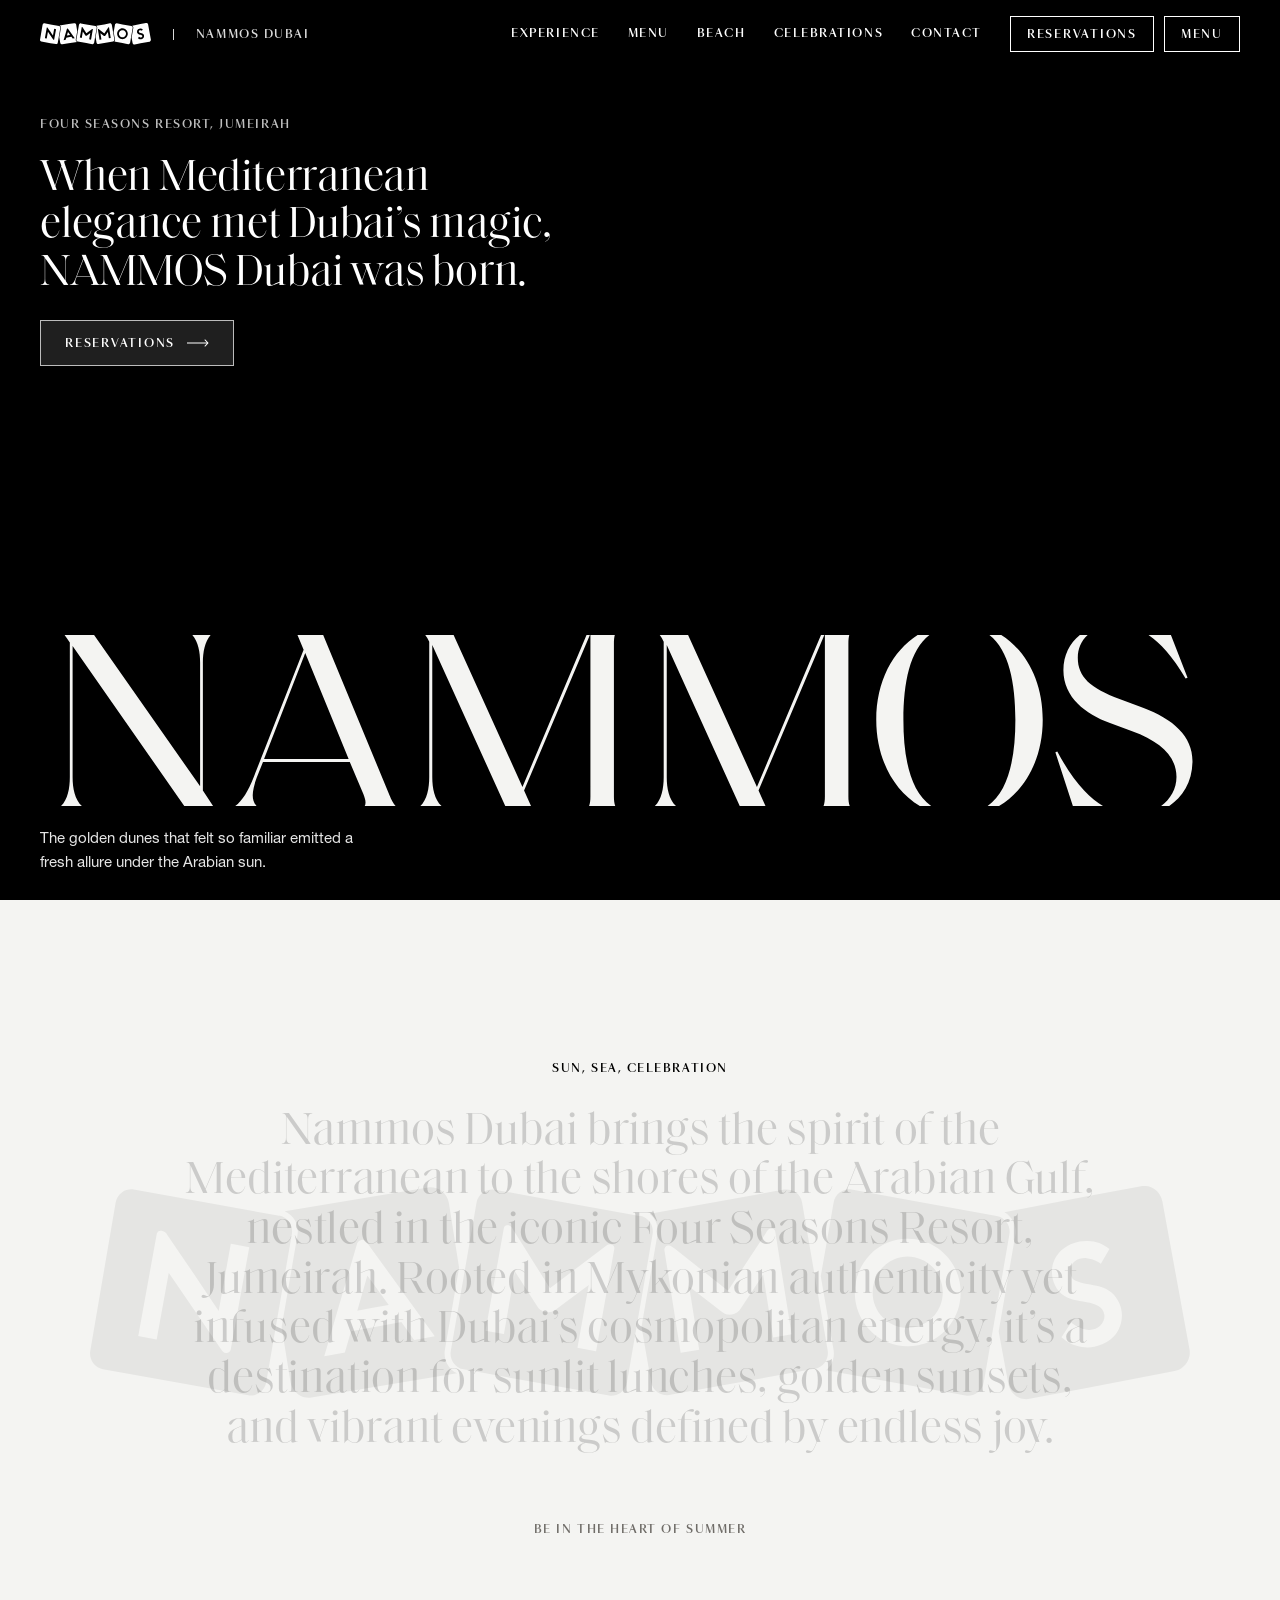
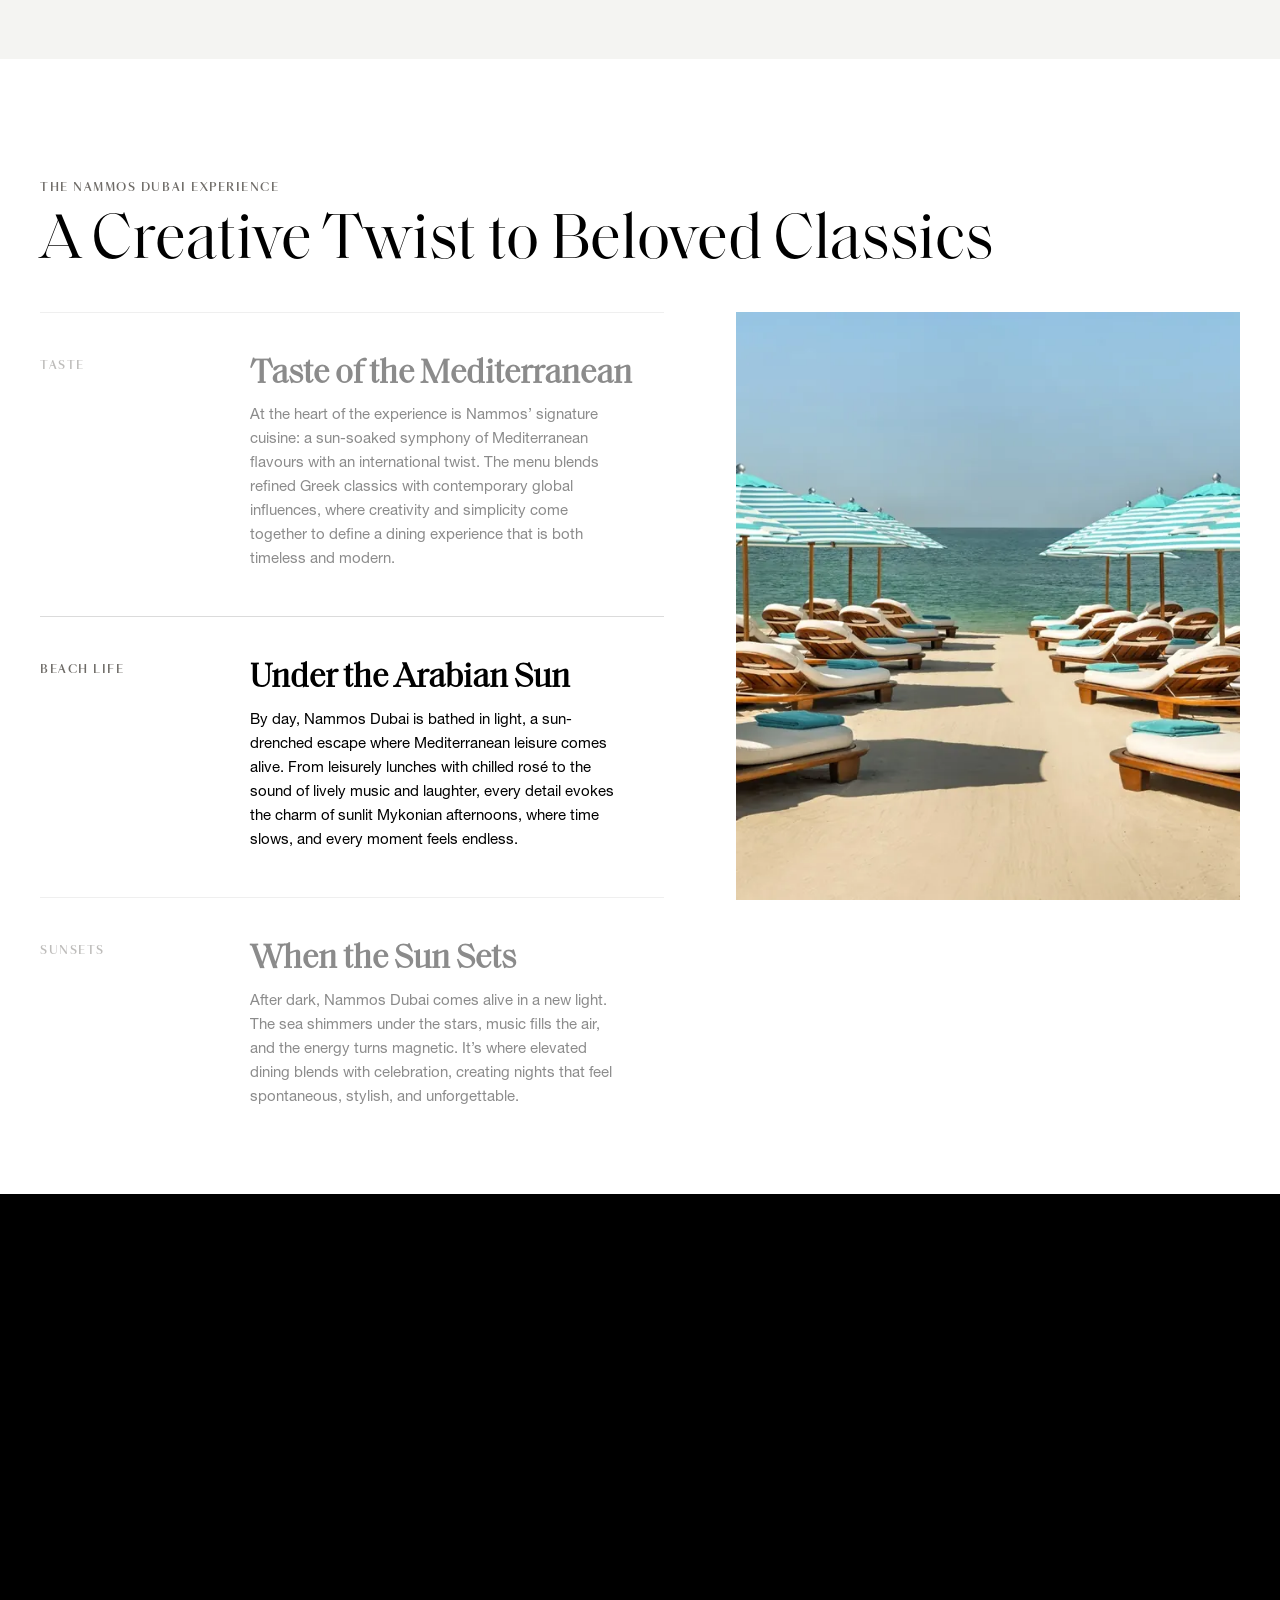
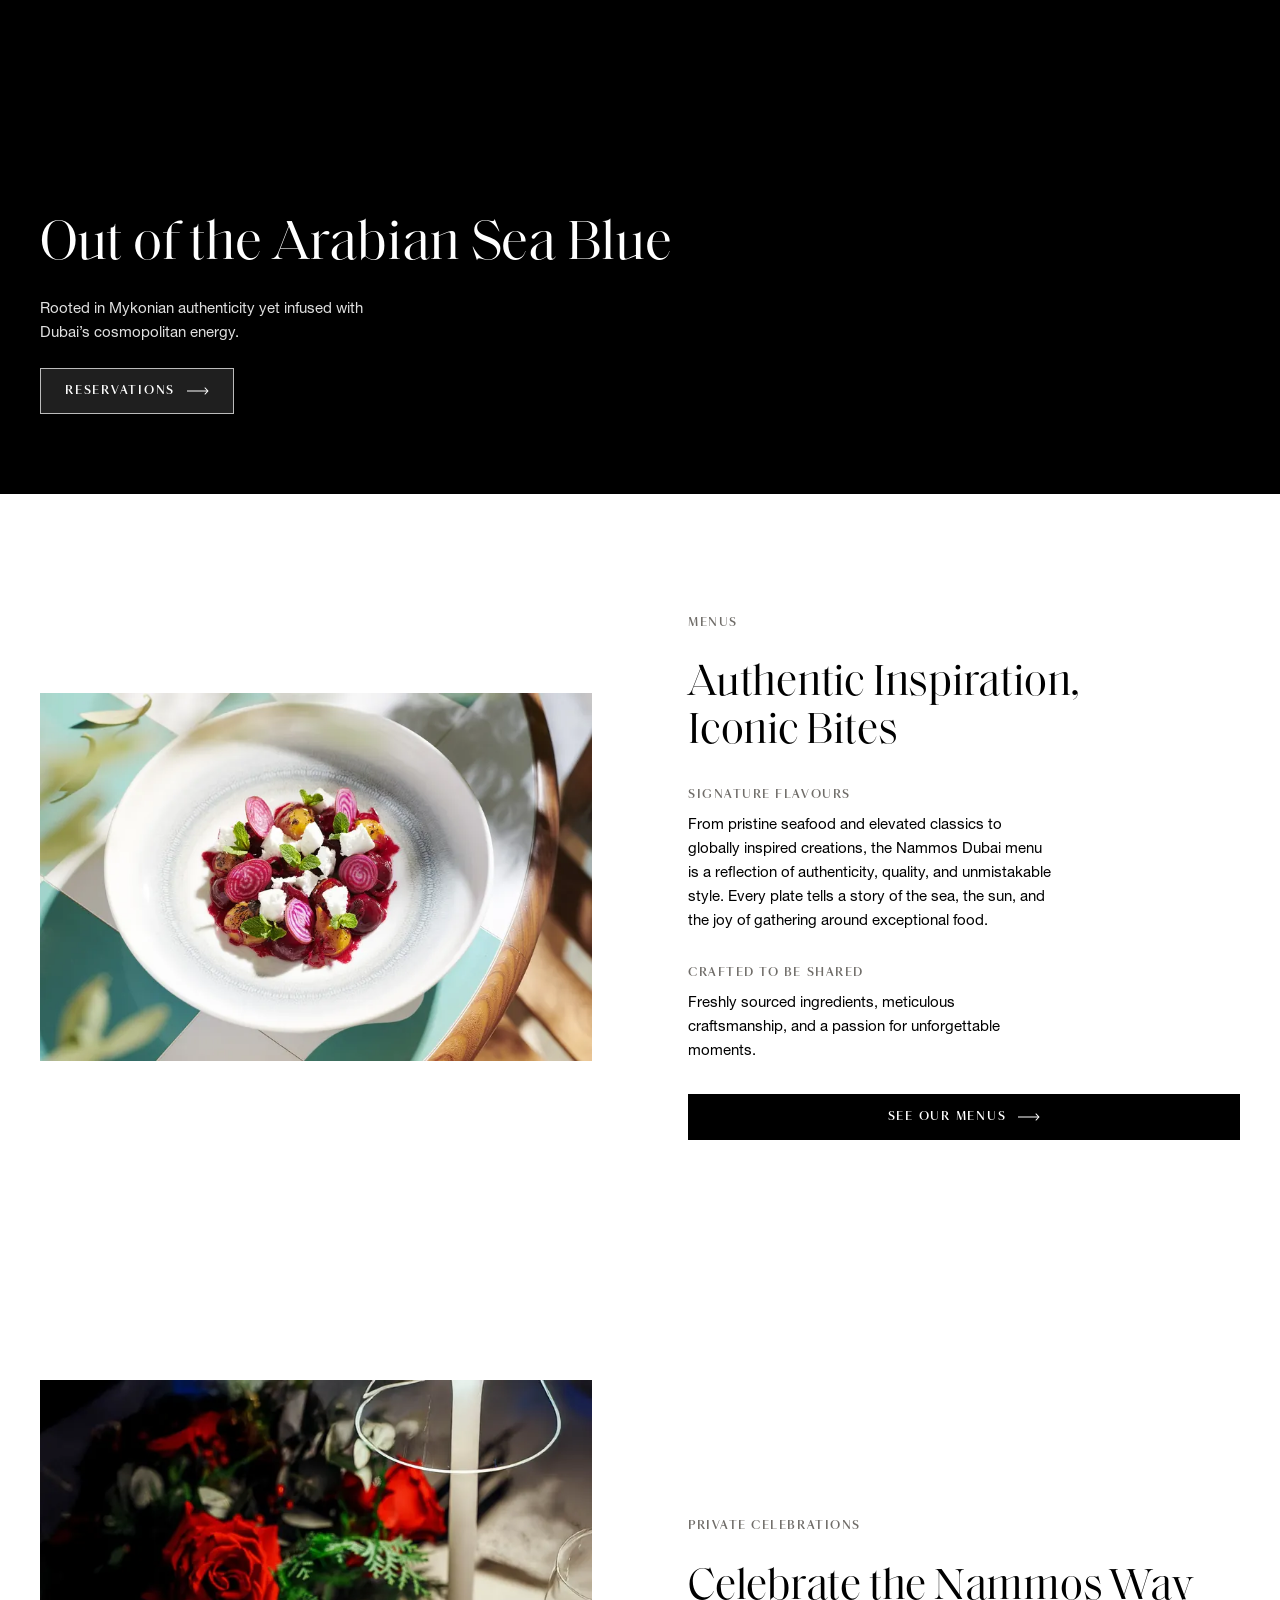
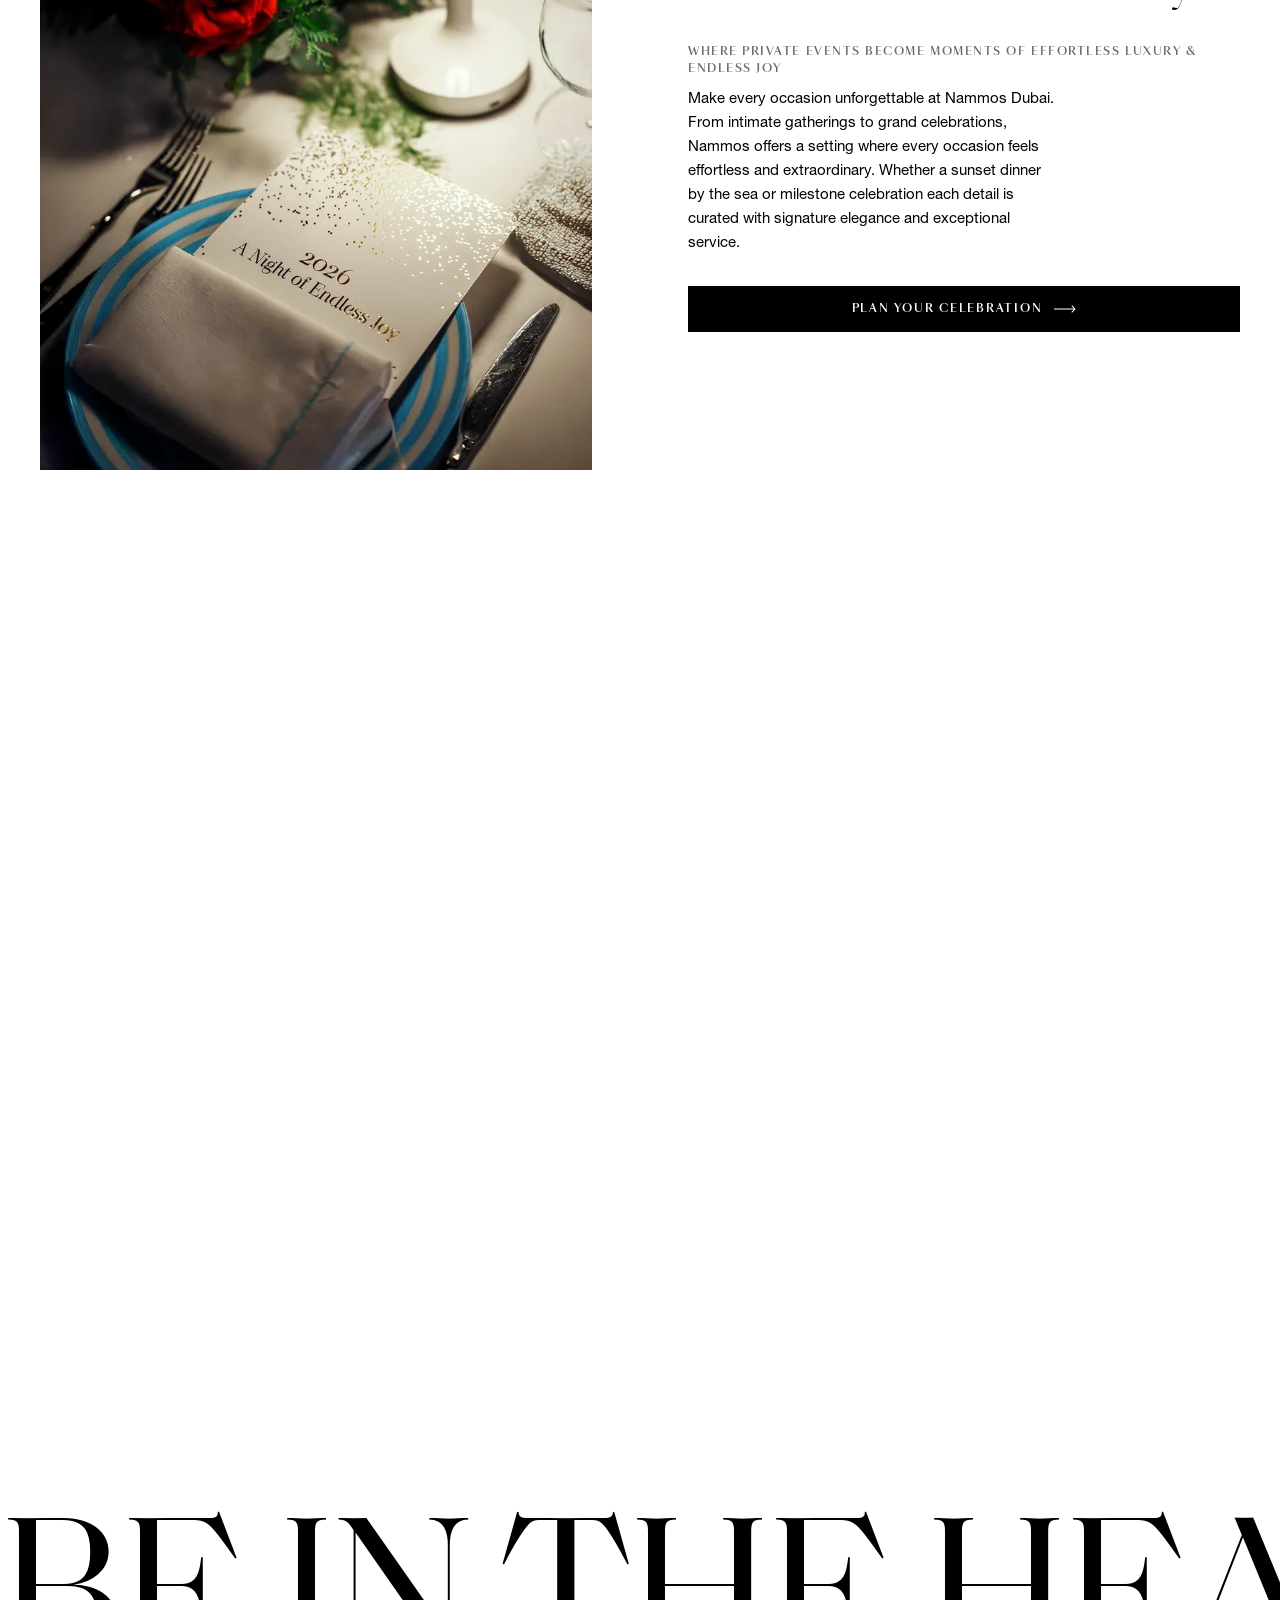
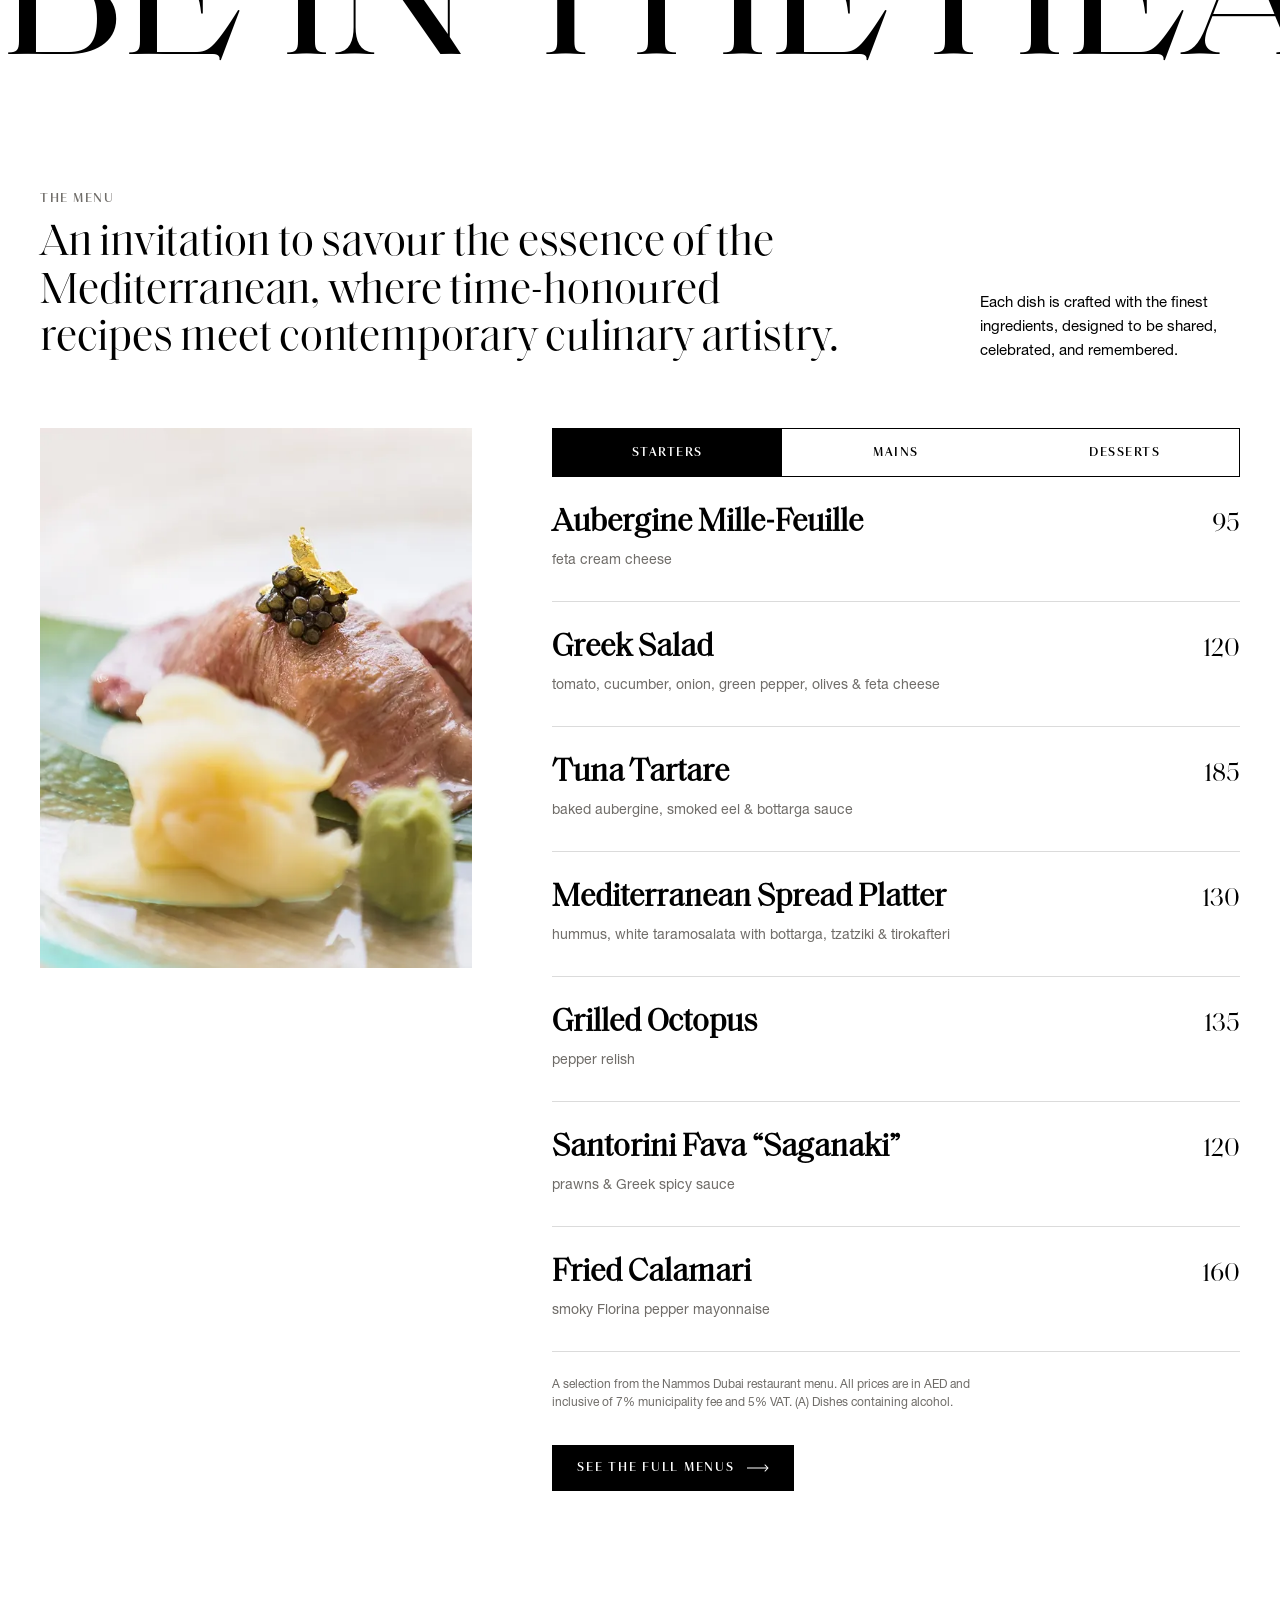
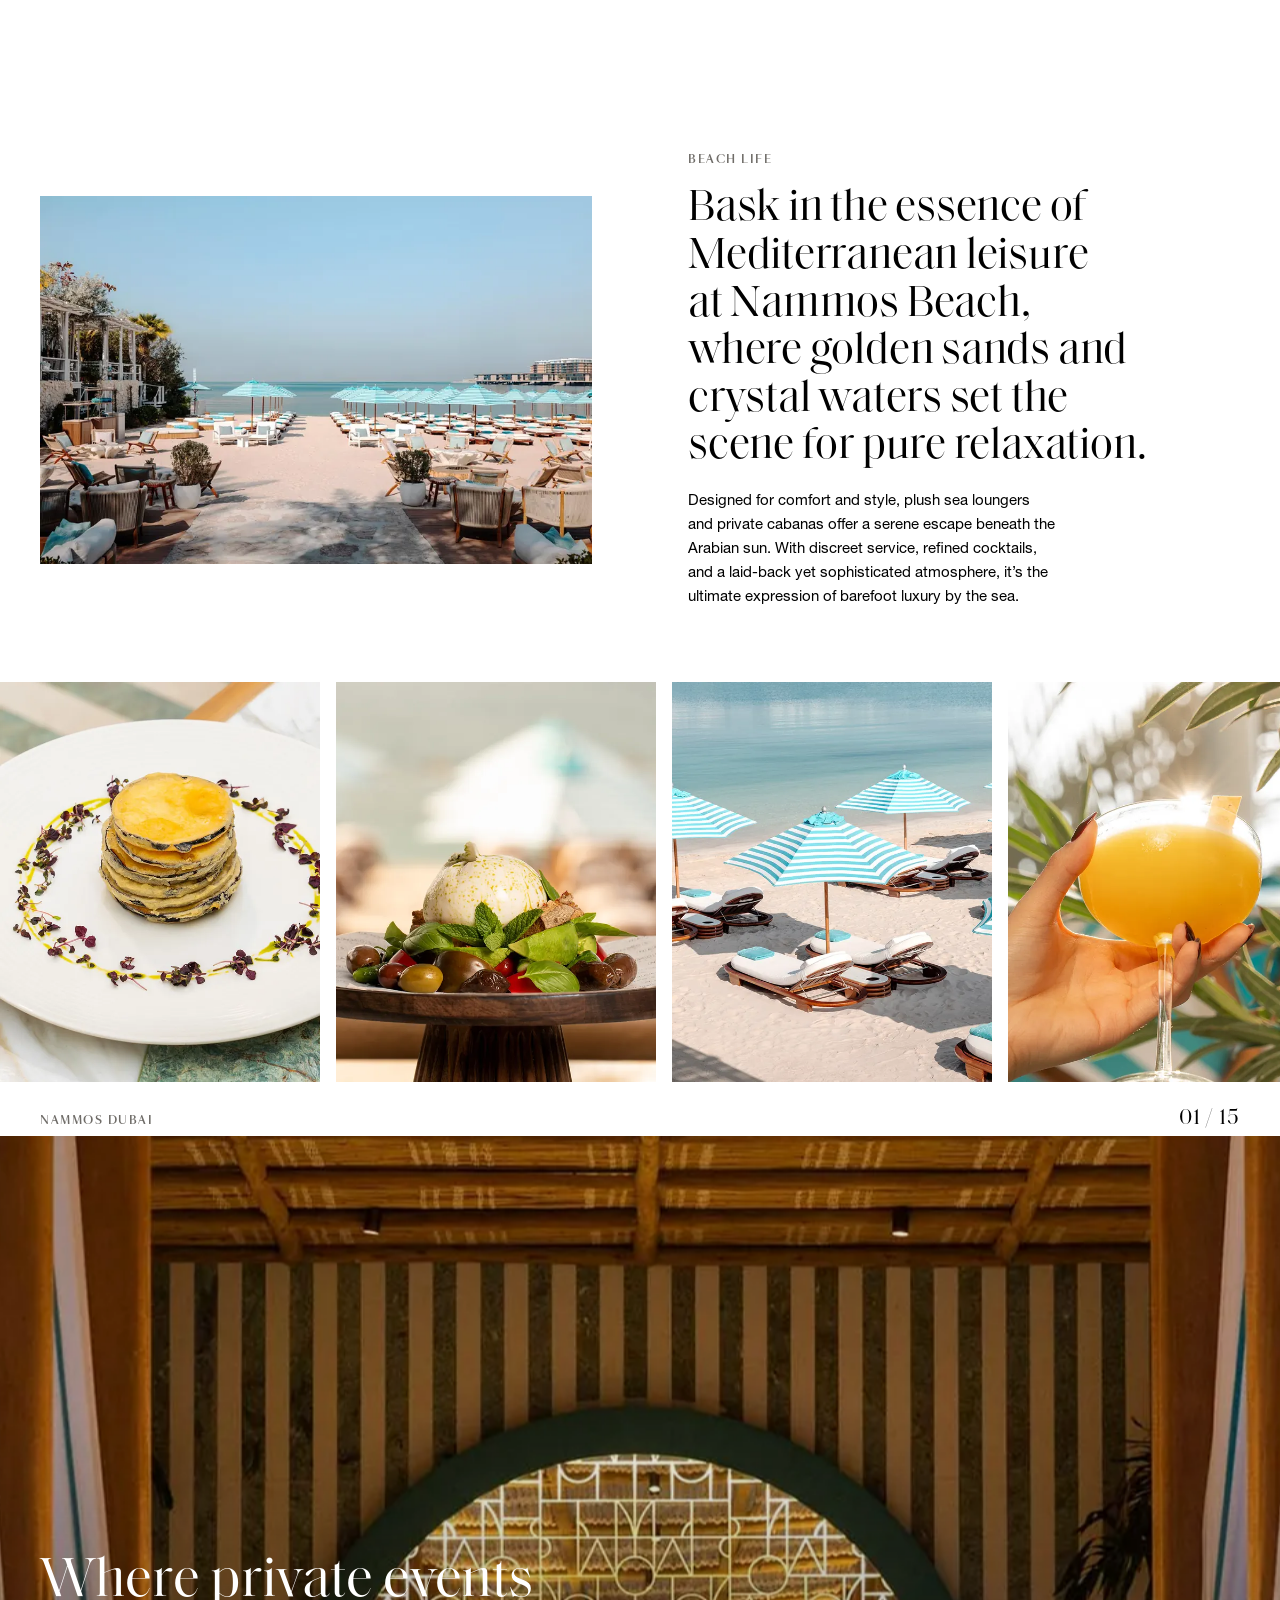
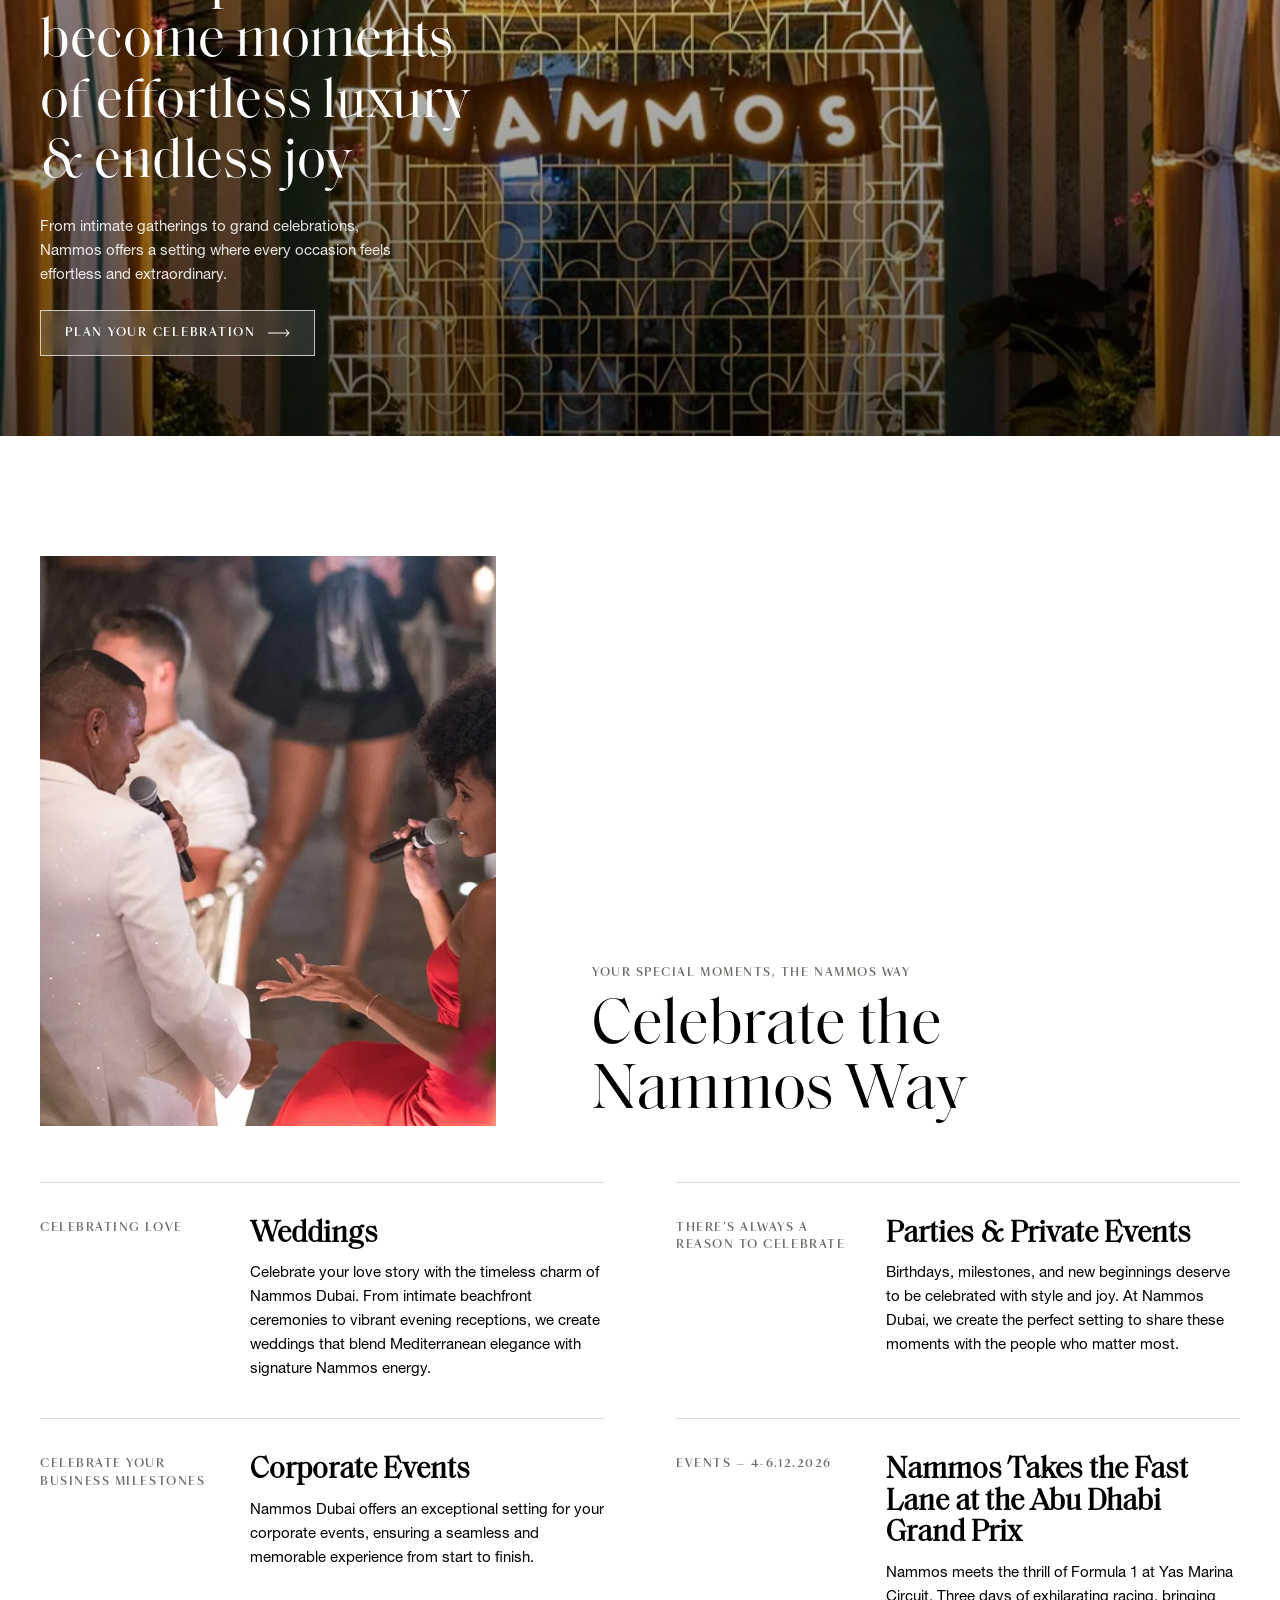
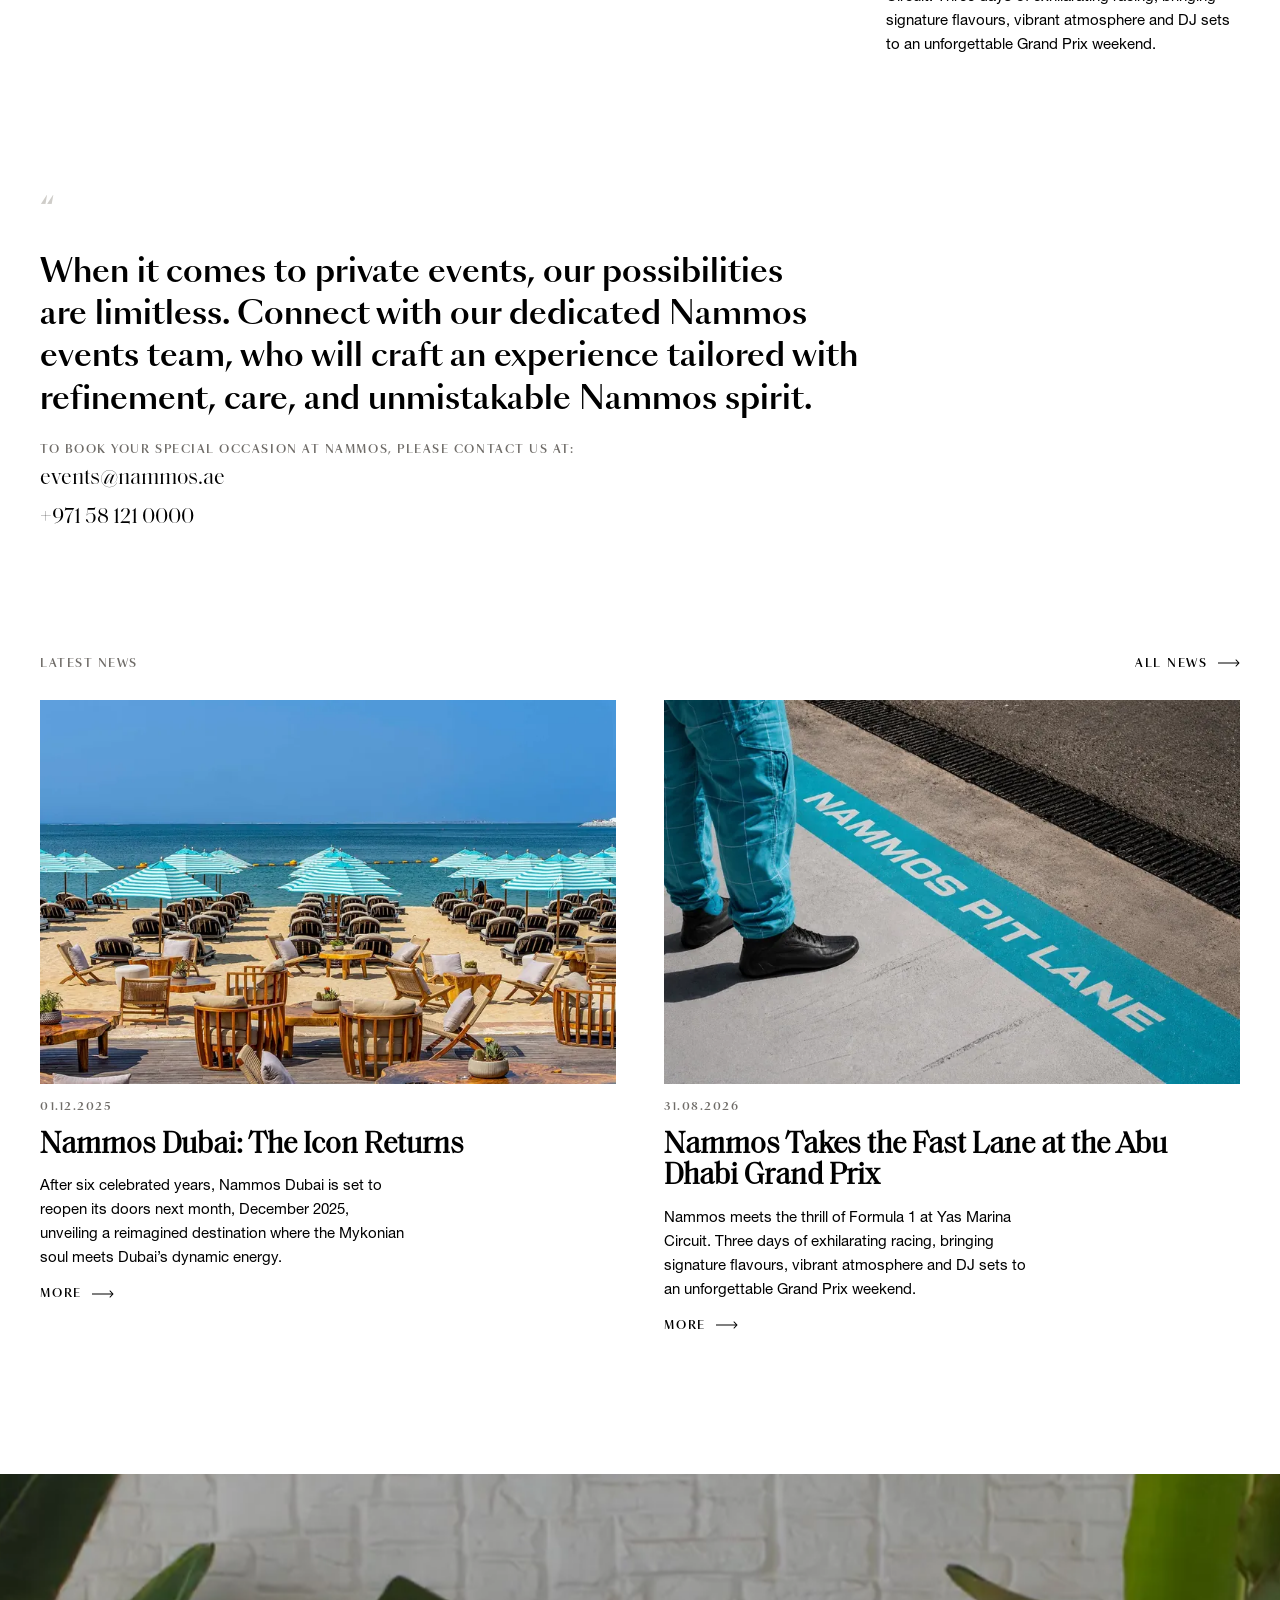
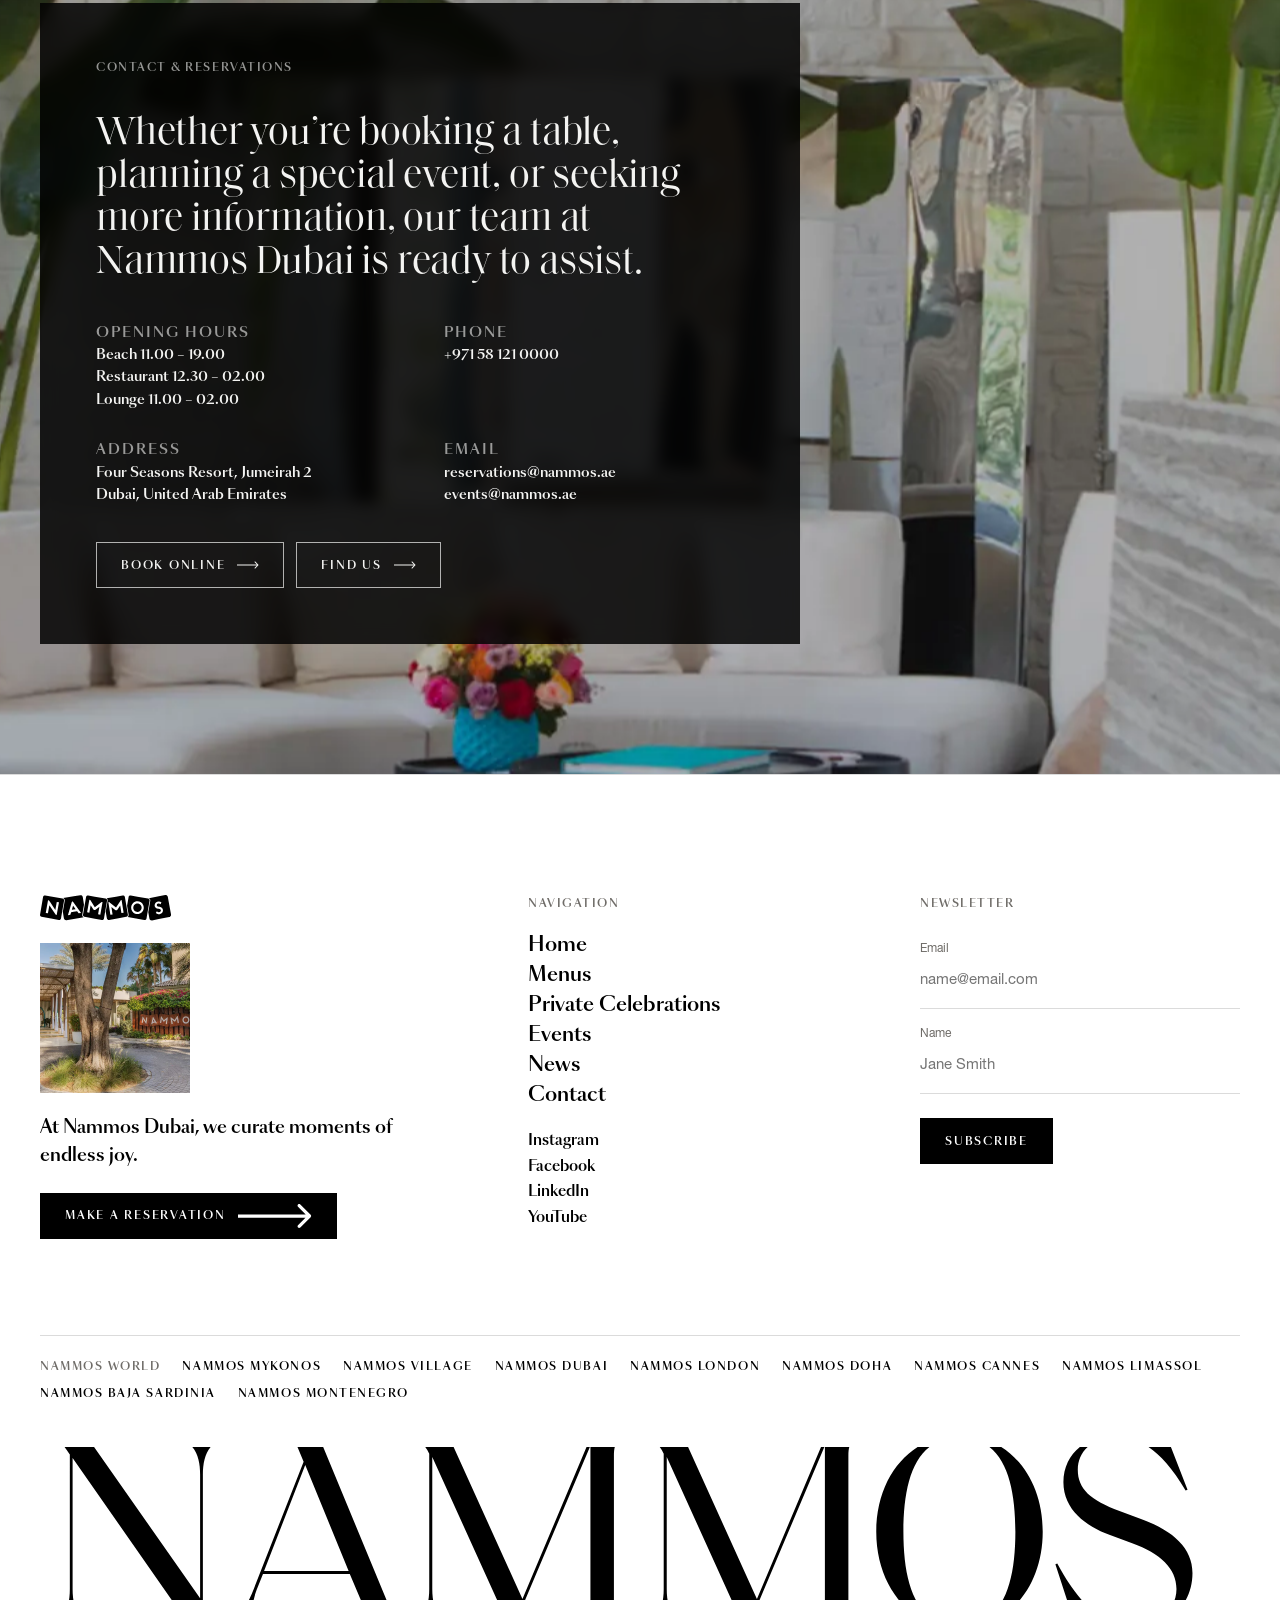
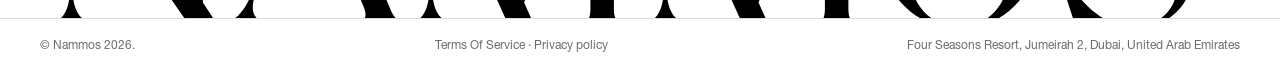
<file: index.html>
<!doctype html>
<html lang="en">
<head>
<meta charset="utf-8">
<meta name="viewport" content="width=device-width, initial-scale=1, viewport-fit=cover">
<meta name="theme-color" content="#000000">
<title>NAMMOS Dubai | Nammos</title>
<meta name="description" content="Nammos Dubai brings the spirit of the Mediterranean to the shores of the Arabian Gulf, nestled in the iconic Four Seasons Resort, Jumeirah.">
<meta name="robots" content="noindex, nofollow">
<link rel="canonical" href="https://florent-ui.github.io/nammos-dubai-v1/">
<meta property="og:type" content="website"><meta property="og:site_name" content="Nammos Dubai"><meta property="og:url" content="https://florent-ui.github.io/nammos-dubai-v1/">
<meta property="og:title" content="NAMMOS Dubai | Nammos"><meta property="og:description" content="Nammos Dubai brings the spirit of the Mediterranean to the shores of the Arabian Gulf, nestled in the iconic Four Seasons Resort, Jumeirah.">
<meta property="og:image" content="https://florent-ui.github.io/nammos-dubai-v1/assets/img/og-1200.jpg"><meta property="og:image:secure_url" content="https://florent-ui.github.io/nammos-dubai-v1/assets/img/og-1200.jpg"><meta property="og:image:type" content="image/jpeg"><meta property="og:image:width" content="1200"><meta property="og:image:height" content="630"><meta property="og:image:alt" content="Nammos Dubai, Four Seasons Resort Jumeirah">
<meta name="twitter:card" content="summary_large_image"><meta name="twitter:title" content="NAMMOS Dubai | Nammos"><meta name="twitter:description" content="Nammos Dubai brings the spirit of the Mediterranean to the shores of the Arabian Gulf, nestled in the iconic Four Seasons Resort, Jumeirah."><meta name="twitter:image" content="https://florent-ui.github.io/nammos-dubai-v1/assets/img/og-1200.jpg">
<link rel="icon" href="assets/img/favicon-32x32.png" sizes="32x32">
<link rel="preload" href="assets/fonts/SaolDisplay-Regular.woff2" as="font" type="font/woff2" crossorigin>
<link rel="preload" href="assets/fonts/SangBleuOGSans-Medium.woff2" as="font" type="font/woff2" crossorigin>
<link rel="stylesheet" href="assets/css/styles.css">
</head>
<body>

<header class="nav" id="top">
  <a class="nav__logo" href="index.html" aria-label="Nammos — home"><svg role="img" aria-label="Nammos" viewBox="0 0 121 24" fill="none" xmlns="http://www.w3.org/2000/svg">
<path d="M89.9344 15.6344C90.6989 15.6373 91.4471 15.4093 92.0841 14.9792C92.7211 14.5492 93.2184 13.9365 93.5129 13.2188C93.8074 12.501 93.8859 11.7105 93.7385 10.9473C93.591 10.1842 93.2243 9.48271 92.6847 8.93174C92.1451 8.38077 91.4569 8.0051 90.7073 7.85232C89.9577 7.69954 89.1803 7.77651 88.4738 8.07349C87.7672 8.37047 87.1631 8.87409 86.7381 9.52058C86.313 10.167 86.0862 10.9273 86.0862 11.7051C86.0849 12.2202 86.1835 12.7306 86.3763 13.207C86.5691 13.6833 86.8523 14.1163 87.2097 14.4813C87.5671 14.8462 87.9917 15.1359 88.4592 15.3338C88.9268 15.5316 89.4281 15.6338 89.9344 15.6344ZM32.864 13.1026L31.1281 10.7096L30.5071 9.84332L29.3968 13.7248L31.1281 13.4089L32.864 13.1026ZM20.8111 3.28161L11.4021 1.58734L4.82049 0.405175C4.37009 0.322924 3.90602 0.425932 3.53024 0.691568C3.15445 0.957203 2.89769 1.36374 2.81636 1.82186L0.0218861 18.1615C-0.0494947 18.612 0.055259 19.0731 0.313741 19.4461C0.572222 19.8191 0.963906 20.0743 1.40501 20.1573L11.4162 21.9616L17.4003 23.0337C17.6234 23.0728 17.8519 23.0666 18.0726 23.0155C18.2934 22.9644 18.502 22.8694 18.6865 22.7359C18.871 22.6025 19.0278 22.4332 19.1478 22.2379C19.2677 22.0426 19.3486 21.8251 19.3856 21.5979L22.2083 5.27741C22.2833 4.81932 22.1769 4.34968 21.9124 3.97118C21.6479 3.59269 21.2469 3.33615 20.797 3.25768L20.8111 3.28161ZM15.4809 17.9748C15.4653 18.064 15.4253 18.1469 15.3653 18.2138C15.3054 18.2807 15.228 18.329 15.1421 18.3529C14.7705 18.4678 14.587 18.1998 14.3988 17.9365L11.4115 13.5669L8.65937 9.54658L7.32799 16.8884L5.30976 16.5103L7.33269 5.33484C7.34283 5.26553 7.36779 5.19933 7.40583 5.14092C7.44387 5.08251 7.49405 5.0333 7.55283 4.99679C7.61161 4.96027 7.67756 4.93732 7.74601 4.92958C7.81446 4.92183 7.88375 4.92947 7.94898 4.95195C8.06164 4.97721 8.16755 5.02712 8.25935 5.09819C8.35115 5.16927 8.42664 5.25982 8.48059 5.36355C9.46854 6.79938 10.4423 8.2352 11.4115 9.67102C12.3288 11.0398 13.2415 12.4182 14.1542 13.7679L15.4903 6.36863L17.5132 6.74673L15.4809 17.9748ZM81.3817 19.8079C81.2663 19.9864 81.127 20.1475 80.9676 20.2865L89.9062 21.8946L96.2949 23.0481H96.3185C96.7673 23.1277 97.2289 23.0242 97.6032 22.7599C97.9775 22.4956 98.2343 22.0918 98.3179 21.6362L101.14 5.31569C101.216 4.86111 101.113 4.39455 100.853 4.01669C100.594 3.63883 100.198 3.37997 99.7528 3.29597L89.9203 1.52991L83.7762 0.405175C83.5531 0.366106 83.3246 0.372304 83.1039 0.423412C82.8832 0.47452 82.6745 0.569529 82.49 0.702973C82.3055 0.836416 82.1488 1.00566 82.0288 1.20097C81.9088 1.39628 81.828 1.61379 81.7909 1.841L80.3796 9.94862L81.7909 18.0418C81.8941 18.6659 81.754 19.3064 81.4005 19.827L81.3817 19.8079ZM89.9392 5.80387C91.0907 5.80103 92.2173 6.14584 93.1761 6.79465C94.135 7.44346 94.8831 8.3671 95.3257 9.44865C95.7683 10.5302 95.8856 11.721 95.6626 12.8704C95.4397 14.0198 94.8866 15.076 94.0733 15.9055C93.2599 16.7349 92.223 17.3002 91.0938 17.5298C89.9645 17.7594 88.7937 17.643 87.7295 17.1953C86.6653 16.7476 85.7556 15.9888 85.1155 15.0149C84.4755 14.041 84.1338 12.8958 84.1338 11.7242C84.1319 10.9474 84.2807 10.1779 84.5716 9.45971C84.8626 8.7415 85.2899 8.08873 85.8291 7.53878C86.3684 6.98883 87.009 6.55251 87.7143 6.25481C88.4195 5.95711 89.1756 5.80387 89.9392 5.80387ZM31.1281 22.1531L40.3865 20.6168C39.9137 20.3942 39.5259 20.0198 39.2828 19.5511C39.0397 19.0824 38.9547 18.5453 39.0411 18.0227L40.6029 9.00097L39.4786 1.88886C39.394 1.34826 39.1027 0.86365 38.6681 0.540834C38.2336 0.218018 37.6911 0.0832203 37.1592 0.165871L31.1281 1.16616L21.4038 2.77907C21.8987 2.9886 22.3084 3.36378 22.565 3.84248C22.8217 4.32119 22.9099 4.87471 22.8152 5.41142L21.0745 15.51L22.0484 21.5596C22.135 22.1004 22.4287 22.5842 22.8651 22.9053C23.3015 23.2264 23.8451 23.3586 24.3771 23.273L31.1281 22.1531ZM29.3404 6.49307C29.3592 6.36139 29.417 6.23866 29.5061 6.14121C29.5952 6.04375 29.7113 5.97617 29.839 5.94746C30.126 5.89481 30.3095 6.02403 30.493 6.29205L31.1281 7.15355L37.9214 16.5438L35.6585 16.9554L34.2472 14.9835L31.1469 15.5435L28.7147 15.9743L28.0278 18.329L25.7696 18.731L29.3404 6.49307ZM81.1605 18.1615L78.3378 1.84579C78.2618 1.3872 78.0101 0.978006 77.6379 0.707941C77.2657 0.437881 76.8035 0.329 76.3525 0.405175H76.3243L70.1802 1.51555L61.5615 3.06624C61.8935 3.33383 62.1483 3.68763 62.299 4.0903C62.4497 4.49296 62.4907 4.92955 62.4178 5.35398L60.663 15.4861L61.7168 21.5644C61.7544 21.7913 61.8356 22.0085 61.9558 22.2035C62.0759 22.3985 62.2326 22.5675 62.417 22.7008C62.6014 22.8341 62.8098 22.9292 63.0303 22.9806C63.2508 23.032 63.4791 23.0386 63.7021 23.0002L70.1049 21.8468L79.6974 20.1238C80.145 20.0561 80.5487 19.8128 80.8222 19.4461C81.0956 19.0793 81.2171 18.6182 81.1605 18.1615ZM75.1529 16.6778L74.052 9.73803L71.5775 13.4807C71.4705 13.6573 71.3272 13.8081 71.1575 13.923C70.9878 14.0378 70.7956 14.1139 70.5942 14.146C70.4568 14.1651 70.3176 14.1651 70.1802 14.146C69.9134 14.111 69.6628 13.9961 69.4604 13.8157L65.9038 11.0781L67.0094 18.0131L64.977 18.3434L63.1893 7.07697C63.1717 6.95963 63.2004 6.83995 63.2691 6.74403C63.3378 6.64811 63.4411 6.5837 63.5563 6.56486C63.8432 6.517 64.0267 6.68451 64.2996 6.8951L70.1802 11.5328L74.3249 5.23912C74.4707 4.96631 74.5883 4.73658 74.8847 4.6935C74.9416 4.68029 75.0007 4.67962 75.0579 4.69153C75.115 4.70345 75.1691 4.72767 75.2163 4.76257C75.2635 4.79748 75.3029 4.84226 75.3317 4.89391C75.3605 4.94556 75.3781 5.00288 75.3834 5.06203L77.1711 16.3284L75.1529 16.6778ZM117.964 1.68306C117.864 1.14825 117.562 0.67493 117.121 0.365805C116.681 0.0566804 116.138 -0.0633133 115.612 0.031861L109.665 1.14702L100.581 2.89394C101.012 3.13558 101.36 3.50735 101.576 3.95815C101.791 4.40894 101.864 4.91663 101.785 5.41142L99.9504 16.0125L101.018 21.7798C101.066 22.045 101.165 22.2981 101.31 22.5244C101.454 22.7507 101.641 22.9459 101.859 23.0988C102.077 23.2517 102.323 23.3593 102.583 23.4155C102.842 23.4717 103.11 23.4753 103.37 23.4262L109.651 22.2249L119.328 20.3583C119.59 20.3077 119.84 20.2051 120.064 20.0563C120.287 19.9074 120.479 19.7153 120.629 19.4909C120.78 19.2664 120.885 19.0141 120.939 18.7482C120.994 18.4823 120.996 18.2081 120.946 17.9413L117.964 1.68306ZM112.243 16.9075C111.721 17.3073 111.114 17.5773 110.472 17.6962C109.829 17.815 109.168 17.7793 108.541 17.592C107.924 17.3958 107.355 17.0697 106.871 16.6347L107.934 15.0218C107.976 15.0607 108.022 15.0959 108.07 15.1271C108.534 15.4946 109.083 15.7322 109.665 15.8163C109.983 15.8781 110.312 15.844 110.611 15.7182C110.91 15.5923 111.167 15.3802 111.349 15.108C111.453 14.9624 111.526 14.7965 111.563 14.6208C111.601 14.4451 111.602 14.2634 111.567 14.0871C111.532 13.9108 111.462 13.7438 111.361 13.5966C111.259 13.4494 111.129 13.3252 110.978 13.2318C110.568 13.0107 110.124 12.8618 109.665 12.7915C109.148 12.6958 108.602 12.6384 108.098 12.4948C107.894 12.432 107.693 12.3586 107.496 12.2746C107.035 12.0518 106.64 11.7094 106.35 11.2818C106.06 10.8541 105.886 10.3563 105.845 9.83854C105.591 7.46943 107.647 6.00967 109.674 6.04796C110.576 6.03394 111.451 6.35567 112.135 6.95253L111.194 8.56544C111.067 8.47244 110.933 8.38925 110.794 8.31656C110.612 8.21888 110.421 8.13722 110.225 8.07247C110.043 8.01007 109.856 7.96834 109.665 7.94804C108.635 7.8571 107.656 8.42664 107.873 9.69495C107.897 9.85636 107.956 10.0101 108.047 10.1448C108.144 10.2724 108.27 10.3742 108.414 10.4416C108.814 10.6148 109.235 10.7355 109.665 10.8005C110.606 10.9824 111.547 11.0637 112.361 11.7242C112.731 12.0472 113.026 12.4498 113.224 12.9029C113.423 13.356 113.52 13.8483 113.509 14.3442C113.497 14.8402 113.378 15.3274 113.159 15.7706C112.94 16.2139 112.627 16.6022 112.243 16.9075ZM60.4607 3.30075L50.5812 1.51555L44.5124 0.409961C44.0672 0.333947 43.6104 0.437358 43.2389 0.698263C42.8674 0.959167 42.6104 1.35704 42.5224 1.8075L39.6809 18.1615C39.6431 18.3884 39.6497 18.6206 39.7002 18.845C39.7507 19.0693 39.8441 19.2813 39.9752 19.4689C40.1063 19.6564 40.2724 19.8159 40.464 19.9381C40.6557 20.0603 40.8692 20.1429 41.0922 20.1812L50.6189 21.8994L57.0876 23.0577C57.5373 23.1338 57.9983 23.0255 58.3696 22.7563C58.7409 22.4871 58.9921 22.0792 59.0682 21.6218L61.8909 5.30134C61.9676 4.84659 61.8649 4.37939 61.6051 4.00122C61.3452 3.62305 60.9492 3.36446 60.503 3.28161L60.4607 3.30075ZM55.6668 18.1854L53.625 17.8073L54.8623 10.8867L51.2728 13.5669C51.0805 13.7358 50.8429 13.8425 50.5906 13.8732C50.4355 13.9061 50.2753 13.9061 50.1202 13.8732C49.9232 13.8408 49.7362 13.7632 49.5731 13.6463C49.4101 13.5294 49.2754 13.3762 49.1793 13.1983L46.7329 9.39822L45.5286 16.2997L43.5103 15.9216L45.5192 4.68872C45.5261 4.62919 45.5454 4.57184 45.5758 4.52051C45.6062 4.46918 45.6471 4.42505 45.6956 4.39107C45.7442 4.35709 45.7993 4.33405 45.8573 4.32347C45.9153 4.3129 45.9748 4.31504 46.032 4.32976C46.3236 4.3872 46.4271 4.60735 46.5777 4.88973L50.5953 11.26L56.5701 6.74673C56.857 6.54572 57.0405 6.38299 57.3181 6.44042C57.3752 6.44824 57.43 6.4681 57.4791 6.49872C57.5283 6.52935 57.5705 6.57006 57.6033 6.61826C57.6361 6.66646 57.6586 6.72109 57.6694 6.77864C57.6803 6.8362 57.6792 6.89543 57.6662 6.95253L55.6668 18.1854Z" fill="currentColor"/>
</svg></a>
  <p class="nav__center label">Nammos Dubai</p>
  <div class="nav__right">
    <nav class="nav__links label" aria-label="Sections"><a href="#experience">Experience</a><a href="#menu">Menu</a><a href="#beach">Beach</a><a href="#celebrations">Celebrations</a><a href="#contact">Contact</a></nav>
    <a class="btn btn--small nav__res" href="https://www.sevenrooms.com/explore/nammosdubai/reservations/create/search" target="_blank" rel="noopener">Reservations</a>
    <button class="btn btn--small" type="button" data-menu-open aria-expanded="false" aria-controls="menu">Menu</button>
  </div>
</header>
<div class="overlay" id="menu">
  <div class="overlay__bar"><a href="index.html" aria-label="Nammos — home"><svg role="img" aria-label="Nammos" viewBox="0 0 121 24" fill="none" xmlns="http://www.w3.org/2000/svg">
<path d="M89.9344 15.6344C90.6989 15.6373 91.4471 15.4093 92.0841 14.9792C92.7211 14.5492 93.2184 13.9365 93.5129 13.2188C93.8074 12.501 93.8859 11.7105 93.7385 10.9473C93.591 10.1842 93.2243 9.48271 92.6847 8.93174C92.1451 8.38077 91.4569 8.0051 90.7073 7.85232C89.9577 7.69954 89.1803 7.77651 88.4738 8.07349C87.7672 8.37047 87.1631 8.87409 86.7381 9.52058C86.313 10.167 86.0862 10.9273 86.0862 11.7051C86.0849 12.2202 86.1835 12.7306 86.3763 13.207C86.5691 13.6833 86.8523 14.1163 87.2097 14.4813C87.5671 14.8462 87.9917 15.1359 88.4592 15.3338C88.9268 15.5316 89.4281 15.6338 89.9344 15.6344ZM32.864 13.1026L31.1281 10.7096L30.5071 9.84332L29.3968 13.7248L31.1281 13.4089L32.864 13.1026ZM20.8111 3.28161L11.4021 1.58734L4.82049 0.405175C4.37009 0.322924 3.90602 0.425932 3.53024 0.691568C3.15445 0.957203 2.89769 1.36374 2.81636 1.82186L0.0218861 18.1615C-0.0494947 18.612 0.055259 19.0731 0.313741 19.4461C0.572222 19.8191 0.963906 20.0743 1.40501 20.1573L11.4162 21.9616L17.4003 23.0337C17.6234 23.0728 17.8519 23.0666 18.0726 23.0155C18.2934 22.9644 18.502 22.8694 18.6865 22.7359C18.871 22.6025 19.0278 22.4332 19.1478 22.2379C19.2677 22.0426 19.3486 21.8251 19.3856 21.5979L22.2083 5.27741C22.2833 4.81932 22.1769 4.34968 21.9124 3.97118C21.6479 3.59269 21.2469 3.33615 20.797 3.25768L20.8111 3.28161ZM15.4809 17.9748C15.4653 18.064 15.4253 18.1469 15.3653 18.2138C15.3054 18.2807 15.228 18.329 15.1421 18.3529C14.7705 18.4678 14.587 18.1998 14.3988 17.9365L11.4115 13.5669L8.65937 9.54658L7.32799 16.8884L5.30976 16.5103L7.33269 5.33484C7.34283 5.26553 7.36779 5.19933 7.40583 5.14092C7.44387 5.08251 7.49405 5.0333 7.55283 4.99679C7.61161 4.96027 7.67756 4.93732 7.74601 4.92958C7.81446 4.92183 7.88375 4.92947 7.94898 4.95195C8.06164 4.97721 8.16755 5.02712 8.25935 5.09819C8.35115 5.16927 8.42664 5.25982 8.48059 5.36355C9.46854 6.79938 10.4423 8.2352 11.4115 9.67102C12.3288 11.0398 13.2415 12.4182 14.1542 13.7679L15.4903 6.36863L17.5132 6.74673L15.4809 17.9748ZM81.3817 19.8079C81.2663 19.9864 81.127 20.1475 80.9676 20.2865L89.9062 21.8946L96.2949 23.0481H96.3185C96.7673 23.1277 97.2289 23.0242 97.6032 22.7599C97.9775 22.4956 98.2343 22.0918 98.3179 21.6362L101.14 5.31569C101.216 4.86111 101.113 4.39455 100.853 4.01669C100.594 3.63883 100.198 3.37997 99.7528 3.29597L89.9203 1.52991L83.7762 0.405175C83.5531 0.366106 83.3246 0.372304 83.1039 0.423412C82.8832 0.47452 82.6745 0.569529 82.49 0.702973C82.3055 0.836416 82.1488 1.00566 82.0288 1.20097C81.9088 1.39628 81.828 1.61379 81.7909 1.841L80.3796 9.94862L81.7909 18.0418C81.8941 18.6659 81.754 19.3064 81.4005 19.827L81.3817 19.8079ZM89.9392 5.80387C91.0907 5.80103 92.2173 6.14584 93.1761 6.79465C94.135 7.44346 94.8831 8.3671 95.3257 9.44865C95.7683 10.5302 95.8856 11.721 95.6626 12.8704C95.4397 14.0198 94.8866 15.076 94.0733 15.9055C93.2599 16.7349 92.223 17.3002 91.0938 17.5298C89.9645 17.7594 88.7937 17.643 87.7295 17.1953C86.6653 16.7476 85.7556 15.9888 85.1155 15.0149C84.4755 14.041 84.1338 12.8958 84.1338 11.7242C84.1319 10.9474 84.2807 10.1779 84.5716 9.45971C84.8626 8.7415 85.2899 8.08873 85.8291 7.53878C86.3684 6.98883 87.009 6.55251 87.7143 6.25481C88.4195 5.95711 89.1756 5.80387 89.9392 5.80387ZM31.1281 22.1531L40.3865 20.6168C39.9137 20.3942 39.5259 20.0198 39.2828 19.5511C39.0397 19.0824 38.9547 18.5453 39.0411 18.0227L40.6029 9.00097L39.4786 1.88886C39.394 1.34826 39.1027 0.86365 38.6681 0.540834C38.2336 0.218018 37.6911 0.0832203 37.1592 0.165871L31.1281 1.16616L21.4038 2.77907C21.8987 2.9886 22.3084 3.36378 22.565 3.84248C22.8217 4.32119 22.9099 4.87471 22.8152 5.41142L21.0745 15.51L22.0484 21.5596C22.135 22.1004 22.4287 22.5842 22.8651 22.9053C23.3015 23.2264 23.8451 23.3586 24.3771 23.273L31.1281 22.1531ZM29.3404 6.49307C29.3592 6.36139 29.417 6.23866 29.5061 6.14121C29.5952 6.04375 29.7113 5.97617 29.839 5.94746C30.126 5.89481 30.3095 6.02403 30.493 6.29205L31.1281 7.15355L37.9214 16.5438L35.6585 16.9554L34.2472 14.9835L31.1469 15.5435L28.7147 15.9743L28.0278 18.329L25.7696 18.731L29.3404 6.49307ZM81.1605 18.1615L78.3378 1.84579C78.2618 1.3872 78.0101 0.978006 77.6379 0.707941C77.2657 0.437881 76.8035 0.329 76.3525 0.405175H76.3243L70.1802 1.51555L61.5615 3.06624C61.8935 3.33383 62.1483 3.68763 62.299 4.0903C62.4497 4.49296 62.4907 4.92955 62.4178 5.35398L60.663 15.4861L61.7168 21.5644C61.7544 21.7913 61.8356 22.0085 61.9558 22.2035C62.0759 22.3985 62.2326 22.5675 62.417 22.7008C62.6014 22.8341 62.8098 22.9292 63.0303 22.9806C63.2508 23.032 63.4791 23.0386 63.7021 23.0002L70.1049 21.8468L79.6974 20.1238C80.145 20.0561 80.5487 19.8128 80.8222 19.4461C81.0956 19.0793 81.2171 18.6182 81.1605 18.1615ZM75.1529 16.6778L74.052 9.73803L71.5775 13.4807C71.4705 13.6573 71.3272 13.8081 71.1575 13.923C70.9878 14.0378 70.7956 14.1139 70.5942 14.146C70.4568 14.1651 70.3176 14.1651 70.1802 14.146C69.9134 14.111 69.6628 13.9961 69.4604 13.8157L65.9038 11.0781L67.0094 18.0131L64.977 18.3434L63.1893 7.07697C63.1717 6.95963 63.2004 6.83995 63.2691 6.74403C63.3378 6.64811 63.4411 6.5837 63.5563 6.56486C63.8432 6.517 64.0267 6.68451 64.2996 6.8951L70.1802 11.5328L74.3249 5.23912C74.4707 4.96631 74.5883 4.73658 74.8847 4.6935C74.9416 4.68029 75.0007 4.67962 75.0579 4.69153C75.115 4.70345 75.1691 4.72767 75.2163 4.76257C75.2635 4.79748 75.3029 4.84226 75.3317 4.89391C75.3605 4.94556 75.3781 5.00288 75.3834 5.06203L77.1711 16.3284L75.1529 16.6778ZM117.964 1.68306C117.864 1.14825 117.562 0.67493 117.121 0.365805C116.681 0.0566804 116.138 -0.0633133 115.612 0.031861L109.665 1.14702L100.581 2.89394C101.012 3.13558 101.36 3.50735 101.576 3.95815C101.791 4.40894 101.864 4.91663 101.785 5.41142L99.9504 16.0125L101.018 21.7798C101.066 22.045 101.165 22.2981 101.31 22.5244C101.454 22.7507 101.641 22.9459 101.859 23.0988C102.077 23.2517 102.323 23.3593 102.583 23.4155C102.842 23.4717 103.11 23.4753 103.37 23.4262L109.651 22.2249L119.328 20.3583C119.59 20.3077 119.84 20.2051 120.064 20.0563C120.287 19.9074 120.479 19.7153 120.629 19.4909C120.78 19.2664 120.885 19.0141 120.939 18.7482C120.994 18.4823 120.996 18.2081 120.946 17.9413L117.964 1.68306ZM112.243 16.9075C111.721 17.3073 111.114 17.5773 110.472 17.6962C109.829 17.815 109.168 17.7793 108.541 17.592C107.924 17.3958 107.355 17.0697 106.871 16.6347L107.934 15.0218C107.976 15.0607 108.022 15.0959 108.07 15.1271C108.534 15.4946 109.083 15.7322 109.665 15.8163C109.983 15.8781 110.312 15.844 110.611 15.7182C110.91 15.5923 111.167 15.3802 111.349 15.108C111.453 14.9624 111.526 14.7965 111.563 14.6208C111.601 14.4451 111.602 14.2634 111.567 14.0871C111.532 13.9108 111.462 13.7438 111.361 13.5966C111.259 13.4494 111.129 13.3252 110.978 13.2318C110.568 13.0107 110.124 12.8618 109.665 12.7915C109.148 12.6958 108.602 12.6384 108.098 12.4948C107.894 12.432 107.693 12.3586 107.496 12.2746C107.035 12.0518 106.64 11.7094 106.35 11.2818C106.06 10.8541 105.886 10.3563 105.845 9.83854C105.591 7.46943 107.647 6.00967 109.674 6.04796C110.576 6.03394 111.451 6.35567 112.135 6.95253L111.194 8.56544C111.067 8.47244 110.933 8.38925 110.794 8.31656C110.612 8.21888 110.421 8.13722 110.225 8.07247C110.043 8.01007 109.856 7.96834 109.665 7.94804C108.635 7.8571 107.656 8.42664 107.873 9.69495C107.897 9.85636 107.956 10.0101 108.047 10.1448C108.144 10.2724 108.27 10.3742 108.414 10.4416C108.814 10.6148 109.235 10.7355 109.665 10.8005C110.606 10.9824 111.547 11.0637 112.361 11.7242C112.731 12.0472 113.026 12.4498 113.224 12.9029C113.423 13.356 113.52 13.8483 113.509 14.3442C113.497 14.8402 113.378 15.3274 113.159 15.7706C112.94 16.2139 112.627 16.6022 112.243 16.9075ZM60.4607 3.30075L50.5812 1.51555L44.5124 0.409961C44.0672 0.333947 43.6104 0.437358 43.2389 0.698263C42.8674 0.959167 42.6104 1.35704 42.5224 1.8075L39.6809 18.1615C39.6431 18.3884 39.6497 18.6206 39.7002 18.845C39.7507 19.0693 39.8441 19.2813 39.9752 19.4689C40.1063 19.6564 40.2724 19.8159 40.464 19.9381C40.6557 20.0603 40.8692 20.1429 41.0922 20.1812L50.6189 21.8994L57.0876 23.0577C57.5373 23.1338 57.9983 23.0255 58.3696 22.7563C58.7409 22.4871 58.9921 22.0792 59.0682 21.6218L61.8909 5.30134C61.9676 4.84659 61.8649 4.37939 61.6051 4.00122C61.3452 3.62305 60.9492 3.36446 60.503 3.28161L60.4607 3.30075ZM55.6668 18.1854L53.625 17.8073L54.8623 10.8867L51.2728 13.5669C51.0805 13.7358 50.8429 13.8425 50.5906 13.8732C50.4355 13.9061 50.2753 13.9061 50.1202 13.8732C49.9232 13.8408 49.7362 13.7632 49.5731 13.6463C49.4101 13.5294 49.2754 13.3762 49.1793 13.1983L46.7329 9.39822L45.5286 16.2997L43.5103 15.9216L45.5192 4.68872C45.5261 4.62919 45.5454 4.57184 45.5758 4.52051C45.6062 4.46918 45.6471 4.42505 45.6956 4.39107C45.7442 4.35709 45.7993 4.33405 45.8573 4.32347C45.9153 4.3129 45.9748 4.31504 46.032 4.32976C46.3236 4.3872 46.4271 4.60735 46.5777 4.88973L50.5953 11.26L56.5701 6.74673C56.857 6.54572 57.0405 6.38299 57.3181 6.44042C57.3752 6.44824 57.43 6.4681 57.4791 6.49872C57.5283 6.52935 57.5705 6.57006 57.6033 6.61826C57.6361 6.66646 57.6586 6.72109 57.6694 6.77864C57.6803 6.8362 57.6792 6.89543 57.6662 6.95253L55.6668 18.1854Z" fill="currentColor"/>
</svg></a><button class="btn btn--small btn--light" type="button" data-menu-close>Close</button></div>
  <nav class="overlay__links" aria-label="Main menu"><a href="index.html">Home</a><a href="menus.html">Menus</a><a href="private-celebrations.html">Private Celebrations</a><a href="https://www.nammos.com/events" target=_blank rel=noopener>Events</a><a href="https://www.nammos.com/news" target=_blank rel=noopener>News</a><a href="contact.html">Contact</a></nav>
  <div class="overlay__foot">
    <a class="btn btn--light" href="https://www.sevenrooms.com/explore/nammosdubai/reservations/create/search" target="_blank" rel="noopener">Reservations<svg class="arrow" aria-hidden="true" focusable="false" viewBox="0 0 23 8" fill="none" xmlns="http://www.w3.org/2000/svg">
<path d="M22.3536 4.35355C22.5488 4.15829 22.5488 3.84171 22.3536 3.64645L19.1716 0.464466C18.9763 0.269204 18.6597 0.269204 18.4645 0.464466C18.2692 0.659728 18.2692 0.976311 18.4645 1.17157L21.2929 4L18.4645 6.82843C18.2692 7.02369 18.2692 7.34027 18.4645 7.53553C18.6597 7.7308 18.9763 7.7308 19.1716 7.53553L22.3536 4.35355ZM0 4.5H22V3.5H0V4.5Z" fill="currentColor"/>
</svg></a>
    <div class="overlay__socials label"><a href="https://instagram.com/nammos.dubai" target="_blank" rel="noopener">Instagram</a><a href="https://www.facebook.com/NAMMOSDubai" target="_blank" rel="noopener">Facebook</a><a href="https://www.linkedin.com/company/nammos-world" target="_blank" rel="noopener">LinkedIn</a><a href="https://www.youtube.com/user/nammosmykonos" target="_blank" rel="noopener">YouTube</a></div>
    <p class="overlay__meta label">Four Seasons Resort, Jumeirah 2 · Dubai, United Arab Emirates</p>
  </div>
</div>
<main>
<section class="hero">
  <div class="hero__media" data-parallax><picture><source media="(min-width: 800px)" srcset="assets/img/hero-d-1440.webp 1440w, assets/img/hero-d-1620.webp 1620w" sizes="100vw"><img src="assets/img/hero-m-780.webp" srcset="assets/img/hero-m-780.webp 780w, assets/img/hero-m-864.webp 864w" sizes="100vw" width="780" height="975" alt="The striped entrance of Nammos Dubai at Four Seasons Resort, Jumeirah" fetchpriority="high" decoding="async"></picture></div>
  <div class="hero__top rv-group">
    <p class="label rv">Four Seasons Resort, Jumeirah</p>
    <h1 class="statement rv">When Mediterranean elegance met Dubai’s magic, NAMMOS Dubai was born.</h1>
    <a class="btn btn--glass rv" href="https://www.sevenrooms.com/explore/nammosdubai/reservations/create/search" target="_blank" rel="noopener">Reservations<svg class="arrow" aria-hidden="true" focusable="false" viewBox="0 0 23 8" fill="none" xmlns="http://www.w3.org/2000/svg">
<path d="M22.3536 4.35355C22.5488 4.15829 22.5488 3.84171 22.3536 3.64645L19.1716 0.464466C18.9763 0.269204 18.6597 0.269204 18.4645 0.464466C18.2692 0.659728 18.2692 0.976311 18.4645 1.17157L21.2929 4L18.4645 6.82843C18.2692 7.02369 18.2692 7.34027 18.4645 7.53553C18.6597 7.7308 18.9763 7.7308 19.1716 7.53553L22.3536 4.35355ZM0 4.5H22V3.5H0V4.5Z" fill="currentColor"/>
</svg></a>
  </div>
  <div class="hero__bottom">
    <p class="hero__text text rv">The golden dunes that felt so familiar emitted a fresh allure under the Arabian sun.</p>
    <div class="giant-clip hero__giant" aria-hidden="true"><div class="giant">Nammos</div></div>
  </div>
</section>

<section class="about" id="about">
  <div class="about__mark"><svg role="img" aria-label="Nammos" viewBox="0 0 121 24" fill="none" xmlns="http://www.w3.org/2000/svg">
<path d="M89.9344 15.6344C90.6989 15.6373 91.4471 15.4093 92.0841 14.9792C92.7211 14.5492 93.2184 13.9365 93.5129 13.2188C93.8074 12.501 93.8859 11.7105 93.7385 10.9473C93.591 10.1842 93.2243 9.48271 92.6847 8.93174C92.1451 8.38077 91.4569 8.0051 90.7073 7.85232C89.9577 7.69954 89.1803 7.77651 88.4738 8.07349C87.7672 8.37047 87.1631 8.87409 86.7381 9.52058C86.313 10.167 86.0862 10.9273 86.0862 11.7051C86.0849 12.2202 86.1835 12.7306 86.3763 13.207C86.5691 13.6833 86.8523 14.1163 87.2097 14.4813C87.5671 14.8462 87.9917 15.1359 88.4592 15.3338C88.9268 15.5316 89.4281 15.6338 89.9344 15.6344ZM32.864 13.1026L31.1281 10.7096L30.5071 9.84332L29.3968 13.7248L31.1281 13.4089L32.864 13.1026ZM20.8111 3.28161L11.4021 1.58734L4.82049 0.405175C4.37009 0.322924 3.90602 0.425932 3.53024 0.691568C3.15445 0.957203 2.89769 1.36374 2.81636 1.82186L0.0218861 18.1615C-0.0494947 18.612 0.055259 19.0731 0.313741 19.4461C0.572222 19.8191 0.963906 20.0743 1.40501 20.1573L11.4162 21.9616L17.4003 23.0337C17.6234 23.0728 17.8519 23.0666 18.0726 23.0155C18.2934 22.9644 18.502 22.8694 18.6865 22.7359C18.871 22.6025 19.0278 22.4332 19.1478 22.2379C19.2677 22.0426 19.3486 21.8251 19.3856 21.5979L22.2083 5.27741C22.2833 4.81932 22.1769 4.34968 21.9124 3.97118C21.6479 3.59269 21.2469 3.33615 20.797 3.25768L20.8111 3.28161ZM15.4809 17.9748C15.4653 18.064 15.4253 18.1469 15.3653 18.2138C15.3054 18.2807 15.228 18.329 15.1421 18.3529C14.7705 18.4678 14.587 18.1998 14.3988 17.9365L11.4115 13.5669L8.65937 9.54658L7.32799 16.8884L5.30976 16.5103L7.33269 5.33484C7.34283 5.26553 7.36779 5.19933 7.40583 5.14092C7.44387 5.08251 7.49405 5.0333 7.55283 4.99679C7.61161 4.96027 7.67756 4.93732 7.74601 4.92958C7.81446 4.92183 7.88375 4.92947 7.94898 4.95195C8.06164 4.97721 8.16755 5.02712 8.25935 5.09819C8.35115 5.16927 8.42664 5.25982 8.48059 5.36355C9.46854 6.79938 10.4423 8.2352 11.4115 9.67102C12.3288 11.0398 13.2415 12.4182 14.1542 13.7679L15.4903 6.36863L17.5132 6.74673L15.4809 17.9748ZM81.3817 19.8079C81.2663 19.9864 81.127 20.1475 80.9676 20.2865L89.9062 21.8946L96.2949 23.0481H96.3185C96.7673 23.1277 97.2289 23.0242 97.6032 22.7599C97.9775 22.4956 98.2343 22.0918 98.3179 21.6362L101.14 5.31569C101.216 4.86111 101.113 4.39455 100.853 4.01669C100.594 3.63883 100.198 3.37997 99.7528 3.29597L89.9203 1.52991L83.7762 0.405175C83.5531 0.366106 83.3246 0.372304 83.1039 0.423412C82.8832 0.47452 82.6745 0.569529 82.49 0.702973C82.3055 0.836416 82.1488 1.00566 82.0288 1.20097C81.9088 1.39628 81.828 1.61379 81.7909 1.841L80.3796 9.94862L81.7909 18.0418C81.8941 18.6659 81.754 19.3064 81.4005 19.827L81.3817 19.8079ZM89.9392 5.80387C91.0907 5.80103 92.2173 6.14584 93.1761 6.79465C94.135 7.44346 94.8831 8.3671 95.3257 9.44865C95.7683 10.5302 95.8856 11.721 95.6626 12.8704C95.4397 14.0198 94.8866 15.076 94.0733 15.9055C93.2599 16.7349 92.223 17.3002 91.0938 17.5298C89.9645 17.7594 88.7937 17.643 87.7295 17.1953C86.6653 16.7476 85.7556 15.9888 85.1155 15.0149C84.4755 14.041 84.1338 12.8958 84.1338 11.7242C84.1319 10.9474 84.2807 10.1779 84.5716 9.45971C84.8626 8.7415 85.2899 8.08873 85.8291 7.53878C86.3684 6.98883 87.009 6.55251 87.7143 6.25481C88.4195 5.95711 89.1756 5.80387 89.9392 5.80387ZM31.1281 22.1531L40.3865 20.6168C39.9137 20.3942 39.5259 20.0198 39.2828 19.5511C39.0397 19.0824 38.9547 18.5453 39.0411 18.0227L40.6029 9.00097L39.4786 1.88886C39.394 1.34826 39.1027 0.86365 38.6681 0.540834C38.2336 0.218018 37.6911 0.0832203 37.1592 0.165871L31.1281 1.16616L21.4038 2.77907C21.8987 2.9886 22.3084 3.36378 22.565 3.84248C22.8217 4.32119 22.9099 4.87471 22.8152 5.41142L21.0745 15.51L22.0484 21.5596C22.135 22.1004 22.4287 22.5842 22.8651 22.9053C23.3015 23.2264 23.8451 23.3586 24.3771 23.273L31.1281 22.1531ZM29.3404 6.49307C29.3592 6.36139 29.417 6.23866 29.5061 6.14121C29.5952 6.04375 29.7113 5.97617 29.839 5.94746C30.126 5.89481 30.3095 6.02403 30.493 6.29205L31.1281 7.15355L37.9214 16.5438L35.6585 16.9554L34.2472 14.9835L31.1469 15.5435L28.7147 15.9743L28.0278 18.329L25.7696 18.731L29.3404 6.49307ZM81.1605 18.1615L78.3378 1.84579C78.2618 1.3872 78.0101 0.978006 77.6379 0.707941C77.2657 0.437881 76.8035 0.329 76.3525 0.405175H76.3243L70.1802 1.51555L61.5615 3.06624C61.8935 3.33383 62.1483 3.68763 62.299 4.0903C62.4497 4.49296 62.4907 4.92955 62.4178 5.35398L60.663 15.4861L61.7168 21.5644C61.7544 21.7913 61.8356 22.0085 61.9558 22.2035C62.0759 22.3985 62.2326 22.5675 62.417 22.7008C62.6014 22.8341 62.8098 22.9292 63.0303 22.9806C63.2508 23.032 63.4791 23.0386 63.7021 23.0002L70.1049 21.8468L79.6974 20.1238C80.145 20.0561 80.5487 19.8128 80.8222 19.4461C81.0956 19.0793 81.2171 18.6182 81.1605 18.1615ZM75.1529 16.6778L74.052 9.73803L71.5775 13.4807C71.4705 13.6573 71.3272 13.8081 71.1575 13.923C70.9878 14.0378 70.7956 14.1139 70.5942 14.146C70.4568 14.1651 70.3176 14.1651 70.1802 14.146C69.9134 14.111 69.6628 13.9961 69.4604 13.8157L65.9038 11.0781L67.0094 18.0131L64.977 18.3434L63.1893 7.07697C63.1717 6.95963 63.2004 6.83995 63.2691 6.74403C63.3378 6.64811 63.4411 6.5837 63.5563 6.56486C63.8432 6.517 64.0267 6.68451 64.2996 6.8951L70.1802 11.5328L74.3249 5.23912C74.4707 4.96631 74.5883 4.73658 74.8847 4.6935C74.9416 4.68029 75.0007 4.67962 75.0579 4.69153C75.115 4.70345 75.1691 4.72767 75.2163 4.76257C75.2635 4.79748 75.3029 4.84226 75.3317 4.89391C75.3605 4.94556 75.3781 5.00288 75.3834 5.06203L77.1711 16.3284L75.1529 16.6778ZM117.964 1.68306C117.864 1.14825 117.562 0.67493 117.121 0.365805C116.681 0.0566804 116.138 -0.0633133 115.612 0.031861L109.665 1.14702L100.581 2.89394C101.012 3.13558 101.36 3.50735 101.576 3.95815C101.791 4.40894 101.864 4.91663 101.785 5.41142L99.9504 16.0125L101.018 21.7798C101.066 22.045 101.165 22.2981 101.31 22.5244C101.454 22.7507 101.641 22.9459 101.859 23.0988C102.077 23.2517 102.323 23.3593 102.583 23.4155C102.842 23.4717 103.11 23.4753 103.37 23.4262L109.651 22.2249L119.328 20.3583C119.59 20.3077 119.84 20.2051 120.064 20.0563C120.287 19.9074 120.479 19.7153 120.629 19.4909C120.78 19.2664 120.885 19.0141 120.939 18.7482C120.994 18.4823 120.996 18.2081 120.946 17.9413L117.964 1.68306ZM112.243 16.9075C111.721 17.3073 111.114 17.5773 110.472 17.6962C109.829 17.815 109.168 17.7793 108.541 17.592C107.924 17.3958 107.355 17.0697 106.871 16.6347L107.934 15.0218C107.976 15.0607 108.022 15.0959 108.07 15.1271C108.534 15.4946 109.083 15.7322 109.665 15.8163C109.983 15.8781 110.312 15.844 110.611 15.7182C110.91 15.5923 111.167 15.3802 111.349 15.108C111.453 14.9624 111.526 14.7965 111.563 14.6208C111.601 14.4451 111.602 14.2634 111.567 14.0871C111.532 13.9108 111.462 13.7438 111.361 13.5966C111.259 13.4494 111.129 13.3252 110.978 13.2318C110.568 13.0107 110.124 12.8618 109.665 12.7915C109.148 12.6958 108.602 12.6384 108.098 12.4948C107.894 12.432 107.693 12.3586 107.496 12.2746C107.035 12.0518 106.64 11.7094 106.35 11.2818C106.06 10.8541 105.886 10.3563 105.845 9.83854C105.591 7.46943 107.647 6.00967 109.674 6.04796C110.576 6.03394 111.451 6.35567 112.135 6.95253L111.194 8.56544C111.067 8.47244 110.933 8.38925 110.794 8.31656C110.612 8.21888 110.421 8.13722 110.225 8.07247C110.043 8.01007 109.856 7.96834 109.665 7.94804C108.635 7.8571 107.656 8.42664 107.873 9.69495C107.897 9.85636 107.956 10.0101 108.047 10.1448C108.144 10.2724 108.27 10.3742 108.414 10.4416C108.814 10.6148 109.235 10.7355 109.665 10.8005C110.606 10.9824 111.547 11.0637 112.361 11.7242C112.731 12.0472 113.026 12.4498 113.224 12.9029C113.423 13.356 113.52 13.8483 113.509 14.3442C113.497 14.8402 113.378 15.3274 113.159 15.7706C112.94 16.2139 112.627 16.6022 112.243 16.9075ZM60.4607 3.30075L50.5812 1.51555L44.5124 0.409961C44.0672 0.333947 43.6104 0.437358 43.2389 0.698263C42.8674 0.959167 42.6104 1.35704 42.5224 1.8075L39.6809 18.1615C39.6431 18.3884 39.6497 18.6206 39.7002 18.845C39.7507 19.0693 39.8441 19.2813 39.9752 19.4689C40.1063 19.6564 40.2724 19.8159 40.464 19.9381C40.6557 20.0603 40.8692 20.1429 41.0922 20.1812L50.6189 21.8994L57.0876 23.0577C57.5373 23.1338 57.9983 23.0255 58.3696 22.7563C58.7409 22.4871 58.9921 22.0792 59.0682 21.6218L61.8909 5.30134C61.9676 4.84659 61.8649 4.37939 61.6051 4.00122C61.3452 3.62305 60.9492 3.36446 60.503 3.28161L60.4607 3.30075ZM55.6668 18.1854L53.625 17.8073L54.8623 10.8867L51.2728 13.5669C51.0805 13.7358 50.8429 13.8425 50.5906 13.8732C50.4355 13.9061 50.2753 13.9061 50.1202 13.8732C49.9232 13.8408 49.7362 13.7632 49.5731 13.6463C49.4101 13.5294 49.2754 13.3762 49.1793 13.1983L46.7329 9.39822L45.5286 16.2997L43.5103 15.9216L45.5192 4.68872C45.5261 4.62919 45.5454 4.57184 45.5758 4.52051C45.6062 4.46918 45.6471 4.42505 45.6956 4.39107C45.7442 4.35709 45.7993 4.33405 45.8573 4.32347C45.9153 4.3129 45.9748 4.31504 46.032 4.32976C46.3236 4.3872 46.4271 4.60735 46.5777 4.88973L50.5953 11.26L56.5701 6.74673C56.857 6.54572 57.0405 6.38299 57.3181 6.44042C57.3752 6.44824 57.43 6.4681 57.4791 6.49872C57.5283 6.52935 57.5705 6.57006 57.6033 6.61826C57.6361 6.66646 57.6586 6.72109 57.6694 6.77864C57.6803 6.8362 57.6792 6.89543 57.6662 6.95253L55.6668 18.1854Z" fill="currentColor"/>
</svg></div>
  <div class="about__inner">
    <p class="label rv">Sun, Sea, Celebration</p>
    <p class="statement reveal-words">Nammos Dubai brings the spirit of the Mediterranean to the shores of the Arabian Gulf, nestled in the iconic Four Seasons Resort, Jumeirah. Rooted in Mykonian authenticity yet infused with Dubai’s cosmopolitan energy, it’s a destination for sunlit lunches, golden sunsets, and vibrant evenings defined by endless joy.</p>
    <p class="label label--muted about__line rv">Be in the heart of summer</p>
  </div>
</section>

<section class="experience" id="experience">
  <div class="container">
    <div class="experience__head rv-group">
      <p class="label label--muted rv">The Nammos Dubai experience</p>
      <h2 class="title rv">A Creative Twist to Beloved Classics</h2>
    </div>
    <div class="experience__grid">
      <div class="rows">
        <article class="row" data-index="0">
          <div class="media rv-media row__media"><img src="assets/img/row-taste-600.webp" srcset="assets/img/row-taste-600.webp 600w, assets/img/row-taste-900.webp 900w, assets/img/row-taste-1200.webp 1200w" sizes="(min-width: 1000px) 42vw, 100vw" width="600" height="700" alt="Beetroot and fig salad at Nammos Dubai" loading="lazy" decoding="async"></div>
          <p class="label label--muted">Taste</p>
          <div class="row__body"><h3 class="row__title">Taste of the Mediterranean</h3><p class="text">At the heart of the experience is Nammos’ signature cuisine: a sun-soaked symphony of Mediterranean flavours with an international twist. The menu blends refined Greek classics with contemporary global influences, where creativity and simplicity come together to define a dining experience that is both timeless and modern.</p></div>
        </article>
        <article class="row" data-index="1">
          <div class="media rv-media row__media"><img src="assets/img/row-sun-600.webp" srcset="assets/img/row-sun-600.webp 600w, assets/img/row-sun-900.webp 900w, assets/img/row-sun-926.webp 926w" sizes="(min-width: 1000px) 42vw, 100vw" width="600" height="700" alt="Striped umbrellas and sea loungers on Nammos Beach" loading="lazy" decoding="async"></div>
          <p class="label label--muted">Beach Life</p>
          <div class="row__body"><h3 class="row__title">Under the Arabian Sun</h3><p class="text">By day, Nammos Dubai is bathed in light, a sun-drenched escape where Mediterranean leisure comes alive. From leisurely lunches with chilled rosé to the sound of lively music and laughter, every detail evokes the charm of sunlit Mykonian afternoons, where time slows, and every moment feels endless.</p></div>
        </article>
        <article class="row" data-index="2">
          <div class="media rv-media row__media"><img src="assets/img/row-sunset-600.webp" srcset="assets/img/row-sunset-600.webp 600w, assets/img/row-sunset-720.webp 720w" sizes="(min-width: 1000px) 42vw, 100vw" width="600" height="700" alt="The lit colonnade of Nammos Dubai at dusk" loading="lazy" decoding="async"></div>
          <p class="label label--muted">Sunsets</p>
          <div class="row__body"><h3 class="row__title">When the Sun Sets</h3><p class="text">After dark, Nammos Dubai comes alive in a new light. The sea shimmers under the stars, music fills the air, and the energy turns magnetic. It’s where elevated dining blends with celebration, creating nights that feel spontaneous, stylish, and unforgettable.</p></div>
        </article></div>
      <div class="media sticky" aria-hidden="true"><img src="assets/img/row-taste-600.webp" srcset="assets/img/row-taste-600.webp 600w, assets/img/row-taste-900.webp 900w, assets/img/row-taste-1200.webp 1200w" sizes="42vw" width="600" height="700" alt="Beetroot and fig salad at Nammos Dubai" loading="lazy" decoding="async"><img src="assets/img/row-sun-600.webp" srcset="assets/img/row-sun-600.webp 600w, assets/img/row-sun-900.webp 900w, assets/img/row-sun-926.webp 926w" sizes="42vw" width="600" height="700" alt="Striped umbrellas and sea loungers on Nammos Beach" loading="lazy" decoding="async"><img src="assets/img/row-sunset-600.webp" srcset="assets/img/row-sunset-600.webp 600w, assets/img/row-sunset-720.webp 720w" sizes="42vw" width="600" height="700" alt="The lit colonnade of Nammos Dubai at dusk" loading="lazy" decoding="async"></div>
    </div>
  </div>
</section>

<section class="block">
  <div class="block__media" data-parallax><picture><source media="(min-width: 800px)" srcset="assets/img/block1-d-1440.webp 1440w, assets/img/block1-d-1620.webp 1620w" sizes="100vw"><img src="assets/img/block1-m-780.webp" srcset="assets/img/block1-m-780.webp 780w, assets/img/block1-m-810.webp 810w" sizes="100vw" width="780" height="1040" alt="Nammos Dubai terrace with palm trees facing the sea" loading="lazy" decoding="async"></picture></div>
  <div class="block__body rv-group">
    <h2 class="statement rv">Out of the Arabian Sea Blue</h2>
    <p class="text rv">Rooted in Mykonian authenticity yet infused with Dubai’s cosmopolitan energy.</p>
    <a class="btn btn--glass rv" href="https://www.sevenrooms.com/explore/nammosdubai/reservations/create/search" target="_blank" rel="noopener">Reservations<svg class="arrow" aria-hidden="true" focusable="false" viewBox="0 0 23 8" fill="none" xmlns="http://www.w3.org/2000/svg">
<path d="M22.3536 4.35355C22.5488 4.15829 22.5488 3.84171 22.3536 3.64645L19.1716 0.464466C18.9763 0.269204 18.6597 0.269204 18.4645 0.464466C18.2692 0.659728 18.2692 0.976311 18.4645 1.17157L21.2929 4L18.4645 6.82843C18.2692 7.02369 18.2692 7.34027 18.4645 7.53553C18.6597 7.7308 18.9763 7.7308 19.1716 7.53553L22.3536 4.35355ZM0 4.5H22V3.5H0V4.5Z" fill="currentColor"/>
</svg></a>
  </div>
</section>

<section class="teaser" id="menus">
  <div class="container teaser__grid">
    <div class="media rv-media teaser__media"><img src="assets/img/menu-teaser-780.webp" srcset="assets/img/menu-teaser-780.webp 780w, assets/img/menu-teaser-1200.webp 1200w, assets/img/menu-teaser-1600.webp 1600w" sizes="(min-width: 1000px) 50vw, 100vw" width="780" height="520" alt="Beetroot salad served on a turquoise table at Nammos Dubai" loading="lazy" decoding="async"></div>
    <div class="teaser__body rv-group">
      <p class="label label--muted rv">Menus</p>
      <h2 class="statement rv">Authentic Inspiration, Iconic Bites</h2>
      <div class="pair rv"><p class="label">Signature Flavours</p><p class="text">From pristine seafood and elevated classics to globally inspired creations, the Nammos Dubai menu is a reflection of authenticity, quality, and unmistakable style. Every plate tells a story of the sea, the sun, and the joy of gathering around exceptional food.</p></div><div class="pair rv"><p class="label">Crafted to be shared</p><p class="text">Freshly sourced ingredients, meticulous craftsmanship, and a passion for unforgettable moments.</p></div>
      <a class="btn btn--solid rv" href="menus.html">See our menus<svg class="arrow" aria-hidden="true" focusable="false" viewBox="0 0 23 8" fill="none" xmlns="http://www.w3.org/2000/svg">
<path d="M22.3536 4.35355C22.5488 4.15829 22.5488 3.84171 22.3536 3.64645L19.1716 0.464466C18.9763 0.269204 18.6597 0.269204 18.4645 0.464466C18.2692 0.659728 18.2692 0.976311 18.4645 1.17157L21.2929 4L18.4645 6.82843C18.2692 7.02369 18.2692 7.34027 18.4645 7.53553C18.6597 7.7308 18.9763 7.7308 19.1716 7.53553L22.3536 4.35355ZM0 4.5H22V3.5H0V4.5Z" fill="currentColor"/>
</svg></a>
    </div>
  </div>
</section>

<section class="teaser teaser--flip">
  <div class="container teaser__grid">
    <div class="teaser__body rv-group">
      <p class="label label--muted rv">Private Celebrations</p>
      <h2 class="statement rv">Celebrate the Nammos Way</h2>
      <div class="pair rv"><p class="label">Where private events become moments of effortless luxury &amp; endless joy</p><p class="text">Make every occasion unforgettable at Nammos Dubai. From intimate gatherings to grand celebrations, Nammos offers a setting where every occasion feels effortless and extraordinary. Whether a sunset dinner by the sea or milestone celebration each detail is curated with signature elegance and exceptional service.</p></div>
      <a class="btn btn--solid rv" href="private-celebrations.html">Plan your celebration<svg class="arrow" aria-hidden="true" focusable="false" viewBox="0 0 23 8" fill="none" xmlns="http://www.w3.org/2000/svg">
<path d="M22.3536 4.35355C22.5488 4.15829 22.5488 3.84171 22.3536 3.64645L19.1716 0.464466C18.9763 0.269204 18.6597 0.269204 18.4645 0.464466C18.2692 0.659728 18.2692 0.976311 18.4645 1.17157L21.2929 4L18.4645 6.82843C18.2692 7.02369 18.2692 7.34027 18.4645 7.53553C18.6597 7.7308 18.9763 7.7308 19.1716 7.53553L22.3536 4.35355ZM0 4.5H22V3.5H0V4.5Z" fill="currentColor"/>
</svg></a>
    </div>
    <div class="media rv-media teaser__media teaser__media--tall"><img src="assets/img/celeb-teaser-780.webp" srcset="assets/img/celeb-teaser-780.webp 780w, assets/img/celeb-teaser-1200.webp 1200w" sizes="(min-width: 1000px) 50vw, 100vw" width="780" height="975" alt="Table setting with roses for a private celebration at Nammos Dubai" loading="lazy" decoding="async"></div>
  </div>
</section>

<section class="shutter" aria-label="Sun, Sea Celebration">
  <div class="shutter__media"><picture><source media="(min-width: 800px)" srcset="assets/img/shutter-d-1440.webp 1440w, assets/img/shutter-d-1800.webp 1800w" sizes="100vw"><img src="assets/img/shutter-m-780.webp" srcset="assets/img/shutter-m-780.webp 780w, assets/img/shutter-m-960.webp 960w" sizes="100vw" width="780" height="975" alt="Guests dining at Nammos Dubai as singers perform" loading="lazy" decoding="async"></picture></div>
  <div class="shutter__panel shutter__panel--l"></div>
  <div class="shutter__panel shutter__panel--r"></div>
  <p class="shutter__word shutter__word--l">Sun, Sea</p>
  <p class="shutter__word shutter__word--r">Celebration</p>
</section>

<div class="ticker" aria-hidden="true"><div class="ticker__track"><div class="ticker__item">Be in the heart of summer<span class="ticker__dot"></span></div><div class="ticker__item">Be in the heart of summer<span class="ticker__dot"></span></div><div class="ticker__item">Be in the heart of summer<span class="ticker__dot"></span></div><div class="ticker__item">Be in the heart of summer<span class="ticker__dot"></span></div></div></div>

<section class="menu" id="menu">
  <div class="container">
    <div class="menu__head rv-group">
      <div><p class="label label--muted rv">The menu</p><h2 class="statement rv" style="margin-top:14px">An invitation to savour the essence of the Mediterranean, where time-honoured recipes meet contemporary culinary artistry.</h2></div>
      <p class="text rv">Each dish is crafted with the finest ingredients, designed to be shared, celebrated, and remembered.</p>
    </div>
    <div class="menu__grid">
      <div class="media menu__side"><img src="assets/img/menu-side-600.webp" srcset="assets/img/menu-side-600.webp 600w, assets/img/menu-side-900.webp 900w" sizes="36vw" width="600" height="750" alt="Nigiri with caviar at Nammos Dubai" loading="lazy" decoding="async"></div>
      <div class="rv">
        <div class="tabs" role="tablist" aria-label="Menu"><div class="tabs__glider"></div><button class="tab" role="tab" type="button" id="tab-0" aria-controls="panel-0" aria-selected="true">Starters</button><button class="tab" role="tab" type="button" id="tab-1" aria-controls="panel-1" aria-selected="false">Mains</button><button class="tab" role="tab" type="button" id="tab-2" aria-controls="panel-2" aria-selected="false">Desserts</button></div>
        <div class="panel" role="tabpanel" id="panel-0" aria-labelledby="tab-0"><div class="dish"><h3 class="dish__name">Aubergine Mille-Feuille</h3><p class="dish__price">95</p><p class="dish__desc">feta cream cheese</p></div><div class="dish"><h3 class="dish__name">Greek Salad</h3><p class="dish__price">120</p><p class="dish__desc">tomato, cucumber, onion, green pepper, olives &amp; feta cheese</p></div><div class="dish"><h3 class="dish__name">Tuna Tartare</h3><p class="dish__price">185</p><p class="dish__desc">baked aubergine, smoked eel &amp; bottarga sauce</p></div><div class="dish"><h3 class="dish__name">Mediterranean Spread Platter</h3><p class="dish__price">130</p><p class="dish__desc">hummus, white taramosalata with bottarga, tzatziki &amp; tirokafteri</p></div><div class="dish"><h3 class="dish__name">Grilled Octopus</h3><p class="dish__price">135</p><p class="dish__desc">pepper relish</p></div><div class="dish"><h3 class="dish__name">Santorini Fava “Saganaki”</h3><p class="dish__price">120</p><p class="dish__desc">prawns &amp; Greek spicy sauce</p></div><div class="dish"><h3 class="dish__name">Fried Calamari</h3><p class="dish__price">160</p><p class="dish__desc">smoky Florina pepper mayonnaise</p></div></div><div class="panel" role="tabpanel" id="panel-1" aria-labelledby="tab-1" hidden><div class="dish"><h3 class="dish__name">Nammos Risotto</h3><p class="dish__price">420</p><p class="dish__desc">lobster &amp; carabineros (A)</p></div><div class="dish"><h3 class="dish__name">Black Squid Ink Tonnarello</h3><p class="dish__price">395</p><p class="dish__desc">carabineros &amp; bottarga</p></div><div class="dish"><h3 class="dish__name">Pappardelle Seafood</h3><p class="dish__price">310</p><p class="dish__desc">white sauce</p></div><div class="dish"><h3 class="dish__name">Pici Veal Cheeks</h3><p class="dish__price">180</p><p class="dish__desc">24h slow cooked veal cheeks</p></div><div class="dish"><h3 class="dish__name">Baby Chicken</h3><p class="dish__price">190</p><p class="dish__desc">yogurt, lemon balm vinaigrette &amp; roasted potatoes</p></div><div class="dish"><h3 class="dish__name">Fresh Fish from display</h3><p class="dish__price">775 / kg</p><p class="dish__desc">our daily fish market offers a large range of freshly caught Mediterranean fish and seafood</p></div><div class="dish"><h3 class="dish__name">Fresh Lobster</h3><p class="dish__price">1300 / kg</p><p class="dish__desc">from the daily fish market</p></div></div><div class="panel" role="tabpanel" id="panel-2" aria-labelledby="tab-2" hidden><div class="dish"><h3 class="dish__name">Almond Pie</h3><p class="dish__price">55</p><p class="dish__desc">blueberries &amp; kaymak ice cream</p></div><div class="dish"><h3 class="dish__name">All-time Classic Nammos Chocolate Mousse</h3><p class="dish__price">60</p><p class="dish__desc">dark, milk &amp; white chocolate</p></div><div class="dish"><h3 class="dish__name">Baklava</h3><p class="dish__price">65</p><p class="dish__desc">kaymak ice cream</p></div><div class="dish"><h3 class="dish__name">Cheesecake</h3><p class="dish__price">75</p><p class="dish__desc">figs &amp; honeycomb</p></div><div class="dish"><h3 class="dish__name">Profiteroles</h3><p class="dish__price">60</p><p class="dish__desc">caramel cream, pistachio ice cream, warm chocolate sauce</p></div><div class="dish"><h3 class="dish__name">Caprese Cake (GF)</h3><p class="dish__price">55</p><p class="dish__desc">dark chocolate (75%)</p></div></div>
        <p class="menu__note">A selection from the Nammos Dubai restaurant menu. All prices are in AED and inclusive of 7% municipality fee and 5% VAT. (A) Dishes containing alcohol.</p>
        <div class="menu__cta"><a class="btn btn--solid" href="menus.html">See the full menus<svg class="arrow" aria-hidden="true" focusable="false" viewBox="0 0 23 8" fill="none" xmlns="http://www.w3.org/2000/svg">
<path d="M22.3536 4.35355C22.5488 4.15829 22.5488 3.84171 22.3536 3.64645L19.1716 0.464466C18.9763 0.269204 18.6597 0.269204 18.4645 0.464466C18.2692 0.659728 18.2692 0.976311 18.4645 1.17157L21.2929 4L18.4645 6.82843C18.2692 7.02369 18.2692 7.34027 18.4645 7.53553C18.6597 7.7308 18.9763 7.7308 19.1716 7.53553L22.3536 4.35355ZM0 4.5H22V3.5H0V4.5Z" fill="currentColor"/>
</svg></a></div>
      </div>
    </div>
  </div>
</section>

<section class="beach" id="beach">
  <div class="container beach__grid">
    <div class="media rv-media beach__media"><img src="assets/img/beach-main-780.webp" srcset="assets/img/beach-main-780.webp 780w, assets/img/beach-main-1200.webp 1200w, assets/img/beach-main-1600.webp 1600w" sizes="(min-width: 1000px) 50vw, 100vw" width="780" height="520" alt="Nammos Beach with turquoise striped umbrellas" loading="lazy" decoding="async"></div>
    <div class="beach__body rv-group">
      <p class="label label--muted rv">Beach Life</p>
      <h2 class="statement rv">Bask in the essence of Mediterranean leisure at Nammos Beach, where golden sands and crystal waters set the scene for pure relaxation.</h2>
      <p class="text rv">Designed for comfort and style, plush sea loungers and private cabanas offer a serene escape beneath the Arabian sun. With discreet service, refined cocktails, and a laid-back yet sophisticated atmosphere, it’s the ultimate expression of barefoot luxury by the sea.</p>
    </div>
  </div>
  <div class="gallery" data-counter="#gallery-counter" aria-label="Gallery"><div class="media gallery__item"><img src="assets/img/gallery-01-600.webp" srcset="assets/img/gallery-01-600.webp 600w, assets/img/gallery-01-900.webp 900w" sizes="(min-width: 1000px) 320px, 74vw" width="600" height="750" alt="Nammos Dubai gallery 1" loading="lazy" decoding="async"></div><div class="media gallery__item"><img src="assets/img/gallery-02-600.webp" srcset="assets/img/gallery-02-600.webp 600w, assets/img/gallery-02-900.webp 900w" sizes="(min-width: 1000px) 320px, 74vw" width="600" height="750" alt="Nammos Dubai gallery 2" loading="lazy" decoding="async"></div><div class="media gallery__item"><img src="assets/img/gallery-03-600.webp" srcset="assets/img/gallery-03-600.webp 600w, assets/img/gallery-03-900.webp 900w" sizes="(min-width: 1000px) 320px, 74vw" width="600" height="750" alt="Nammos Dubai gallery 3" loading="lazy" decoding="async"></div><div class="media gallery__item"><img src="assets/img/gallery-04-600.webp" srcset="assets/img/gallery-04-600.webp 600w, assets/img/gallery-04-900.webp 900w" sizes="(min-width: 1000px) 320px, 74vw" width="600" height="750" alt="Nammos Dubai gallery 4" loading="lazy" decoding="async"></div><div class="media gallery__item"><img src="assets/img/gallery-05-600.webp" srcset="assets/img/gallery-05-600.webp 600w, assets/img/gallery-05-900.webp 900w" sizes="(min-width: 1000px) 320px, 74vw" width="600" height="750" alt="Nammos Dubai gallery 5" loading="lazy" decoding="async"></div><div class="media gallery__item"><img src="assets/img/gallery-06-600.webp" srcset="assets/img/gallery-06-600.webp 600w, assets/img/gallery-06-900.webp 900w" sizes="(min-width: 1000px) 320px, 74vw" width="600" height="750" alt="Nammos Dubai gallery 6" loading="lazy" decoding="async"></div><div class="media gallery__item"><img src="assets/img/gallery-07-600.webp" srcset="assets/img/gallery-07-600.webp 600w, assets/img/gallery-07-900.webp 900w" sizes="(min-width: 1000px) 320px, 74vw" width="600" height="750" alt="Nammos Dubai gallery 7" loading="lazy" decoding="async"></div><div class="media gallery__item"><img src="assets/img/gallery-08-600.webp" srcset="assets/img/gallery-08-600.webp 600w, assets/img/gallery-08-900.webp 900w" sizes="(min-width: 1000px) 320px, 74vw" width="600" height="750" alt="Nammos Dubai gallery 8" loading="lazy" decoding="async"></div><div class="media gallery__item"><img src="assets/img/gallery-09-600.webp" srcset="assets/img/gallery-09-600.webp 600w, assets/img/gallery-09-900.webp 900w" sizes="(min-width: 1000px) 320px, 74vw" width="600" height="750" alt="Nammos Dubai gallery 9" loading="lazy" decoding="async"></div><div class="media gallery__item"><img src="assets/img/gallery-10-600.webp" srcset="assets/img/gallery-10-600.webp 600w, assets/img/gallery-10-900.webp 900w" sizes="(min-width: 1000px) 320px, 74vw" width="600" height="750" alt="Nammos Dubai gallery 10" loading="lazy" decoding="async"></div><div class="media gallery__item"><img src="assets/img/gallery-11-600.webp" srcset="assets/img/gallery-11-600.webp 600w, assets/img/gallery-11-900.webp 900w" sizes="(min-width: 1000px) 320px, 74vw" width="600" height="750" alt="Nammos Dubai gallery 11" loading="lazy" decoding="async"></div><div class="media gallery__item"><img src="assets/img/gallery-12-600.webp" srcset="assets/img/gallery-12-600.webp 600w, assets/img/gallery-12-900.webp 900w" sizes="(min-width: 1000px) 320px, 74vw" width="600" height="750" alt="Nammos Dubai gallery 12" loading="lazy" decoding="async"></div><div class="media gallery__item"><img src="assets/img/gallery-13-600.webp" srcset="assets/img/gallery-13-600.webp 600w, assets/img/gallery-13-900.webp 900w" sizes="(min-width: 1000px) 320px, 74vw" width="600" height="750" alt="Nammos Dubai gallery 13" loading="lazy" decoding="async"></div><div class="media gallery__item"><img src="assets/img/gallery-14-600.webp" srcset="assets/img/gallery-14-600.webp 600w, assets/img/gallery-14-900.webp 900w" sizes="(min-width: 1000px) 320px, 74vw" width="600" height="750" alt="Nammos Dubai gallery 14" loading="lazy" decoding="async"></div><div class="media gallery__item"><img src="assets/img/gallery-15-600.webp" srcset="assets/img/gallery-15-600.webp 600w, assets/img/gallery-15-900.webp 900w" sizes="(min-width: 1000px) 320px, 74vw" width="600" height="750" alt="Nammos Dubai gallery 15" loading="lazy" decoding="async"></div></div>
  <div class="gallery__foot"><p class="label label--muted">Nammos Dubai</p><p class="gallery__counter" id="gallery-counter" aria-live="polite">01 / 15</p></div>
</section>

<section class="block">
  <div class="block__media" data-parallax><picture><source media="(min-width: 800px)" srcset="assets/img/block2-d-1440.webp 1440w, assets/img/block2-d-1500.webp 1500w" sizes="100vw"><img src="assets/img/block2-m-780.webp" srcset="assets/img/block2-m-780.webp 780w, assets/img/block2-m-1170.webp 1170w" sizes="100vw" width="780" height="1040" alt="The glowing entrance of Nammos Dubai at sunset" loading="lazy" decoding="async"></picture></div>
  <div class="block__body rv-group">
    <h2 class="statement rv">Where private events become moments of effortless luxury &amp; endless joy</h2>
    <p class="text rv">From intimate gatherings to grand celebrations, Nammos offers a setting where every occasion feels effortless and extraordinary.</p>
    <a class="btn btn--glass rv" href="private-celebrations.html">Plan your celebration<svg class="arrow" aria-hidden="true" focusable="false" viewBox="0 0 23 8" fill="none" xmlns="http://www.w3.org/2000/svg">
<path d="M22.3536 4.35355C22.5488 4.15829 22.5488 3.84171 22.3536 3.64645L19.1716 0.464466C18.9763 0.269204 18.6597 0.269204 18.4645 0.464466C18.2692 0.659728 18.2692 0.976311 18.4645 1.17157L21.2929 4L18.4645 6.82843C18.2692 7.02369 18.2692 7.34027 18.4645 7.53553C18.6597 7.7308 18.9763 7.7308 19.1716 7.53553L22.3536 4.35355ZM0 4.5H22V3.5H0V4.5Z" fill="currentColor"/>
</svg></a>
  </div>
</section>

<section class="celebrate" id="celebrations">
  <div class="container">
    <div class="celebrate__head">
      <div class="media rv-media celebrate__media"><img src="assets/img/celebrate-main-780.webp" srcset="assets/img/celebrate-main-780.webp 780w, assets/img/celebrate-main-1040.webp 1040w" sizes="(min-width: 1000px) 38vw, 100vw" width="780" height="975" alt="Live performance during a private event at Nammos Dubai" loading="lazy" decoding="async"></div>
      <div class="celebrate__body rv-group">
        <p class="label label--muted rv">Your Special Moments, The Nammos Way</p>
        <h2 class="title rv">Celebrate the Nammos Way</h2>
      </div>
    </div>
    <div class="items"><article class="item rv"><p class="label">Celebrating Love</p><h3 class="item__title">Weddings</h3><p class="text">Celebrate your love story with the timeless charm of Nammos Dubai. From intimate beachfront ceremonies to vibrant evening receptions, we create weddings that blend Mediterranean elegance with signature Nammos energy.</p></article><article class="item rv"><p class="label">There’s Always a Reason to Celebrate</p><h3 class="item__title">Parties &amp; Private Events</h3><p class="text">Birthdays, milestones, and new beginnings deserve to be celebrated with style and joy. At Nammos Dubai, we create the perfect setting to share these moments with the people who matter most.</p></article><article class="item rv"><p class="label">Celebrate Your Business Milestones</p><h3 class="item__title">Corporate Events</h3><p class="text">Nammos Dubai offers an exceptional setting for your corporate events, ensuring a seamless and memorable experience from start to finish.</p></article><article class="item rv"><p class="label">Events — 4-6.12.2026</p><h3 class="item__title">Nammos Takes the Fast Lane at the Abu Dhabi Grand Prix</h3><p class="text">Nammos meets the thrill of Formula 1 at Yas Marina Circuit. Three days of exhilarating racing, bringing signature flavours, vibrant atmosphere and DJ sets to an unforgettable Grand Prix weekend.</p></article></div>
    <div class="quote rv">
      <p class="quote__mark" aria-hidden="true">“</p>
      <p>When it comes to private events, our possibilities are limitless. Connect with our dedicated Nammos events team, who will craft an experience tailored with refinement, care, and unmistakable Nammos spirit.</p>
      <div class="quote__contact">
        <p class="label label--muted">To book your special occasion at Nammos, please contact us at:</p>
        <a href="mailto:events@nammos.ae">events@nammos.ae</a>
        <a href="tel:+971581210000">+971 58 121 0000</a>
      </div>
    </div>
  </div>
</section>

<section class="news">
  <div class="container">
    <div class="news__head rv"><p class="label label--muted">Latest News</p><a class="link" href="https://www.nammos.com/news" target="_blank" rel="noopener">All news<svg class="arrow" aria-hidden="true" focusable="false" viewBox="0 0 23 8" fill="none" xmlns="http://www.w3.org/2000/svg">
<path d="M22.3536 4.35355C22.5488 4.15829 22.5488 3.84171 22.3536 3.64645L19.1716 0.464466C18.9763 0.269204 18.6597 0.269204 18.4645 0.464466C18.2692 0.659728 18.2692 0.976311 18.4645 1.17157L21.2929 4L18.4645 6.82843C18.2692 7.02369 18.2692 7.34027 18.4645 7.53553C18.6597 7.7308 18.9763 7.7308 19.1716 7.53553L22.3536 4.35355ZM0 4.5H22V3.5H0V4.5Z" fill="currentColor"/>
</svg></a></div>
    <div class="cards">
        <article class="card rv">
          <div class="media rv-media card__media"><img src="assets/img/news-icon-780.webp" srcset="assets/img/news-icon-780.webp 780w, assets/img/news-icon-1200.webp 1200w" sizes="(min-width: 800px) 50vw, 100vw" width="780" height="520" alt="Nammos Beach, Dubai" loading="lazy" decoding="async"></div>
          <p class="label">01.12.2025</p>
          <h3 class="card__title">Nammos Dubai: The Icon Returns</h3>
          <p class="text">After six celebrated years, Nammos Dubai is set to reopen its doors next month, December 2025, unveiling a reimagined destination where the Mykonian soul meets Dubai’s dynamic energy.</p>
          <a class="link" href="https://www.nammos.com/news/nammos-dubai-icon-returns" target="_blank" rel="noopener">More<svg class="arrow" aria-hidden="true" focusable="false" viewBox="0 0 23 8" fill="none" xmlns="http://www.w3.org/2000/svg">
<path d="M22.3536 4.35355C22.5488 4.15829 22.5488 3.84171 22.3536 3.64645L19.1716 0.464466C18.9763 0.269204 18.6597 0.269204 18.4645 0.464466C18.2692 0.659728 18.2692 0.976311 18.4645 1.17157L21.2929 4L18.4645 6.82843C18.2692 7.02369 18.2692 7.34027 18.4645 7.53553C18.6597 7.7308 18.9763 7.7308 19.1716 7.53553L22.3536 4.35355ZM0 4.5H22V3.5H0V4.5Z" fill="currentColor"/>
</svg></a>
        </article>
        <article class="card rv">
          <div class="media rv-media card__media"><img src="assets/img/news-gp-780.webp" srcset="assets/img/news-gp-780.webp 780w, assets/img/news-gp-1200.webp 1200w" sizes="(min-width: 800px) 50vw, 100vw" width="780" height="520" alt="Nammos Pit Lane at Yas Marina Circuit" loading="lazy" decoding="async"></div>
          <p class="label">31.08.2026</p>
          <h3 class="card__title">Nammos Takes the Fast Lane at the Abu Dhabi Grand Prix</h3>
          <p class="text">Nammos meets the thrill of Formula 1 at Yas Marina Circuit. Three days of exhilarating racing, bringing signature flavours, vibrant atmosphere and DJ sets to an unforgettable Grand Prix weekend.</p>
          <a class="link" href="https://www.nammos.com/events/nammos-takes-fast-lane-abu-dhabi-grand-prix" target="_blank" rel="noopener">More<svg class="arrow" aria-hidden="true" focusable="false" viewBox="0 0 23 8" fill="none" xmlns="http://www.w3.org/2000/svg">
<path d="M22.3536 4.35355C22.5488 4.15829 22.5488 3.84171 22.3536 3.64645L19.1716 0.464466C18.9763 0.269204 18.6597 0.269204 18.4645 0.464466C18.2692 0.659728 18.2692 0.976311 18.4645 1.17157L21.2929 4L18.4645 6.82843C18.2692 7.02369 18.2692 7.34027 18.4645 7.53553C18.6597 7.7308 18.9763 7.7308 19.1716 7.53553L22.3536 4.35355ZM0 4.5H22V3.5H0V4.5Z" fill="currentColor"/>
</svg></a>
        </article></div>
  </div>
</section>

<section class="contact" id="contact">
  <div class="contact__media" data-parallax><picture><source media="(min-width: 800px)" srcset="assets/img/contact-bg-d-1440.webp 1440w, assets/img/contact-bg-d-1920.webp 1920w" sizes="100vw"><img src="assets/img/contact-bg-m-780.webp" srcset="assets/img/contact-bg-m-780.webp 780w, assets/img/contact-bg-m-900.webp 900w" sizes="100vw" width="780" height="1040" alt="The lounge of Nammos Dubai" loading="lazy" decoding="async"></picture></div>
  <div class="contact__card rv-group">
    <p class="label rv">Contact &amp; Reservations</p>
    <h2 class="statement rv">Whether you’re booking a table, planning a special event, or seeking more information, our team at Nammos Dubai is ready to assist.</h2>
    <div class="contact__grid rv">
      <div><p class="label">Opening Hours</p><ul><li>Beach <span>11.00 – 19.00</span></li><li>Restaurant <span>12.30 – 02.00</span></li><li>Lounge <span>11.00 – 02.00</span></li></ul></div>
      <div><p class="label">Phone</p><p><a href="tel:+971581210000">+971 58 121 0000</a></p></div>
      <div><p class="label">Address</p><p><a href="https://maps.app.goo.gl/TfYv9uBtnpA5pKYE9" target="_blank" rel="noopener">Four Seasons Resort, Jumeirah 2<br>Dubai, United Arab Emirates</a></p></div>
      <div><p class="label">Email</p><p><a href="mailto:reservations@nammos.ae">reservations@nammos.ae</a><br><a href="mailto:events@nammos.ae">events@nammos.ae</a></p></div></div>
    <div class="contact__actions rv">
      <a class="btn btn--light" href="https://www.sevenrooms.com/explore/nammosdubai/reservations/create/search" target="_blank" rel="noopener">Book online<svg class="arrow" aria-hidden="true" focusable="false" viewBox="0 0 23 8" fill="none" xmlns="http://www.w3.org/2000/svg">
<path d="M22.3536 4.35355C22.5488 4.15829 22.5488 3.84171 22.3536 3.64645L19.1716 0.464466C18.9763 0.269204 18.6597 0.269204 18.4645 0.464466C18.2692 0.659728 18.2692 0.976311 18.4645 1.17157L21.2929 4L18.4645 6.82843C18.2692 7.02369 18.2692 7.34027 18.4645 7.53553C18.6597 7.7308 18.9763 7.7308 19.1716 7.53553L22.3536 4.35355ZM0 4.5H22V3.5H0V4.5Z" fill="currentColor"/>
</svg></a>
      <a class="btn btn--light" href="https://maps.app.goo.gl/TfYv9uBtnpA5pKYE9" target="_blank" rel="noopener">Find us<svg class="arrow" aria-hidden="true" focusable="false" viewBox="0 0 23 8" fill="none" xmlns="http://www.w3.org/2000/svg">
<path d="M22.3536 4.35355C22.5488 4.15829 22.5488 3.84171 22.3536 3.64645L19.1716 0.464466C18.9763 0.269204 18.6597 0.269204 18.4645 0.464466C18.2692 0.659728 18.2692 0.976311 18.4645 1.17157L21.2929 4L18.4645 6.82843C18.2692 7.02369 18.2692 7.34027 18.4645 7.53553C18.6597 7.7308 18.9763 7.7308 19.1716 7.53553L22.3536 4.35355ZM0 4.5H22V3.5H0V4.5Z" fill="currentColor"/>
</svg></a>
    </div>
  </div>
</section>
</main>

<footer class="footer" id="footer">
  <div class="container">
    <div class="footer__grid">
      <div class="footer__brand rv-group">
        <a href="index.html" aria-label="Nammos"><svg role="img" aria-label="Nammos" viewBox="0 0 121 24" fill="none" xmlns="http://www.w3.org/2000/svg">
<path d="M89.9344 15.6344C90.6989 15.6373 91.4471 15.4093 92.0841 14.9792C92.7211 14.5492 93.2184 13.9365 93.5129 13.2188C93.8074 12.501 93.8859 11.7105 93.7385 10.9473C93.591 10.1842 93.2243 9.48271 92.6847 8.93174C92.1451 8.38077 91.4569 8.0051 90.7073 7.85232C89.9577 7.69954 89.1803 7.77651 88.4738 8.07349C87.7672 8.37047 87.1631 8.87409 86.7381 9.52058C86.313 10.167 86.0862 10.9273 86.0862 11.7051C86.0849 12.2202 86.1835 12.7306 86.3763 13.207C86.5691 13.6833 86.8523 14.1163 87.2097 14.4813C87.5671 14.8462 87.9917 15.1359 88.4592 15.3338C88.9268 15.5316 89.4281 15.6338 89.9344 15.6344ZM32.864 13.1026L31.1281 10.7096L30.5071 9.84332L29.3968 13.7248L31.1281 13.4089L32.864 13.1026ZM20.8111 3.28161L11.4021 1.58734L4.82049 0.405175C4.37009 0.322924 3.90602 0.425932 3.53024 0.691568C3.15445 0.957203 2.89769 1.36374 2.81636 1.82186L0.0218861 18.1615C-0.0494947 18.612 0.055259 19.0731 0.313741 19.4461C0.572222 19.8191 0.963906 20.0743 1.40501 20.1573L11.4162 21.9616L17.4003 23.0337C17.6234 23.0728 17.8519 23.0666 18.0726 23.0155C18.2934 22.9644 18.502 22.8694 18.6865 22.7359C18.871 22.6025 19.0278 22.4332 19.1478 22.2379C19.2677 22.0426 19.3486 21.8251 19.3856 21.5979L22.2083 5.27741C22.2833 4.81932 22.1769 4.34968 21.9124 3.97118C21.6479 3.59269 21.2469 3.33615 20.797 3.25768L20.8111 3.28161ZM15.4809 17.9748C15.4653 18.064 15.4253 18.1469 15.3653 18.2138C15.3054 18.2807 15.228 18.329 15.1421 18.3529C14.7705 18.4678 14.587 18.1998 14.3988 17.9365L11.4115 13.5669L8.65937 9.54658L7.32799 16.8884L5.30976 16.5103L7.33269 5.33484C7.34283 5.26553 7.36779 5.19933 7.40583 5.14092C7.44387 5.08251 7.49405 5.0333 7.55283 4.99679C7.61161 4.96027 7.67756 4.93732 7.74601 4.92958C7.81446 4.92183 7.88375 4.92947 7.94898 4.95195C8.06164 4.97721 8.16755 5.02712 8.25935 5.09819C8.35115 5.16927 8.42664 5.25982 8.48059 5.36355C9.46854 6.79938 10.4423 8.2352 11.4115 9.67102C12.3288 11.0398 13.2415 12.4182 14.1542 13.7679L15.4903 6.36863L17.5132 6.74673L15.4809 17.9748ZM81.3817 19.8079C81.2663 19.9864 81.127 20.1475 80.9676 20.2865L89.9062 21.8946L96.2949 23.0481H96.3185C96.7673 23.1277 97.2289 23.0242 97.6032 22.7599C97.9775 22.4956 98.2343 22.0918 98.3179 21.6362L101.14 5.31569C101.216 4.86111 101.113 4.39455 100.853 4.01669C100.594 3.63883 100.198 3.37997 99.7528 3.29597L89.9203 1.52991L83.7762 0.405175C83.5531 0.366106 83.3246 0.372304 83.1039 0.423412C82.8832 0.47452 82.6745 0.569529 82.49 0.702973C82.3055 0.836416 82.1488 1.00566 82.0288 1.20097C81.9088 1.39628 81.828 1.61379 81.7909 1.841L80.3796 9.94862L81.7909 18.0418C81.8941 18.6659 81.754 19.3064 81.4005 19.827L81.3817 19.8079ZM89.9392 5.80387C91.0907 5.80103 92.2173 6.14584 93.1761 6.79465C94.135 7.44346 94.8831 8.3671 95.3257 9.44865C95.7683 10.5302 95.8856 11.721 95.6626 12.8704C95.4397 14.0198 94.8866 15.076 94.0733 15.9055C93.2599 16.7349 92.223 17.3002 91.0938 17.5298C89.9645 17.7594 88.7937 17.643 87.7295 17.1953C86.6653 16.7476 85.7556 15.9888 85.1155 15.0149C84.4755 14.041 84.1338 12.8958 84.1338 11.7242C84.1319 10.9474 84.2807 10.1779 84.5716 9.45971C84.8626 8.7415 85.2899 8.08873 85.8291 7.53878C86.3684 6.98883 87.009 6.55251 87.7143 6.25481C88.4195 5.95711 89.1756 5.80387 89.9392 5.80387ZM31.1281 22.1531L40.3865 20.6168C39.9137 20.3942 39.5259 20.0198 39.2828 19.5511C39.0397 19.0824 38.9547 18.5453 39.0411 18.0227L40.6029 9.00097L39.4786 1.88886C39.394 1.34826 39.1027 0.86365 38.6681 0.540834C38.2336 0.218018 37.6911 0.0832203 37.1592 0.165871L31.1281 1.16616L21.4038 2.77907C21.8987 2.9886 22.3084 3.36378 22.565 3.84248C22.8217 4.32119 22.9099 4.87471 22.8152 5.41142L21.0745 15.51L22.0484 21.5596C22.135 22.1004 22.4287 22.5842 22.8651 22.9053C23.3015 23.2264 23.8451 23.3586 24.3771 23.273L31.1281 22.1531ZM29.3404 6.49307C29.3592 6.36139 29.417 6.23866 29.5061 6.14121C29.5952 6.04375 29.7113 5.97617 29.839 5.94746C30.126 5.89481 30.3095 6.02403 30.493 6.29205L31.1281 7.15355L37.9214 16.5438L35.6585 16.9554L34.2472 14.9835L31.1469 15.5435L28.7147 15.9743L28.0278 18.329L25.7696 18.731L29.3404 6.49307ZM81.1605 18.1615L78.3378 1.84579C78.2618 1.3872 78.0101 0.978006 77.6379 0.707941C77.2657 0.437881 76.8035 0.329 76.3525 0.405175H76.3243L70.1802 1.51555L61.5615 3.06624C61.8935 3.33383 62.1483 3.68763 62.299 4.0903C62.4497 4.49296 62.4907 4.92955 62.4178 5.35398L60.663 15.4861L61.7168 21.5644C61.7544 21.7913 61.8356 22.0085 61.9558 22.2035C62.0759 22.3985 62.2326 22.5675 62.417 22.7008C62.6014 22.8341 62.8098 22.9292 63.0303 22.9806C63.2508 23.032 63.4791 23.0386 63.7021 23.0002L70.1049 21.8468L79.6974 20.1238C80.145 20.0561 80.5487 19.8128 80.8222 19.4461C81.0956 19.0793 81.2171 18.6182 81.1605 18.1615ZM75.1529 16.6778L74.052 9.73803L71.5775 13.4807C71.4705 13.6573 71.3272 13.8081 71.1575 13.923C70.9878 14.0378 70.7956 14.1139 70.5942 14.146C70.4568 14.1651 70.3176 14.1651 70.1802 14.146C69.9134 14.111 69.6628 13.9961 69.4604 13.8157L65.9038 11.0781L67.0094 18.0131L64.977 18.3434L63.1893 7.07697C63.1717 6.95963 63.2004 6.83995 63.2691 6.74403C63.3378 6.64811 63.4411 6.5837 63.5563 6.56486C63.8432 6.517 64.0267 6.68451 64.2996 6.8951L70.1802 11.5328L74.3249 5.23912C74.4707 4.96631 74.5883 4.73658 74.8847 4.6935C74.9416 4.68029 75.0007 4.67962 75.0579 4.69153C75.115 4.70345 75.1691 4.72767 75.2163 4.76257C75.2635 4.79748 75.3029 4.84226 75.3317 4.89391C75.3605 4.94556 75.3781 5.00288 75.3834 5.06203L77.1711 16.3284L75.1529 16.6778ZM117.964 1.68306C117.864 1.14825 117.562 0.67493 117.121 0.365805C116.681 0.0566804 116.138 -0.0633133 115.612 0.031861L109.665 1.14702L100.581 2.89394C101.012 3.13558 101.36 3.50735 101.576 3.95815C101.791 4.40894 101.864 4.91663 101.785 5.41142L99.9504 16.0125L101.018 21.7798C101.066 22.045 101.165 22.2981 101.31 22.5244C101.454 22.7507 101.641 22.9459 101.859 23.0988C102.077 23.2517 102.323 23.3593 102.583 23.4155C102.842 23.4717 103.11 23.4753 103.37 23.4262L109.651 22.2249L119.328 20.3583C119.59 20.3077 119.84 20.2051 120.064 20.0563C120.287 19.9074 120.479 19.7153 120.629 19.4909C120.78 19.2664 120.885 19.0141 120.939 18.7482C120.994 18.4823 120.996 18.2081 120.946 17.9413L117.964 1.68306ZM112.243 16.9075C111.721 17.3073 111.114 17.5773 110.472 17.6962C109.829 17.815 109.168 17.7793 108.541 17.592C107.924 17.3958 107.355 17.0697 106.871 16.6347L107.934 15.0218C107.976 15.0607 108.022 15.0959 108.07 15.1271C108.534 15.4946 109.083 15.7322 109.665 15.8163C109.983 15.8781 110.312 15.844 110.611 15.7182C110.91 15.5923 111.167 15.3802 111.349 15.108C111.453 14.9624 111.526 14.7965 111.563 14.6208C111.601 14.4451 111.602 14.2634 111.567 14.0871C111.532 13.9108 111.462 13.7438 111.361 13.5966C111.259 13.4494 111.129 13.3252 110.978 13.2318C110.568 13.0107 110.124 12.8618 109.665 12.7915C109.148 12.6958 108.602 12.6384 108.098 12.4948C107.894 12.432 107.693 12.3586 107.496 12.2746C107.035 12.0518 106.64 11.7094 106.35 11.2818C106.06 10.8541 105.886 10.3563 105.845 9.83854C105.591 7.46943 107.647 6.00967 109.674 6.04796C110.576 6.03394 111.451 6.35567 112.135 6.95253L111.194 8.56544C111.067 8.47244 110.933 8.38925 110.794 8.31656C110.612 8.21888 110.421 8.13722 110.225 8.07247C110.043 8.01007 109.856 7.96834 109.665 7.94804C108.635 7.8571 107.656 8.42664 107.873 9.69495C107.897 9.85636 107.956 10.0101 108.047 10.1448C108.144 10.2724 108.27 10.3742 108.414 10.4416C108.814 10.6148 109.235 10.7355 109.665 10.8005C110.606 10.9824 111.547 11.0637 112.361 11.7242C112.731 12.0472 113.026 12.4498 113.224 12.9029C113.423 13.356 113.52 13.8483 113.509 14.3442C113.497 14.8402 113.378 15.3274 113.159 15.7706C112.94 16.2139 112.627 16.6022 112.243 16.9075ZM60.4607 3.30075L50.5812 1.51555L44.5124 0.409961C44.0672 0.333947 43.6104 0.437358 43.2389 0.698263C42.8674 0.959167 42.6104 1.35704 42.5224 1.8075L39.6809 18.1615C39.6431 18.3884 39.6497 18.6206 39.7002 18.845C39.7507 19.0693 39.8441 19.2813 39.9752 19.4689C40.1063 19.6564 40.2724 19.8159 40.464 19.9381C40.6557 20.0603 40.8692 20.1429 41.0922 20.1812L50.6189 21.8994L57.0876 23.0577C57.5373 23.1338 57.9983 23.0255 58.3696 22.7563C58.7409 22.4871 58.9921 22.0792 59.0682 21.6218L61.8909 5.30134C61.9676 4.84659 61.8649 4.37939 61.6051 4.00122C61.3452 3.62305 60.9492 3.36446 60.503 3.28161L60.4607 3.30075ZM55.6668 18.1854L53.625 17.8073L54.8623 10.8867L51.2728 13.5669C51.0805 13.7358 50.8429 13.8425 50.5906 13.8732C50.4355 13.9061 50.2753 13.9061 50.1202 13.8732C49.9232 13.8408 49.7362 13.7632 49.5731 13.6463C49.4101 13.5294 49.2754 13.3762 49.1793 13.1983L46.7329 9.39822L45.5286 16.2997L43.5103 15.9216L45.5192 4.68872C45.5261 4.62919 45.5454 4.57184 45.5758 4.52051C45.6062 4.46918 45.6471 4.42505 45.6956 4.39107C45.7442 4.35709 45.7993 4.33405 45.8573 4.32347C45.9153 4.3129 45.9748 4.31504 46.032 4.32976C46.3236 4.3872 46.4271 4.60735 46.5777 4.88973L50.5953 11.26L56.5701 6.74673C56.857 6.54572 57.0405 6.38299 57.3181 6.44042C57.3752 6.44824 57.43 6.4681 57.4791 6.49872C57.5283 6.52935 57.5705 6.57006 57.6033 6.61826C57.6361 6.66646 57.6586 6.72109 57.6694 6.77864C57.6803 6.8362 57.6792 6.89543 57.6662 6.95253L55.6668 18.1854Z" fill="currentColor"/>
</svg></a>
        <div class="media rv-media footer__media"><img src="assets/img/footer-600.webp" srcset="assets/img/footer-600.webp 600w, assets/img/footer-900.webp 900w" sizes="150px" width="600" height="600" alt="The Nammos sign at the entrance of Nammos Dubai" loading="lazy" decoding="async"></div>
        <p class="lead rv">At Nammos Dubai, we curate moments of endless joy.</p>
        <a class="btn btn--solid rv" href="https://www.sevenrooms.com/explore/nammosdubai/reservations/create/search" target="_blank" rel="noopener">Make a reservation<svg class="arrow" aria-hidden="true" focusable="false" viewBox="0 0 23 8" fill="none" xmlns="http://www.w3.org/2000/svg">
<path d="M22.3536 4.35355C22.5488 4.15829 22.5488 3.84171 22.3536 3.64645L19.1716 0.464466C18.9763 0.269204 18.6597 0.269204 18.4645 0.464466C18.2692 0.659728 18.2692 0.976311 18.4645 1.17157L21.2929 4L18.4645 6.82843C18.2692 7.02369 18.2692 7.34027 18.4645 7.53553C18.6597 7.7308 18.9763 7.7308 19.1716 7.53553L22.3536 4.35355ZM0 4.5H22V3.5H0V4.5Z" fill="currentColor"/>
</svg></a>
      </div>
      <div class="footer__col rv">
        <p class="label">Navigation</p>
        <nav class="footer__nav" aria-label="Footer"><a href="index.html">Home</a><a href="menus.html">Menus</a><a href="private-celebrations.html">Private Celebrations</a><a href="https://www.nammos.com/events" target=_blank rel=noopener>Events</a><a href="https://www.nammos.com/news" target=_blank rel=noopener>News</a><a href="contact.html">Contact</a></nav>
        <div class="footer__socials"><a href="https://instagram.com/nammos.dubai" target="_blank" rel="noopener">Instagram</a><a href="https://www.facebook.com/NAMMOSDubai" target="_blank" rel="noopener">Facebook</a><a href="https://www.linkedin.com/company/nammos-world" target="_blank" rel="noopener">LinkedIn</a><a href="https://www.youtube.com/user/nammosmykonos" target="_blank" rel="noopener">YouTube</a></div>
      </div>
      <div class="footer__col rv">
        <p class="label">Newsletter</p>
        <form class="form" data-fake data-thanks="Thank you — you’re on the list.">
          <div class="field"><label for="nl-email">Email</label><input id="nl-email" name="email" type="email" required autocomplete="email" placeholder="name@email.com"></div>
          <div class="field"><label for="nl-name">Name</label><input id="nl-name" name="name" type="text" autocomplete="name" placeholder="Jane Smith"></div>
          <button class="btn btn--solid" type="submit">Subscribe</button>
        </form>
      </div>
    </div>
    <div class="footer__world label"><span class="label--muted">Nammos World</span><a href="https://www.nammos.com/mykonos" target=_blank rel=noopener>Nammos Mykonos</a><a href="https://www.nammos.com/nammos-village" target=_blank rel=noopener>Nammos Village</a><a href="index.html">Nammos Dubai</a><a href="https://www.nammos.com/london" target=_blank rel=noopener>Nammos London</a><a href="https://www.nammos.com/doha" target=_blank rel=noopener>Nammos Doha</a><a href="https://www.nammos.com/cannes" target=_blank rel=noopener>Nammos Cannes</a><a href="https://www.nammos.com/limassol" target=_blank rel=noopener>Nammos Limassol</a><a href="https://www.nammos.com/sardinia" target=_blank rel=noopener>Nammos Baja Sardinia</a><a href="https://www.nammos.com/montenegro" target=_blank rel=noopener>Nammos Montenegro</a></div>
  </div>
  <div class="giant-clip footer__giant"><div class="giant container">Nammos</div></div>
  <div class="footer__bottom">
    <span>© Nammos 2026.</span>
    <span><a href="https://www.nammos.com/terms-service" target="_blank" rel="noopener">Terms Of Service</a> · <a href="https://www.nammos.com/privacy-policy" target="_blank" rel="noopener">Privacy policy</a></span>
    <span>Four Seasons Resort, Jumeirah 2, Dubai, United Arab Emirates</span>
  </div>
</footer>
<script src="assets/js/main.js" defer></script>
</body>
</html>
</file>
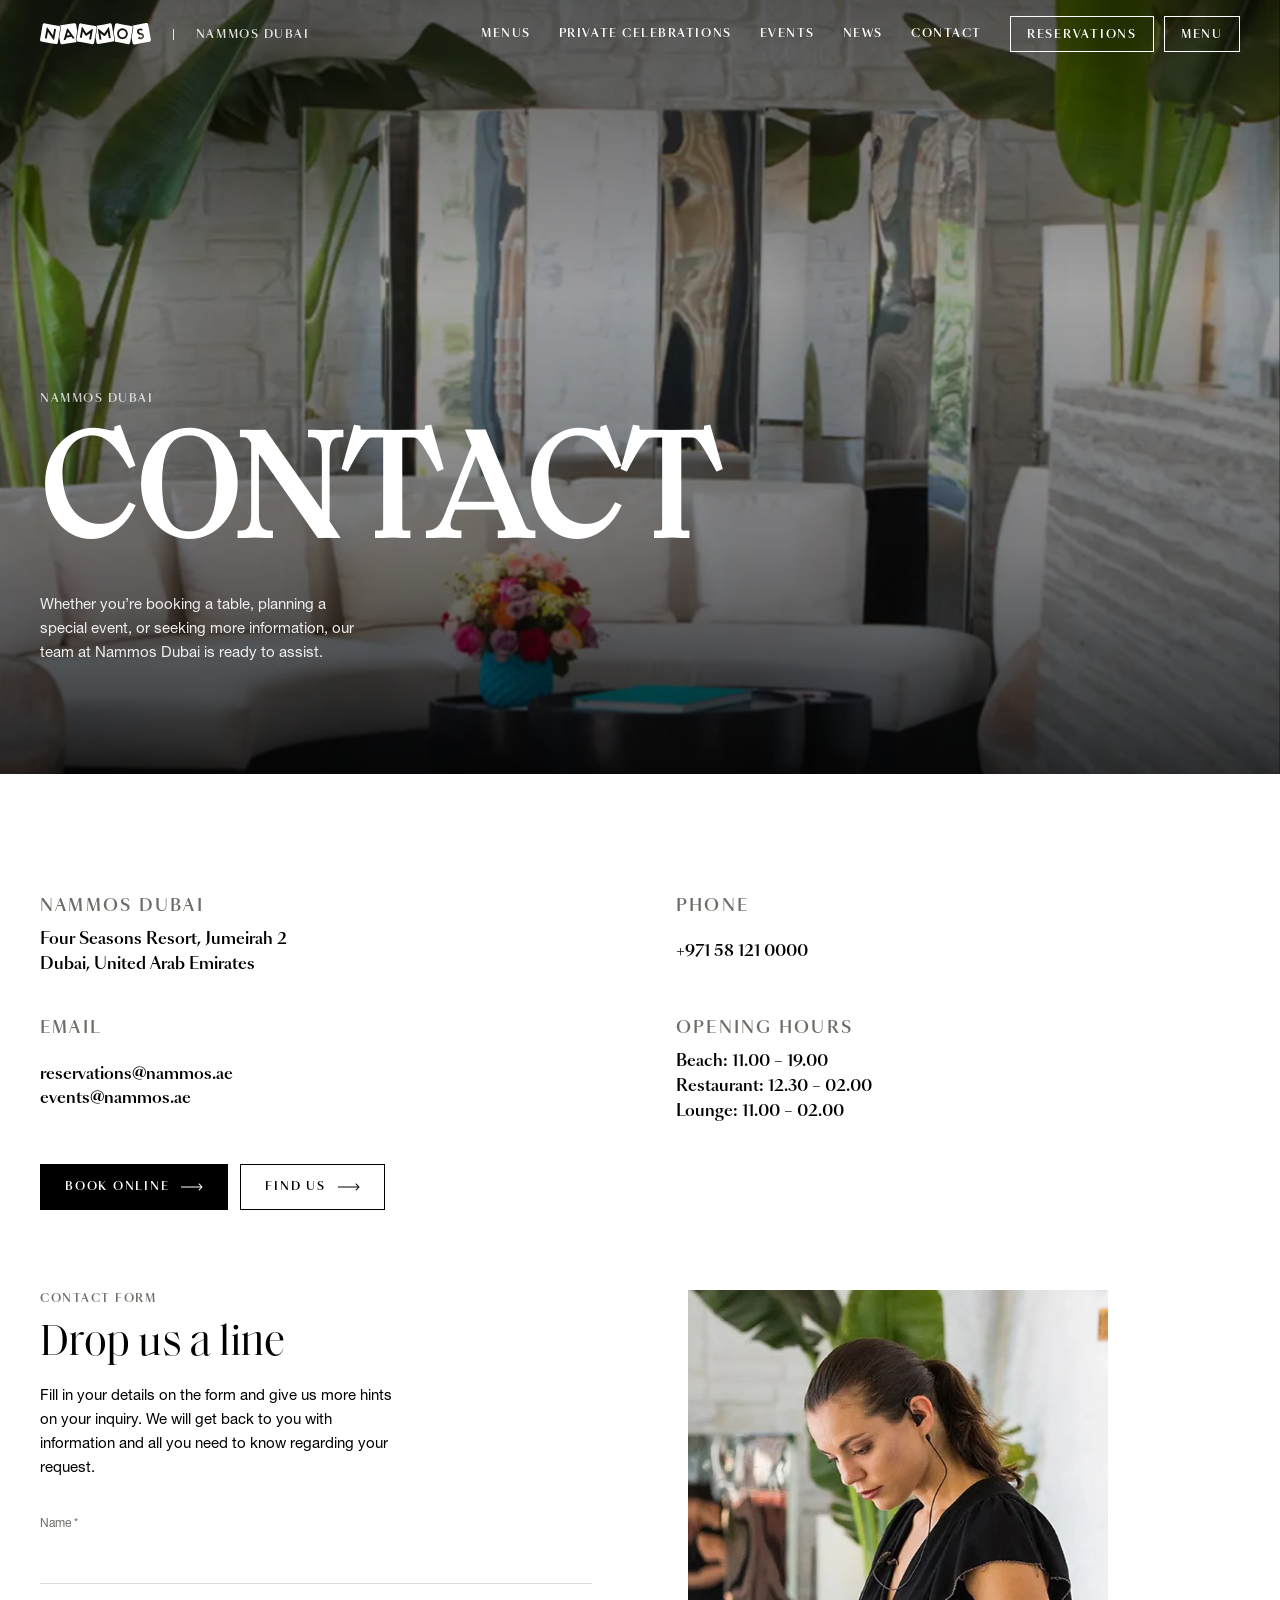
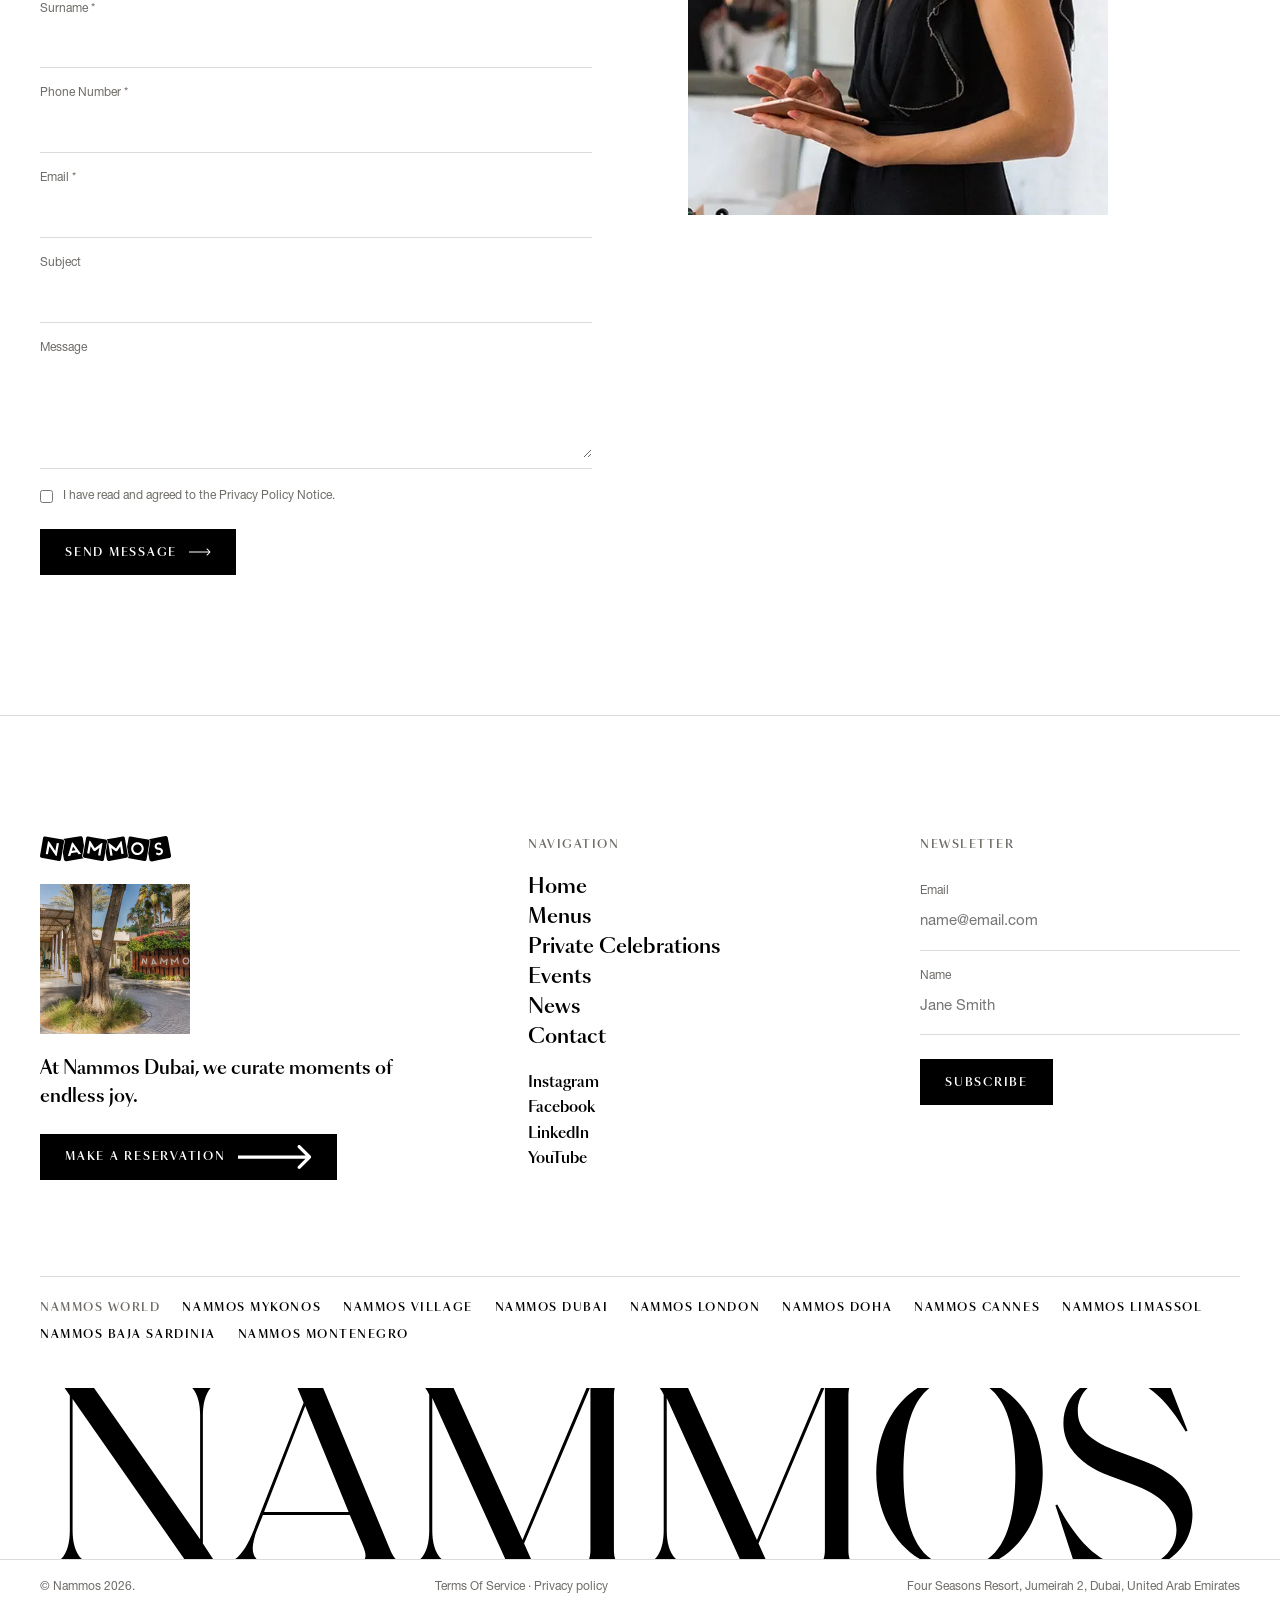
<file: contact.html>
<!doctype html>
<html lang="en">
<head>
<meta charset="utf-8">
<meta name="viewport" content="width=device-width, initial-scale=1, viewport-fit=cover">
<meta name="theme-color" content="#000000">
<title>NAMMOS Dubai Contact | Nammos</title>
<meta name="description" content="Whether you’re booking a table, planning a special event, or seeking more information, our team at Nammos Dubai is ready to assist.">
<meta name="robots" content="noindex, nofollow">
<link rel="canonical" href="https://florent-ui.github.io/nammos-dubai-v1/contact.html">
<meta property="og:type" content="website"><meta property="og:site_name" content="Nammos Dubai"><meta property="og:url" content="https://florent-ui.github.io/nammos-dubai-v1/contact.html">
<meta property="og:title" content="NAMMOS Dubai Contact | Nammos"><meta property="og:description" content="Whether you’re booking a table, planning a special event, or seeking more information, our team at Nammos Dubai is ready to assist.">
<meta property="og:image" content="https://florent-ui.github.io/nammos-dubai-v1/assets/img/og-1200.jpg"><meta property="og:image:secure_url" content="https://florent-ui.github.io/nammos-dubai-v1/assets/img/og-1200.jpg"><meta property="og:image:type" content="image/jpeg"><meta property="og:image:width" content="1200"><meta property="og:image:height" content="630"><meta property="og:image:alt" content="Nammos Dubai, Four Seasons Resort Jumeirah">
<meta name="twitter:card" content="summary_large_image"><meta name="twitter:title" content="NAMMOS Dubai Contact | Nammos"><meta name="twitter:description" content="Whether you’re booking a table, planning a special event, or seeking more information, our team at Nammos Dubai is ready to assist."><meta name="twitter:image" content="https://florent-ui.github.io/nammos-dubai-v1/assets/img/og-1200.jpg">
<link rel="icon" href="assets/img/favicon-32x32.png" sizes="32x32">
<link rel="preload" href="assets/fonts/SaolDisplay-Regular.woff2" as="font" type="font/woff2" crossorigin>
<link rel="preload" href="assets/fonts/SangBleuOGSans-Medium.woff2" as="font" type="font/woff2" crossorigin>
<link rel="stylesheet" href="assets/css/styles.css">
</head>
<body>

<header class="nav" id="top">
  <a class="nav__logo" href="index.html" aria-label="Nammos — home"><svg role="img" aria-label="Nammos" viewBox="0 0 121 24" fill="none" xmlns="http://www.w3.org/2000/svg">
<path d="M89.9344 15.6344C90.6989 15.6373 91.4471 15.4093 92.0841 14.9792C92.7211 14.5492 93.2184 13.9365 93.5129 13.2188C93.8074 12.501 93.8859 11.7105 93.7385 10.9473C93.591 10.1842 93.2243 9.48271 92.6847 8.93174C92.1451 8.38077 91.4569 8.0051 90.7073 7.85232C89.9577 7.69954 89.1803 7.77651 88.4738 8.07349C87.7672 8.37047 87.1631 8.87409 86.7381 9.52058C86.313 10.167 86.0862 10.9273 86.0862 11.7051C86.0849 12.2202 86.1835 12.7306 86.3763 13.207C86.5691 13.6833 86.8523 14.1163 87.2097 14.4813C87.5671 14.8462 87.9917 15.1359 88.4592 15.3338C88.9268 15.5316 89.4281 15.6338 89.9344 15.6344ZM32.864 13.1026L31.1281 10.7096L30.5071 9.84332L29.3968 13.7248L31.1281 13.4089L32.864 13.1026ZM20.8111 3.28161L11.4021 1.58734L4.82049 0.405175C4.37009 0.322924 3.90602 0.425932 3.53024 0.691568C3.15445 0.957203 2.89769 1.36374 2.81636 1.82186L0.0218861 18.1615C-0.0494947 18.612 0.055259 19.0731 0.313741 19.4461C0.572222 19.8191 0.963906 20.0743 1.40501 20.1573L11.4162 21.9616L17.4003 23.0337C17.6234 23.0728 17.8519 23.0666 18.0726 23.0155C18.2934 22.9644 18.502 22.8694 18.6865 22.7359C18.871 22.6025 19.0278 22.4332 19.1478 22.2379C19.2677 22.0426 19.3486 21.8251 19.3856 21.5979L22.2083 5.27741C22.2833 4.81932 22.1769 4.34968 21.9124 3.97118C21.6479 3.59269 21.2469 3.33615 20.797 3.25768L20.8111 3.28161ZM15.4809 17.9748C15.4653 18.064 15.4253 18.1469 15.3653 18.2138C15.3054 18.2807 15.228 18.329 15.1421 18.3529C14.7705 18.4678 14.587 18.1998 14.3988 17.9365L11.4115 13.5669L8.65937 9.54658L7.32799 16.8884L5.30976 16.5103L7.33269 5.33484C7.34283 5.26553 7.36779 5.19933 7.40583 5.14092C7.44387 5.08251 7.49405 5.0333 7.55283 4.99679C7.61161 4.96027 7.67756 4.93732 7.74601 4.92958C7.81446 4.92183 7.88375 4.92947 7.94898 4.95195C8.06164 4.97721 8.16755 5.02712 8.25935 5.09819C8.35115 5.16927 8.42664 5.25982 8.48059 5.36355C9.46854 6.79938 10.4423 8.2352 11.4115 9.67102C12.3288 11.0398 13.2415 12.4182 14.1542 13.7679L15.4903 6.36863L17.5132 6.74673L15.4809 17.9748ZM81.3817 19.8079C81.2663 19.9864 81.127 20.1475 80.9676 20.2865L89.9062 21.8946L96.2949 23.0481H96.3185C96.7673 23.1277 97.2289 23.0242 97.6032 22.7599C97.9775 22.4956 98.2343 22.0918 98.3179 21.6362L101.14 5.31569C101.216 4.86111 101.113 4.39455 100.853 4.01669C100.594 3.63883 100.198 3.37997 99.7528 3.29597L89.9203 1.52991L83.7762 0.405175C83.5531 0.366106 83.3246 0.372304 83.1039 0.423412C82.8832 0.47452 82.6745 0.569529 82.49 0.702973C82.3055 0.836416 82.1488 1.00566 82.0288 1.20097C81.9088 1.39628 81.828 1.61379 81.7909 1.841L80.3796 9.94862L81.7909 18.0418C81.8941 18.6659 81.754 19.3064 81.4005 19.827L81.3817 19.8079ZM89.9392 5.80387C91.0907 5.80103 92.2173 6.14584 93.1761 6.79465C94.135 7.44346 94.8831 8.3671 95.3257 9.44865C95.7683 10.5302 95.8856 11.721 95.6626 12.8704C95.4397 14.0198 94.8866 15.076 94.0733 15.9055C93.2599 16.7349 92.223 17.3002 91.0938 17.5298C89.9645 17.7594 88.7937 17.643 87.7295 17.1953C86.6653 16.7476 85.7556 15.9888 85.1155 15.0149C84.4755 14.041 84.1338 12.8958 84.1338 11.7242C84.1319 10.9474 84.2807 10.1779 84.5716 9.45971C84.8626 8.7415 85.2899 8.08873 85.8291 7.53878C86.3684 6.98883 87.009 6.55251 87.7143 6.25481C88.4195 5.95711 89.1756 5.80387 89.9392 5.80387ZM31.1281 22.1531L40.3865 20.6168C39.9137 20.3942 39.5259 20.0198 39.2828 19.5511C39.0397 19.0824 38.9547 18.5453 39.0411 18.0227L40.6029 9.00097L39.4786 1.88886C39.394 1.34826 39.1027 0.86365 38.6681 0.540834C38.2336 0.218018 37.6911 0.0832203 37.1592 0.165871L31.1281 1.16616L21.4038 2.77907C21.8987 2.9886 22.3084 3.36378 22.565 3.84248C22.8217 4.32119 22.9099 4.87471 22.8152 5.41142L21.0745 15.51L22.0484 21.5596C22.135 22.1004 22.4287 22.5842 22.8651 22.9053C23.3015 23.2264 23.8451 23.3586 24.3771 23.273L31.1281 22.1531ZM29.3404 6.49307C29.3592 6.36139 29.417 6.23866 29.5061 6.14121C29.5952 6.04375 29.7113 5.97617 29.839 5.94746C30.126 5.89481 30.3095 6.02403 30.493 6.29205L31.1281 7.15355L37.9214 16.5438L35.6585 16.9554L34.2472 14.9835L31.1469 15.5435L28.7147 15.9743L28.0278 18.329L25.7696 18.731L29.3404 6.49307ZM81.1605 18.1615L78.3378 1.84579C78.2618 1.3872 78.0101 0.978006 77.6379 0.707941C77.2657 0.437881 76.8035 0.329 76.3525 0.405175H76.3243L70.1802 1.51555L61.5615 3.06624C61.8935 3.33383 62.1483 3.68763 62.299 4.0903C62.4497 4.49296 62.4907 4.92955 62.4178 5.35398L60.663 15.4861L61.7168 21.5644C61.7544 21.7913 61.8356 22.0085 61.9558 22.2035C62.0759 22.3985 62.2326 22.5675 62.417 22.7008C62.6014 22.8341 62.8098 22.9292 63.0303 22.9806C63.2508 23.032 63.4791 23.0386 63.7021 23.0002L70.1049 21.8468L79.6974 20.1238C80.145 20.0561 80.5487 19.8128 80.8222 19.4461C81.0956 19.0793 81.2171 18.6182 81.1605 18.1615ZM75.1529 16.6778L74.052 9.73803L71.5775 13.4807C71.4705 13.6573 71.3272 13.8081 71.1575 13.923C70.9878 14.0378 70.7956 14.1139 70.5942 14.146C70.4568 14.1651 70.3176 14.1651 70.1802 14.146C69.9134 14.111 69.6628 13.9961 69.4604 13.8157L65.9038 11.0781L67.0094 18.0131L64.977 18.3434L63.1893 7.07697C63.1717 6.95963 63.2004 6.83995 63.2691 6.74403C63.3378 6.64811 63.4411 6.5837 63.5563 6.56486C63.8432 6.517 64.0267 6.68451 64.2996 6.8951L70.1802 11.5328L74.3249 5.23912C74.4707 4.96631 74.5883 4.73658 74.8847 4.6935C74.9416 4.68029 75.0007 4.67962 75.0579 4.69153C75.115 4.70345 75.1691 4.72767 75.2163 4.76257C75.2635 4.79748 75.3029 4.84226 75.3317 4.89391C75.3605 4.94556 75.3781 5.00288 75.3834 5.06203L77.1711 16.3284L75.1529 16.6778ZM117.964 1.68306C117.864 1.14825 117.562 0.67493 117.121 0.365805C116.681 0.0566804 116.138 -0.0633133 115.612 0.031861L109.665 1.14702L100.581 2.89394C101.012 3.13558 101.36 3.50735 101.576 3.95815C101.791 4.40894 101.864 4.91663 101.785 5.41142L99.9504 16.0125L101.018 21.7798C101.066 22.045 101.165 22.2981 101.31 22.5244C101.454 22.7507 101.641 22.9459 101.859 23.0988C102.077 23.2517 102.323 23.3593 102.583 23.4155C102.842 23.4717 103.11 23.4753 103.37 23.4262L109.651 22.2249L119.328 20.3583C119.59 20.3077 119.84 20.2051 120.064 20.0563C120.287 19.9074 120.479 19.7153 120.629 19.4909C120.78 19.2664 120.885 19.0141 120.939 18.7482C120.994 18.4823 120.996 18.2081 120.946 17.9413L117.964 1.68306ZM112.243 16.9075C111.721 17.3073 111.114 17.5773 110.472 17.6962C109.829 17.815 109.168 17.7793 108.541 17.592C107.924 17.3958 107.355 17.0697 106.871 16.6347L107.934 15.0218C107.976 15.0607 108.022 15.0959 108.07 15.1271C108.534 15.4946 109.083 15.7322 109.665 15.8163C109.983 15.8781 110.312 15.844 110.611 15.7182C110.91 15.5923 111.167 15.3802 111.349 15.108C111.453 14.9624 111.526 14.7965 111.563 14.6208C111.601 14.4451 111.602 14.2634 111.567 14.0871C111.532 13.9108 111.462 13.7438 111.361 13.5966C111.259 13.4494 111.129 13.3252 110.978 13.2318C110.568 13.0107 110.124 12.8618 109.665 12.7915C109.148 12.6958 108.602 12.6384 108.098 12.4948C107.894 12.432 107.693 12.3586 107.496 12.2746C107.035 12.0518 106.64 11.7094 106.35 11.2818C106.06 10.8541 105.886 10.3563 105.845 9.83854C105.591 7.46943 107.647 6.00967 109.674 6.04796C110.576 6.03394 111.451 6.35567 112.135 6.95253L111.194 8.56544C111.067 8.47244 110.933 8.38925 110.794 8.31656C110.612 8.21888 110.421 8.13722 110.225 8.07247C110.043 8.01007 109.856 7.96834 109.665 7.94804C108.635 7.8571 107.656 8.42664 107.873 9.69495C107.897 9.85636 107.956 10.0101 108.047 10.1448C108.144 10.2724 108.27 10.3742 108.414 10.4416C108.814 10.6148 109.235 10.7355 109.665 10.8005C110.606 10.9824 111.547 11.0637 112.361 11.7242C112.731 12.0472 113.026 12.4498 113.224 12.9029C113.423 13.356 113.52 13.8483 113.509 14.3442C113.497 14.8402 113.378 15.3274 113.159 15.7706C112.94 16.2139 112.627 16.6022 112.243 16.9075ZM60.4607 3.30075L50.5812 1.51555L44.5124 0.409961C44.0672 0.333947 43.6104 0.437358 43.2389 0.698263C42.8674 0.959167 42.6104 1.35704 42.5224 1.8075L39.6809 18.1615C39.6431 18.3884 39.6497 18.6206 39.7002 18.845C39.7507 19.0693 39.8441 19.2813 39.9752 19.4689C40.1063 19.6564 40.2724 19.8159 40.464 19.9381C40.6557 20.0603 40.8692 20.1429 41.0922 20.1812L50.6189 21.8994L57.0876 23.0577C57.5373 23.1338 57.9983 23.0255 58.3696 22.7563C58.7409 22.4871 58.9921 22.0792 59.0682 21.6218L61.8909 5.30134C61.9676 4.84659 61.8649 4.37939 61.6051 4.00122C61.3452 3.62305 60.9492 3.36446 60.503 3.28161L60.4607 3.30075ZM55.6668 18.1854L53.625 17.8073L54.8623 10.8867L51.2728 13.5669C51.0805 13.7358 50.8429 13.8425 50.5906 13.8732C50.4355 13.9061 50.2753 13.9061 50.1202 13.8732C49.9232 13.8408 49.7362 13.7632 49.5731 13.6463C49.4101 13.5294 49.2754 13.3762 49.1793 13.1983L46.7329 9.39822L45.5286 16.2997L43.5103 15.9216L45.5192 4.68872C45.5261 4.62919 45.5454 4.57184 45.5758 4.52051C45.6062 4.46918 45.6471 4.42505 45.6956 4.39107C45.7442 4.35709 45.7993 4.33405 45.8573 4.32347C45.9153 4.3129 45.9748 4.31504 46.032 4.32976C46.3236 4.3872 46.4271 4.60735 46.5777 4.88973L50.5953 11.26L56.5701 6.74673C56.857 6.54572 57.0405 6.38299 57.3181 6.44042C57.3752 6.44824 57.43 6.4681 57.4791 6.49872C57.5283 6.52935 57.5705 6.57006 57.6033 6.61826C57.6361 6.66646 57.6586 6.72109 57.6694 6.77864C57.6803 6.8362 57.6792 6.89543 57.6662 6.95253L55.6668 18.1854Z" fill="currentColor"/>
</svg></a>
  <p class="nav__center label">Nammos Dubai</p>
  <div class="nav__right">
    <nav class="nav__links label" aria-label="Sections"><a href="menus.html">Menus</a><a href="private-celebrations.html">Private Celebrations</a><a href="https://www.nammos.com/events" target=_blank rel=noopener>Events</a><a href="https://www.nammos.com/news" target=_blank rel=noopener>News</a><a href="contact.html">Contact</a></nav>
    <a class="btn btn--small nav__res" href="https://www.sevenrooms.com/explore/nammosdubai/reservations/create/search" target="_blank" rel="noopener">Reservations</a>
    <button class="btn btn--small" type="button" data-menu-open aria-expanded="false" aria-controls="menu">Menu</button>
  </div>
</header>
<div class="overlay" id="menu">
  <div class="overlay__bar"><a href="index.html" aria-label="Nammos — home"><svg role="img" aria-label="Nammos" viewBox="0 0 121 24" fill="none" xmlns="http://www.w3.org/2000/svg">
<path d="M89.9344 15.6344C90.6989 15.6373 91.4471 15.4093 92.0841 14.9792C92.7211 14.5492 93.2184 13.9365 93.5129 13.2188C93.8074 12.501 93.8859 11.7105 93.7385 10.9473C93.591 10.1842 93.2243 9.48271 92.6847 8.93174C92.1451 8.38077 91.4569 8.0051 90.7073 7.85232C89.9577 7.69954 89.1803 7.77651 88.4738 8.07349C87.7672 8.37047 87.1631 8.87409 86.7381 9.52058C86.313 10.167 86.0862 10.9273 86.0862 11.7051C86.0849 12.2202 86.1835 12.7306 86.3763 13.207C86.5691 13.6833 86.8523 14.1163 87.2097 14.4813C87.5671 14.8462 87.9917 15.1359 88.4592 15.3338C88.9268 15.5316 89.4281 15.6338 89.9344 15.6344ZM32.864 13.1026L31.1281 10.7096L30.5071 9.84332L29.3968 13.7248L31.1281 13.4089L32.864 13.1026ZM20.8111 3.28161L11.4021 1.58734L4.82049 0.405175C4.37009 0.322924 3.90602 0.425932 3.53024 0.691568C3.15445 0.957203 2.89769 1.36374 2.81636 1.82186L0.0218861 18.1615C-0.0494947 18.612 0.055259 19.0731 0.313741 19.4461C0.572222 19.8191 0.963906 20.0743 1.40501 20.1573L11.4162 21.9616L17.4003 23.0337C17.6234 23.0728 17.8519 23.0666 18.0726 23.0155C18.2934 22.9644 18.502 22.8694 18.6865 22.7359C18.871 22.6025 19.0278 22.4332 19.1478 22.2379C19.2677 22.0426 19.3486 21.8251 19.3856 21.5979L22.2083 5.27741C22.2833 4.81932 22.1769 4.34968 21.9124 3.97118C21.6479 3.59269 21.2469 3.33615 20.797 3.25768L20.8111 3.28161ZM15.4809 17.9748C15.4653 18.064 15.4253 18.1469 15.3653 18.2138C15.3054 18.2807 15.228 18.329 15.1421 18.3529C14.7705 18.4678 14.587 18.1998 14.3988 17.9365L11.4115 13.5669L8.65937 9.54658L7.32799 16.8884L5.30976 16.5103L7.33269 5.33484C7.34283 5.26553 7.36779 5.19933 7.40583 5.14092C7.44387 5.08251 7.49405 5.0333 7.55283 4.99679C7.61161 4.96027 7.67756 4.93732 7.74601 4.92958C7.81446 4.92183 7.88375 4.92947 7.94898 4.95195C8.06164 4.97721 8.16755 5.02712 8.25935 5.09819C8.35115 5.16927 8.42664 5.25982 8.48059 5.36355C9.46854 6.79938 10.4423 8.2352 11.4115 9.67102C12.3288 11.0398 13.2415 12.4182 14.1542 13.7679L15.4903 6.36863L17.5132 6.74673L15.4809 17.9748ZM81.3817 19.8079C81.2663 19.9864 81.127 20.1475 80.9676 20.2865L89.9062 21.8946L96.2949 23.0481H96.3185C96.7673 23.1277 97.2289 23.0242 97.6032 22.7599C97.9775 22.4956 98.2343 22.0918 98.3179 21.6362L101.14 5.31569C101.216 4.86111 101.113 4.39455 100.853 4.01669C100.594 3.63883 100.198 3.37997 99.7528 3.29597L89.9203 1.52991L83.7762 0.405175C83.5531 0.366106 83.3246 0.372304 83.1039 0.423412C82.8832 0.47452 82.6745 0.569529 82.49 0.702973C82.3055 0.836416 82.1488 1.00566 82.0288 1.20097C81.9088 1.39628 81.828 1.61379 81.7909 1.841L80.3796 9.94862L81.7909 18.0418C81.8941 18.6659 81.754 19.3064 81.4005 19.827L81.3817 19.8079ZM89.9392 5.80387C91.0907 5.80103 92.2173 6.14584 93.1761 6.79465C94.135 7.44346 94.8831 8.3671 95.3257 9.44865C95.7683 10.5302 95.8856 11.721 95.6626 12.8704C95.4397 14.0198 94.8866 15.076 94.0733 15.9055C93.2599 16.7349 92.223 17.3002 91.0938 17.5298C89.9645 17.7594 88.7937 17.643 87.7295 17.1953C86.6653 16.7476 85.7556 15.9888 85.1155 15.0149C84.4755 14.041 84.1338 12.8958 84.1338 11.7242C84.1319 10.9474 84.2807 10.1779 84.5716 9.45971C84.8626 8.7415 85.2899 8.08873 85.8291 7.53878C86.3684 6.98883 87.009 6.55251 87.7143 6.25481C88.4195 5.95711 89.1756 5.80387 89.9392 5.80387ZM31.1281 22.1531L40.3865 20.6168C39.9137 20.3942 39.5259 20.0198 39.2828 19.5511C39.0397 19.0824 38.9547 18.5453 39.0411 18.0227L40.6029 9.00097L39.4786 1.88886C39.394 1.34826 39.1027 0.86365 38.6681 0.540834C38.2336 0.218018 37.6911 0.0832203 37.1592 0.165871L31.1281 1.16616L21.4038 2.77907C21.8987 2.9886 22.3084 3.36378 22.565 3.84248C22.8217 4.32119 22.9099 4.87471 22.8152 5.41142L21.0745 15.51L22.0484 21.5596C22.135 22.1004 22.4287 22.5842 22.8651 22.9053C23.3015 23.2264 23.8451 23.3586 24.3771 23.273L31.1281 22.1531ZM29.3404 6.49307C29.3592 6.36139 29.417 6.23866 29.5061 6.14121C29.5952 6.04375 29.7113 5.97617 29.839 5.94746C30.126 5.89481 30.3095 6.02403 30.493 6.29205L31.1281 7.15355L37.9214 16.5438L35.6585 16.9554L34.2472 14.9835L31.1469 15.5435L28.7147 15.9743L28.0278 18.329L25.7696 18.731L29.3404 6.49307ZM81.1605 18.1615L78.3378 1.84579C78.2618 1.3872 78.0101 0.978006 77.6379 0.707941C77.2657 0.437881 76.8035 0.329 76.3525 0.405175H76.3243L70.1802 1.51555L61.5615 3.06624C61.8935 3.33383 62.1483 3.68763 62.299 4.0903C62.4497 4.49296 62.4907 4.92955 62.4178 5.35398L60.663 15.4861L61.7168 21.5644C61.7544 21.7913 61.8356 22.0085 61.9558 22.2035C62.0759 22.3985 62.2326 22.5675 62.417 22.7008C62.6014 22.8341 62.8098 22.9292 63.0303 22.9806C63.2508 23.032 63.4791 23.0386 63.7021 23.0002L70.1049 21.8468L79.6974 20.1238C80.145 20.0561 80.5487 19.8128 80.8222 19.4461C81.0956 19.0793 81.2171 18.6182 81.1605 18.1615ZM75.1529 16.6778L74.052 9.73803L71.5775 13.4807C71.4705 13.6573 71.3272 13.8081 71.1575 13.923C70.9878 14.0378 70.7956 14.1139 70.5942 14.146C70.4568 14.1651 70.3176 14.1651 70.1802 14.146C69.9134 14.111 69.6628 13.9961 69.4604 13.8157L65.9038 11.0781L67.0094 18.0131L64.977 18.3434L63.1893 7.07697C63.1717 6.95963 63.2004 6.83995 63.2691 6.74403C63.3378 6.64811 63.4411 6.5837 63.5563 6.56486C63.8432 6.517 64.0267 6.68451 64.2996 6.8951L70.1802 11.5328L74.3249 5.23912C74.4707 4.96631 74.5883 4.73658 74.8847 4.6935C74.9416 4.68029 75.0007 4.67962 75.0579 4.69153C75.115 4.70345 75.1691 4.72767 75.2163 4.76257C75.2635 4.79748 75.3029 4.84226 75.3317 4.89391C75.3605 4.94556 75.3781 5.00288 75.3834 5.06203L77.1711 16.3284L75.1529 16.6778ZM117.964 1.68306C117.864 1.14825 117.562 0.67493 117.121 0.365805C116.681 0.0566804 116.138 -0.0633133 115.612 0.031861L109.665 1.14702L100.581 2.89394C101.012 3.13558 101.36 3.50735 101.576 3.95815C101.791 4.40894 101.864 4.91663 101.785 5.41142L99.9504 16.0125L101.018 21.7798C101.066 22.045 101.165 22.2981 101.31 22.5244C101.454 22.7507 101.641 22.9459 101.859 23.0988C102.077 23.2517 102.323 23.3593 102.583 23.4155C102.842 23.4717 103.11 23.4753 103.37 23.4262L109.651 22.2249L119.328 20.3583C119.59 20.3077 119.84 20.2051 120.064 20.0563C120.287 19.9074 120.479 19.7153 120.629 19.4909C120.78 19.2664 120.885 19.0141 120.939 18.7482C120.994 18.4823 120.996 18.2081 120.946 17.9413L117.964 1.68306ZM112.243 16.9075C111.721 17.3073 111.114 17.5773 110.472 17.6962C109.829 17.815 109.168 17.7793 108.541 17.592C107.924 17.3958 107.355 17.0697 106.871 16.6347L107.934 15.0218C107.976 15.0607 108.022 15.0959 108.07 15.1271C108.534 15.4946 109.083 15.7322 109.665 15.8163C109.983 15.8781 110.312 15.844 110.611 15.7182C110.91 15.5923 111.167 15.3802 111.349 15.108C111.453 14.9624 111.526 14.7965 111.563 14.6208C111.601 14.4451 111.602 14.2634 111.567 14.0871C111.532 13.9108 111.462 13.7438 111.361 13.5966C111.259 13.4494 111.129 13.3252 110.978 13.2318C110.568 13.0107 110.124 12.8618 109.665 12.7915C109.148 12.6958 108.602 12.6384 108.098 12.4948C107.894 12.432 107.693 12.3586 107.496 12.2746C107.035 12.0518 106.64 11.7094 106.35 11.2818C106.06 10.8541 105.886 10.3563 105.845 9.83854C105.591 7.46943 107.647 6.00967 109.674 6.04796C110.576 6.03394 111.451 6.35567 112.135 6.95253L111.194 8.56544C111.067 8.47244 110.933 8.38925 110.794 8.31656C110.612 8.21888 110.421 8.13722 110.225 8.07247C110.043 8.01007 109.856 7.96834 109.665 7.94804C108.635 7.8571 107.656 8.42664 107.873 9.69495C107.897 9.85636 107.956 10.0101 108.047 10.1448C108.144 10.2724 108.27 10.3742 108.414 10.4416C108.814 10.6148 109.235 10.7355 109.665 10.8005C110.606 10.9824 111.547 11.0637 112.361 11.7242C112.731 12.0472 113.026 12.4498 113.224 12.9029C113.423 13.356 113.52 13.8483 113.509 14.3442C113.497 14.8402 113.378 15.3274 113.159 15.7706C112.94 16.2139 112.627 16.6022 112.243 16.9075ZM60.4607 3.30075L50.5812 1.51555L44.5124 0.409961C44.0672 0.333947 43.6104 0.437358 43.2389 0.698263C42.8674 0.959167 42.6104 1.35704 42.5224 1.8075L39.6809 18.1615C39.6431 18.3884 39.6497 18.6206 39.7002 18.845C39.7507 19.0693 39.8441 19.2813 39.9752 19.4689C40.1063 19.6564 40.2724 19.8159 40.464 19.9381C40.6557 20.0603 40.8692 20.1429 41.0922 20.1812L50.6189 21.8994L57.0876 23.0577C57.5373 23.1338 57.9983 23.0255 58.3696 22.7563C58.7409 22.4871 58.9921 22.0792 59.0682 21.6218L61.8909 5.30134C61.9676 4.84659 61.8649 4.37939 61.6051 4.00122C61.3452 3.62305 60.9492 3.36446 60.503 3.28161L60.4607 3.30075ZM55.6668 18.1854L53.625 17.8073L54.8623 10.8867L51.2728 13.5669C51.0805 13.7358 50.8429 13.8425 50.5906 13.8732C50.4355 13.9061 50.2753 13.9061 50.1202 13.8732C49.9232 13.8408 49.7362 13.7632 49.5731 13.6463C49.4101 13.5294 49.2754 13.3762 49.1793 13.1983L46.7329 9.39822L45.5286 16.2997L43.5103 15.9216L45.5192 4.68872C45.5261 4.62919 45.5454 4.57184 45.5758 4.52051C45.6062 4.46918 45.6471 4.42505 45.6956 4.39107C45.7442 4.35709 45.7993 4.33405 45.8573 4.32347C45.9153 4.3129 45.9748 4.31504 46.032 4.32976C46.3236 4.3872 46.4271 4.60735 46.5777 4.88973L50.5953 11.26L56.5701 6.74673C56.857 6.54572 57.0405 6.38299 57.3181 6.44042C57.3752 6.44824 57.43 6.4681 57.4791 6.49872C57.5283 6.52935 57.5705 6.57006 57.6033 6.61826C57.6361 6.66646 57.6586 6.72109 57.6694 6.77864C57.6803 6.8362 57.6792 6.89543 57.6662 6.95253L55.6668 18.1854Z" fill="currentColor"/>
</svg></a><button class="btn btn--small btn--light" type="button" data-menu-close>Close</button></div>
  <nav class="overlay__links" aria-label="Main menu"><a href="index.html">Home</a><a href="menus.html">Menus</a><a href="private-celebrations.html">Private Celebrations</a><a href="https://www.nammos.com/events" target=_blank rel=noopener>Events</a><a href="https://www.nammos.com/news" target=_blank rel=noopener>News</a><a href="contact.html">Contact</a></nav>
  <div class="overlay__foot">
    <a class="btn btn--light" href="https://www.sevenrooms.com/explore/nammosdubai/reservations/create/search" target="_blank" rel="noopener">Reservations<svg class="arrow" aria-hidden="true" focusable="false" viewBox="0 0 23 8" fill="none" xmlns="http://www.w3.org/2000/svg">
<path d="M22.3536 4.35355C22.5488 4.15829 22.5488 3.84171 22.3536 3.64645L19.1716 0.464466C18.9763 0.269204 18.6597 0.269204 18.4645 0.464466C18.2692 0.659728 18.2692 0.976311 18.4645 1.17157L21.2929 4L18.4645 6.82843C18.2692 7.02369 18.2692 7.34027 18.4645 7.53553C18.6597 7.7308 18.9763 7.7308 19.1716 7.53553L22.3536 4.35355ZM0 4.5H22V3.5H0V4.5Z" fill="currentColor"/>
</svg></a>
    <div class="overlay__socials label"><a href="https://instagram.com/nammos.dubai" target="_blank" rel="noopener">Instagram</a><a href="https://www.facebook.com/NAMMOSDubai" target="_blank" rel="noopener">Facebook</a><a href="https://www.linkedin.com/company/nammos-world" target="_blank" rel="noopener">LinkedIn</a><a href="https://www.youtube.com/user/nammosmykonos" target="_blank" rel="noopener">YouTube</a></div>
    <p class="overlay__meta label">Four Seasons Resort, Jumeirah 2 · Dubai, United Arab Emirates</p>
  </div>
</div>
<main>

<section class="hero hero--page">
  <div class="hero__media" data-parallax><picture><source media="(min-width: 800px)" srcset="assets/img/contact-hero-d-1440.webp 1440w, assets/img/contact-hero-d-1920.webp 1920w" sizes="100vw"><img src="assets/img/contact-hero-m-780.webp" srcset="assets/img/contact-hero-m-780.webp 780w, assets/img/contact-hero-m-960.webp 960w" sizes="100vw" width="780" height="975" alt="The lounge of Nammos Dubai" fetchpriority="high" decoding="async"></picture></div>
  <div class="hero__top rv-group">
    <p class="label rv">Nammos Dubai</p>
    <h1 class="hero__title rv">Contact</h1>
    <p class="hero__text text rv">Whether you’re booking a table, planning a special event, or seeking more information, our team at Nammos Dubai is ready to assist.</p>
  </div>
  <div class="hero__bottom"></div>
</section>
<div class="container">
  <section class="details rv-group">
    <div class="details__block rv"><p class="label">Nammos Dubai</p><p>Four Seasons Resort, Jumeirah 2<br>Dubai, United Arab Emirates</p></div>
    <div class="details__block rv"><p class="label">Phone</p><p><a href="tel:+971581210000">+971 58 121 0000</a></p></div>
    <div class="details__block rv"><p class="label">Email</p><p><a href="mailto:reservations@nammos.ae">reservations@nammos.ae</a><br><a href="mailto:events@nammos.ae">events@nammos.ae</a></p></div>
    <div class="details__block rv"><p class="label">Opening Hours</p><ul><li>Beach: 11.00 – 19.00</li><li>Restaurant: 12.30 – 02.00</li><li>Lounge: 11.00 – 02.00</li></ul></div>
    <div class="details__actions rv"><a class="btn btn--solid" href="https://www.sevenrooms.com/explore/nammosdubai/reservations/create/search" target="_blank" rel="noopener">Book online<svg class="arrow" aria-hidden="true" focusable="false" viewBox="0 0 23 8" fill="none" xmlns="http://www.w3.org/2000/svg">
<path d="M22.3536 4.35355C22.5488 4.15829 22.5488 3.84171 22.3536 3.64645L19.1716 0.464466C18.9763 0.269204 18.6597 0.269204 18.4645 0.464466C18.2692 0.659728 18.2692 0.976311 18.4645 1.17157L21.2929 4L18.4645 6.82843C18.2692 7.02369 18.2692 7.34027 18.4645 7.53553C18.6597 7.7308 18.9763 7.7308 19.1716 7.53553L22.3536 4.35355ZM0 4.5H22V3.5H0V4.5Z" fill="currentColor"/>
</svg></a><a class="btn" href="https://maps.app.goo.gl/TfYv9uBtnpA5pKYE9" target="_blank" rel="noopener">Find us<svg class="arrow" aria-hidden="true" focusable="false" viewBox="0 0 23 8" fill="none" xmlns="http://www.w3.org/2000/svg">
<path d="M22.3536 4.35355C22.5488 4.15829 22.5488 3.84171 22.3536 3.64645L19.1716 0.464466C18.9763 0.269204 18.6597 0.269204 18.4645 0.464466C18.2692 0.659728 18.2692 0.976311 18.4645 1.17157L21.2929 4L18.4645 6.82843C18.2692 7.02369 18.2692 7.34027 18.4645 7.53553C18.6597 7.7308 18.9763 7.7308 19.1716 7.53553L22.3536 4.35355ZM0 4.5H22V3.5H0V4.5Z" fill="currentColor"/>
</svg></a></div>
  </section>
  <section class="contact-page__grid">
    <div class="rv-group">
      <p class="label label--muted rv">Contact Form</p>
      <h2 class="statement rv" style="margin:14px 0 16px">Drop us a line</h2>
      <p class="text rv" style="margin-bottom:24px">Fill in your details on the form and give us more hints on your inquiry. We will get back to you with information and all you need to know regarding your request.</p>
      <form class="form rv" data-mailto="reservations@nammos.ae">
        <div class="field"><label for="f-name">Name *</label><input id="f-name" name="name" type="text" required></div><div class="field"><label for="f-surname">Surname *</label><input id="f-surname" name="surname" type="text" required></div><div class="field"><label for="f-phone">Phone Number *</label><input id="f-phone" name="phone" type="tel" required></div><div class="field"><label for="f-email">Email *</label><input id="f-email" name="email" type="email" required></div><div class="field"><label for="f-subject">Subject</label><input id="f-subject" name="subject" type="text"></div>
        <div class="field"><label for="f-message">Message</label><textarea id="f-message" name="message"></textarea></div>
        <label class="check"><input type="checkbox" name="consent" required> I have read and agreed to the Privacy Policy Notice.</label>
        <button class="btn btn--solid" type="submit">Send message<svg class="arrow" aria-hidden="true" focusable="false" viewBox="0 0 23 8" fill="none" xmlns="http://www.w3.org/2000/svg">
<path d="M22.3536 4.35355C22.5488 4.15829 22.5488 3.84171 22.3536 3.64645L19.1716 0.464466C18.9763 0.269204 18.6597 0.269204 18.4645 0.464466C18.2692 0.659728 18.2692 0.976311 18.4645 1.17157L21.2929 4L18.4645 6.82843C18.2692 7.02369 18.2692 7.34027 18.4645 7.53553C18.6597 7.7308 18.9763 7.7308 19.1716 7.53553L22.3536 4.35355ZM0 4.5H22V3.5H0V4.5Z" fill="currentColor"/>
</svg></button>
      </form>
    </div>
    <div class="media rv-media contact-page__media"><img src="assets/img/contact-team-560.webp" srcset="assets/img/contact-team-560.webp 560w" sizes="(min-width: 1000px) 420px, 100vw" width="560" height="700" alt="A Nammos Dubai host welcoming guests" loading="lazy" decoding="async"></div>
  </section>
</div>
</main>

<footer class="footer" id="footer">
  <div class="container">
    <div class="footer__grid">
      <div class="footer__brand rv-group">
        <a href="index.html" aria-label="Nammos"><svg role="img" aria-label="Nammos" viewBox="0 0 121 24" fill="none" xmlns="http://www.w3.org/2000/svg">
<path d="M89.9344 15.6344C90.6989 15.6373 91.4471 15.4093 92.0841 14.9792C92.7211 14.5492 93.2184 13.9365 93.5129 13.2188C93.8074 12.501 93.8859 11.7105 93.7385 10.9473C93.591 10.1842 93.2243 9.48271 92.6847 8.93174C92.1451 8.38077 91.4569 8.0051 90.7073 7.85232C89.9577 7.69954 89.1803 7.77651 88.4738 8.07349C87.7672 8.37047 87.1631 8.87409 86.7381 9.52058C86.313 10.167 86.0862 10.9273 86.0862 11.7051C86.0849 12.2202 86.1835 12.7306 86.3763 13.207C86.5691 13.6833 86.8523 14.1163 87.2097 14.4813C87.5671 14.8462 87.9917 15.1359 88.4592 15.3338C88.9268 15.5316 89.4281 15.6338 89.9344 15.6344ZM32.864 13.1026L31.1281 10.7096L30.5071 9.84332L29.3968 13.7248L31.1281 13.4089L32.864 13.1026ZM20.8111 3.28161L11.4021 1.58734L4.82049 0.405175C4.37009 0.322924 3.90602 0.425932 3.53024 0.691568C3.15445 0.957203 2.89769 1.36374 2.81636 1.82186L0.0218861 18.1615C-0.0494947 18.612 0.055259 19.0731 0.313741 19.4461C0.572222 19.8191 0.963906 20.0743 1.40501 20.1573L11.4162 21.9616L17.4003 23.0337C17.6234 23.0728 17.8519 23.0666 18.0726 23.0155C18.2934 22.9644 18.502 22.8694 18.6865 22.7359C18.871 22.6025 19.0278 22.4332 19.1478 22.2379C19.2677 22.0426 19.3486 21.8251 19.3856 21.5979L22.2083 5.27741C22.2833 4.81932 22.1769 4.34968 21.9124 3.97118C21.6479 3.59269 21.2469 3.33615 20.797 3.25768L20.8111 3.28161ZM15.4809 17.9748C15.4653 18.064 15.4253 18.1469 15.3653 18.2138C15.3054 18.2807 15.228 18.329 15.1421 18.3529C14.7705 18.4678 14.587 18.1998 14.3988 17.9365L11.4115 13.5669L8.65937 9.54658L7.32799 16.8884L5.30976 16.5103L7.33269 5.33484C7.34283 5.26553 7.36779 5.19933 7.40583 5.14092C7.44387 5.08251 7.49405 5.0333 7.55283 4.99679C7.61161 4.96027 7.67756 4.93732 7.74601 4.92958C7.81446 4.92183 7.88375 4.92947 7.94898 4.95195C8.06164 4.97721 8.16755 5.02712 8.25935 5.09819C8.35115 5.16927 8.42664 5.25982 8.48059 5.36355C9.46854 6.79938 10.4423 8.2352 11.4115 9.67102C12.3288 11.0398 13.2415 12.4182 14.1542 13.7679L15.4903 6.36863L17.5132 6.74673L15.4809 17.9748ZM81.3817 19.8079C81.2663 19.9864 81.127 20.1475 80.9676 20.2865L89.9062 21.8946L96.2949 23.0481H96.3185C96.7673 23.1277 97.2289 23.0242 97.6032 22.7599C97.9775 22.4956 98.2343 22.0918 98.3179 21.6362L101.14 5.31569C101.216 4.86111 101.113 4.39455 100.853 4.01669C100.594 3.63883 100.198 3.37997 99.7528 3.29597L89.9203 1.52991L83.7762 0.405175C83.5531 0.366106 83.3246 0.372304 83.1039 0.423412C82.8832 0.47452 82.6745 0.569529 82.49 0.702973C82.3055 0.836416 82.1488 1.00566 82.0288 1.20097C81.9088 1.39628 81.828 1.61379 81.7909 1.841L80.3796 9.94862L81.7909 18.0418C81.8941 18.6659 81.754 19.3064 81.4005 19.827L81.3817 19.8079ZM89.9392 5.80387C91.0907 5.80103 92.2173 6.14584 93.1761 6.79465C94.135 7.44346 94.8831 8.3671 95.3257 9.44865C95.7683 10.5302 95.8856 11.721 95.6626 12.8704C95.4397 14.0198 94.8866 15.076 94.0733 15.9055C93.2599 16.7349 92.223 17.3002 91.0938 17.5298C89.9645 17.7594 88.7937 17.643 87.7295 17.1953C86.6653 16.7476 85.7556 15.9888 85.1155 15.0149C84.4755 14.041 84.1338 12.8958 84.1338 11.7242C84.1319 10.9474 84.2807 10.1779 84.5716 9.45971C84.8626 8.7415 85.2899 8.08873 85.8291 7.53878C86.3684 6.98883 87.009 6.55251 87.7143 6.25481C88.4195 5.95711 89.1756 5.80387 89.9392 5.80387ZM31.1281 22.1531L40.3865 20.6168C39.9137 20.3942 39.5259 20.0198 39.2828 19.5511C39.0397 19.0824 38.9547 18.5453 39.0411 18.0227L40.6029 9.00097L39.4786 1.88886C39.394 1.34826 39.1027 0.86365 38.6681 0.540834C38.2336 0.218018 37.6911 0.0832203 37.1592 0.165871L31.1281 1.16616L21.4038 2.77907C21.8987 2.9886 22.3084 3.36378 22.565 3.84248C22.8217 4.32119 22.9099 4.87471 22.8152 5.41142L21.0745 15.51L22.0484 21.5596C22.135 22.1004 22.4287 22.5842 22.8651 22.9053C23.3015 23.2264 23.8451 23.3586 24.3771 23.273L31.1281 22.1531ZM29.3404 6.49307C29.3592 6.36139 29.417 6.23866 29.5061 6.14121C29.5952 6.04375 29.7113 5.97617 29.839 5.94746C30.126 5.89481 30.3095 6.02403 30.493 6.29205L31.1281 7.15355L37.9214 16.5438L35.6585 16.9554L34.2472 14.9835L31.1469 15.5435L28.7147 15.9743L28.0278 18.329L25.7696 18.731L29.3404 6.49307ZM81.1605 18.1615L78.3378 1.84579C78.2618 1.3872 78.0101 0.978006 77.6379 0.707941C77.2657 0.437881 76.8035 0.329 76.3525 0.405175H76.3243L70.1802 1.51555L61.5615 3.06624C61.8935 3.33383 62.1483 3.68763 62.299 4.0903C62.4497 4.49296 62.4907 4.92955 62.4178 5.35398L60.663 15.4861L61.7168 21.5644C61.7544 21.7913 61.8356 22.0085 61.9558 22.2035C62.0759 22.3985 62.2326 22.5675 62.417 22.7008C62.6014 22.8341 62.8098 22.9292 63.0303 22.9806C63.2508 23.032 63.4791 23.0386 63.7021 23.0002L70.1049 21.8468L79.6974 20.1238C80.145 20.0561 80.5487 19.8128 80.8222 19.4461C81.0956 19.0793 81.2171 18.6182 81.1605 18.1615ZM75.1529 16.6778L74.052 9.73803L71.5775 13.4807C71.4705 13.6573 71.3272 13.8081 71.1575 13.923C70.9878 14.0378 70.7956 14.1139 70.5942 14.146C70.4568 14.1651 70.3176 14.1651 70.1802 14.146C69.9134 14.111 69.6628 13.9961 69.4604 13.8157L65.9038 11.0781L67.0094 18.0131L64.977 18.3434L63.1893 7.07697C63.1717 6.95963 63.2004 6.83995 63.2691 6.74403C63.3378 6.64811 63.4411 6.5837 63.5563 6.56486C63.8432 6.517 64.0267 6.68451 64.2996 6.8951L70.1802 11.5328L74.3249 5.23912C74.4707 4.96631 74.5883 4.73658 74.8847 4.6935C74.9416 4.68029 75.0007 4.67962 75.0579 4.69153C75.115 4.70345 75.1691 4.72767 75.2163 4.76257C75.2635 4.79748 75.3029 4.84226 75.3317 4.89391C75.3605 4.94556 75.3781 5.00288 75.3834 5.06203L77.1711 16.3284L75.1529 16.6778ZM117.964 1.68306C117.864 1.14825 117.562 0.67493 117.121 0.365805C116.681 0.0566804 116.138 -0.0633133 115.612 0.031861L109.665 1.14702L100.581 2.89394C101.012 3.13558 101.36 3.50735 101.576 3.95815C101.791 4.40894 101.864 4.91663 101.785 5.41142L99.9504 16.0125L101.018 21.7798C101.066 22.045 101.165 22.2981 101.31 22.5244C101.454 22.7507 101.641 22.9459 101.859 23.0988C102.077 23.2517 102.323 23.3593 102.583 23.4155C102.842 23.4717 103.11 23.4753 103.37 23.4262L109.651 22.2249L119.328 20.3583C119.59 20.3077 119.84 20.2051 120.064 20.0563C120.287 19.9074 120.479 19.7153 120.629 19.4909C120.78 19.2664 120.885 19.0141 120.939 18.7482C120.994 18.4823 120.996 18.2081 120.946 17.9413L117.964 1.68306ZM112.243 16.9075C111.721 17.3073 111.114 17.5773 110.472 17.6962C109.829 17.815 109.168 17.7793 108.541 17.592C107.924 17.3958 107.355 17.0697 106.871 16.6347L107.934 15.0218C107.976 15.0607 108.022 15.0959 108.07 15.1271C108.534 15.4946 109.083 15.7322 109.665 15.8163C109.983 15.8781 110.312 15.844 110.611 15.7182C110.91 15.5923 111.167 15.3802 111.349 15.108C111.453 14.9624 111.526 14.7965 111.563 14.6208C111.601 14.4451 111.602 14.2634 111.567 14.0871C111.532 13.9108 111.462 13.7438 111.361 13.5966C111.259 13.4494 111.129 13.3252 110.978 13.2318C110.568 13.0107 110.124 12.8618 109.665 12.7915C109.148 12.6958 108.602 12.6384 108.098 12.4948C107.894 12.432 107.693 12.3586 107.496 12.2746C107.035 12.0518 106.64 11.7094 106.35 11.2818C106.06 10.8541 105.886 10.3563 105.845 9.83854C105.591 7.46943 107.647 6.00967 109.674 6.04796C110.576 6.03394 111.451 6.35567 112.135 6.95253L111.194 8.56544C111.067 8.47244 110.933 8.38925 110.794 8.31656C110.612 8.21888 110.421 8.13722 110.225 8.07247C110.043 8.01007 109.856 7.96834 109.665 7.94804C108.635 7.8571 107.656 8.42664 107.873 9.69495C107.897 9.85636 107.956 10.0101 108.047 10.1448C108.144 10.2724 108.27 10.3742 108.414 10.4416C108.814 10.6148 109.235 10.7355 109.665 10.8005C110.606 10.9824 111.547 11.0637 112.361 11.7242C112.731 12.0472 113.026 12.4498 113.224 12.9029C113.423 13.356 113.52 13.8483 113.509 14.3442C113.497 14.8402 113.378 15.3274 113.159 15.7706C112.94 16.2139 112.627 16.6022 112.243 16.9075ZM60.4607 3.30075L50.5812 1.51555L44.5124 0.409961C44.0672 0.333947 43.6104 0.437358 43.2389 0.698263C42.8674 0.959167 42.6104 1.35704 42.5224 1.8075L39.6809 18.1615C39.6431 18.3884 39.6497 18.6206 39.7002 18.845C39.7507 19.0693 39.8441 19.2813 39.9752 19.4689C40.1063 19.6564 40.2724 19.8159 40.464 19.9381C40.6557 20.0603 40.8692 20.1429 41.0922 20.1812L50.6189 21.8994L57.0876 23.0577C57.5373 23.1338 57.9983 23.0255 58.3696 22.7563C58.7409 22.4871 58.9921 22.0792 59.0682 21.6218L61.8909 5.30134C61.9676 4.84659 61.8649 4.37939 61.6051 4.00122C61.3452 3.62305 60.9492 3.36446 60.503 3.28161L60.4607 3.30075ZM55.6668 18.1854L53.625 17.8073L54.8623 10.8867L51.2728 13.5669C51.0805 13.7358 50.8429 13.8425 50.5906 13.8732C50.4355 13.9061 50.2753 13.9061 50.1202 13.8732C49.9232 13.8408 49.7362 13.7632 49.5731 13.6463C49.4101 13.5294 49.2754 13.3762 49.1793 13.1983L46.7329 9.39822L45.5286 16.2997L43.5103 15.9216L45.5192 4.68872C45.5261 4.62919 45.5454 4.57184 45.5758 4.52051C45.6062 4.46918 45.6471 4.42505 45.6956 4.39107C45.7442 4.35709 45.7993 4.33405 45.8573 4.32347C45.9153 4.3129 45.9748 4.31504 46.032 4.32976C46.3236 4.3872 46.4271 4.60735 46.5777 4.88973L50.5953 11.26L56.5701 6.74673C56.857 6.54572 57.0405 6.38299 57.3181 6.44042C57.3752 6.44824 57.43 6.4681 57.4791 6.49872C57.5283 6.52935 57.5705 6.57006 57.6033 6.61826C57.6361 6.66646 57.6586 6.72109 57.6694 6.77864C57.6803 6.8362 57.6792 6.89543 57.6662 6.95253L55.6668 18.1854Z" fill="currentColor"/>
</svg></a>
        <div class="media rv-media footer__media"><img src="assets/img/footer-600.webp" srcset="assets/img/footer-600.webp 600w, assets/img/footer-900.webp 900w" sizes="150px" width="600" height="600" alt="The Nammos sign at the entrance of Nammos Dubai" loading="lazy" decoding="async"></div>
        <p class="lead rv">At Nammos Dubai, we curate moments of endless joy.</p>
        <a class="btn btn--solid rv" href="https://www.sevenrooms.com/explore/nammosdubai/reservations/create/search" target="_blank" rel="noopener">Make a reservation<svg class="arrow" aria-hidden="true" focusable="false" viewBox="0 0 23 8" fill="none" xmlns="http://www.w3.org/2000/svg">
<path d="M22.3536 4.35355C22.5488 4.15829 22.5488 3.84171 22.3536 3.64645L19.1716 0.464466C18.9763 0.269204 18.6597 0.269204 18.4645 0.464466C18.2692 0.659728 18.2692 0.976311 18.4645 1.17157L21.2929 4L18.4645 6.82843C18.2692 7.02369 18.2692 7.34027 18.4645 7.53553C18.6597 7.7308 18.9763 7.7308 19.1716 7.53553L22.3536 4.35355ZM0 4.5H22V3.5H0V4.5Z" fill="currentColor"/>
</svg></a>
      </div>
      <div class="footer__col rv">
        <p class="label">Navigation</p>
        <nav class="footer__nav" aria-label="Footer"><a href="index.html">Home</a><a href="menus.html">Menus</a><a href="private-celebrations.html">Private Celebrations</a><a href="https://www.nammos.com/events" target=_blank rel=noopener>Events</a><a href="https://www.nammos.com/news" target=_blank rel=noopener>News</a><a href="contact.html">Contact</a></nav>
        <div class="footer__socials"><a href="https://instagram.com/nammos.dubai" target="_blank" rel="noopener">Instagram</a><a href="https://www.facebook.com/NAMMOSDubai" target="_blank" rel="noopener">Facebook</a><a href="https://www.linkedin.com/company/nammos-world" target="_blank" rel="noopener">LinkedIn</a><a href="https://www.youtube.com/user/nammosmykonos" target="_blank" rel="noopener">YouTube</a></div>
      </div>
      <div class="footer__col rv">
        <p class="label">Newsletter</p>
        <form class="form" data-fake data-thanks="Thank you — you’re on the list.">
          <div class="field"><label for="nl-email">Email</label><input id="nl-email" name="email" type="email" required autocomplete="email" placeholder="name@email.com"></div>
          <div class="field"><label for="nl-name">Name</label><input id="nl-name" name="name" type="text" autocomplete="name" placeholder="Jane Smith"></div>
          <button class="btn btn--solid" type="submit">Subscribe</button>
        </form>
      </div>
    </div>
    <div class="footer__world label"><span class="label--muted">Nammos World</span><a href="https://www.nammos.com/mykonos" target=_blank rel=noopener>Nammos Mykonos</a><a href="https://www.nammos.com/nammos-village" target=_blank rel=noopener>Nammos Village</a><a href="index.html">Nammos Dubai</a><a href="https://www.nammos.com/london" target=_blank rel=noopener>Nammos London</a><a href="https://www.nammos.com/doha" target=_blank rel=noopener>Nammos Doha</a><a href="https://www.nammos.com/cannes" target=_blank rel=noopener>Nammos Cannes</a><a href="https://www.nammos.com/limassol" target=_blank rel=noopener>Nammos Limassol</a><a href="https://www.nammos.com/sardinia" target=_blank rel=noopener>Nammos Baja Sardinia</a><a href="https://www.nammos.com/montenegro" target=_blank rel=noopener>Nammos Montenegro</a></div>
  </div>
  <div class="giant-clip footer__giant"><div class="giant container">Nammos</div></div>
  <div class="footer__bottom">
    <span>© Nammos 2026.</span>
    <span><a href="https://www.nammos.com/terms-service" target="_blank" rel="noopener">Terms Of Service</a> · <a href="https://www.nammos.com/privacy-policy" target="_blank" rel="noopener">Privacy policy</a></span>
    <span>Four Seasons Resort, Jumeirah 2, Dubai, United Arab Emirates</span>
  </div>
</footer>
<script src="assets/js/main.js" defer></script>
</body>
</html>
</file>
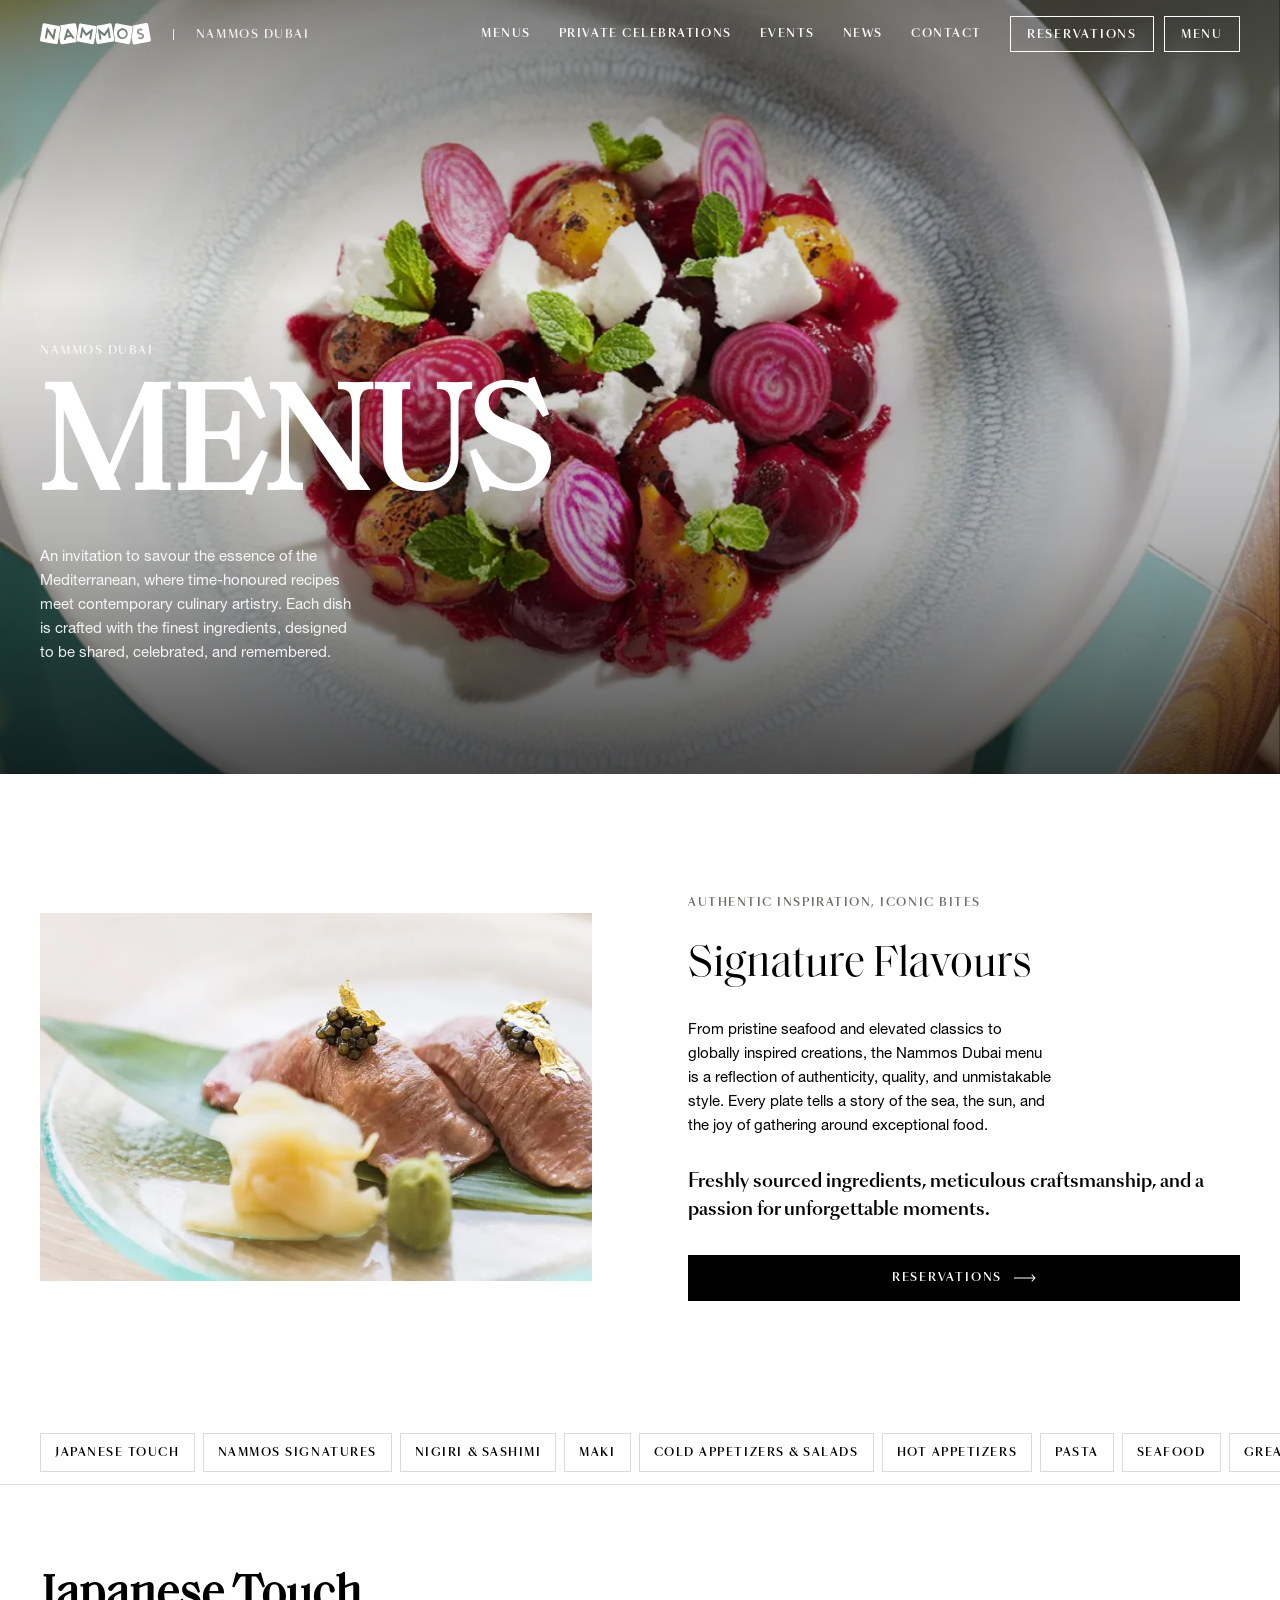
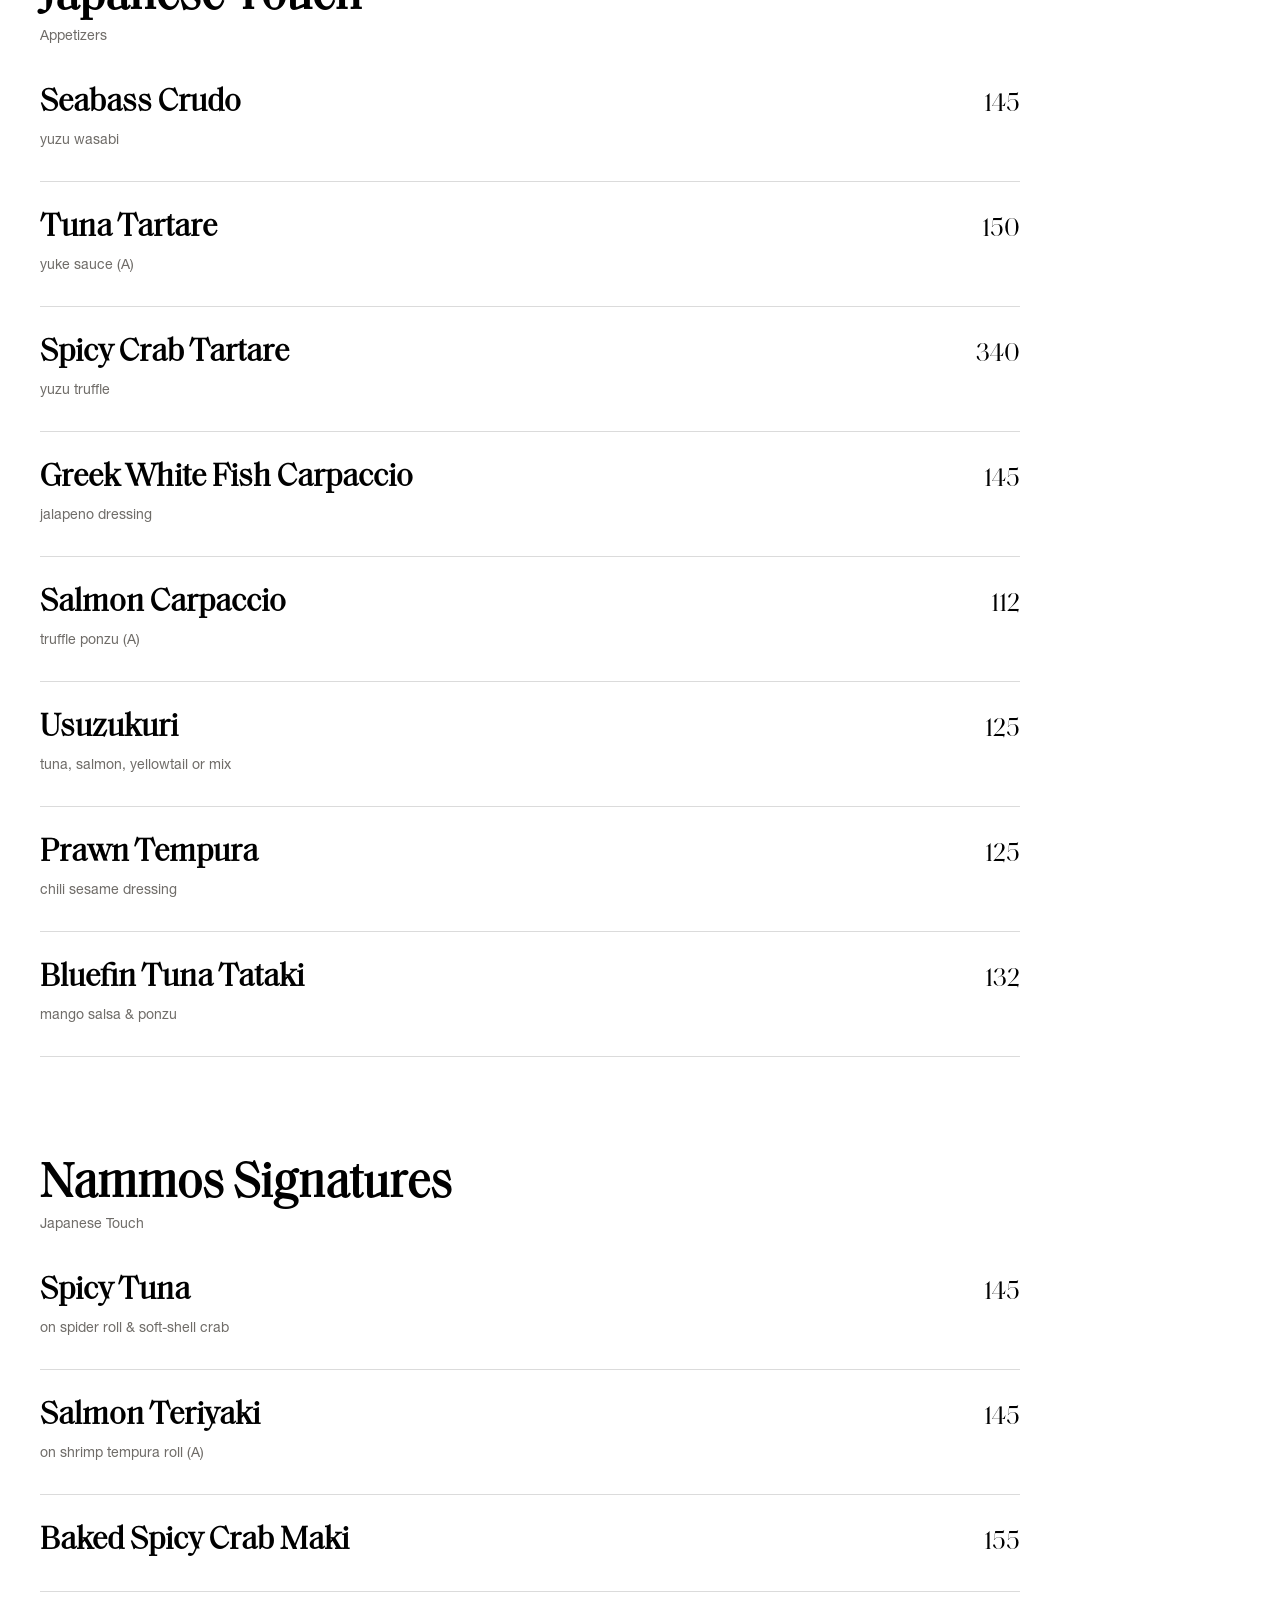
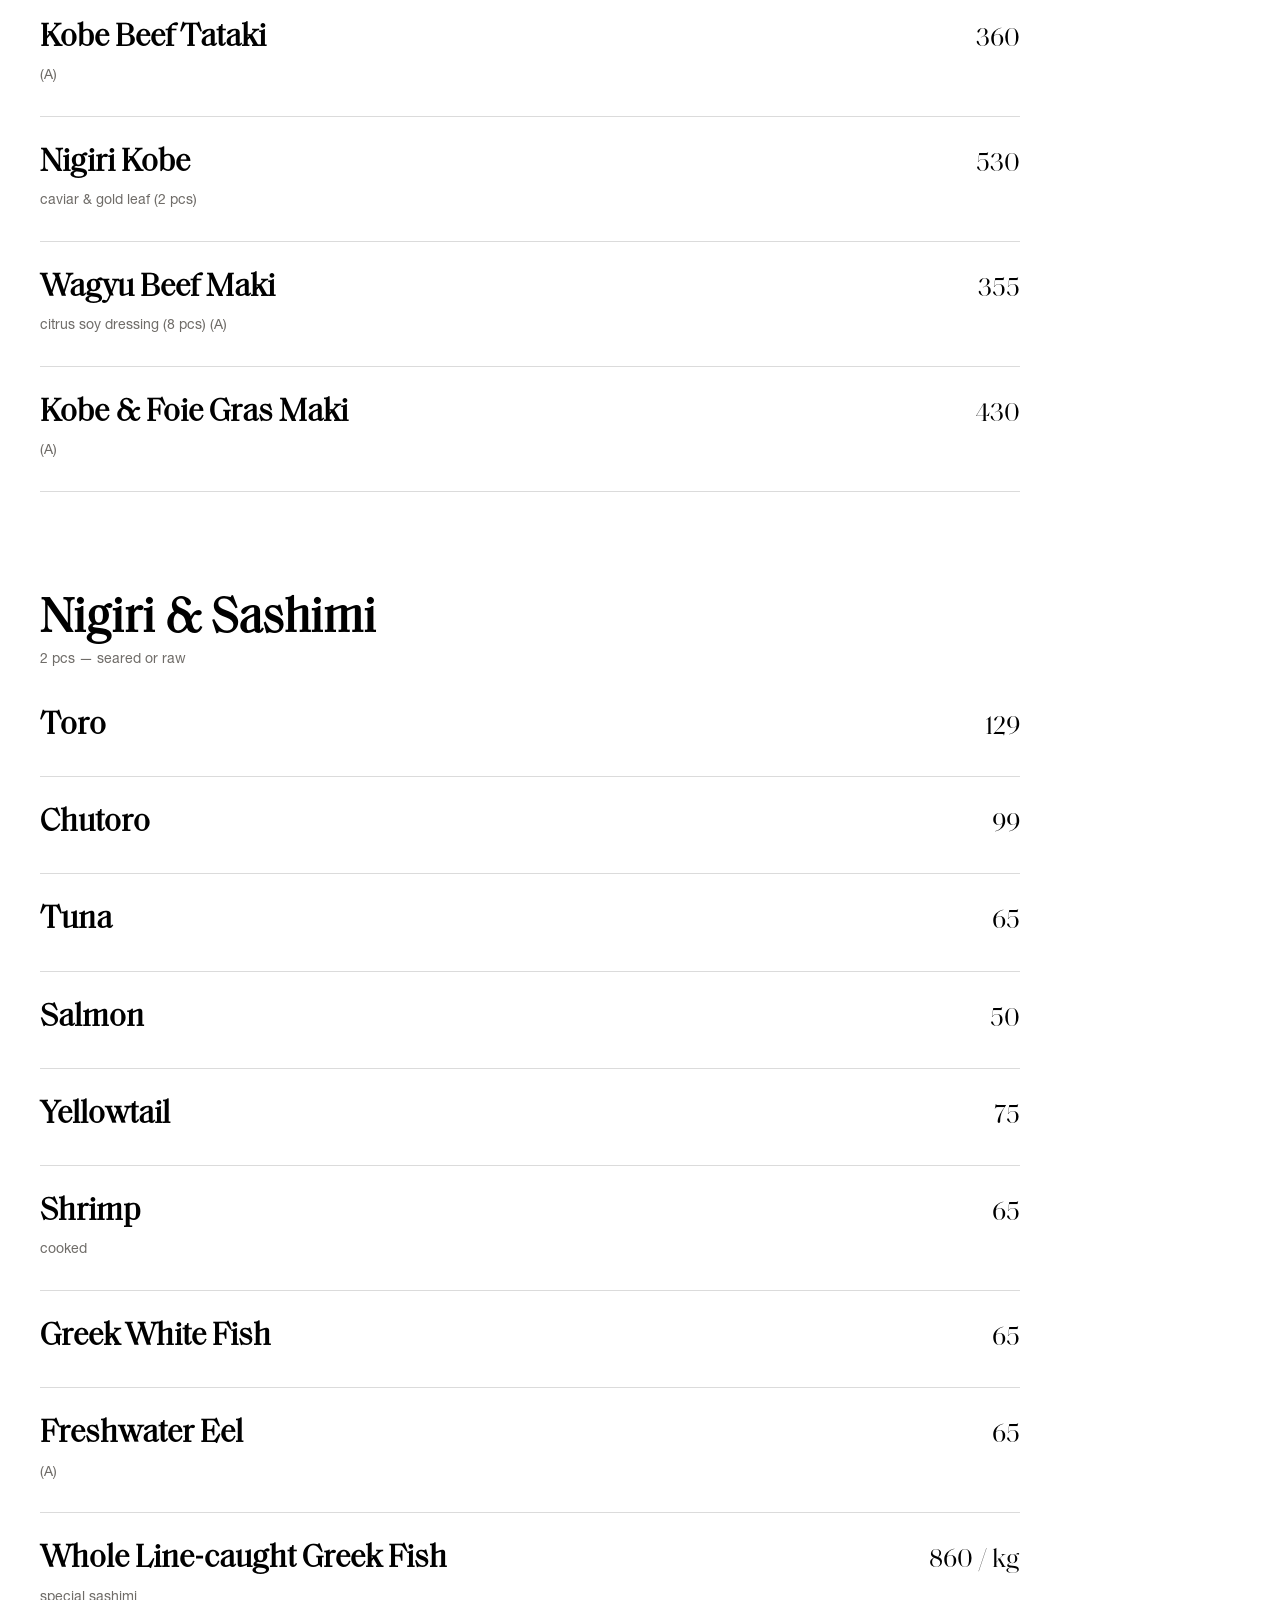
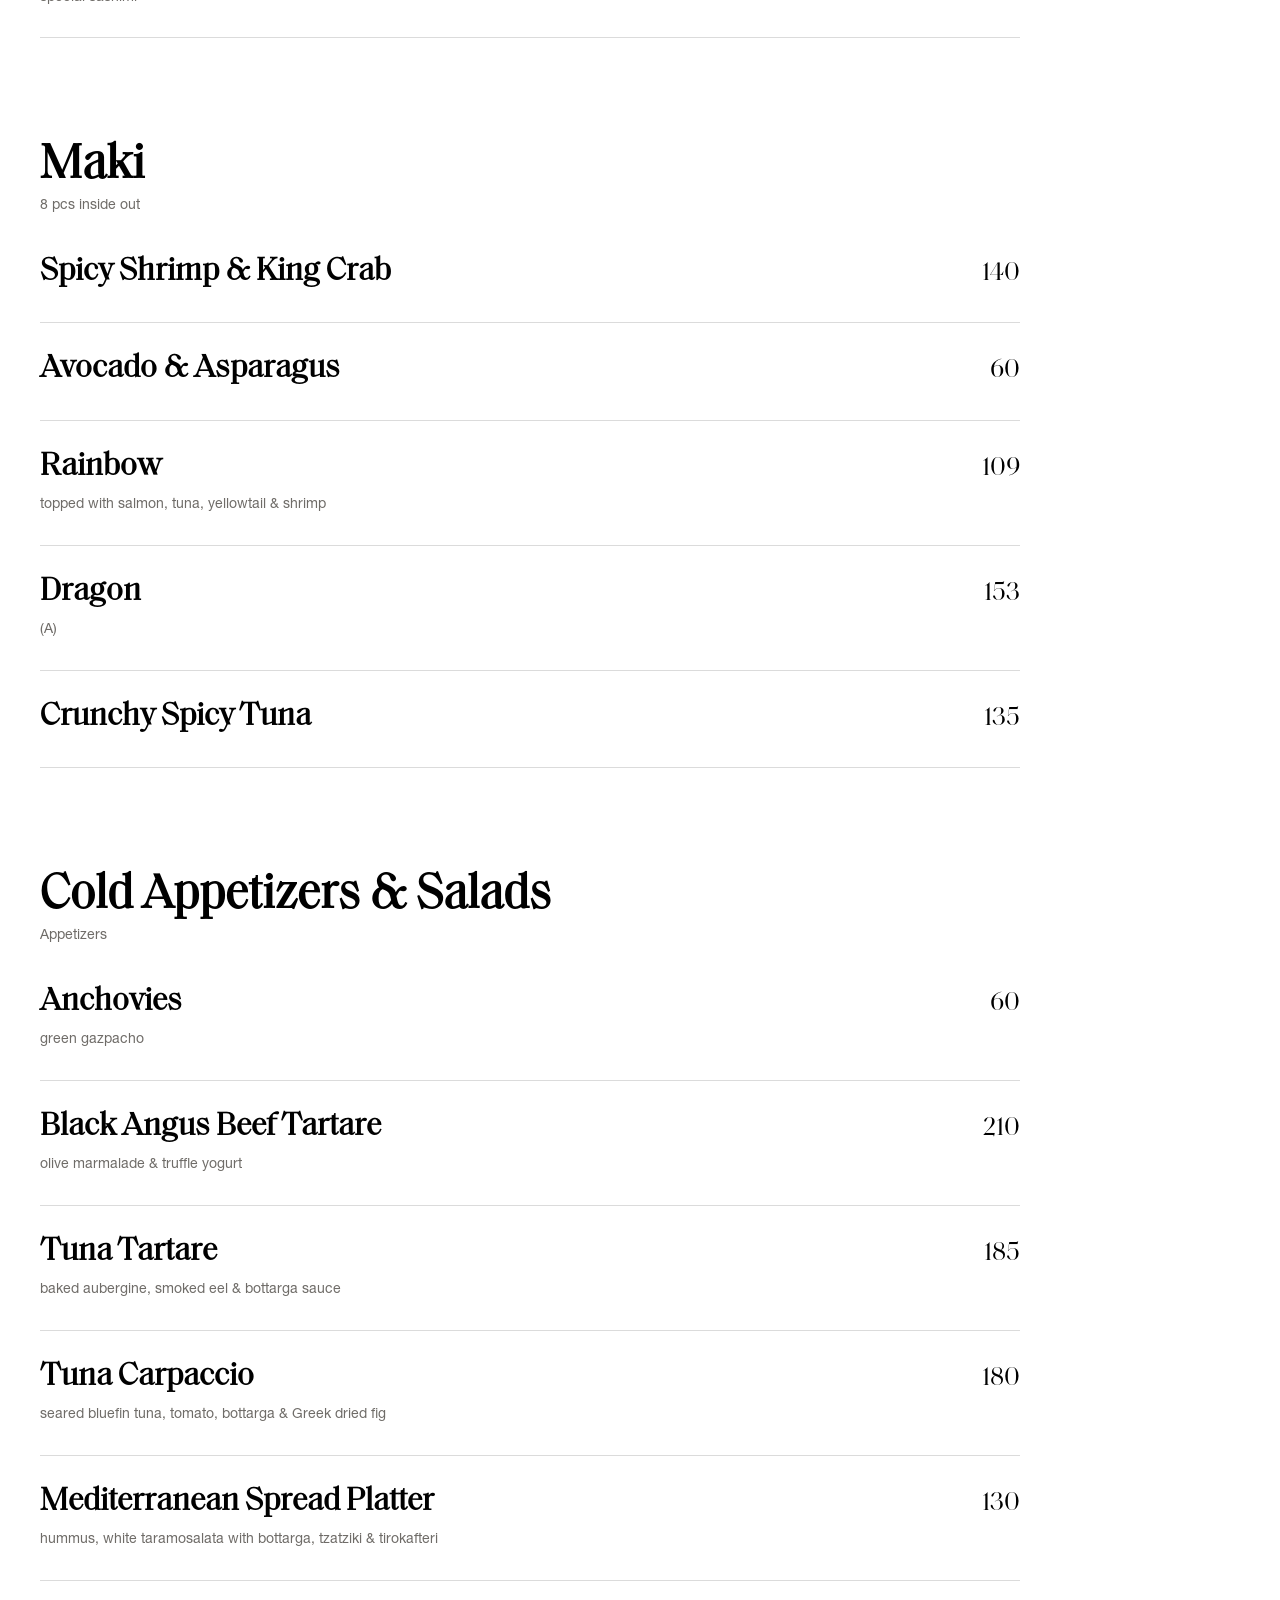
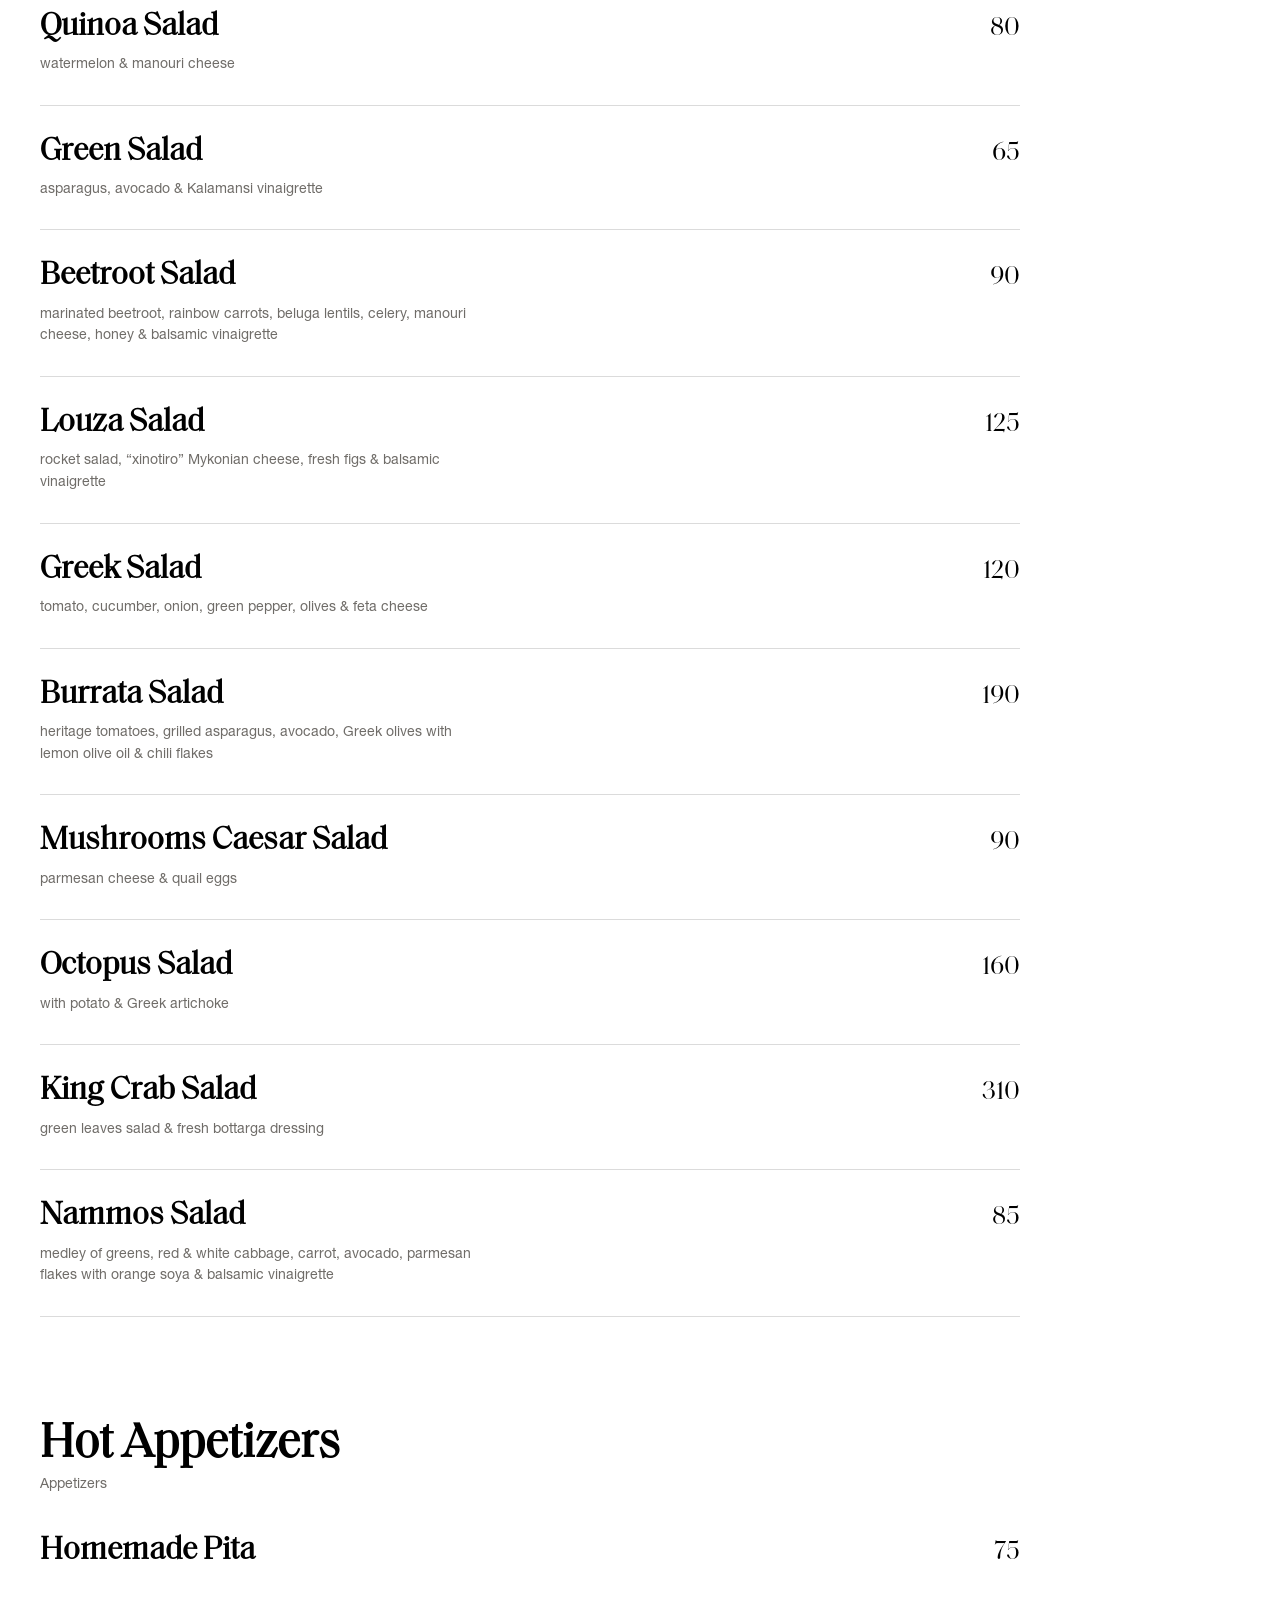
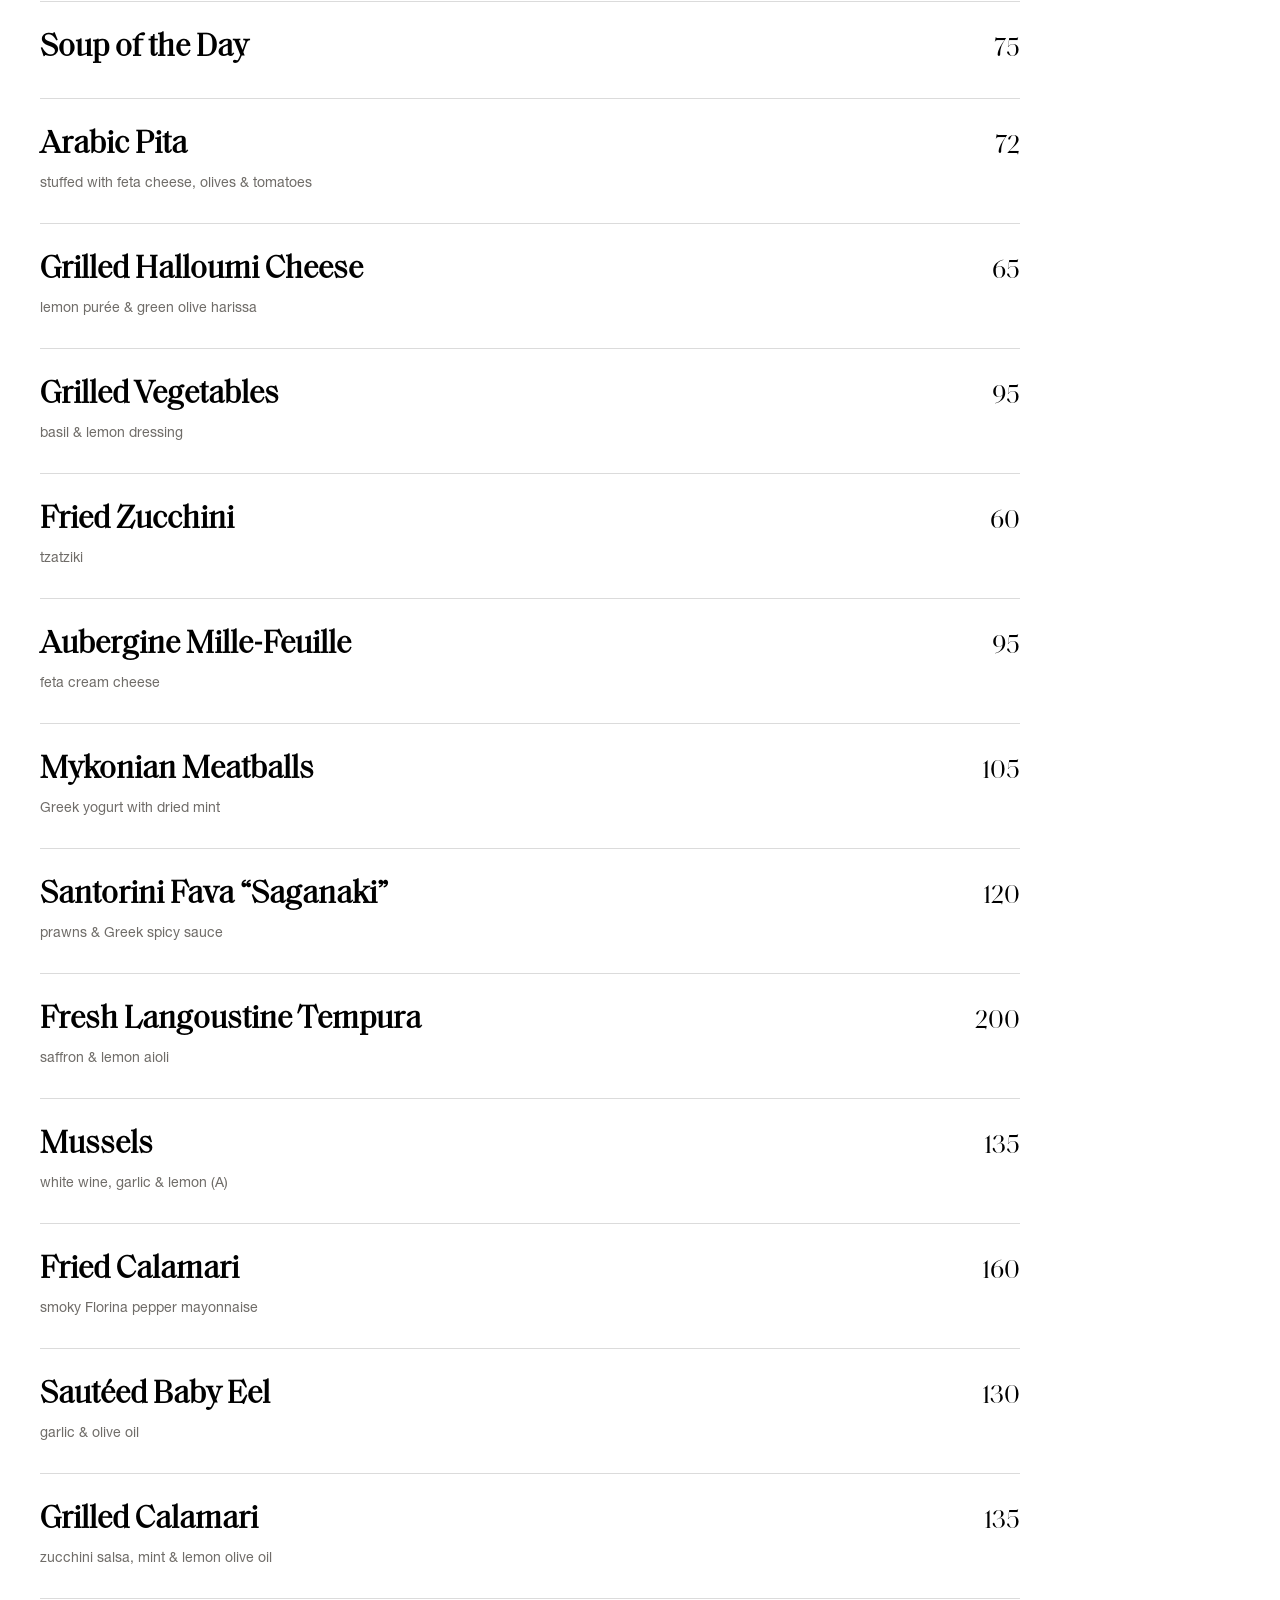
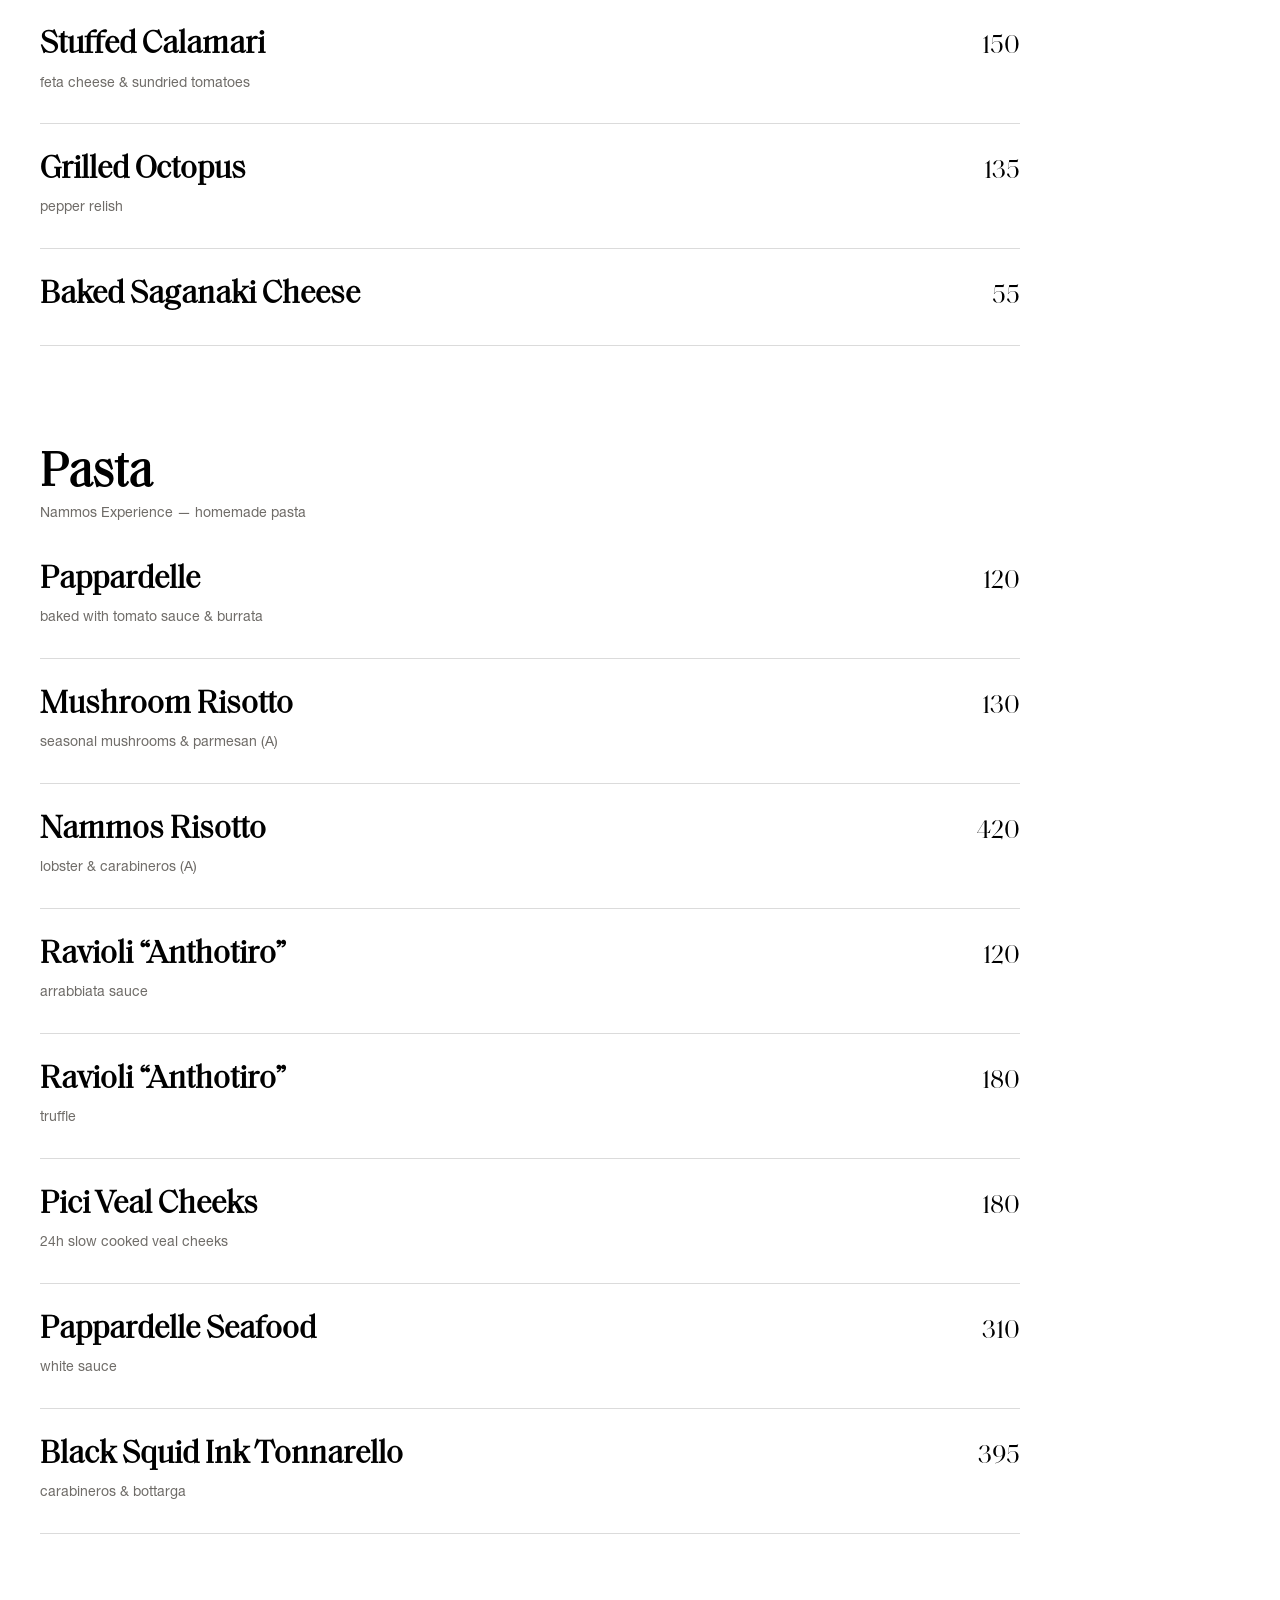
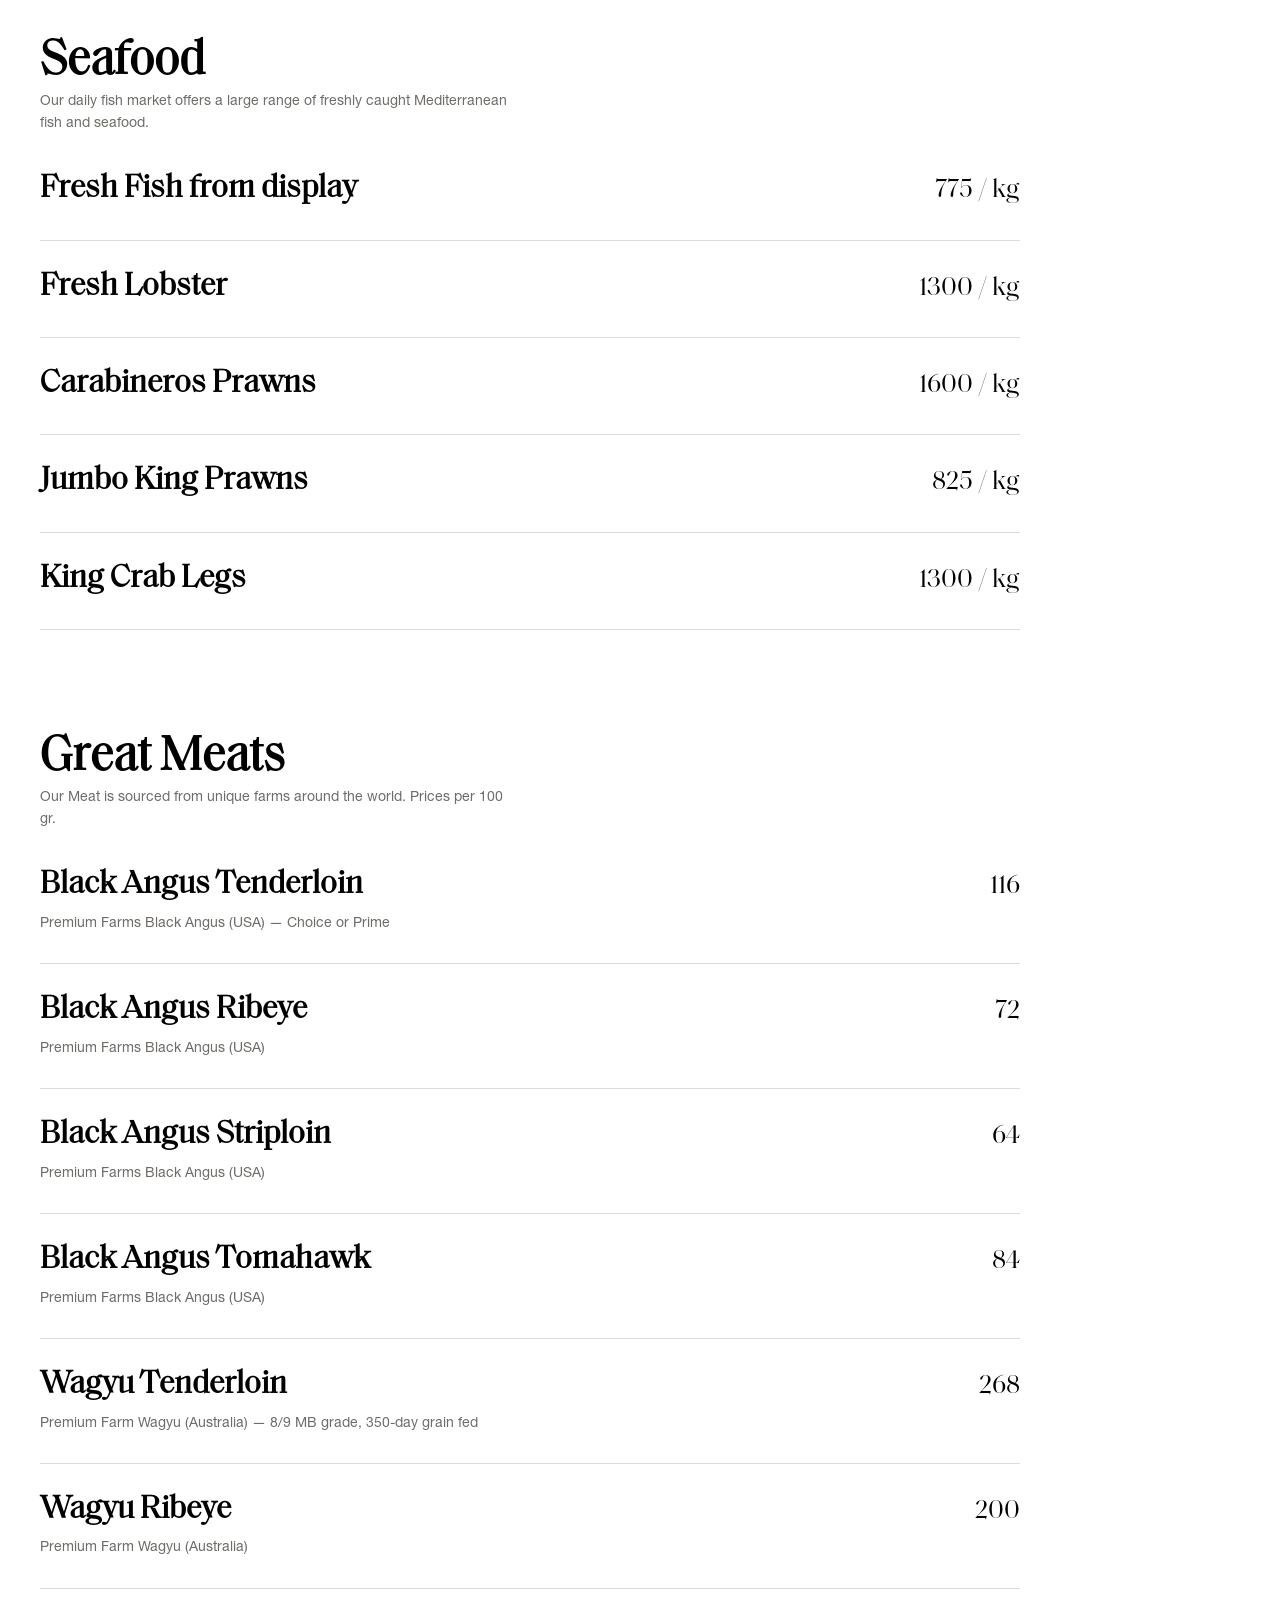
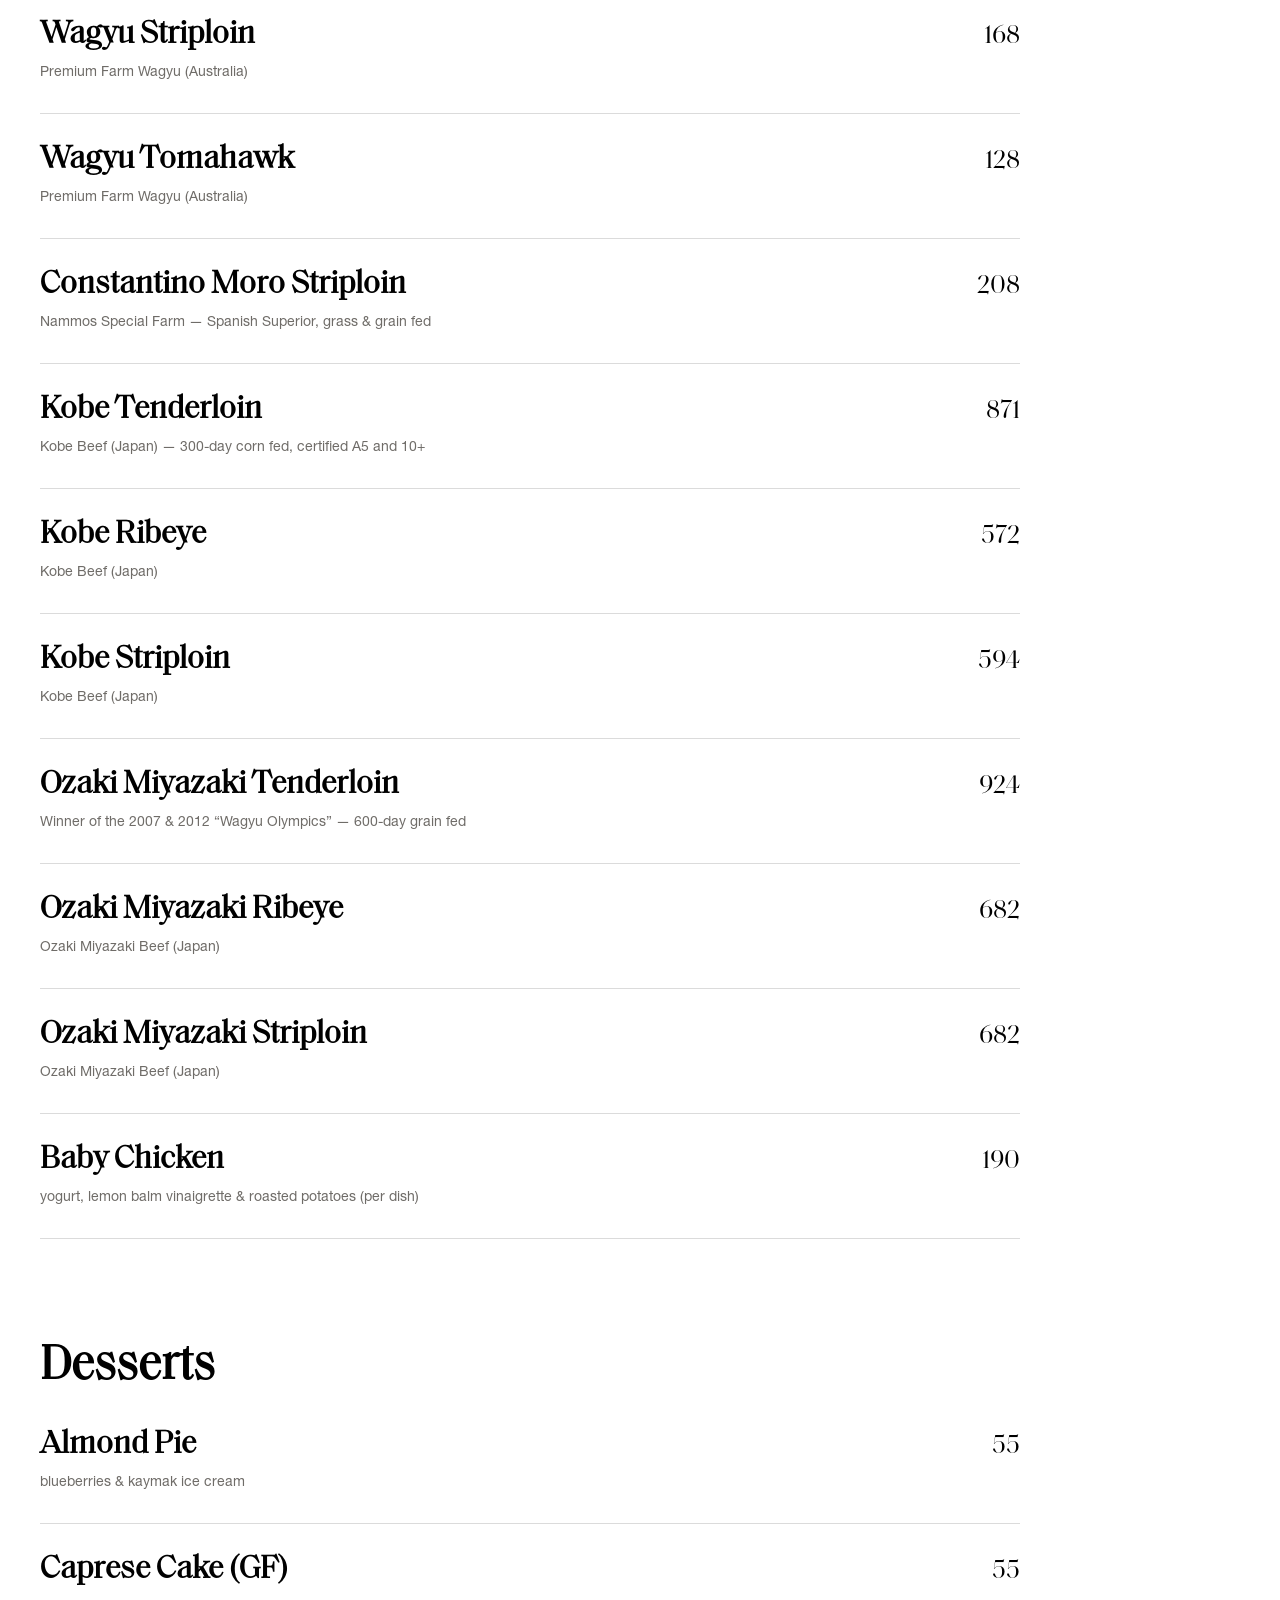
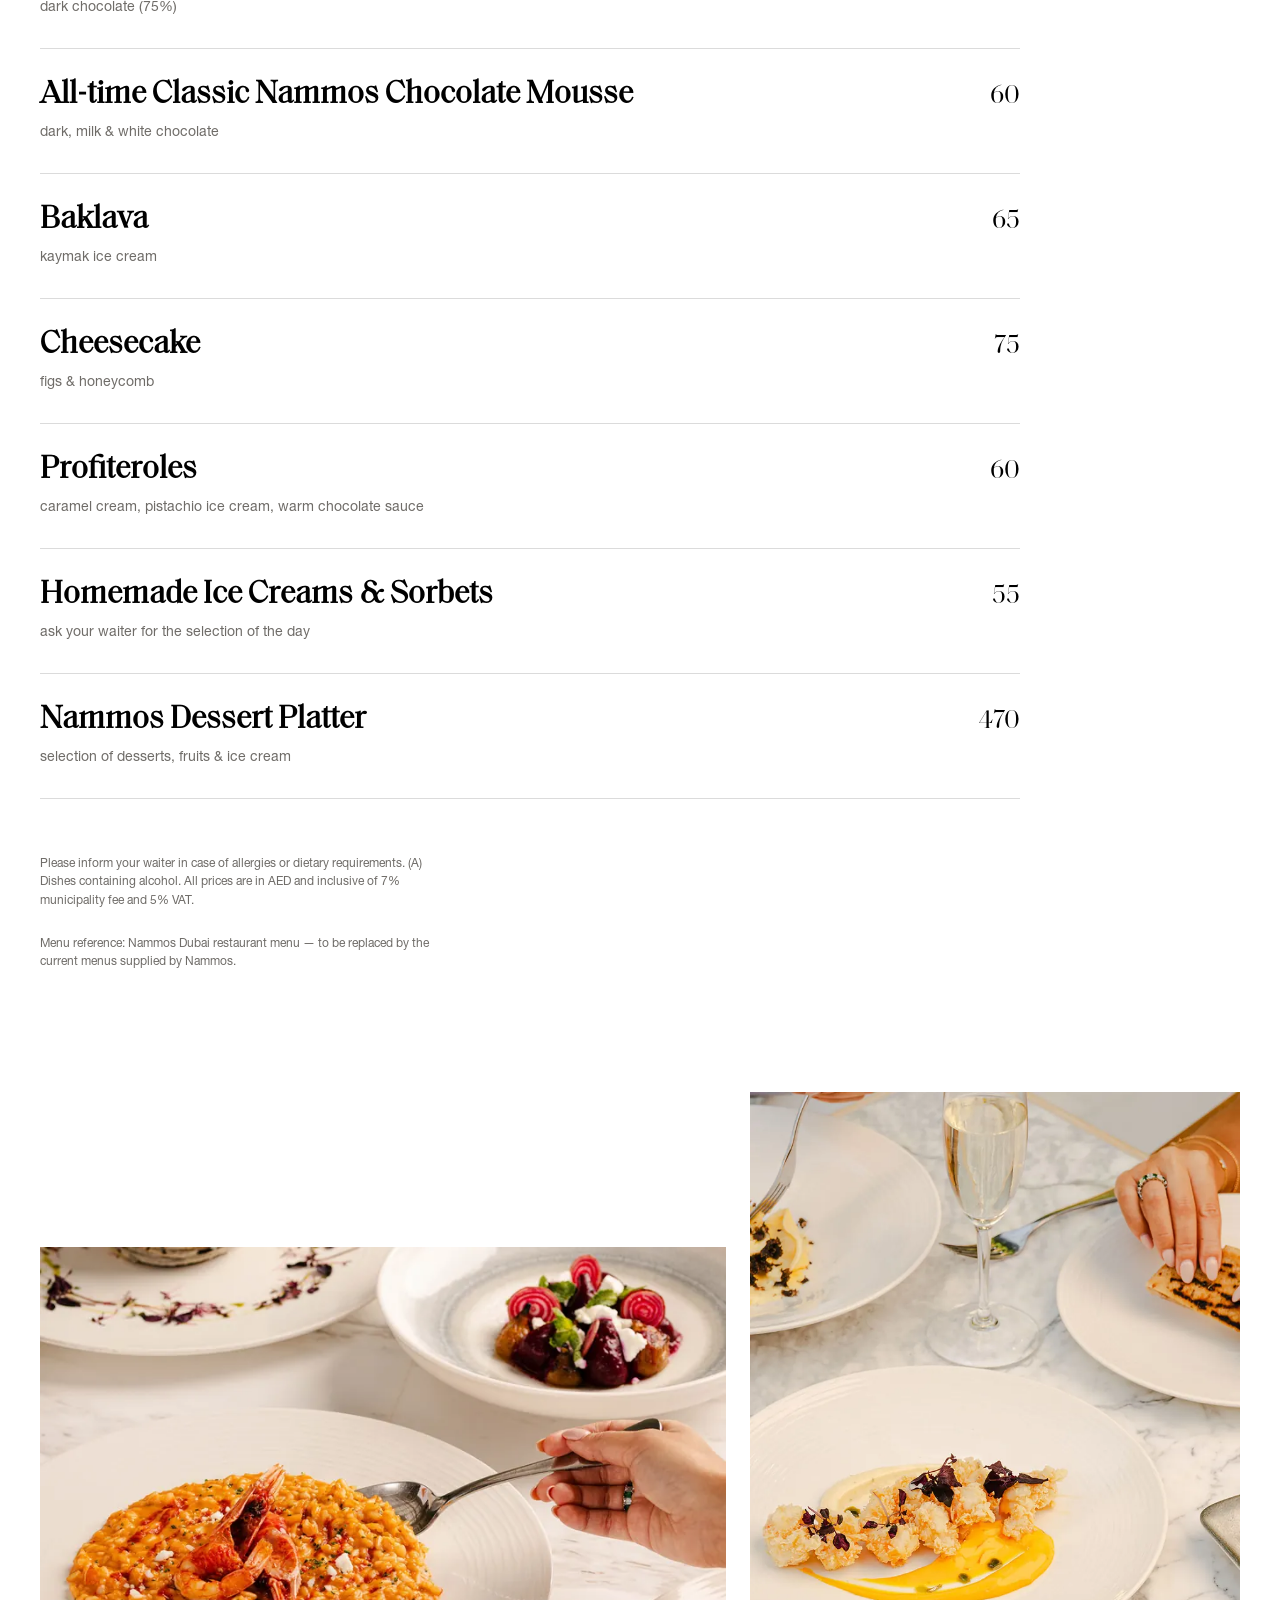
<file: menus.html>
<!doctype html>
<html lang="en">
<head>
<meta charset="utf-8">
<meta name="viewport" content="width=device-width, initial-scale=1, viewport-fit=cover">
<meta name="theme-color" content="#000000">
<title>NAMMOS Dubai Menus | Nammos</title>
<meta name="description" content="An invitation to savour the essence of the Mediterranean, where time-honoured recipes meet contemporary culinary artistry.">
<meta name="robots" content="noindex, nofollow">
<link rel="canonical" href="https://florent-ui.github.io/nammos-dubai-v1/menus.html">
<meta property="og:type" content="website"><meta property="og:site_name" content="Nammos Dubai"><meta property="og:url" content="https://florent-ui.github.io/nammos-dubai-v1/menus.html">
<meta property="og:title" content="NAMMOS Dubai Menus | Nammos"><meta property="og:description" content="An invitation to savour the essence of the Mediterranean, where time-honoured recipes meet contemporary culinary artistry.">
<meta property="og:image" content="https://florent-ui.github.io/nammos-dubai-v1/assets/img/og-1200.jpg"><meta property="og:image:secure_url" content="https://florent-ui.github.io/nammos-dubai-v1/assets/img/og-1200.jpg"><meta property="og:image:type" content="image/jpeg"><meta property="og:image:width" content="1200"><meta property="og:image:height" content="630"><meta property="og:image:alt" content="Nammos Dubai, Four Seasons Resort Jumeirah">
<meta name="twitter:card" content="summary_large_image"><meta name="twitter:title" content="NAMMOS Dubai Menus | Nammos"><meta name="twitter:description" content="An invitation to savour the essence of the Mediterranean, where time-honoured recipes meet contemporary culinary artistry."><meta name="twitter:image" content="https://florent-ui.github.io/nammos-dubai-v1/assets/img/og-1200.jpg">
<link rel="icon" href="assets/img/favicon-32x32.png" sizes="32x32">
<link rel="preload" href="assets/fonts/SaolDisplay-Regular.woff2" as="font" type="font/woff2" crossorigin>
<link rel="preload" href="assets/fonts/SangBleuOGSans-Medium.woff2" as="font" type="font/woff2" crossorigin>
<link rel="stylesheet" href="assets/css/styles.css">
</head>
<body>

<header class="nav" id="top">
  <a class="nav__logo" href="index.html" aria-label="Nammos — home"><svg role="img" aria-label="Nammos" viewBox="0 0 121 24" fill="none" xmlns="http://www.w3.org/2000/svg">
<path d="M89.9344 15.6344C90.6989 15.6373 91.4471 15.4093 92.0841 14.9792C92.7211 14.5492 93.2184 13.9365 93.5129 13.2188C93.8074 12.501 93.8859 11.7105 93.7385 10.9473C93.591 10.1842 93.2243 9.48271 92.6847 8.93174C92.1451 8.38077 91.4569 8.0051 90.7073 7.85232C89.9577 7.69954 89.1803 7.77651 88.4738 8.07349C87.7672 8.37047 87.1631 8.87409 86.7381 9.52058C86.313 10.167 86.0862 10.9273 86.0862 11.7051C86.0849 12.2202 86.1835 12.7306 86.3763 13.207C86.5691 13.6833 86.8523 14.1163 87.2097 14.4813C87.5671 14.8462 87.9917 15.1359 88.4592 15.3338C88.9268 15.5316 89.4281 15.6338 89.9344 15.6344ZM32.864 13.1026L31.1281 10.7096L30.5071 9.84332L29.3968 13.7248L31.1281 13.4089L32.864 13.1026ZM20.8111 3.28161L11.4021 1.58734L4.82049 0.405175C4.37009 0.322924 3.90602 0.425932 3.53024 0.691568C3.15445 0.957203 2.89769 1.36374 2.81636 1.82186L0.0218861 18.1615C-0.0494947 18.612 0.055259 19.0731 0.313741 19.4461C0.572222 19.8191 0.963906 20.0743 1.40501 20.1573L11.4162 21.9616L17.4003 23.0337C17.6234 23.0728 17.8519 23.0666 18.0726 23.0155C18.2934 22.9644 18.502 22.8694 18.6865 22.7359C18.871 22.6025 19.0278 22.4332 19.1478 22.2379C19.2677 22.0426 19.3486 21.8251 19.3856 21.5979L22.2083 5.27741C22.2833 4.81932 22.1769 4.34968 21.9124 3.97118C21.6479 3.59269 21.2469 3.33615 20.797 3.25768L20.8111 3.28161ZM15.4809 17.9748C15.4653 18.064 15.4253 18.1469 15.3653 18.2138C15.3054 18.2807 15.228 18.329 15.1421 18.3529C14.7705 18.4678 14.587 18.1998 14.3988 17.9365L11.4115 13.5669L8.65937 9.54658L7.32799 16.8884L5.30976 16.5103L7.33269 5.33484C7.34283 5.26553 7.36779 5.19933 7.40583 5.14092C7.44387 5.08251 7.49405 5.0333 7.55283 4.99679C7.61161 4.96027 7.67756 4.93732 7.74601 4.92958C7.81446 4.92183 7.88375 4.92947 7.94898 4.95195C8.06164 4.97721 8.16755 5.02712 8.25935 5.09819C8.35115 5.16927 8.42664 5.25982 8.48059 5.36355C9.46854 6.79938 10.4423 8.2352 11.4115 9.67102C12.3288 11.0398 13.2415 12.4182 14.1542 13.7679L15.4903 6.36863L17.5132 6.74673L15.4809 17.9748ZM81.3817 19.8079C81.2663 19.9864 81.127 20.1475 80.9676 20.2865L89.9062 21.8946L96.2949 23.0481H96.3185C96.7673 23.1277 97.2289 23.0242 97.6032 22.7599C97.9775 22.4956 98.2343 22.0918 98.3179 21.6362L101.14 5.31569C101.216 4.86111 101.113 4.39455 100.853 4.01669C100.594 3.63883 100.198 3.37997 99.7528 3.29597L89.9203 1.52991L83.7762 0.405175C83.5531 0.366106 83.3246 0.372304 83.1039 0.423412C82.8832 0.47452 82.6745 0.569529 82.49 0.702973C82.3055 0.836416 82.1488 1.00566 82.0288 1.20097C81.9088 1.39628 81.828 1.61379 81.7909 1.841L80.3796 9.94862L81.7909 18.0418C81.8941 18.6659 81.754 19.3064 81.4005 19.827L81.3817 19.8079ZM89.9392 5.80387C91.0907 5.80103 92.2173 6.14584 93.1761 6.79465C94.135 7.44346 94.8831 8.3671 95.3257 9.44865C95.7683 10.5302 95.8856 11.721 95.6626 12.8704C95.4397 14.0198 94.8866 15.076 94.0733 15.9055C93.2599 16.7349 92.223 17.3002 91.0938 17.5298C89.9645 17.7594 88.7937 17.643 87.7295 17.1953C86.6653 16.7476 85.7556 15.9888 85.1155 15.0149C84.4755 14.041 84.1338 12.8958 84.1338 11.7242C84.1319 10.9474 84.2807 10.1779 84.5716 9.45971C84.8626 8.7415 85.2899 8.08873 85.8291 7.53878C86.3684 6.98883 87.009 6.55251 87.7143 6.25481C88.4195 5.95711 89.1756 5.80387 89.9392 5.80387ZM31.1281 22.1531L40.3865 20.6168C39.9137 20.3942 39.5259 20.0198 39.2828 19.5511C39.0397 19.0824 38.9547 18.5453 39.0411 18.0227L40.6029 9.00097L39.4786 1.88886C39.394 1.34826 39.1027 0.86365 38.6681 0.540834C38.2336 0.218018 37.6911 0.0832203 37.1592 0.165871L31.1281 1.16616L21.4038 2.77907C21.8987 2.9886 22.3084 3.36378 22.565 3.84248C22.8217 4.32119 22.9099 4.87471 22.8152 5.41142L21.0745 15.51L22.0484 21.5596C22.135 22.1004 22.4287 22.5842 22.8651 22.9053C23.3015 23.2264 23.8451 23.3586 24.3771 23.273L31.1281 22.1531ZM29.3404 6.49307C29.3592 6.36139 29.417 6.23866 29.5061 6.14121C29.5952 6.04375 29.7113 5.97617 29.839 5.94746C30.126 5.89481 30.3095 6.02403 30.493 6.29205L31.1281 7.15355L37.9214 16.5438L35.6585 16.9554L34.2472 14.9835L31.1469 15.5435L28.7147 15.9743L28.0278 18.329L25.7696 18.731L29.3404 6.49307ZM81.1605 18.1615L78.3378 1.84579C78.2618 1.3872 78.0101 0.978006 77.6379 0.707941C77.2657 0.437881 76.8035 0.329 76.3525 0.405175H76.3243L70.1802 1.51555L61.5615 3.06624C61.8935 3.33383 62.1483 3.68763 62.299 4.0903C62.4497 4.49296 62.4907 4.92955 62.4178 5.35398L60.663 15.4861L61.7168 21.5644C61.7544 21.7913 61.8356 22.0085 61.9558 22.2035C62.0759 22.3985 62.2326 22.5675 62.417 22.7008C62.6014 22.8341 62.8098 22.9292 63.0303 22.9806C63.2508 23.032 63.4791 23.0386 63.7021 23.0002L70.1049 21.8468L79.6974 20.1238C80.145 20.0561 80.5487 19.8128 80.8222 19.4461C81.0956 19.0793 81.2171 18.6182 81.1605 18.1615ZM75.1529 16.6778L74.052 9.73803L71.5775 13.4807C71.4705 13.6573 71.3272 13.8081 71.1575 13.923C70.9878 14.0378 70.7956 14.1139 70.5942 14.146C70.4568 14.1651 70.3176 14.1651 70.1802 14.146C69.9134 14.111 69.6628 13.9961 69.4604 13.8157L65.9038 11.0781L67.0094 18.0131L64.977 18.3434L63.1893 7.07697C63.1717 6.95963 63.2004 6.83995 63.2691 6.74403C63.3378 6.64811 63.4411 6.5837 63.5563 6.56486C63.8432 6.517 64.0267 6.68451 64.2996 6.8951L70.1802 11.5328L74.3249 5.23912C74.4707 4.96631 74.5883 4.73658 74.8847 4.6935C74.9416 4.68029 75.0007 4.67962 75.0579 4.69153C75.115 4.70345 75.1691 4.72767 75.2163 4.76257C75.2635 4.79748 75.3029 4.84226 75.3317 4.89391C75.3605 4.94556 75.3781 5.00288 75.3834 5.06203L77.1711 16.3284L75.1529 16.6778ZM117.964 1.68306C117.864 1.14825 117.562 0.67493 117.121 0.365805C116.681 0.0566804 116.138 -0.0633133 115.612 0.031861L109.665 1.14702L100.581 2.89394C101.012 3.13558 101.36 3.50735 101.576 3.95815C101.791 4.40894 101.864 4.91663 101.785 5.41142L99.9504 16.0125L101.018 21.7798C101.066 22.045 101.165 22.2981 101.31 22.5244C101.454 22.7507 101.641 22.9459 101.859 23.0988C102.077 23.2517 102.323 23.3593 102.583 23.4155C102.842 23.4717 103.11 23.4753 103.37 23.4262L109.651 22.2249L119.328 20.3583C119.59 20.3077 119.84 20.2051 120.064 20.0563C120.287 19.9074 120.479 19.7153 120.629 19.4909C120.78 19.2664 120.885 19.0141 120.939 18.7482C120.994 18.4823 120.996 18.2081 120.946 17.9413L117.964 1.68306ZM112.243 16.9075C111.721 17.3073 111.114 17.5773 110.472 17.6962C109.829 17.815 109.168 17.7793 108.541 17.592C107.924 17.3958 107.355 17.0697 106.871 16.6347L107.934 15.0218C107.976 15.0607 108.022 15.0959 108.07 15.1271C108.534 15.4946 109.083 15.7322 109.665 15.8163C109.983 15.8781 110.312 15.844 110.611 15.7182C110.91 15.5923 111.167 15.3802 111.349 15.108C111.453 14.9624 111.526 14.7965 111.563 14.6208C111.601 14.4451 111.602 14.2634 111.567 14.0871C111.532 13.9108 111.462 13.7438 111.361 13.5966C111.259 13.4494 111.129 13.3252 110.978 13.2318C110.568 13.0107 110.124 12.8618 109.665 12.7915C109.148 12.6958 108.602 12.6384 108.098 12.4948C107.894 12.432 107.693 12.3586 107.496 12.2746C107.035 12.0518 106.64 11.7094 106.35 11.2818C106.06 10.8541 105.886 10.3563 105.845 9.83854C105.591 7.46943 107.647 6.00967 109.674 6.04796C110.576 6.03394 111.451 6.35567 112.135 6.95253L111.194 8.56544C111.067 8.47244 110.933 8.38925 110.794 8.31656C110.612 8.21888 110.421 8.13722 110.225 8.07247C110.043 8.01007 109.856 7.96834 109.665 7.94804C108.635 7.8571 107.656 8.42664 107.873 9.69495C107.897 9.85636 107.956 10.0101 108.047 10.1448C108.144 10.2724 108.27 10.3742 108.414 10.4416C108.814 10.6148 109.235 10.7355 109.665 10.8005C110.606 10.9824 111.547 11.0637 112.361 11.7242C112.731 12.0472 113.026 12.4498 113.224 12.9029C113.423 13.356 113.52 13.8483 113.509 14.3442C113.497 14.8402 113.378 15.3274 113.159 15.7706C112.94 16.2139 112.627 16.6022 112.243 16.9075ZM60.4607 3.30075L50.5812 1.51555L44.5124 0.409961C44.0672 0.333947 43.6104 0.437358 43.2389 0.698263C42.8674 0.959167 42.6104 1.35704 42.5224 1.8075L39.6809 18.1615C39.6431 18.3884 39.6497 18.6206 39.7002 18.845C39.7507 19.0693 39.8441 19.2813 39.9752 19.4689C40.1063 19.6564 40.2724 19.8159 40.464 19.9381C40.6557 20.0603 40.8692 20.1429 41.0922 20.1812L50.6189 21.8994L57.0876 23.0577C57.5373 23.1338 57.9983 23.0255 58.3696 22.7563C58.7409 22.4871 58.9921 22.0792 59.0682 21.6218L61.8909 5.30134C61.9676 4.84659 61.8649 4.37939 61.6051 4.00122C61.3452 3.62305 60.9492 3.36446 60.503 3.28161L60.4607 3.30075ZM55.6668 18.1854L53.625 17.8073L54.8623 10.8867L51.2728 13.5669C51.0805 13.7358 50.8429 13.8425 50.5906 13.8732C50.4355 13.9061 50.2753 13.9061 50.1202 13.8732C49.9232 13.8408 49.7362 13.7632 49.5731 13.6463C49.4101 13.5294 49.2754 13.3762 49.1793 13.1983L46.7329 9.39822L45.5286 16.2997L43.5103 15.9216L45.5192 4.68872C45.5261 4.62919 45.5454 4.57184 45.5758 4.52051C45.6062 4.46918 45.6471 4.42505 45.6956 4.39107C45.7442 4.35709 45.7993 4.33405 45.8573 4.32347C45.9153 4.3129 45.9748 4.31504 46.032 4.32976C46.3236 4.3872 46.4271 4.60735 46.5777 4.88973L50.5953 11.26L56.5701 6.74673C56.857 6.54572 57.0405 6.38299 57.3181 6.44042C57.3752 6.44824 57.43 6.4681 57.4791 6.49872C57.5283 6.52935 57.5705 6.57006 57.6033 6.61826C57.6361 6.66646 57.6586 6.72109 57.6694 6.77864C57.6803 6.8362 57.6792 6.89543 57.6662 6.95253L55.6668 18.1854Z" fill="currentColor"/>
</svg></a>
  <p class="nav__center label">Nammos Dubai</p>
  <div class="nav__right">
    <nav class="nav__links label" aria-label="Sections"><a href="menus.html">Menus</a><a href="private-celebrations.html">Private Celebrations</a><a href="https://www.nammos.com/events" target=_blank rel=noopener>Events</a><a href="https://www.nammos.com/news" target=_blank rel=noopener>News</a><a href="contact.html">Contact</a></nav>
    <a class="btn btn--small nav__res" href="https://www.sevenrooms.com/explore/nammosdubai/reservations/create/search" target="_blank" rel="noopener">Reservations</a>
    <button class="btn btn--small" type="button" data-menu-open aria-expanded="false" aria-controls="menu">Menu</button>
  </div>
</header>
<div class="overlay" id="menu">
  <div class="overlay__bar"><a href="index.html" aria-label="Nammos — home"><svg role="img" aria-label="Nammos" viewBox="0 0 121 24" fill="none" xmlns="http://www.w3.org/2000/svg">
<path d="M89.9344 15.6344C90.6989 15.6373 91.4471 15.4093 92.0841 14.9792C92.7211 14.5492 93.2184 13.9365 93.5129 13.2188C93.8074 12.501 93.8859 11.7105 93.7385 10.9473C93.591 10.1842 93.2243 9.48271 92.6847 8.93174C92.1451 8.38077 91.4569 8.0051 90.7073 7.85232C89.9577 7.69954 89.1803 7.77651 88.4738 8.07349C87.7672 8.37047 87.1631 8.87409 86.7381 9.52058C86.313 10.167 86.0862 10.9273 86.0862 11.7051C86.0849 12.2202 86.1835 12.7306 86.3763 13.207C86.5691 13.6833 86.8523 14.1163 87.2097 14.4813C87.5671 14.8462 87.9917 15.1359 88.4592 15.3338C88.9268 15.5316 89.4281 15.6338 89.9344 15.6344ZM32.864 13.1026L31.1281 10.7096L30.5071 9.84332L29.3968 13.7248L31.1281 13.4089L32.864 13.1026ZM20.8111 3.28161L11.4021 1.58734L4.82049 0.405175C4.37009 0.322924 3.90602 0.425932 3.53024 0.691568C3.15445 0.957203 2.89769 1.36374 2.81636 1.82186L0.0218861 18.1615C-0.0494947 18.612 0.055259 19.0731 0.313741 19.4461C0.572222 19.8191 0.963906 20.0743 1.40501 20.1573L11.4162 21.9616L17.4003 23.0337C17.6234 23.0728 17.8519 23.0666 18.0726 23.0155C18.2934 22.9644 18.502 22.8694 18.6865 22.7359C18.871 22.6025 19.0278 22.4332 19.1478 22.2379C19.2677 22.0426 19.3486 21.8251 19.3856 21.5979L22.2083 5.27741C22.2833 4.81932 22.1769 4.34968 21.9124 3.97118C21.6479 3.59269 21.2469 3.33615 20.797 3.25768L20.8111 3.28161ZM15.4809 17.9748C15.4653 18.064 15.4253 18.1469 15.3653 18.2138C15.3054 18.2807 15.228 18.329 15.1421 18.3529C14.7705 18.4678 14.587 18.1998 14.3988 17.9365L11.4115 13.5669L8.65937 9.54658L7.32799 16.8884L5.30976 16.5103L7.33269 5.33484C7.34283 5.26553 7.36779 5.19933 7.40583 5.14092C7.44387 5.08251 7.49405 5.0333 7.55283 4.99679C7.61161 4.96027 7.67756 4.93732 7.74601 4.92958C7.81446 4.92183 7.88375 4.92947 7.94898 4.95195C8.06164 4.97721 8.16755 5.02712 8.25935 5.09819C8.35115 5.16927 8.42664 5.25982 8.48059 5.36355C9.46854 6.79938 10.4423 8.2352 11.4115 9.67102C12.3288 11.0398 13.2415 12.4182 14.1542 13.7679L15.4903 6.36863L17.5132 6.74673L15.4809 17.9748ZM81.3817 19.8079C81.2663 19.9864 81.127 20.1475 80.9676 20.2865L89.9062 21.8946L96.2949 23.0481H96.3185C96.7673 23.1277 97.2289 23.0242 97.6032 22.7599C97.9775 22.4956 98.2343 22.0918 98.3179 21.6362L101.14 5.31569C101.216 4.86111 101.113 4.39455 100.853 4.01669C100.594 3.63883 100.198 3.37997 99.7528 3.29597L89.9203 1.52991L83.7762 0.405175C83.5531 0.366106 83.3246 0.372304 83.1039 0.423412C82.8832 0.47452 82.6745 0.569529 82.49 0.702973C82.3055 0.836416 82.1488 1.00566 82.0288 1.20097C81.9088 1.39628 81.828 1.61379 81.7909 1.841L80.3796 9.94862L81.7909 18.0418C81.8941 18.6659 81.754 19.3064 81.4005 19.827L81.3817 19.8079ZM89.9392 5.80387C91.0907 5.80103 92.2173 6.14584 93.1761 6.79465C94.135 7.44346 94.8831 8.3671 95.3257 9.44865C95.7683 10.5302 95.8856 11.721 95.6626 12.8704C95.4397 14.0198 94.8866 15.076 94.0733 15.9055C93.2599 16.7349 92.223 17.3002 91.0938 17.5298C89.9645 17.7594 88.7937 17.643 87.7295 17.1953C86.6653 16.7476 85.7556 15.9888 85.1155 15.0149C84.4755 14.041 84.1338 12.8958 84.1338 11.7242C84.1319 10.9474 84.2807 10.1779 84.5716 9.45971C84.8626 8.7415 85.2899 8.08873 85.8291 7.53878C86.3684 6.98883 87.009 6.55251 87.7143 6.25481C88.4195 5.95711 89.1756 5.80387 89.9392 5.80387ZM31.1281 22.1531L40.3865 20.6168C39.9137 20.3942 39.5259 20.0198 39.2828 19.5511C39.0397 19.0824 38.9547 18.5453 39.0411 18.0227L40.6029 9.00097L39.4786 1.88886C39.394 1.34826 39.1027 0.86365 38.6681 0.540834C38.2336 0.218018 37.6911 0.0832203 37.1592 0.165871L31.1281 1.16616L21.4038 2.77907C21.8987 2.9886 22.3084 3.36378 22.565 3.84248C22.8217 4.32119 22.9099 4.87471 22.8152 5.41142L21.0745 15.51L22.0484 21.5596C22.135 22.1004 22.4287 22.5842 22.8651 22.9053C23.3015 23.2264 23.8451 23.3586 24.3771 23.273L31.1281 22.1531ZM29.3404 6.49307C29.3592 6.36139 29.417 6.23866 29.5061 6.14121C29.5952 6.04375 29.7113 5.97617 29.839 5.94746C30.126 5.89481 30.3095 6.02403 30.493 6.29205L31.1281 7.15355L37.9214 16.5438L35.6585 16.9554L34.2472 14.9835L31.1469 15.5435L28.7147 15.9743L28.0278 18.329L25.7696 18.731L29.3404 6.49307ZM81.1605 18.1615L78.3378 1.84579C78.2618 1.3872 78.0101 0.978006 77.6379 0.707941C77.2657 0.437881 76.8035 0.329 76.3525 0.405175H76.3243L70.1802 1.51555L61.5615 3.06624C61.8935 3.33383 62.1483 3.68763 62.299 4.0903C62.4497 4.49296 62.4907 4.92955 62.4178 5.35398L60.663 15.4861L61.7168 21.5644C61.7544 21.7913 61.8356 22.0085 61.9558 22.2035C62.0759 22.3985 62.2326 22.5675 62.417 22.7008C62.6014 22.8341 62.8098 22.9292 63.0303 22.9806C63.2508 23.032 63.4791 23.0386 63.7021 23.0002L70.1049 21.8468L79.6974 20.1238C80.145 20.0561 80.5487 19.8128 80.8222 19.4461C81.0956 19.0793 81.2171 18.6182 81.1605 18.1615ZM75.1529 16.6778L74.052 9.73803L71.5775 13.4807C71.4705 13.6573 71.3272 13.8081 71.1575 13.923C70.9878 14.0378 70.7956 14.1139 70.5942 14.146C70.4568 14.1651 70.3176 14.1651 70.1802 14.146C69.9134 14.111 69.6628 13.9961 69.4604 13.8157L65.9038 11.0781L67.0094 18.0131L64.977 18.3434L63.1893 7.07697C63.1717 6.95963 63.2004 6.83995 63.2691 6.74403C63.3378 6.64811 63.4411 6.5837 63.5563 6.56486C63.8432 6.517 64.0267 6.68451 64.2996 6.8951L70.1802 11.5328L74.3249 5.23912C74.4707 4.96631 74.5883 4.73658 74.8847 4.6935C74.9416 4.68029 75.0007 4.67962 75.0579 4.69153C75.115 4.70345 75.1691 4.72767 75.2163 4.76257C75.2635 4.79748 75.3029 4.84226 75.3317 4.89391C75.3605 4.94556 75.3781 5.00288 75.3834 5.06203L77.1711 16.3284L75.1529 16.6778ZM117.964 1.68306C117.864 1.14825 117.562 0.67493 117.121 0.365805C116.681 0.0566804 116.138 -0.0633133 115.612 0.031861L109.665 1.14702L100.581 2.89394C101.012 3.13558 101.36 3.50735 101.576 3.95815C101.791 4.40894 101.864 4.91663 101.785 5.41142L99.9504 16.0125L101.018 21.7798C101.066 22.045 101.165 22.2981 101.31 22.5244C101.454 22.7507 101.641 22.9459 101.859 23.0988C102.077 23.2517 102.323 23.3593 102.583 23.4155C102.842 23.4717 103.11 23.4753 103.37 23.4262L109.651 22.2249L119.328 20.3583C119.59 20.3077 119.84 20.2051 120.064 20.0563C120.287 19.9074 120.479 19.7153 120.629 19.4909C120.78 19.2664 120.885 19.0141 120.939 18.7482C120.994 18.4823 120.996 18.2081 120.946 17.9413L117.964 1.68306ZM112.243 16.9075C111.721 17.3073 111.114 17.5773 110.472 17.6962C109.829 17.815 109.168 17.7793 108.541 17.592C107.924 17.3958 107.355 17.0697 106.871 16.6347L107.934 15.0218C107.976 15.0607 108.022 15.0959 108.07 15.1271C108.534 15.4946 109.083 15.7322 109.665 15.8163C109.983 15.8781 110.312 15.844 110.611 15.7182C110.91 15.5923 111.167 15.3802 111.349 15.108C111.453 14.9624 111.526 14.7965 111.563 14.6208C111.601 14.4451 111.602 14.2634 111.567 14.0871C111.532 13.9108 111.462 13.7438 111.361 13.5966C111.259 13.4494 111.129 13.3252 110.978 13.2318C110.568 13.0107 110.124 12.8618 109.665 12.7915C109.148 12.6958 108.602 12.6384 108.098 12.4948C107.894 12.432 107.693 12.3586 107.496 12.2746C107.035 12.0518 106.64 11.7094 106.35 11.2818C106.06 10.8541 105.886 10.3563 105.845 9.83854C105.591 7.46943 107.647 6.00967 109.674 6.04796C110.576 6.03394 111.451 6.35567 112.135 6.95253L111.194 8.56544C111.067 8.47244 110.933 8.38925 110.794 8.31656C110.612 8.21888 110.421 8.13722 110.225 8.07247C110.043 8.01007 109.856 7.96834 109.665 7.94804C108.635 7.8571 107.656 8.42664 107.873 9.69495C107.897 9.85636 107.956 10.0101 108.047 10.1448C108.144 10.2724 108.27 10.3742 108.414 10.4416C108.814 10.6148 109.235 10.7355 109.665 10.8005C110.606 10.9824 111.547 11.0637 112.361 11.7242C112.731 12.0472 113.026 12.4498 113.224 12.9029C113.423 13.356 113.52 13.8483 113.509 14.3442C113.497 14.8402 113.378 15.3274 113.159 15.7706C112.94 16.2139 112.627 16.6022 112.243 16.9075ZM60.4607 3.30075L50.5812 1.51555L44.5124 0.409961C44.0672 0.333947 43.6104 0.437358 43.2389 0.698263C42.8674 0.959167 42.6104 1.35704 42.5224 1.8075L39.6809 18.1615C39.6431 18.3884 39.6497 18.6206 39.7002 18.845C39.7507 19.0693 39.8441 19.2813 39.9752 19.4689C40.1063 19.6564 40.2724 19.8159 40.464 19.9381C40.6557 20.0603 40.8692 20.1429 41.0922 20.1812L50.6189 21.8994L57.0876 23.0577C57.5373 23.1338 57.9983 23.0255 58.3696 22.7563C58.7409 22.4871 58.9921 22.0792 59.0682 21.6218L61.8909 5.30134C61.9676 4.84659 61.8649 4.37939 61.6051 4.00122C61.3452 3.62305 60.9492 3.36446 60.503 3.28161L60.4607 3.30075ZM55.6668 18.1854L53.625 17.8073L54.8623 10.8867L51.2728 13.5669C51.0805 13.7358 50.8429 13.8425 50.5906 13.8732C50.4355 13.9061 50.2753 13.9061 50.1202 13.8732C49.9232 13.8408 49.7362 13.7632 49.5731 13.6463C49.4101 13.5294 49.2754 13.3762 49.1793 13.1983L46.7329 9.39822L45.5286 16.2997L43.5103 15.9216L45.5192 4.68872C45.5261 4.62919 45.5454 4.57184 45.5758 4.52051C45.6062 4.46918 45.6471 4.42505 45.6956 4.39107C45.7442 4.35709 45.7993 4.33405 45.8573 4.32347C45.9153 4.3129 45.9748 4.31504 46.032 4.32976C46.3236 4.3872 46.4271 4.60735 46.5777 4.88973L50.5953 11.26L56.5701 6.74673C56.857 6.54572 57.0405 6.38299 57.3181 6.44042C57.3752 6.44824 57.43 6.4681 57.4791 6.49872C57.5283 6.52935 57.5705 6.57006 57.6033 6.61826C57.6361 6.66646 57.6586 6.72109 57.6694 6.77864C57.6803 6.8362 57.6792 6.89543 57.6662 6.95253L55.6668 18.1854Z" fill="currentColor"/>
</svg></a><button class="btn btn--small btn--light" type="button" data-menu-close>Close</button></div>
  <nav class="overlay__links" aria-label="Main menu"><a href="index.html">Home</a><a href="menus.html">Menus</a><a href="private-celebrations.html">Private Celebrations</a><a href="https://www.nammos.com/events" target=_blank rel=noopener>Events</a><a href="https://www.nammos.com/news" target=_blank rel=noopener>News</a><a href="contact.html">Contact</a></nav>
  <div class="overlay__foot">
    <a class="btn btn--light" href="https://www.sevenrooms.com/explore/nammosdubai/reservations/create/search" target="_blank" rel="noopener">Reservations<svg class="arrow" aria-hidden="true" focusable="false" viewBox="0 0 23 8" fill="none" xmlns="http://www.w3.org/2000/svg">
<path d="M22.3536 4.35355C22.5488 4.15829 22.5488 3.84171 22.3536 3.64645L19.1716 0.464466C18.9763 0.269204 18.6597 0.269204 18.4645 0.464466C18.2692 0.659728 18.2692 0.976311 18.4645 1.17157L21.2929 4L18.4645 6.82843C18.2692 7.02369 18.2692 7.34027 18.4645 7.53553C18.6597 7.7308 18.9763 7.7308 19.1716 7.53553L22.3536 4.35355ZM0 4.5H22V3.5H0V4.5Z" fill="currentColor"/>
</svg></a>
    <div class="overlay__socials label"><a href="https://instagram.com/nammos.dubai" target="_blank" rel="noopener">Instagram</a><a href="https://www.facebook.com/NAMMOSDubai" target="_blank" rel="noopener">Facebook</a><a href="https://www.linkedin.com/company/nammos-world" target="_blank" rel="noopener">LinkedIn</a><a href="https://www.youtube.com/user/nammosmykonos" target="_blank" rel="noopener">YouTube</a></div>
    <p class="overlay__meta label">Four Seasons Resort, Jumeirah 2 · Dubai, United Arab Emirates</p>
  </div>
</div>
<main>

<section class="hero hero--page">
  <div class="hero__media" data-parallax><picture><source media="(min-width: 800px)" srcset="assets/img/menus-hero-d-1440.webp 1440w, assets/img/menus-hero-d-1920.webp 1920w" sizes="100vw"><img src="assets/img/menus-hero-m-780.webp" srcset="assets/img/menus-hero-m-780.webp 780w, assets/img/menus-hero-m-1057.webp 1057w" sizes="100vw" width="780" height="975" alt="Beetroot salad on a turquoise table at Nammos Dubai" fetchpriority="high" decoding="async"></picture></div>
  <div class="hero__top rv-group">
    <p class="label rv">Nammos Dubai</p>
    <h1 class="hero__title rv">Menus</h1>
    <p class="hero__text text rv">An invitation to savour the essence of the Mediterranean, where time-honoured recipes meet contemporary culinary artistry. Each dish is crafted with the finest ingredients, designed to be shared, celebrated, and remembered.</p>
  </div>
  <div class="hero__bottom"></div>
</section>
<section class="teaser">
  <div class="container teaser__grid">
    <div class="media rv-media teaser__media"><img src="assets/img/menus-dish-780.webp" srcset="assets/img/menus-dish-780.webp 780w, assets/img/menus-dish-1200.webp 1200w" sizes="(min-width: 1000px) 50vw, 100vw" width="780" height="520" alt="Nigiri with caviar at Nammos Dubai" loading="lazy" decoding="async"></div>
    <div class="teaser__body rv-group">
      <p class="label label--muted rv">Authentic Inspiration, Iconic Bites</p>
      <h2 class="statement rv">Signature Flavours</h2>
      <p class="text rv">From pristine seafood and elevated classics to globally inspired creations, the Nammos Dubai menu is a reflection of authenticity, quality, and unmistakable style. Every plate tells a story of the sea, the sun, and the joy of gathering around exceptional food.</p>
      <p class="lead rv">Freshly sourced ingredients, meticulous craftsmanship, and a passion for unforgettable moments.</p>
      <a class="btn btn--solid rv" href="https://www.sevenrooms.com/explore/nammosdubai/reservations/create/search" target="_blank" rel="noopener">Reservations<svg class="arrow" aria-hidden="true" focusable="false" viewBox="0 0 23 8" fill="none" xmlns="http://www.w3.org/2000/svg">
<path d="M22.3536 4.35355C22.5488 4.15829 22.5488 3.84171 22.3536 3.64645L19.1716 0.464466C18.9763 0.269204 18.6597 0.269204 18.4645 0.464466C18.2692 0.659728 18.2692 0.976311 18.4645 1.17157L21.2929 4L18.4645 6.82843C18.2692 7.02369 18.2692 7.34027 18.4645 7.53553C18.6597 7.7308 18.9763 7.7308 19.1716 7.53553L22.3536 4.35355ZM0 4.5H22V3.5H0V4.5Z" fill="currentColor"/>
</svg></a>
    </div>
  </div>
</section>
<nav class="chips" aria-label="Menu categories"><a class="chip label" href="#japanese-touch">Japanese Touch</a><a class="chip label" href="#nammos-signatures">Nammos Signatures</a><a class="chip label" href="#nigiri-sashimi">Nigiri &amp; Sashimi</a><a class="chip label" href="#maki">Maki</a><a class="chip label" href="#cold-appetizers-salads">Cold Appetizers &amp; Salads</a><a class="chip label" href="#hot-appetizers">Hot Appetizers</a><a class="chip label" href="#pasta">Pasta</a><a class="chip label" href="#seafood">Seafood</a><a class="chip label" href="#great-meats">Great Meats</a><a class="chip label" href="#desserts">Desserts</a></nav>
<div class="container">
  
    <section class="menu-cat" id="japanese-touch">
      <div class="menu-cat__head rv"><h2 class="menu-cat__title">Japanese Touch</h2><p class="menu-cat__sub">Appetizers</p></div>
      <div class="dish"><h3 class="dish__name">Seabass Crudo</h3><p class="dish__price">145</p><p class="dish__desc">yuzu wasabi</p></div><div class="dish"><h3 class="dish__name">Tuna Tartare</h3><p class="dish__price">150</p><p class="dish__desc">yuke sauce (A)</p></div><div class="dish"><h3 class="dish__name">Spicy Crab Tartare</h3><p class="dish__price">340</p><p class="dish__desc">yuzu truffle</p></div><div class="dish"><h3 class="dish__name">Greek White Fish Carpaccio</h3><p class="dish__price">145</p><p class="dish__desc">jalapeno dressing</p></div><div class="dish"><h3 class="dish__name">Salmon Carpaccio</h3><p class="dish__price">112</p><p class="dish__desc">truffle ponzu (A)</p></div><div class="dish"><h3 class="dish__name">Usuzukuri</h3><p class="dish__price">125</p><p class="dish__desc">tuna, salmon, yellowtail or mix</p></div><div class="dish"><h3 class="dish__name">Prawn Tempura</h3><p class="dish__price">125</p><p class="dish__desc">chili sesame dressing</p></div><div class="dish"><h3 class="dish__name">Bluefin Tuna Tataki</h3><p class="dish__price">132</p><p class="dish__desc">mango salsa &amp; ponzu</p></div>
    </section>
    <section class="menu-cat" id="nammos-signatures">
      <div class="menu-cat__head rv"><h2 class="menu-cat__title">Nammos Signatures</h2><p class="menu-cat__sub">Japanese Touch</p></div>
      <div class="dish"><h3 class="dish__name">Spicy Tuna</h3><p class="dish__price">145</p><p class="dish__desc">on spider roll &amp; soft-shell crab</p></div><div class="dish"><h3 class="dish__name">Salmon Teriyaki</h3><p class="dish__price">145</p><p class="dish__desc">on shrimp tempura roll (A)</p></div><div class="dish"><h3 class="dish__name">Baked Spicy Crab Maki</h3><p class="dish__price">155</p></div><div class="dish"><h3 class="dish__name">Kobe Beef Tataki</h3><p class="dish__price">360</p><p class="dish__desc">(A)</p></div><div class="dish"><h3 class="dish__name">Nigiri Kobe</h3><p class="dish__price">530</p><p class="dish__desc">caviar &amp; gold leaf (2 pcs)</p></div><div class="dish"><h3 class="dish__name">Wagyu Beef Maki</h3><p class="dish__price">355</p><p class="dish__desc">citrus soy dressing (8 pcs) (A)</p></div><div class="dish"><h3 class="dish__name">Kobe &amp; Foie Gras Maki</h3><p class="dish__price">430</p><p class="dish__desc">(A)</p></div>
    </section>
    <section class="menu-cat" id="nigiri-sashimi">
      <div class="menu-cat__head rv"><h2 class="menu-cat__title">Nigiri &amp; Sashimi</h2><p class="menu-cat__sub">2 pcs — seared or raw</p></div>
      <div class="dish"><h3 class="dish__name">Toro</h3><p class="dish__price">129</p></div><div class="dish"><h3 class="dish__name">Chutoro</h3><p class="dish__price">99</p></div><div class="dish"><h3 class="dish__name">Tuna</h3><p class="dish__price">65</p></div><div class="dish"><h3 class="dish__name">Salmon</h3><p class="dish__price">50</p></div><div class="dish"><h3 class="dish__name">Yellowtail</h3><p class="dish__price">75</p></div><div class="dish"><h3 class="dish__name">Shrimp</h3><p class="dish__price">65</p><p class="dish__desc">cooked</p></div><div class="dish"><h3 class="dish__name">Greek White Fish</h3><p class="dish__price">65</p></div><div class="dish"><h3 class="dish__name">Freshwater Eel</h3><p class="dish__price">65</p><p class="dish__desc">(A)</p></div><div class="dish"><h3 class="dish__name">Whole Line-caught Greek Fish</h3><p class="dish__price">860 / kg</p><p class="dish__desc">special sashimi</p></div>
    </section>
    <section class="menu-cat" id="maki">
      <div class="menu-cat__head rv"><h2 class="menu-cat__title">Maki</h2><p class="menu-cat__sub">8 pcs inside out</p></div>
      <div class="dish"><h3 class="dish__name">Spicy Shrimp &amp; King Crab</h3><p class="dish__price">140</p></div><div class="dish"><h3 class="dish__name">Avocado &amp; Asparagus</h3><p class="dish__price">60</p></div><div class="dish"><h3 class="dish__name">Rainbow</h3><p class="dish__price">109</p><p class="dish__desc">topped with salmon, tuna, yellowtail &amp; shrimp</p></div><div class="dish"><h3 class="dish__name">Dragon</h3><p class="dish__price">153</p><p class="dish__desc">(A)</p></div><div class="dish"><h3 class="dish__name">Crunchy Spicy Tuna</h3><p class="dish__price">135</p></div>
    </section>
    <section class="menu-cat" id="cold-appetizers-salads">
      <div class="menu-cat__head rv"><h2 class="menu-cat__title">Cold Appetizers &amp; Salads</h2><p class="menu-cat__sub">Appetizers</p></div>
      <div class="dish"><h3 class="dish__name">Anchovies</h3><p class="dish__price">60</p><p class="dish__desc">green gazpacho</p></div><div class="dish"><h3 class="dish__name">Black Angus Beef Tartare</h3><p class="dish__price">210</p><p class="dish__desc">olive marmalade &amp; truffle yogurt</p></div><div class="dish"><h3 class="dish__name">Tuna Tartare</h3><p class="dish__price">185</p><p class="dish__desc">baked aubergine, smoked eel &amp; bottarga sauce</p></div><div class="dish"><h3 class="dish__name">Tuna Carpaccio</h3><p class="dish__price">180</p><p class="dish__desc">seared bluefin tuna, tomato, bottarga &amp; Greek dried fig</p></div><div class="dish"><h3 class="dish__name">Mediterranean Spread Platter</h3><p class="dish__price">130</p><p class="dish__desc">hummus, white taramosalata with bottarga, tzatziki &amp; tirokafteri</p></div><div class="dish"><h3 class="dish__name">Quinoa Salad</h3><p class="dish__price">80</p><p class="dish__desc">watermelon &amp; manouri cheese</p></div><div class="dish"><h3 class="dish__name">Green Salad</h3><p class="dish__price">65</p><p class="dish__desc">asparagus, avocado &amp; Kalamansi vinaigrette</p></div><div class="dish"><h3 class="dish__name">Beetroot Salad</h3><p class="dish__price">90</p><p class="dish__desc">marinated beetroot, rainbow carrots, beluga lentils, celery, manouri cheese, honey &amp; balsamic vinaigrette</p></div><div class="dish"><h3 class="dish__name">Louza Salad</h3><p class="dish__price">125</p><p class="dish__desc">rocket salad, “xinotiro” Mykonian cheese, fresh figs &amp; balsamic vinaigrette</p></div><div class="dish"><h3 class="dish__name">Greek Salad</h3><p class="dish__price">120</p><p class="dish__desc">tomato, cucumber, onion, green pepper, olives &amp; feta cheese</p></div><div class="dish"><h3 class="dish__name">Burrata Salad</h3><p class="dish__price">190</p><p class="dish__desc">heritage tomatoes, grilled asparagus, avocado, Greek olives with lemon olive oil &amp; chili flakes</p></div><div class="dish"><h3 class="dish__name">Mushrooms Caesar Salad</h3><p class="dish__price">90</p><p class="dish__desc">parmesan cheese &amp; quail eggs</p></div><div class="dish"><h3 class="dish__name">Octopus Salad</h3><p class="dish__price">160</p><p class="dish__desc">with potato &amp; Greek artichoke</p></div><div class="dish"><h3 class="dish__name">King Crab Salad</h3><p class="dish__price">310</p><p class="dish__desc">green leaves salad &amp; fresh bottarga dressing</p></div><div class="dish"><h3 class="dish__name">Nammos Salad</h3><p class="dish__price">85</p><p class="dish__desc">medley of greens, red &amp; white cabbage, carrot, avocado, parmesan flakes with orange soya &amp; balsamic vinaigrette</p></div>
    </section>
    <section class="menu-cat" id="hot-appetizers">
      <div class="menu-cat__head rv"><h2 class="menu-cat__title">Hot Appetizers</h2><p class="menu-cat__sub">Appetizers</p></div>
      <div class="dish"><h3 class="dish__name">Homemade Pita</h3><p class="dish__price">75</p></div><div class="dish"><h3 class="dish__name">Soup of the Day</h3><p class="dish__price">75</p></div><div class="dish"><h3 class="dish__name">Arabic Pita</h3><p class="dish__price">72</p><p class="dish__desc">stuffed with feta cheese, olives &amp; tomatoes</p></div><div class="dish"><h3 class="dish__name">Grilled Halloumi Cheese</h3><p class="dish__price">65</p><p class="dish__desc">lemon purée &amp; green olive harissa</p></div><div class="dish"><h3 class="dish__name">Grilled Vegetables</h3><p class="dish__price">95</p><p class="dish__desc">basil &amp; lemon dressing</p></div><div class="dish"><h3 class="dish__name">Fried Zucchini</h3><p class="dish__price">60</p><p class="dish__desc">tzatziki</p></div><div class="dish"><h3 class="dish__name">Aubergine Mille-Feuille</h3><p class="dish__price">95</p><p class="dish__desc">feta cream cheese</p></div><div class="dish"><h3 class="dish__name">Mykonian Meatballs</h3><p class="dish__price">105</p><p class="dish__desc">Greek yogurt with dried mint</p></div><div class="dish"><h3 class="dish__name">Santorini Fava “Saganaki”</h3><p class="dish__price">120</p><p class="dish__desc">prawns &amp; Greek spicy sauce</p></div><div class="dish"><h3 class="dish__name">Fresh Langoustine Tempura</h3><p class="dish__price">200</p><p class="dish__desc">saffron &amp; lemon aioli</p></div><div class="dish"><h3 class="dish__name">Mussels</h3><p class="dish__price">135</p><p class="dish__desc">white wine, garlic &amp; lemon (A)</p></div><div class="dish"><h3 class="dish__name">Fried Calamari</h3><p class="dish__price">160</p><p class="dish__desc">smoky Florina pepper mayonnaise</p></div><div class="dish"><h3 class="dish__name">Sautéed Baby Eel</h3><p class="dish__price">130</p><p class="dish__desc">garlic &amp; olive oil</p></div><div class="dish"><h3 class="dish__name">Grilled Calamari</h3><p class="dish__price">135</p><p class="dish__desc">zucchini salsa, mint &amp; lemon olive oil</p></div><div class="dish"><h3 class="dish__name">Stuffed Calamari</h3><p class="dish__price">150</p><p class="dish__desc">feta cheese &amp; sundried tomatoes</p></div><div class="dish"><h3 class="dish__name">Grilled Octopus</h3><p class="dish__price">135</p><p class="dish__desc">pepper relish</p></div><div class="dish"><h3 class="dish__name">Baked Saganaki Cheese</h3><p class="dish__price">55</p></div>
    </section>
    <section class="menu-cat" id="pasta">
      <div class="menu-cat__head rv"><h2 class="menu-cat__title">Pasta</h2><p class="menu-cat__sub">Nammos Experience — homemade pasta</p></div>
      <div class="dish"><h3 class="dish__name">Pappardelle</h3><p class="dish__price">120</p><p class="dish__desc">baked with tomato sauce &amp; burrata</p></div><div class="dish"><h3 class="dish__name">Mushroom Risotto</h3><p class="dish__price">130</p><p class="dish__desc">seasonal mushrooms &amp; parmesan (A)</p></div><div class="dish"><h3 class="dish__name">Nammos Risotto</h3><p class="dish__price">420</p><p class="dish__desc">lobster &amp; carabineros (A)</p></div><div class="dish"><h3 class="dish__name">Ravioli “Anthotiro”</h3><p class="dish__price">120</p><p class="dish__desc">arrabbiata sauce</p></div><div class="dish"><h3 class="dish__name">Ravioli “Anthotiro”</h3><p class="dish__price">180</p><p class="dish__desc">truffle</p></div><div class="dish"><h3 class="dish__name">Pici Veal Cheeks</h3><p class="dish__price">180</p><p class="dish__desc">24h slow cooked veal cheeks</p></div><div class="dish"><h3 class="dish__name">Pappardelle Seafood</h3><p class="dish__price">310</p><p class="dish__desc">white sauce</p></div><div class="dish"><h3 class="dish__name">Black Squid Ink Tonnarello</h3><p class="dish__price">395</p><p class="dish__desc">carabineros &amp; bottarga</p></div>
    </section>
    <section class="menu-cat" id="seafood">
      <div class="menu-cat__head rv"><h2 class="menu-cat__title">Seafood</h2><p class="menu-cat__sub">Our daily fish market offers a large range of freshly caught Mediterranean fish and seafood.</p></div>
      <div class="dish"><h3 class="dish__name">Fresh Fish from display</h3><p class="dish__price">775 / kg</p></div><div class="dish"><h3 class="dish__name">Fresh Lobster</h3><p class="dish__price">1300 / kg</p></div><div class="dish"><h3 class="dish__name">Carabineros Prawns</h3><p class="dish__price">1600 / kg</p></div><div class="dish"><h3 class="dish__name">Jumbo King Prawns</h3><p class="dish__price">825 / kg</p></div><div class="dish"><h3 class="dish__name">King Crab Legs</h3><p class="dish__price">1300 / kg</p></div>
    </section>
    <section class="menu-cat" id="great-meats">
      <div class="menu-cat__head rv"><h2 class="menu-cat__title">Great Meats</h2><p class="menu-cat__sub">Our Meat is sourced from unique farms around the world. Prices per 100 gr.</p></div>
      <div class="dish"><h3 class="dish__name">Black Angus Tenderloin</h3><p class="dish__price">116</p><p class="dish__desc">Premium Farms Black Angus (USA) — Choice or Prime</p></div><div class="dish"><h3 class="dish__name">Black Angus Ribeye</h3><p class="dish__price">72</p><p class="dish__desc">Premium Farms Black Angus (USA)</p></div><div class="dish"><h3 class="dish__name">Black Angus Striploin</h3><p class="dish__price">64</p><p class="dish__desc">Premium Farms Black Angus (USA)</p></div><div class="dish"><h3 class="dish__name">Black Angus Tomahawk</h3><p class="dish__price">84</p><p class="dish__desc">Premium Farms Black Angus (USA)</p></div><div class="dish"><h3 class="dish__name">Wagyu Tenderloin</h3><p class="dish__price">268</p><p class="dish__desc">Premium Farm Wagyu (Australia) — 8/9 MB grade, 350-day grain fed</p></div><div class="dish"><h3 class="dish__name">Wagyu Ribeye</h3><p class="dish__price">200</p><p class="dish__desc">Premium Farm Wagyu (Australia)</p></div><div class="dish"><h3 class="dish__name">Wagyu Striploin</h3><p class="dish__price">168</p><p class="dish__desc">Premium Farm Wagyu (Australia)</p></div><div class="dish"><h3 class="dish__name">Wagyu Tomahawk</h3><p class="dish__price">128</p><p class="dish__desc">Premium Farm Wagyu (Australia)</p></div><div class="dish"><h3 class="dish__name">Constantino Moro Striploin</h3><p class="dish__price">208</p><p class="dish__desc">Nammos Special Farm — Spanish Superior, grass &amp; grain fed</p></div><div class="dish"><h3 class="dish__name">Kobe Tenderloin</h3><p class="dish__price">871</p><p class="dish__desc">Kobe Beef (Japan) — 300-day corn fed, certified A5 and 10+</p></div><div class="dish"><h3 class="dish__name">Kobe Ribeye</h3><p class="dish__price">572</p><p class="dish__desc">Kobe Beef (Japan)</p></div><div class="dish"><h3 class="dish__name">Kobe Striploin</h3><p class="dish__price">594</p><p class="dish__desc">Kobe Beef (Japan)</p></div><div class="dish"><h3 class="dish__name">Ozaki Miyazaki Tenderloin</h3><p class="dish__price">924</p><p class="dish__desc">Winner of the 2007 &amp; 2012 “Wagyu Olympics” — 600-day grain fed</p></div><div class="dish"><h3 class="dish__name">Ozaki Miyazaki Ribeye</h3><p class="dish__price">682</p><p class="dish__desc">Ozaki Miyazaki Beef (Japan)</p></div><div class="dish"><h3 class="dish__name">Ozaki Miyazaki Striploin</h3><p class="dish__price">682</p><p class="dish__desc">Ozaki Miyazaki Beef (Japan)</p></div><div class="dish"><h3 class="dish__name">Baby Chicken</h3><p class="dish__price">190</p><p class="dish__desc">yogurt, lemon balm vinaigrette &amp; roasted potatoes (per dish)</p></div>
    </section>
    <section class="menu-cat" id="desserts">
      <div class="menu-cat__head rv"><h2 class="menu-cat__title">Desserts</h2></div>
      <div class="dish"><h3 class="dish__name">Almond Pie</h3><p class="dish__price">55</p><p class="dish__desc">blueberries &amp; kaymak ice cream</p></div><div class="dish"><h3 class="dish__name">Caprese Cake (GF)</h3><p class="dish__price">55</p><p class="dish__desc">dark chocolate (75%)</p></div><div class="dish"><h3 class="dish__name">All-time Classic Nammos Chocolate Mousse</h3><p class="dish__price">60</p><p class="dish__desc">dark, milk &amp; white chocolate</p></div><div class="dish"><h3 class="dish__name">Baklava</h3><p class="dish__price">65</p><p class="dish__desc">kaymak ice cream</p></div><div class="dish"><h3 class="dish__name">Cheesecake</h3><p class="dish__price">75</p><p class="dish__desc">figs &amp; honeycomb</p></div><div class="dish"><h3 class="dish__name">Profiteroles</h3><p class="dish__price">60</p><p class="dish__desc">caramel cream, pistachio ice cream, warm chocolate sauce</p></div><div class="dish"><h3 class="dish__name">Homemade Ice Creams &amp; Sorbets</h3><p class="dish__price">55</p><p class="dish__desc">ask your waiter for the selection of the day</p></div><div class="dish"><h3 class="dish__name">Nammos Dessert Platter</h3><p class="dish__price">470</p><p class="dish__desc">selection of desserts, fruits &amp; ice cream</p></div>
    </section>
  <p class="menu__note" style="margin-top:40px">Please inform your waiter in case of allergies or dietary requirements. (A) Dishes containing alcohol. All prices are in AED and inclusive of 7% municipality fee and 5% VAT.</p>
  <p class="menu__note">Menu reference: Nammos Dubai restaurant menu — to be replaced by the current menus supplied by Nammos.</p>
  <div class="menu-page__gallery"><div class="media rv-media "><img src="assets/img/menus-2-780.webp" srcset="assets/img/menus-2-780.webp 780w, assets/img/menus-2-1200.webp 1200w" sizes="(min-width: 1000px) 50vw, 100vw" width="780" height="520" alt="Prawn risotto at Nammos Dubai" loading="lazy" decoding="async"></div><div class="media rv-media "><img src="assets/img/menus-3-780.webp" srcset="assets/img/menus-3-780.webp 780w, assets/img/menus-3-960.webp 960w" sizes="(min-width: 1000px) 50vw, 100vw" width="780" height="975" alt="Sharing plates at Nammos Dubai" loading="lazy" decoding="async"></div></div>
  <div class="section-head"><h2 class="statement rv">Be in the heart of summer</h2><div class="rv"><a class="btn btn--solid" href="https://www.sevenrooms.com/explore/nammosdubai/reservations/create/search" target="_blank" rel="noopener">Reservations<svg class="arrow" aria-hidden="true" focusable="false" viewBox="0 0 23 8" fill="none" xmlns="http://www.w3.org/2000/svg">
<path d="M22.3536 4.35355C22.5488 4.15829 22.5488 3.84171 22.3536 3.64645L19.1716 0.464466C18.9763 0.269204 18.6597 0.269204 18.4645 0.464466C18.2692 0.659728 18.2692 0.976311 18.4645 1.17157L21.2929 4L18.4645 6.82843C18.2692 7.02369 18.2692 7.34027 18.4645 7.53553C18.6597 7.7308 18.9763 7.7308 19.1716 7.53553L22.3536 4.35355ZM0 4.5H22V3.5H0V4.5Z" fill="currentColor"/>
</svg></a></div></div>
</div>
</main>

<footer class="footer" id="footer">
  <div class="container">
    <div class="footer__grid">
      <div class="footer__brand rv-group">
        <a href="index.html" aria-label="Nammos"><svg role="img" aria-label="Nammos" viewBox="0 0 121 24" fill="none" xmlns="http://www.w3.org/2000/svg">
<path d="M89.9344 15.6344C90.6989 15.6373 91.4471 15.4093 92.0841 14.9792C92.7211 14.5492 93.2184 13.9365 93.5129 13.2188C93.8074 12.501 93.8859 11.7105 93.7385 10.9473C93.591 10.1842 93.2243 9.48271 92.6847 8.93174C92.1451 8.38077 91.4569 8.0051 90.7073 7.85232C89.9577 7.69954 89.1803 7.77651 88.4738 8.07349C87.7672 8.37047 87.1631 8.87409 86.7381 9.52058C86.313 10.167 86.0862 10.9273 86.0862 11.7051C86.0849 12.2202 86.1835 12.7306 86.3763 13.207C86.5691 13.6833 86.8523 14.1163 87.2097 14.4813C87.5671 14.8462 87.9917 15.1359 88.4592 15.3338C88.9268 15.5316 89.4281 15.6338 89.9344 15.6344ZM32.864 13.1026L31.1281 10.7096L30.5071 9.84332L29.3968 13.7248L31.1281 13.4089L32.864 13.1026ZM20.8111 3.28161L11.4021 1.58734L4.82049 0.405175C4.37009 0.322924 3.90602 0.425932 3.53024 0.691568C3.15445 0.957203 2.89769 1.36374 2.81636 1.82186L0.0218861 18.1615C-0.0494947 18.612 0.055259 19.0731 0.313741 19.4461C0.572222 19.8191 0.963906 20.0743 1.40501 20.1573L11.4162 21.9616L17.4003 23.0337C17.6234 23.0728 17.8519 23.0666 18.0726 23.0155C18.2934 22.9644 18.502 22.8694 18.6865 22.7359C18.871 22.6025 19.0278 22.4332 19.1478 22.2379C19.2677 22.0426 19.3486 21.8251 19.3856 21.5979L22.2083 5.27741C22.2833 4.81932 22.1769 4.34968 21.9124 3.97118C21.6479 3.59269 21.2469 3.33615 20.797 3.25768L20.8111 3.28161ZM15.4809 17.9748C15.4653 18.064 15.4253 18.1469 15.3653 18.2138C15.3054 18.2807 15.228 18.329 15.1421 18.3529C14.7705 18.4678 14.587 18.1998 14.3988 17.9365L11.4115 13.5669L8.65937 9.54658L7.32799 16.8884L5.30976 16.5103L7.33269 5.33484C7.34283 5.26553 7.36779 5.19933 7.40583 5.14092C7.44387 5.08251 7.49405 5.0333 7.55283 4.99679C7.61161 4.96027 7.67756 4.93732 7.74601 4.92958C7.81446 4.92183 7.88375 4.92947 7.94898 4.95195C8.06164 4.97721 8.16755 5.02712 8.25935 5.09819C8.35115 5.16927 8.42664 5.25982 8.48059 5.36355C9.46854 6.79938 10.4423 8.2352 11.4115 9.67102C12.3288 11.0398 13.2415 12.4182 14.1542 13.7679L15.4903 6.36863L17.5132 6.74673L15.4809 17.9748ZM81.3817 19.8079C81.2663 19.9864 81.127 20.1475 80.9676 20.2865L89.9062 21.8946L96.2949 23.0481H96.3185C96.7673 23.1277 97.2289 23.0242 97.6032 22.7599C97.9775 22.4956 98.2343 22.0918 98.3179 21.6362L101.14 5.31569C101.216 4.86111 101.113 4.39455 100.853 4.01669C100.594 3.63883 100.198 3.37997 99.7528 3.29597L89.9203 1.52991L83.7762 0.405175C83.5531 0.366106 83.3246 0.372304 83.1039 0.423412C82.8832 0.47452 82.6745 0.569529 82.49 0.702973C82.3055 0.836416 82.1488 1.00566 82.0288 1.20097C81.9088 1.39628 81.828 1.61379 81.7909 1.841L80.3796 9.94862L81.7909 18.0418C81.8941 18.6659 81.754 19.3064 81.4005 19.827L81.3817 19.8079ZM89.9392 5.80387C91.0907 5.80103 92.2173 6.14584 93.1761 6.79465C94.135 7.44346 94.8831 8.3671 95.3257 9.44865C95.7683 10.5302 95.8856 11.721 95.6626 12.8704C95.4397 14.0198 94.8866 15.076 94.0733 15.9055C93.2599 16.7349 92.223 17.3002 91.0938 17.5298C89.9645 17.7594 88.7937 17.643 87.7295 17.1953C86.6653 16.7476 85.7556 15.9888 85.1155 15.0149C84.4755 14.041 84.1338 12.8958 84.1338 11.7242C84.1319 10.9474 84.2807 10.1779 84.5716 9.45971C84.8626 8.7415 85.2899 8.08873 85.8291 7.53878C86.3684 6.98883 87.009 6.55251 87.7143 6.25481C88.4195 5.95711 89.1756 5.80387 89.9392 5.80387ZM31.1281 22.1531L40.3865 20.6168C39.9137 20.3942 39.5259 20.0198 39.2828 19.5511C39.0397 19.0824 38.9547 18.5453 39.0411 18.0227L40.6029 9.00097L39.4786 1.88886C39.394 1.34826 39.1027 0.86365 38.6681 0.540834C38.2336 0.218018 37.6911 0.0832203 37.1592 0.165871L31.1281 1.16616L21.4038 2.77907C21.8987 2.9886 22.3084 3.36378 22.565 3.84248C22.8217 4.32119 22.9099 4.87471 22.8152 5.41142L21.0745 15.51L22.0484 21.5596C22.135 22.1004 22.4287 22.5842 22.8651 22.9053C23.3015 23.2264 23.8451 23.3586 24.3771 23.273L31.1281 22.1531ZM29.3404 6.49307C29.3592 6.36139 29.417 6.23866 29.5061 6.14121C29.5952 6.04375 29.7113 5.97617 29.839 5.94746C30.126 5.89481 30.3095 6.02403 30.493 6.29205L31.1281 7.15355L37.9214 16.5438L35.6585 16.9554L34.2472 14.9835L31.1469 15.5435L28.7147 15.9743L28.0278 18.329L25.7696 18.731L29.3404 6.49307ZM81.1605 18.1615L78.3378 1.84579C78.2618 1.3872 78.0101 0.978006 77.6379 0.707941C77.2657 0.437881 76.8035 0.329 76.3525 0.405175H76.3243L70.1802 1.51555L61.5615 3.06624C61.8935 3.33383 62.1483 3.68763 62.299 4.0903C62.4497 4.49296 62.4907 4.92955 62.4178 5.35398L60.663 15.4861L61.7168 21.5644C61.7544 21.7913 61.8356 22.0085 61.9558 22.2035C62.0759 22.3985 62.2326 22.5675 62.417 22.7008C62.6014 22.8341 62.8098 22.9292 63.0303 22.9806C63.2508 23.032 63.4791 23.0386 63.7021 23.0002L70.1049 21.8468L79.6974 20.1238C80.145 20.0561 80.5487 19.8128 80.8222 19.4461C81.0956 19.0793 81.2171 18.6182 81.1605 18.1615ZM75.1529 16.6778L74.052 9.73803L71.5775 13.4807C71.4705 13.6573 71.3272 13.8081 71.1575 13.923C70.9878 14.0378 70.7956 14.1139 70.5942 14.146C70.4568 14.1651 70.3176 14.1651 70.1802 14.146C69.9134 14.111 69.6628 13.9961 69.4604 13.8157L65.9038 11.0781L67.0094 18.0131L64.977 18.3434L63.1893 7.07697C63.1717 6.95963 63.2004 6.83995 63.2691 6.74403C63.3378 6.64811 63.4411 6.5837 63.5563 6.56486C63.8432 6.517 64.0267 6.68451 64.2996 6.8951L70.1802 11.5328L74.3249 5.23912C74.4707 4.96631 74.5883 4.73658 74.8847 4.6935C74.9416 4.68029 75.0007 4.67962 75.0579 4.69153C75.115 4.70345 75.1691 4.72767 75.2163 4.76257C75.2635 4.79748 75.3029 4.84226 75.3317 4.89391C75.3605 4.94556 75.3781 5.00288 75.3834 5.06203L77.1711 16.3284L75.1529 16.6778ZM117.964 1.68306C117.864 1.14825 117.562 0.67493 117.121 0.365805C116.681 0.0566804 116.138 -0.0633133 115.612 0.031861L109.665 1.14702L100.581 2.89394C101.012 3.13558 101.36 3.50735 101.576 3.95815C101.791 4.40894 101.864 4.91663 101.785 5.41142L99.9504 16.0125L101.018 21.7798C101.066 22.045 101.165 22.2981 101.31 22.5244C101.454 22.7507 101.641 22.9459 101.859 23.0988C102.077 23.2517 102.323 23.3593 102.583 23.4155C102.842 23.4717 103.11 23.4753 103.37 23.4262L109.651 22.2249L119.328 20.3583C119.59 20.3077 119.84 20.2051 120.064 20.0563C120.287 19.9074 120.479 19.7153 120.629 19.4909C120.78 19.2664 120.885 19.0141 120.939 18.7482C120.994 18.4823 120.996 18.2081 120.946 17.9413L117.964 1.68306ZM112.243 16.9075C111.721 17.3073 111.114 17.5773 110.472 17.6962C109.829 17.815 109.168 17.7793 108.541 17.592C107.924 17.3958 107.355 17.0697 106.871 16.6347L107.934 15.0218C107.976 15.0607 108.022 15.0959 108.07 15.1271C108.534 15.4946 109.083 15.7322 109.665 15.8163C109.983 15.8781 110.312 15.844 110.611 15.7182C110.91 15.5923 111.167 15.3802 111.349 15.108C111.453 14.9624 111.526 14.7965 111.563 14.6208C111.601 14.4451 111.602 14.2634 111.567 14.0871C111.532 13.9108 111.462 13.7438 111.361 13.5966C111.259 13.4494 111.129 13.3252 110.978 13.2318C110.568 13.0107 110.124 12.8618 109.665 12.7915C109.148 12.6958 108.602 12.6384 108.098 12.4948C107.894 12.432 107.693 12.3586 107.496 12.2746C107.035 12.0518 106.64 11.7094 106.35 11.2818C106.06 10.8541 105.886 10.3563 105.845 9.83854C105.591 7.46943 107.647 6.00967 109.674 6.04796C110.576 6.03394 111.451 6.35567 112.135 6.95253L111.194 8.56544C111.067 8.47244 110.933 8.38925 110.794 8.31656C110.612 8.21888 110.421 8.13722 110.225 8.07247C110.043 8.01007 109.856 7.96834 109.665 7.94804C108.635 7.8571 107.656 8.42664 107.873 9.69495C107.897 9.85636 107.956 10.0101 108.047 10.1448C108.144 10.2724 108.27 10.3742 108.414 10.4416C108.814 10.6148 109.235 10.7355 109.665 10.8005C110.606 10.9824 111.547 11.0637 112.361 11.7242C112.731 12.0472 113.026 12.4498 113.224 12.9029C113.423 13.356 113.52 13.8483 113.509 14.3442C113.497 14.8402 113.378 15.3274 113.159 15.7706C112.94 16.2139 112.627 16.6022 112.243 16.9075ZM60.4607 3.30075L50.5812 1.51555L44.5124 0.409961C44.0672 0.333947 43.6104 0.437358 43.2389 0.698263C42.8674 0.959167 42.6104 1.35704 42.5224 1.8075L39.6809 18.1615C39.6431 18.3884 39.6497 18.6206 39.7002 18.845C39.7507 19.0693 39.8441 19.2813 39.9752 19.4689C40.1063 19.6564 40.2724 19.8159 40.464 19.9381C40.6557 20.0603 40.8692 20.1429 41.0922 20.1812L50.6189 21.8994L57.0876 23.0577C57.5373 23.1338 57.9983 23.0255 58.3696 22.7563C58.7409 22.4871 58.9921 22.0792 59.0682 21.6218L61.8909 5.30134C61.9676 4.84659 61.8649 4.37939 61.6051 4.00122C61.3452 3.62305 60.9492 3.36446 60.503 3.28161L60.4607 3.30075ZM55.6668 18.1854L53.625 17.8073L54.8623 10.8867L51.2728 13.5669C51.0805 13.7358 50.8429 13.8425 50.5906 13.8732C50.4355 13.9061 50.2753 13.9061 50.1202 13.8732C49.9232 13.8408 49.7362 13.7632 49.5731 13.6463C49.4101 13.5294 49.2754 13.3762 49.1793 13.1983L46.7329 9.39822L45.5286 16.2997L43.5103 15.9216L45.5192 4.68872C45.5261 4.62919 45.5454 4.57184 45.5758 4.52051C45.6062 4.46918 45.6471 4.42505 45.6956 4.39107C45.7442 4.35709 45.7993 4.33405 45.8573 4.32347C45.9153 4.3129 45.9748 4.31504 46.032 4.32976C46.3236 4.3872 46.4271 4.60735 46.5777 4.88973L50.5953 11.26L56.5701 6.74673C56.857 6.54572 57.0405 6.38299 57.3181 6.44042C57.3752 6.44824 57.43 6.4681 57.4791 6.49872C57.5283 6.52935 57.5705 6.57006 57.6033 6.61826C57.6361 6.66646 57.6586 6.72109 57.6694 6.77864C57.6803 6.8362 57.6792 6.89543 57.6662 6.95253L55.6668 18.1854Z" fill="currentColor"/>
</svg></a>
        <div class="media rv-media footer__media"><img src="assets/img/footer-600.webp" srcset="assets/img/footer-600.webp 600w, assets/img/footer-900.webp 900w" sizes="150px" width="600" height="600" alt="The Nammos sign at the entrance of Nammos Dubai" loading="lazy" decoding="async"></div>
        <p class="lead rv">At Nammos Dubai, we curate moments of endless joy.</p>
        <a class="btn btn--solid rv" href="https://www.sevenrooms.com/explore/nammosdubai/reservations/create/search" target="_blank" rel="noopener">Make a reservation<svg class="arrow" aria-hidden="true" focusable="false" viewBox="0 0 23 8" fill="none" xmlns="http://www.w3.org/2000/svg">
<path d="M22.3536 4.35355C22.5488 4.15829 22.5488 3.84171 22.3536 3.64645L19.1716 0.464466C18.9763 0.269204 18.6597 0.269204 18.4645 0.464466C18.2692 0.659728 18.2692 0.976311 18.4645 1.17157L21.2929 4L18.4645 6.82843C18.2692 7.02369 18.2692 7.34027 18.4645 7.53553C18.6597 7.7308 18.9763 7.7308 19.1716 7.53553L22.3536 4.35355ZM0 4.5H22V3.5H0V4.5Z" fill="currentColor"/>
</svg></a>
      </div>
      <div class="footer__col rv">
        <p class="label">Navigation</p>
        <nav class="footer__nav" aria-label="Footer"><a href="index.html">Home</a><a href="menus.html">Menus</a><a href="private-celebrations.html">Private Celebrations</a><a href="https://www.nammos.com/events" target=_blank rel=noopener>Events</a><a href="https://www.nammos.com/news" target=_blank rel=noopener>News</a><a href="contact.html">Contact</a></nav>
        <div class="footer__socials"><a href="https://instagram.com/nammos.dubai" target="_blank" rel="noopener">Instagram</a><a href="https://www.facebook.com/NAMMOSDubai" target="_blank" rel="noopener">Facebook</a><a href="https://www.linkedin.com/company/nammos-world" target="_blank" rel="noopener">LinkedIn</a><a href="https://www.youtube.com/user/nammosmykonos" target="_blank" rel="noopener">YouTube</a></div>
      </div>
      <div class="footer__col rv">
        <p class="label">Newsletter</p>
        <form class="form" data-fake data-thanks="Thank you — you’re on the list.">
          <div class="field"><label for="nl-email">Email</label><input id="nl-email" name="email" type="email" required autocomplete="email" placeholder="name@email.com"></div>
          <div class="field"><label for="nl-name">Name</label><input id="nl-name" name="name" type="text" autocomplete="name" placeholder="Jane Smith"></div>
          <button class="btn btn--solid" type="submit">Subscribe</button>
        </form>
      </div>
    </div>
    <div class="footer__world label"><span class="label--muted">Nammos World</span><a href="https://www.nammos.com/mykonos" target=_blank rel=noopener>Nammos Mykonos</a><a href="https://www.nammos.com/nammos-village" target=_blank rel=noopener>Nammos Village</a><a href="index.html">Nammos Dubai</a><a href="https://www.nammos.com/london" target=_blank rel=noopener>Nammos London</a><a href="https://www.nammos.com/doha" target=_blank rel=noopener>Nammos Doha</a><a href="https://www.nammos.com/cannes" target=_blank rel=noopener>Nammos Cannes</a><a href="https://www.nammos.com/limassol" target=_blank rel=noopener>Nammos Limassol</a><a href="https://www.nammos.com/sardinia" target=_blank rel=noopener>Nammos Baja Sardinia</a><a href="https://www.nammos.com/montenegro" target=_blank rel=noopener>Nammos Montenegro</a></div>
  </div>
  <div class="giant-clip footer__giant"><div class="giant container">Nammos</div></div>
  <div class="footer__bottom">
    <span>© Nammos 2026.</span>
    <span><a href="https://www.nammos.com/terms-service" target="_blank" rel="noopener">Terms Of Service</a> · <a href="https://www.nammos.com/privacy-policy" target="_blank" rel="noopener">Privacy policy</a></span>
    <span>Four Seasons Resort, Jumeirah 2, Dubai, United Arab Emirates</span>
  </div>
</footer>
<script src="assets/js/main.js" defer></script>
</body>
</html>
</file>
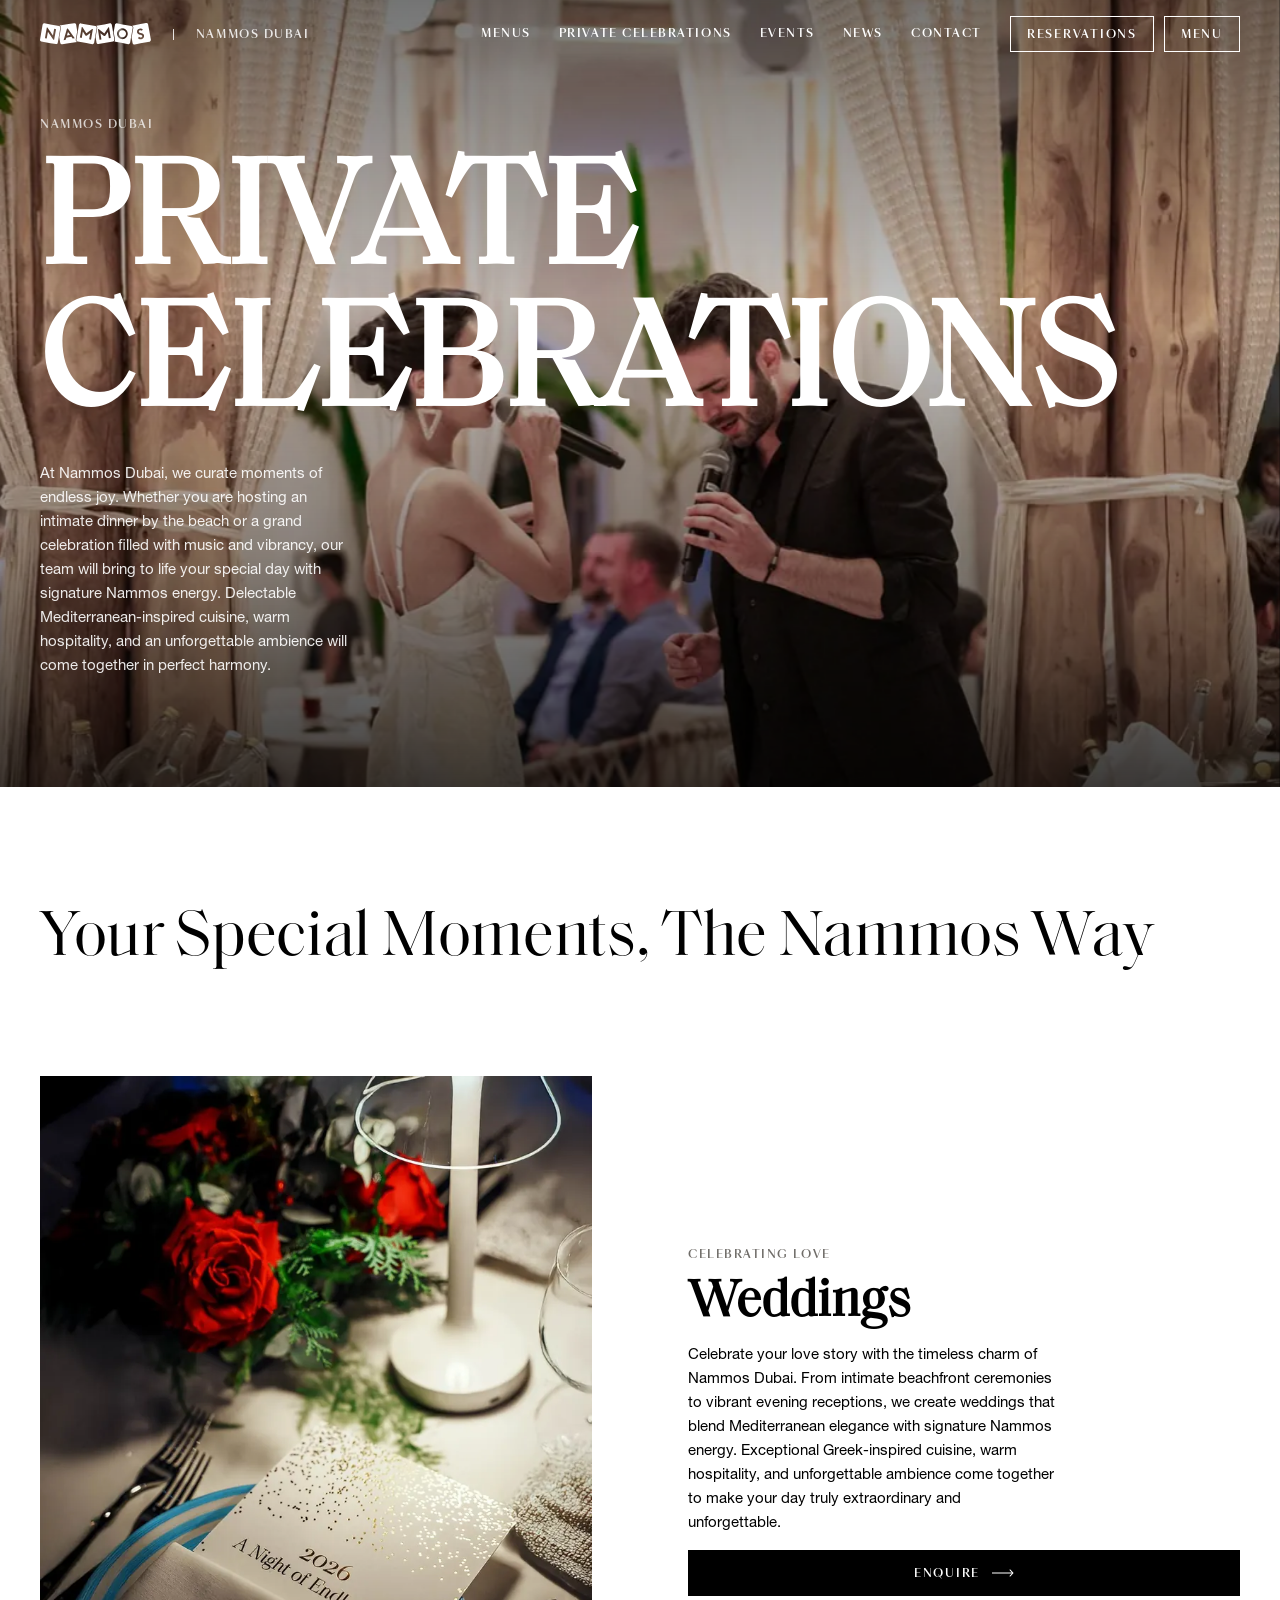
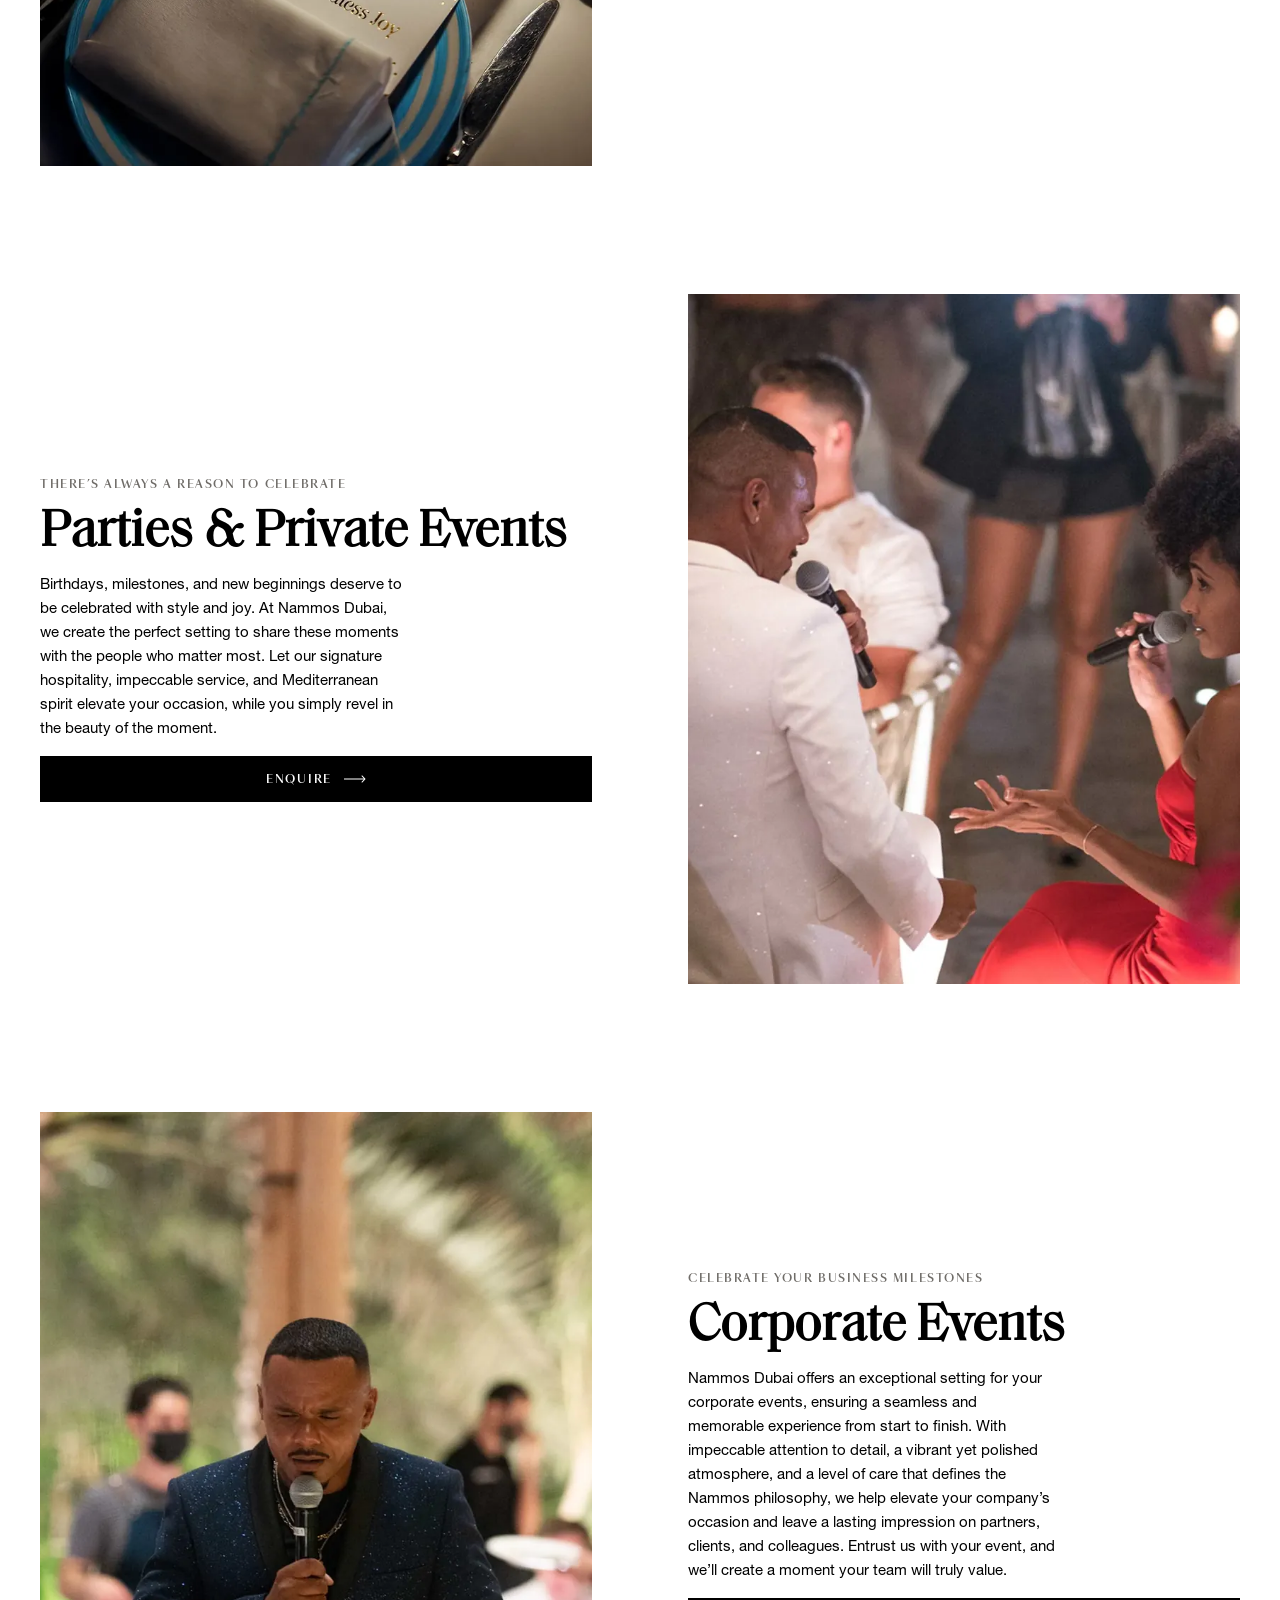
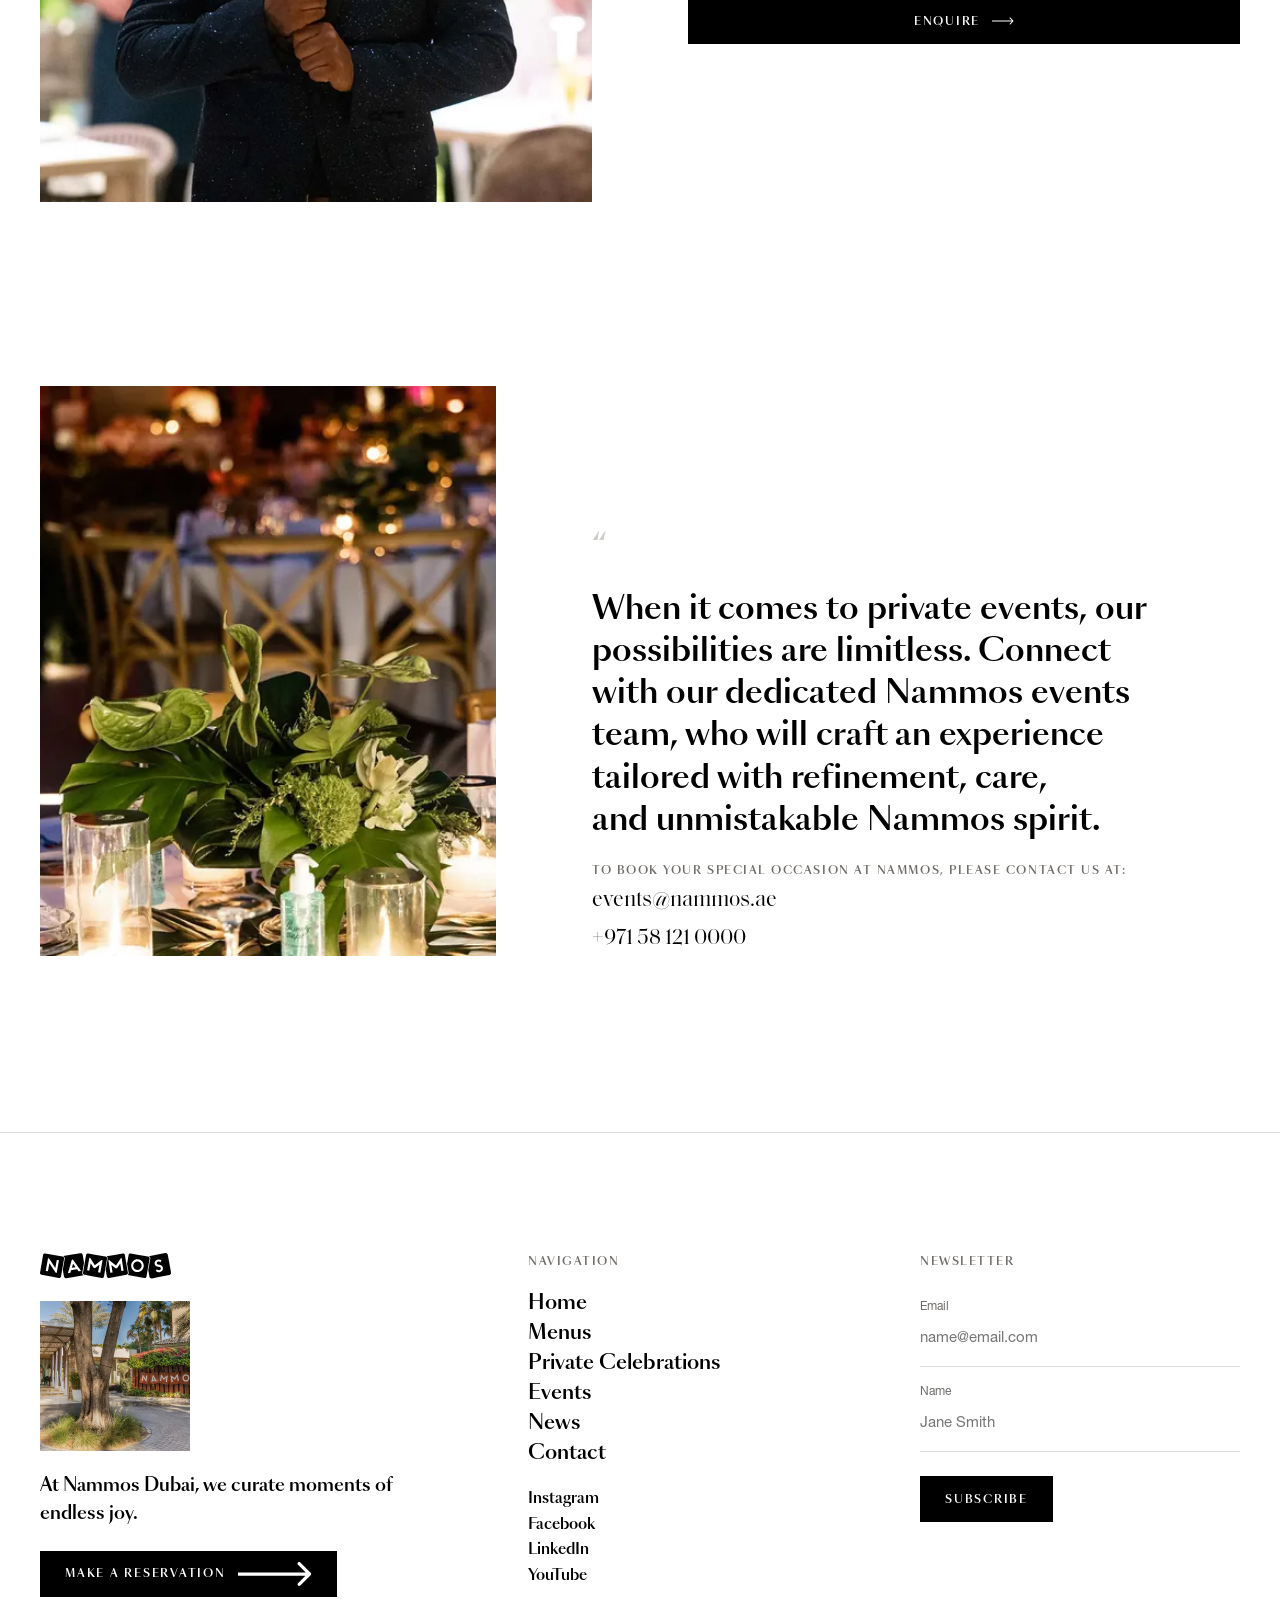
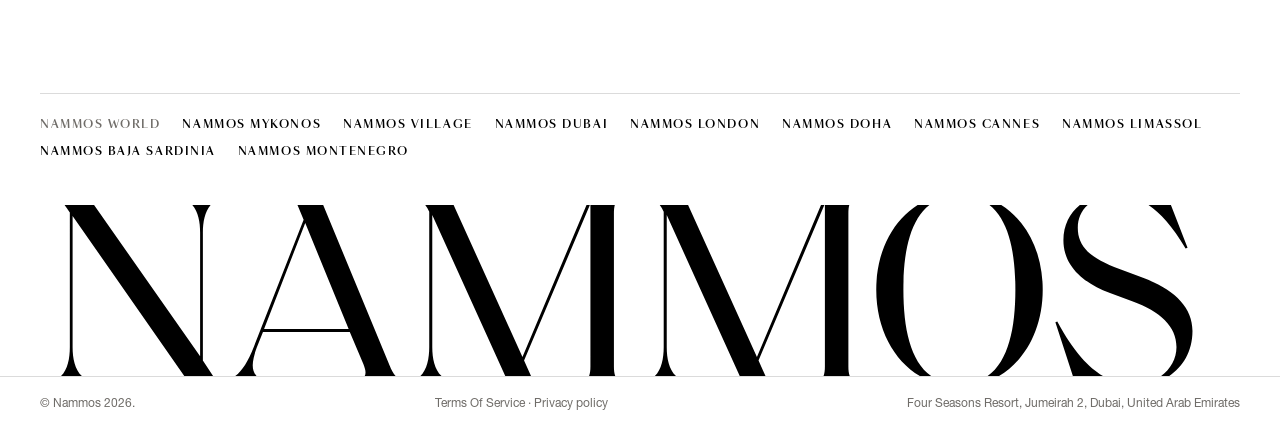
<file: private-celebrations.html>
<!doctype html>
<html lang="en">
<head>
<meta charset="utf-8">
<meta name="viewport" content="width=device-width, initial-scale=1, viewport-fit=cover">
<meta name="theme-color" content="#000000">
<title>NAMMOS Dubai Private Celebrations | Nammos</title>
<meta name="description" content="At Nammos Dubai, we curate moments of endless joy.">
<meta name="robots" content="noindex, nofollow">
<link rel="canonical" href="https://florent-ui.github.io/nammos-dubai-v1/private-celebrations.html">
<meta property="og:type" content="website"><meta property="og:site_name" content="Nammos Dubai"><meta property="og:url" content="https://florent-ui.github.io/nammos-dubai-v1/private-celebrations.html">
<meta property="og:title" content="NAMMOS Dubai Private Celebrations | Nammos"><meta property="og:description" content="At Nammos Dubai, we curate moments of endless joy.">
<meta property="og:image" content="https://florent-ui.github.io/nammos-dubai-v1/assets/img/og-1200.jpg"><meta property="og:image:secure_url" content="https://florent-ui.github.io/nammos-dubai-v1/assets/img/og-1200.jpg"><meta property="og:image:type" content="image/jpeg"><meta property="og:image:width" content="1200"><meta property="og:image:height" content="630"><meta property="og:image:alt" content="Nammos Dubai, Four Seasons Resort Jumeirah">
<meta name="twitter:card" content="summary_large_image"><meta name="twitter:title" content="NAMMOS Dubai Private Celebrations | Nammos"><meta name="twitter:description" content="At Nammos Dubai, we curate moments of endless joy."><meta name="twitter:image" content="https://florent-ui.github.io/nammos-dubai-v1/assets/img/og-1200.jpg">
<link rel="icon" href="assets/img/favicon-32x32.png" sizes="32x32">
<link rel="preload" href="assets/fonts/SaolDisplay-Regular.woff2" as="font" type="font/woff2" crossorigin>
<link rel="preload" href="assets/fonts/SangBleuOGSans-Medium.woff2" as="font" type="font/woff2" crossorigin>
<link rel="stylesheet" href="assets/css/styles.css">
</head>
<body>

<header class="nav" id="top">
  <a class="nav__logo" href="index.html" aria-label="Nammos — home"><svg role="img" aria-label="Nammos" viewBox="0 0 121 24" fill="none" xmlns="http://www.w3.org/2000/svg">
<path d="M89.9344 15.6344C90.6989 15.6373 91.4471 15.4093 92.0841 14.9792C92.7211 14.5492 93.2184 13.9365 93.5129 13.2188C93.8074 12.501 93.8859 11.7105 93.7385 10.9473C93.591 10.1842 93.2243 9.48271 92.6847 8.93174C92.1451 8.38077 91.4569 8.0051 90.7073 7.85232C89.9577 7.69954 89.1803 7.77651 88.4738 8.07349C87.7672 8.37047 87.1631 8.87409 86.7381 9.52058C86.313 10.167 86.0862 10.9273 86.0862 11.7051C86.0849 12.2202 86.1835 12.7306 86.3763 13.207C86.5691 13.6833 86.8523 14.1163 87.2097 14.4813C87.5671 14.8462 87.9917 15.1359 88.4592 15.3338C88.9268 15.5316 89.4281 15.6338 89.9344 15.6344ZM32.864 13.1026L31.1281 10.7096L30.5071 9.84332L29.3968 13.7248L31.1281 13.4089L32.864 13.1026ZM20.8111 3.28161L11.4021 1.58734L4.82049 0.405175C4.37009 0.322924 3.90602 0.425932 3.53024 0.691568C3.15445 0.957203 2.89769 1.36374 2.81636 1.82186L0.0218861 18.1615C-0.0494947 18.612 0.055259 19.0731 0.313741 19.4461C0.572222 19.8191 0.963906 20.0743 1.40501 20.1573L11.4162 21.9616L17.4003 23.0337C17.6234 23.0728 17.8519 23.0666 18.0726 23.0155C18.2934 22.9644 18.502 22.8694 18.6865 22.7359C18.871 22.6025 19.0278 22.4332 19.1478 22.2379C19.2677 22.0426 19.3486 21.8251 19.3856 21.5979L22.2083 5.27741C22.2833 4.81932 22.1769 4.34968 21.9124 3.97118C21.6479 3.59269 21.2469 3.33615 20.797 3.25768L20.8111 3.28161ZM15.4809 17.9748C15.4653 18.064 15.4253 18.1469 15.3653 18.2138C15.3054 18.2807 15.228 18.329 15.1421 18.3529C14.7705 18.4678 14.587 18.1998 14.3988 17.9365L11.4115 13.5669L8.65937 9.54658L7.32799 16.8884L5.30976 16.5103L7.33269 5.33484C7.34283 5.26553 7.36779 5.19933 7.40583 5.14092C7.44387 5.08251 7.49405 5.0333 7.55283 4.99679C7.61161 4.96027 7.67756 4.93732 7.74601 4.92958C7.81446 4.92183 7.88375 4.92947 7.94898 4.95195C8.06164 4.97721 8.16755 5.02712 8.25935 5.09819C8.35115 5.16927 8.42664 5.25982 8.48059 5.36355C9.46854 6.79938 10.4423 8.2352 11.4115 9.67102C12.3288 11.0398 13.2415 12.4182 14.1542 13.7679L15.4903 6.36863L17.5132 6.74673L15.4809 17.9748ZM81.3817 19.8079C81.2663 19.9864 81.127 20.1475 80.9676 20.2865L89.9062 21.8946L96.2949 23.0481H96.3185C96.7673 23.1277 97.2289 23.0242 97.6032 22.7599C97.9775 22.4956 98.2343 22.0918 98.3179 21.6362L101.14 5.31569C101.216 4.86111 101.113 4.39455 100.853 4.01669C100.594 3.63883 100.198 3.37997 99.7528 3.29597L89.9203 1.52991L83.7762 0.405175C83.5531 0.366106 83.3246 0.372304 83.1039 0.423412C82.8832 0.47452 82.6745 0.569529 82.49 0.702973C82.3055 0.836416 82.1488 1.00566 82.0288 1.20097C81.9088 1.39628 81.828 1.61379 81.7909 1.841L80.3796 9.94862L81.7909 18.0418C81.8941 18.6659 81.754 19.3064 81.4005 19.827L81.3817 19.8079ZM89.9392 5.80387C91.0907 5.80103 92.2173 6.14584 93.1761 6.79465C94.135 7.44346 94.8831 8.3671 95.3257 9.44865C95.7683 10.5302 95.8856 11.721 95.6626 12.8704C95.4397 14.0198 94.8866 15.076 94.0733 15.9055C93.2599 16.7349 92.223 17.3002 91.0938 17.5298C89.9645 17.7594 88.7937 17.643 87.7295 17.1953C86.6653 16.7476 85.7556 15.9888 85.1155 15.0149C84.4755 14.041 84.1338 12.8958 84.1338 11.7242C84.1319 10.9474 84.2807 10.1779 84.5716 9.45971C84.8626 8.7415 85.2899 8.08873 85.8291 7.53878C86.3684 6.98883 87.009 6.55251 87.7143 6.25481C88.4195 5.95711 89.1756 5.80387 89.9392 5.80387ZM31.1281 22.1531L40.3865 20.6168C39.9137 20.3942 39.5259 20.0198 39.2828 19.5511C39.0397 19.0824 38.9547 18.5453 39.0411 18.0227L40.6029 9.00097L39.4786 1.88886C39.394 1.34826 39.1027 0.86365 38.6681 0.540834C38.2336 0.218018 37.6911 0.0832203 37.1592 0.165871L31.1281 1.16616L21.4038 2.77907C21.8987 2.9886 22.3084 3.36378 22.565 3.84248C22.8217 4.32119 22.9099 4.87471 22.8152 5.41142L21.0745 15.51L22.0484 21.5596C22.135 22.1004 22.4287 22.5842 22.8651 22.9053C23.3015 23.2264 23.8451 23.3586 24.3771 23.273L31.1281 22.1531ZM29.3404 6.49307C29.3592 6.36139 29.417 6.23866 29.5061 6.14121C29.5952 6.04375 29.7113 5.97617 29.839 5.94746C30.126 5.89481 30.3095 6.02403 30.493 6.29205L31.1281 7.15355L37.9214 16.5438L35.6585 16.9554L34.2472 14.9835L31.1469 15.5435L28.7147 15.9743L28.0278 18.329L25.7696 18.731L29.3404 6.49307ZM81.1605 18.1615L78.3378 1.84579C78.2618 1.3872 78.0101 0.978006 77.6379 0.707941C77.2657 0.437881 76.8035 0.329 76.3525 0.405175H76.3243L70.1802 1.51555L61.5615 3.06624C61.8935 3.33383 62.1483 3.68763 62.299 4.0903C62.4497 4.49296 62.4907 4.92955 62.4178 5.35398L60.663 15.4861L61.7168 21.5644C61.7544 21.7913 61.8356 22.0085 61.9558 22.2035C62.0759 22.3985 62.2326 22.5675 62.417 22.7008C62.6014 22.8341 62.8098 22.9292 63.0303 22.9806C63.2508 23.032 63.4791 23.0386 63.7021 23.0002L70.1049 21.8468L79.6974 20.1238C80.145 20.0561 80.5487 19.8128 80.8222 19.4461C81.0956 19.0793 81.2171 18.6182 81.1605 18.1615ZM75.1529 16.6778L74.052 9.73803L71.5775 13.4807C71.4705 13.6573 71.3272 13.8081 71.1575 13.923C70.9878 14.0378 70.7956 14.1139 70.5942 14.146C70.4568 14.1651 70.3176 14.1651 70.1802 14.146C69.9134 14.111 69.6628 13.9961 69.4604 13.8157L65.9038 11.0781L67.0094 18.0131L64.977 18.3434L63.1893 7.07697C63.1717 6.95963 63.2004 6.83995 63.2691 6.74403C63.3378 6.64811 63.4411 6.5837 63.5563 6.56486C63.8432 6.517 64.0267 6.68451 64.2996 6.8951L70.1802 11.5328L74.3249 5.23912C74.4707 4.96631 74.5883 4.73658 74.8847 4.6935C74.9416 4.68029 75.0007 4.67962 75.0579 4.69153C75.115 4.70345 75.1691 4.72767 75.2163 4.76257C75.2635 4.79748 75.3029 4.84226 75.3317 4.89391C75.3605 4.94556 75.3781 5.00288 75.3834 5.06203L77.1711 16.3284L75.1529 16.6778ZM117.964 1.68306C117.864 1.14825 117.562 0.67493 117.121 0.365805C116.681 0.0566804 116.138 -0.0633133 115.612 0.031861L109.665 1.14702L100.581 2.89394C101.012 3.13558 101.36 3.50735 101.576 3.95815C101.791 4.40894 101.864 4.91663 101.785 5.41142L99.9504 16.0125L101.018 21.7798C101.066 22.045 101.165 22.2981 101.31 22.5244C101.454 22.7507 101.641 22.9459 101.859 23.0988C102.077 23.2517 102.323 23.3593 102.583 23.4155C102.842 23.4717 103.11 23.4753 103.37 23.4262L109.651 22.2249L119.328 20.3583C119.59 20.3077 119.84 20.2051 120.064 20.0563C120.287 19.9074 120.479 19.7153 120.629 19.4909C120.78 19.2664 120.885 19.0141 120.939 18.7482C120.994 18.4823 120.996 18.2081 120.946 17.9413L117.964 1.68306ZM112.243 16.9075C111.721 17.3073 111.114 17.5773 110.472 17.6962C109.829 17.815 109.168 17.7793 108.541 17.592C107.924 17.3958 107.355 17.0697 106.871 16.6347L107.934 15.0218C107.976 15.0607 108.022 15.0959 108.07 15.1271C108.534 15.4946 109.083 15.7322 109.665 15.8163C109.983 15.8781 110.312 15.844 110.611 15.7182C110.91 15.5923 111.167 15.3802 111.349 15.108C111.453 14.9624 111.526 14.7965 111.563 14.6208C111.601 14.4451 111.602 14.2634 111.567 14.0871C111.532 13.9108 111.462 13.7438 111.361 13.5966C111.259 13.4494 111.129 13.3252 110.978 13.2318C110.568 13.0107 110.124 12.8618 109.665 12.7915C109.148 12.6958 108.602 12.6384 108.098 12.4948C107.894 12.432 107.693 12.3586 107.496 12.2746C107.035 12.0518 106.64 11.7094 106.35 11.2818C106.06 10.8541 105.886 10.3563 105.845 9.83854C105.591 7.46943 107.647 6.00967 109.674 6.04796C110.576 6.03394 111.451 6.35567 112.135 6.95253L111.194 8.56544C111.067 8.47244 110.933 8.38925 110.794 8.31656C110.612 8.21888 110.421 8.13722 110.225 8.07247C110.043 8.01007 109.856 7.96834 109.665 7.94804C108.635 7.8571 107.656 8.42664 107.873 9.69495C107.897 9.85636 107.956 10.0101 108.047 10.1448C108.144 10.2724 108.27 10.3742 108.414 10.4416C108.814 10.6148 109.235 10.7355 109.665 10.8005C110.606 10.9824 111.547 11.0637 112.361 11.7242C112.731 12.0472 113.026 12.4498 113.224 12.9029C113.423 13.356 113.52 13.8483 113.509 14.3442C113.497 14.8402 113.378 15.3274 113.159 15.7706C112.94 16.2139 112.627 16.6022 112.243 16.9075ZM60.4607 3.30075L50.5812 1.51555L44.5124 0.409961C44.0672 0.333947 43.6104 0.437358 43.2389 0.698263C42.8674 0.959167 42.6104 1.35704 42.5224 1.8075L39.6809 18.1615C39.6431 18.3884 39.6497 18.6206 39.7002 18.845C39.7507 19.0693 39.8441 19.2813 39.9752 19.4689C40.1063 19.6564 40.2724 19.8159 40.464 19.9381C40.6557 20.0603 40.8692 20.1429 41.0922 20.1812L50.6189 21.8994L57.0876 23.0577C57.5373 23.1338 57.9983 23.0255 58.3696 22.7563C58.7409 22.4871 58.9921 22.0792 59.0682 21.6218L61.8909 5.30134C61.9676 4.84659 61.8649 4.37939 61.6051 4.00122C61.3452 3.62305 60.9492 3.36446 60.503 3.28161L60.4607 3.30075ZM55.6668 18.1854L53.625 17.8073L54.8623 10.8867L51.2728 13.5669C51.0805 13.7358 50.8429 13.8425 50.5906 13.8732C50.4355 13.9061 50.2753 13.9061 50.1202 13.8732C49.9232 13.8408 49.7362 13.7632 49.5731 13.6463C49.4101 13.5294 49.2754 13.3762 49.1793 13.1983L46.7329 9.39822L45.5286 16.2997L43.5103 15.9216L45.5192 4.68872C45.5261 4.62919 45.5454 4.57184 45.5758 4.52051C45.6062 4.46918 45.6471 4.42505 45.6956 4.39107C45.7442 4.35709 45.7993 4.33405 45.8573 4.32347C45.9153 4.3129 45.9748 4.31504 46.032 4.32976C46.3236 4.3872 46.4271 4.60735 46.5777 4.88973L50.5953 11.26L56.5701 6.74673C56.857 6.54572 57.0405 6.38299 57.3181 6.44042C57.3752 6.44824 57.43 6.4681 57.4791 6.49872C57.5283 6.52935 57.5705 6.57006 57.6033 6.61826C57.6361 6.66646 57.6586 6.72109 57.6694 6.77864C57.6803 6.8362 57.6792 6.89543 57.6662 6.95253L55.6668 18.1854Z" fill="currentColor"/>
</svg></a>
  <p class="nav__center label">Nammos Dubai</p>
  <div class="nav__right">
    <nav class="nav__links label" aria-label="Sections"><a href="menus.html">Menus</a><a href="private-celebrations.html">Private Celebrations</a><a href="https://www.nammos.com/events" target=_blank rel=noopener>Events</a><a href="https://www.nammos.com/news" target=_blank rel=noopener>News</a><a href="contact.html">Contact</a></nav>
    <a class="btn btn--small nav__res" href="https://www.sevenrooms.com/explore/nammosdubai/reservations/create/search" target="_blank" rel="noopener">Reservations</a>
    <button class="btn btn--small" type="button" data-menu-open aria-expanded="false" aria-controls="menu">Menu</button>
  </div>
</header>
<div class="overlay" id="menu">
  <div class="overlay__bar"><a href="index.html" aria-label="Nammos — home"><svg role="img" aria-label="Nammos" viewBox="0 0 121 24" fill="none" xmlns="http://www.w3.org/2000/svg">
<path d="M89.9344 15.6344C90.6989 15.6373 91.4471 15.4093 92.0841 14.9792C92.7211 14.5492 93.2184 13.9365 93.5129 13.2188C93.8074 12.501 93.8859 11.7105 93.7385 10.9473C93.591 10.1842 93.2243 9.48271 92.6847 8.93174C92.1451 8.38077 91.4569 8.0051 90.7073 7.85232C89.9577 7.69954 89.1803 7.77651 88.4738 8.07349C87.7672 8.37047 87.1631 8.87409 86.7381 9.52058C86.313 10.167 86.0862 10.9273 86.0862 11.7051C86.0849 12.2202 86.1835 12.7306 86.3763 13.207C86.5691 13.6833 86.8523 14.1163 87.2097 14.4813C87.5671 14.8462 87.9917 15.1359 88.4592 15.3338C88.9268 15.5316 89.4281 15.6338 89.9344 15.6344ZM32.864 13.1026L31.1281 10.7096L30.5071 9.84332L29.3968 13.7248L31.1281 13.4089L32.864 13.1026ZM20.8111 3.28161L11.4021 1.58734L4.82049 0.405175C4.37009 0.322924 3.90602 0.425932 3.53024 0.691568C3.15445 0.957203 2.89769 1.36374 2.81636 1.82186L0.0218861 18.1615C-0.0494947 18.612 0.055259 19.0731 0.313741 19.4461C0.572222 19.8191 0.963906 20.0743 1.40501 20.1573L11.4162 21.9616L17.4003 23.0337C17.6234 23.0728 17.8519 23.0666 18.0726 23.0155C18.2934 22.9644 18.502 22.8694 18.6865 22.7359C18.871 22.6025 19.0278 22.4332 19.1478 22.2379C19.2677 22.0426 19.3486 21.8251 19.3856 21.5979L22.2083 5.27741C22.2833 4.81932 22.1769 4.34968 21.9124 3.97118C21.6479 3.59269 21.2469 3.33615 20.797 3.25768L20.8111 3.28161ZM15.4809 17.9748C15.4653 18.064 15.4253 18.1469 15.3653 18.2138C15.3054 18.2807 15.228 18.329 15.1421 18.3529C14.7705 18.4678 14.587 18.1998 14.3988 17.9365L11.4115 13.5669L8.65937 9.54658L7.32799 16.8884L5.30976 16.5103L7.33269 5.33484C7.34283 5.26553 7.36779 5.19933 7.40583 5.14092C7.44387 5.08251 7.49405 5.0333 7.55283 4.99679C7.61161 4.96027 7.67756 4.93732 7.74601 4.92958C7.81446 4.92183 7.88375 4.92947 7.94898 4.95195C8.06164 4.97721 8.16755 5.02712 8.25935 5.09819C8.35115 5.16927 8.42664 5.25982 8.48059 5.36355C9.46854 6.79938 10.4423 8.2352 11.4115 9.67102C12.3288 11.0398 13.2415 12.4182 14.1542 13.7679L15.4903 6.36863L17.5132 6.74673L15.4809 17.9748ZM81.3817 19.8079C81.2663 19.9864 81.127 20.1475 80.9676 20.2865L89.9062 21.8946L96.2949 23.0481H96.3185C96.7673 23.1277 97.2289 23.0242 97.6032 22.7599C97.9775 22.4956 98.2343 22.0918 98.3179 21.6362L101.14 5.31569C101.216 4.86111 101.113 4.39455 100.853 4.01669C100.594 3.63883 100.198 3.37997 99.7528 3.29597L89.9203 1.52991L83.7762 0.405175C83.5531 0.366106 83.3246 0.372304 83.1039 0.423412C82.8832 0.47452 82.6745 0.569529 82.49 0.702973C82.3055 0.836416 82.1488 1.00566 82.0288 1.20097C81.9088 1.39628 81.828 1.61379 81.7909 1.841L80.3796 9.94862L81.7909 18.0418C81.8941 18.6659 81.754 19.3064 81.4005 19.827L81.3817 19.8079ZM89.9392 5.80387C91.0907 5.80103 92.2173 6.14584 93.1761 6.79465C94.135 7.44346 94.8831 8.3671 95.3257 9.44865C95.7683 10.5302 95.8856 11.721 95.6626 12.8704C95.4397 14.0198 94.8866 15.076 94.0733 15.9055C93.2599 16.7349 92.223 17.3002 91.0938 17.5298C89.9645 17.7594 88.7937 17.643 87.7295 17.1953C86.6653 16.7476 85.7556 15.9888 85.1155 15.0149C84.4755 14.041 84.1338 12.8958 84.1338 11.7242C84.1319 10.9474 84.2807 10.1779 84.5716 9.45971C84.8626 8.7415 85.2899 8.08873 85.8291 7.53878C86.3684 6.98883 87.009 6.55251 87.7143 6.25481C88.4195 5.95711 89.1756 5.80387 89.9392 5.80387ZM31.1281 22.1531L40.3865 20.6168C39.9137 20.3942 39.5259 20.0198 39.2828 19.5511C39.0397 19.0824 38.9547 18.5453 39.0411 18.0227L40.6029 9.00097L39.4786 1.88886C39.394 1.34826 39.1027 0.86365 38.6681 0.540834C38.2336 0.218018 37.6911 0.0832203 37.1592 0.165871L31.1281 1.16616L21.4038 2.77907C21.8987 2.9886 22.3084 3.36378 22.565 3.84248C22.8217 4.32119 22.9099 4.87471 22.8152 5.41142L21.0745 15.51L22.0484 21.5596C22.135 22.1004 22.4287 22.5842 22.8651 22.9053C23.3015 23.2264 23.8451 23.3586 24.3771 23.273L31.1281 22.1531ZM29.3404 6.49307C29.3592 6.36139 29.417 6.23866 29.5061 6.14121C29.5952 6.04375 29.7113 5.97617 29.839 5.94746C30.126 5.89481 30.3095 6.02403 30.493 6.29205L31.1281 7.15355L37.9214 16.5438L35.6585 16.9554L34.2472 14.9835L31.1469 15.5435L28.7147 15.9743L28.0278 18.329L25.7696 18.731L29.3404 6.49307ZM81.1605 18.1615L78.3378 1.84579C78.2618 1.3872 78.0101 0.978006 77.6379 0.707941C77.2657 0.437881 76.8035 0.329 76.3525 0.405175H76.3243L70.1802 1.51555L61.5615 3.06624C61.8935 3.33383 62.1483 3.68763 62.299 4.0903C62.4497 4.49296 62.4907 4.92955 62.4178 5.35398L60.663 15.4861L61.7168 21.5644C61.7544 21.7913 61.8356 22.0085 61.9558 22.2035C62.0759 22.3985 62.2326 22.5675 62.417 22.7008C62.6014 22.8341 62.8098 22.9292 63.0303 22.9806C63.2508 23.032 63.4791 23.0386 63.7021 23.0002L70.1049 21.8468L79.6974 20.1238C80.145 20.0561 80.5487 19.8128 80.8222 19.4461C81.0956 19.0793 81.2171 18.6182 81.1605 18.1615ZM75.1529 16.6778L74.052 9.73803L71.5775 13.4807C71.4705 13.6573 71.3272 13.8081 71.1575 13.923C70.9878 14.0378 70.7956 14.1139 70.5942 14.146C70.4568 14.1651 70.3176 14.1651 70.1802 14.146C69.9134 14.111 69.6628 13.9961 69.4604 13.8157L65.9038 11.0781L67.0094 18.0131L64.977 18.3434L63.1893 7.07697C63.1717 6.95963 63.2004 6.83995 63.2691 6.74403C63.3378 6.64811 63.4411 6.5837 63.5563 6.56486C63.8432 6.517 64.0267 6.68451 64.2996 6.8951L70.1802 11.5328L74.3249 5.23912C74.4707 4.96631 74.5883 4.73658 74.8847 4.6935C74.9416 4.68029 75.0007 4.67962 75.0579 4.69153C75.115 4.70345 75.1691 4.72767 75.2163 4.76257C75.2635 4.79748 75.3029 4.84226 75.3317 4.89391C75.3605 4.94556 75.3781 5.00288 75.3834 5.06203L77.1711 16.3284L75.1529 16.6778ZM117.964 1.68306C117.864 1.14825 117.562 0.67493 117.121 0.365805C116.681 0.0566804 116.138 -0.0633133 115.612 0.031861L109.665 1.14702L100.581 2.89394C101.012 3.13558 101.36 3.50735 101.576 3.95815C101.791 4.40894 101.864 4.91663 101.785 5.41142L99.9504 16.0125L101.018 21.7798C101.066 22.045 101.165 22.2981 101.31 22.5244C101.454 22.7507 101.641 22.9459 101.859 23.0988C102.077 23.2517 102.323 23.3593 102.583 23.4155C102.842 23.4717 103.11 23.4753 103.37 23.4262L109.651 22.2249L119.328 20.3583C119.59 20.3077 119.84 20.2051 120.064 20.0563C120.287 19.9074 120.479 19.7153 120.629 19.4909C120.78 19.2664 120.885 19.0141 120.939 18.7482C120.994 18.4823 120.996 18.2081 120.946 17.9413L117.964 1.68306ZM112.243 16.9075C111.721 17.3073 111.114 17.5773 110.472 17.6962C109.829 17.815 109.168 17.7793 108.541 17.592C107.924 17.3958 107.355 17.0697 106.871 16.6347L107.934 15.0218C107.976 15.0607 108.022 15.0959 108.07 15.1271C108.534 15.4946 109.083 15.7322 109.665 15.8163C109.983 15.8781 110.312 15.844 110.611 15.7182C110.91 15.5923 111.167 15.3802 111.349 15.108C111.453 14.9624 111.526 14.7965 111.563 14.6208C111.601 14.4451 111.602 14.2634 111.567 14.0871C111.532 13.9108 111.462 13.7438 111.361 13.5966C111.259 13.4494 111.129 13.3252 110.978 13.2318C110.568 13.0107 110.124 12.8618 109.665 12.7915C109.148 12.6958 108.602 12.6384 108.098 12.4948C107.894 12.432 107.693 12.3586 107.496 12.2746C107.035 12.0518 106.64 11.7094 106.35 11.2818C106.06 10.8541 105.886 10.3563 105.845 9.83854C105.591 7.46943 107.647 6.00967 109.674 6.04796C110.576 6.03394 111.451 6.35567 112.135 6.95253L111.194 8.56544C111.067 8.47244 110.933 8.38925 110.794 8.31656C110.612 8.21888 110.421 8.13722 110.225 8.07247C110.043 8.01007 109.856 7.96834 109.665 7.94804C108.635 7.8571 107.656 8.42664 107.873 9.69495C107.897 9.85636 107.956 10.0101 108.047 10.1448C108.144 10.2724 108.27 10.3742 108.414 10.4416C108.814 10.6148 109.235 10.7355 109.665 10.8005C110.606 10.9824 111.547 11.0637 112.361 11.7242C112.731 12.0472 113.026 12.4498 113.224 12.9029C113.423 13.356 113.52 13.8483 113.509 14.3442C113.497 14.8402 113.378 15.3274 113.159 15.7706C112.94 16.2139 112.627 16.6022 112.243 16.9075ZM60.4607 3.30075L50.5812 1.51555L44.5124 0.409961C44.0672 0.333947 43.6104 0.437358 43.2389 0.698263C42.8674 0.959167 42.6104 1.35704 42.5224 1.8075L39.6809 18.1615C39.6431 18.3884 39.6497 18.6206 39.7002 18.845C39.7507 19.0693 39.8441 19.2813 39.9752 19.4689C40.1063 19.6564 40.2724 19.8159 40.464 19.9381C40.6557 20.0603 40.8692 20.1429 41.0922 20.1812L50.6189 21.8994L57.0876 23.0577C57.5373 23.1338 57.9983 23.0255 58.3696 22.7563C58.7409 22.4871 58.9921 22.0792 59.0682 21.6218L61.8909 5.30134C61.9676 4.84659 61.8649 4.37939 61.6051 4.00122C61.3452 3.62305 60.9492 3.36446 60.503 3.28161L60.4607 3.30075ZM55.6668 18.1854L53.625 17.8073L54.8623 10.8867L51.2728 13.5669C51.0805 13.7358 50.8429 13.8425 50.5906 13.8732C50.4355 13.9061 50.2753 13.9061 50.1202 13.8732C49.9232 13.8408 49.7362 13.7632 49.5731 13.6463C49.4101 13.5294 49.2754 13.3762 49.1793 13.1983L46.7329 9.39822L45.5286 16.2997L43.5103 15.9216L45.5192 4.68872C45.5261 4.62919 45.5454 4.57184 45.5758 4.52051C45.6062 4.46918 45.6471 4.42505 45.6956 4.39107C45.7442 4.35709 45.7993 4.33405 45.8573 4.32347C45.9153 4.3129 45.9748 4.31504 46.032 4.32976C46.3236 4.3872 46.4271 4.60735 46.5777 4.88973L50.5953 11.26L56.5701 6.74673C56.857 6.54572 57.0405 6.38299 57.3181 6.44042C57.3752 6.44824 57.43 6.4681 57.4791 6.49872C57.5283 6.52935 57.5705 6.57006 57.6033 6.61826C57.6361 6.66646 57.6586 6.72109 57.6694 6.77864C57.6803 6.8362 57.6792 6.89543 57.6662 6.95253L55.6668 18.1854Z" fill="currentColor"/>
</svg></a><button class="btn btn--small btn--light" type="button" data-menu-close>Close</button></div>
  <nav class="overlay__links" aria-label="Main menu"><a href="index.html">Home</a><a href="menus.html">Menus</a><a href="private-celebrations.html">Private Celebrations</a><a href="https://www.nammos.com/events" target=_blank rel=noopener>Events</a><a href="https://www.nammos.com/news" target=_blank rel=noopener>News</a><a href="contact.html">Contact</a></nav>
  <div class="overlay__foot">
    <a class="btn btn--light" href="https://www.sevenrooms.com/explore/nammosdubai/reservations/create/search" target="_blank" rel="noopener">Reservations<svg class="arrow" aria-hidden="true" focusable="false" viewBox="0 0 23 8" fill="none" xmlns="http://www.w3.org/2000/svg">
<path d="M22.3536 4.35355C22.5488 4.15829 22.5488 3.84171 22.3536 3.64645L19.1716 0.464466C18.9763 0.269204 18.6597 0.269204 18.4645 0.464466C18.2692 0.659728 18.2692 0.976311 18.4645 1.17157L21.2929 4L18.4645 6.82843C18.2692 7.02369 18.2692 7.34027 18.4645 7.53553C18.6597 7.7308 18.9763 7.7308 19.1716 7.53553L22.3536 4.35355ZM0 4.5H22V3.5H0V4.5Z" fill="currentColor"/>
</svg></a>
    <div class="overlay__socials label"><a href="https://instagram.com/nammos.dubai" target="_blank" rel="noopener">Instagram</a><a href="https://www.facebook.com/NAMMOSDubai" target="_blank" rel="noopener">Facebook</a><a href="https://www.linkedin.com/company/nammos-world" target="_blank" rel="noopener">LinkedIn</a><a href="https://www.youtube.com/user/nammosmykonos" target="_blank" rel="noopener">YouTube</a></div>
    <p class="overlay__meta label">Four Seasons Resort, Jumeirah 2 · Dubai, United Arab Emirates</p>
  </div>
</div>
<main>

<section class="hero hero--page">
  <div class="hero__media" data-parallax><picture><source media="(min-width: 800px)" srcset="assets/img/celeb-hero-d-1440.webp 1440w, assets/img/celeb-hero-d-1920.webp 1920w" sizes="100vw"><img src="assets/img/celeb-hero-m-780.webp" srcset="assets/img/celeb-hero-m-780.webp 780w, assets/img/celeb-hero-m-960.webp 960w" sizes="100vw" width="780" height="975" alt="A couple celebrating at Nammos Dubai" fetchpriority="high" decoding="async"></picture></div>
  <div class="hero__top rv-group">
    <p class="label rv">Nammos Dubai</p>
    <h1 class="hero__title rv">Private Celebrations</h1>
    <p class="hero__text text rv">At Nammos Dubai, we curate moments of endless joy. Whether you are hosting an intimate dinner by the beach or a grand celebration filled with music and vibrancy, our team will bring to life your special day with signature Nammos energy. Delectable Mediterranean-inspired cuisine, warm hospitality, and an unforgettable ambience will come together in perfect harmony.</p>
  </div>
  <div class="hero__bottom"></div>
</section>
<div class="container section-head rv"><h2 class="title">Your Special Moments, The Nammos Way</h2></div>

<section class="feature">
  <div class="container feature__grid">
    <div class="media rv-media feature__media"><img src="assets/img/celeb-weddings-780.webp" srcset="assets/img/celeb-weddings-780.webp 780w, assets/img/celeb-weddings-1200.webp 1200w" sizes="(min-width: 1000px) 50vw, 100vw" width="780" height="975" alt="Wedding table setting with roses at Nammos Dubai" loading="lazy" decoding="async"></div>
    <div class="feature__body rv-group">
      <p class="label label--muted rv">Celebrating Love</p>
      <h2 class="feature__title rv">Weddings</h2>
      <p class="text rv">Celebrate your love story with the timeless charm of Nammos Dubai. From intimate beachfront ceremonies to vibrant evening receptions, we create weddings that blend Mediterranean elegance with signature Nammos energy. Exceptional Greek-inspired cuisine, warm hospitality, and unforgettable ambience come together to make your day truly extraordinary and unforgettable.</p>
      <a class="btn btn--solid rv" href="mailto:events@nammos.ae">Enquire<svg class="arrow" aria-hidden="true" focusable="false" viewBox="0 0 23 8" fill="none" xmlns="http://www.w3.org/2000/svg">
<path d="M22.3536 4.35355C22.5488 4.15829 22.5488 3.84171 22.3536 3.64645L19.1716 0.464466C18.9763 0.269204 18.6597 0.269204 18.4645 0.464466C18.2692 0.659728 18.2692 0.976311 18.4645 1.17157L21.2929 4L18.4645 6.82843C18.2692 7.02369 18.2692 7.34027 18.4645 7.53553C18.6597 7.7308 18.9763 7.7308 19.1716 7.53553L22.3536 4.35355ZM0 4.5H22V3.5H0V4.5Z" fill="currentColor"/>
</svg></a>
    </div>
  </div>
</section>
<section class="feature feature--flip">
  <div class="container feature__grid">
    <div class="media rv-media feature__media"><img src="assets/img/celeb-parties-780.webp" srcset="assets/img/celeb-parties-780.webp 780w, assets/img/celeb-parties-1040.webp 1040w" sizes="(min-width: 1000px) 50vw, 100vw" width="780" height="975" alt="Live performers at a private party at Nammos Dubai" loading="lazy" decoding="async"></div>
    <div class="feature__body rv-group">
      <p class="label label--muted rv">There’s Always a Reason to Celebrate</p>
      <h2 class="feature__title rv">Parties &amp; Private Events</h2>
      <p class="text rv">Birthdays, milestones, and new beginnings deserve to be celebrated with style and joy. At Nammos Dubai, we create the perfect setting to share these moments with the people who matter most. Let our signature hospitality, impeccable service, and Mediterranean spirit elevate your occasion, while you simply revel in the beauty of the moment.</p>
      <a class="btn btn--solid rv" href="mailto:events@nammos.ae">Enquire<svg class="arrow" aria-hidden="true" focusable="false" viewBox="0 0 23 8" fill="none" xmlns="http://www.w3.org/2000/svg">
<path d="M22.3536 4.35355C22.5488 4.15829 22.5488 3.84171 22.3536 3.64645L19.1716 0.464466C18.9763 0.269204 18.6597 0.269204 18.4645 0.464466C18.2692 0.659728 18.2692 0.976311 18.4645 1.17157L21.2929 4L18.4645 6.82843C18.2692 7.02369 18.2692 7.34027 18.4645 7.53553C18.6597 7.7308 18.9763 7.7308 19.1716 7.53553L22.3536 4.35355ZM0 4.5H22V3.5H0V4.5Z" fill="currentColor"/>
</svg></a>
    </div>
  </div>
</section>
<section class="feature">
  <div class="container feature__grid">
    <div class="media rv-media feature__media"><img src="assets/img/celeb-corporate-780.webp" srcset="assets/img/celeb-corporate-780.webp 780w, assets/img/celeb-corporate-1200.webp 1200w" sizes="(min-width: 1000px) 50vw, 100vw" width="780" height="975" alt="A speaker addressing guests at a corporate event at Nammos Dubai" loading="lazy" decoding="async"></div>
    <div class="feature__body rv-group">
      <p class="label label--muted rv">Celebrate Your Business Milestones</p>
      <h2 class="feature__title rv">Corporate Events</h2>
      <p class="text rv">Nammos Dubai offers an exceptional setting for your corporate events, ensuring a seamless and memorable experience from start to finish. With impeccable attention to detail, a vibrant yet polished atmosphere, and a level of care that defines the Nammos philosophy, we help elevate your company’s occasion and leave a lasting impression on partners, clients, and colleagues. Entrust us with your event, and we’ll create a moment your team will truly value.</p>
      <a class="btn btn--solid rv" href="mailto:events@nammos.ae">Enquire<svg class="arrow" aria-hidden="true" focusable="false" viewBox="0 0 23 8" fill="none" xmlns="http://www.w3.org/2000/svg">
<path d="M22.3536 4.35355C22.5488 4.15829 22.5488 3.84171 22.3536 3.64645L19.1716 0.464466C18.9763 0.269204 18.6597 0.269204 18.4645 0.464466C18.2692 0.659728 18.2692 0.976311 18.4645 1.17157L21.2929 4L18.4645 6.82843C18.2692 7.02369 18.2692 7.34027 18.4645 7.53553C18.6597 7.7308 18.9763 7.7308 19.1716 7.53553L22.3536 4.35355ZM0 4.5H22V3.5H0V4.5Z" fill="currentColor"/>
</svg></a>
    </div>
  </div>
</section>
<section class="celebrate">
  <div class="container">
    <div class="celebrate__head">
      <div class="media rv-media celebrate__media"><img src="assets/img/celeb-table-780.webp" srcset="assets/img/celeb-table-780.webp 780w, assets/img/celeb-table-1200.webp 1200w" sizes="(min-width: 1000px) 38vw, 100vw" width="780" height="520" alt="Evening table decoration at Nammos Dubai" loading="lazy" decoding="async"></div>
      <div class="quote rv" style="margin-top:0">
        <p class="quote__mark" aria-hidden="true">“</p>
        <p>When it comes to private events, our possibilities are limitless. Connect with our dedicated Nammos events team, who will craft an experience tailored with refinement, care, and unmistakable Nammos spirit.</p>
        <div class="quote__contact">
          <p class="label label--muted">To book your special occasion at Nammos, please contact us at:</p>
          <a href="mailto:events@nammos.ae">events@nammos.ae</a>
          <a href="tel:+971581210000">+971 58 121 0000</a>
        </div>
      </div>
    </div>
  </div>
</section>
</main>

<footer class="footer" id="footer">
  <div class="container">
    <div class="footer__grid">
      <div class="footer__brand rv-group">
        <a href="index.html" aria-label="Nammos"><svg role="img" aria-label="Nammos" viewBox="0 0 121 24" fill="none" xmlns="http://www.w3.org/2000/svg">
<path d="M89.9344 15.6344C90.6989 15.6373 91.4471 15.4093 92.0841 14.9792C92.7211 14.5492 93.2184 13.9365 93.5129 13.2188C93.8074 12.501 93.8859 11.7105 93.7385 10.9473C93.591 10.1842 93.2243 9.48271 92.6847 8.93174C92.1451 8.38077 91.4569 8.0051 90.7073 7.85232C89.9577 7.69954 89.1803 7.77651 88.4738 8.07349C87.7672 8.37047 87.1631 8.87409 86.7381 9.52058C86.313 10.167 86.0862 10.9273 86.0862 11.7051C86.0849 12.2202 86.1835 12.7306 86.3763 13.207C86.5691 13.6833 86.8523 14.1163 87.2097 14.4813C87.5671 14.8462 87.9917 15.1359 88.4592 15.3338C88.9268 15.5316 89.4281 15.6338 89.9344 15.6344ZM32.864 13.1026L31.1281 10.7096L30.5071 9.84332L29.3968 13.7248L31.1281 13.4089L32.864 13.1026ZM20.8111 3.28161L11.4021 1.58734L4.82049 0.405175C4.37009 0.322924 3.90602 0.425932 3.53024 0.691568C3.15445 0.957203 2.89769 1.36374 2.81636 1.82186L0.0218861 18.1615C-0.0494947 18.612 0.055259 19.0731 0.313741 19.4461C0.572222 19.8191 0.963906 20.0743 1.40501 20.1573L11.4162 21.9616L17.4003 23.0337C17.6234 23.0728 17.8519 23.0666 18.0726 23.0155C18.2934 22.9644 18.502 22.8694 18.6865 22.7359C18.871 22.6025 19.0278 22.4332 19.1478 22.2379C19.2677 22.0426 19.3486 21.8251 19.3856 21.5979L22.2083 5.27741C22.2833 4.81932 22.1769 4.34968 21.9124 3.97118C21.6479 3.59269 21.2469 3.33615 20.797 3.25768L20.8111 3.28161ZM15.4809 17.9748C15.4653 18.064 15.4253 18.1469 15.3653 18.2138C15.3054 18.2807 15.228 18.329 15.1421 18.3529C14.7705 18.4678 14.587 18.1998 14.3988 17.9365L11.4115 13.5669L8.65937 9.54658L7.32799 16.8884L5.30976 16.5103L7.33269 5.33484C7.34283 5.26553 7.36779 5.19933 7.40583 5.14092C7.44387 5.08251 7.49405 5.0333 7.55283 4.99679C7.61161 4.96027 7.67756 4.93732 7.74601 4.92958C7.81446 4.92183 7.88375 4.92947 7.94898 4.95195C8.06164 4.97721 8.16755 5.02712 8.25935 5.09819C8.35115 5.16927 8.42664 5.25982 8.48059 5.36355C9.46854 6.79938 10.4423 8.2352 11.4115 9.67102C12.3288 11.0398 13.2415 12.4182 14.1542 13.7679L15.4903 6.36863L17.5132 6.74673L15.4809 17.9748ZM81.3817 19.8079C81.2663 19.9864 81.127 20.1475 80.9676 20.2865L89.9062 21.8946L96.2949 23.0481H96.3185C96.7673 23.1277 97.2289 23.0242 97.6032 22.7599C97.9775 22.4956 98.2343 22.0918 98.3179 21.6362L101.14 5.31569C101.216 4.86111 101.113 4.39455 100.853 4.01669C100.594 3.63883 100.198 3.37997 99.7528 3.29597L89.9203 1.52991L83.7762 0.405175C83.5531 0.366106 83.3246 0.372304 83.1039 0.423412C82.8832 0.47452 82.6745 0.569529 82.49 0.702973C82.3055 0.836416 82.1488 1.00566 82.0288 1.20097C81.9088 1.39628 81.828 1.61379 81.7909 1.841L80.3796 9.94862L81.7909 18.0418C81.8941 18.6659 81.754 19.3064 81.4005 19.827L81.3817 19.8079ZM89.9392 5.80387C91.0907 5.80103 92.2173 6.14584 93.1761 6.79465C94.135 7.44346 94.8831 8.3671 95.3257 9.44865C95.7683 10.5302 95.8856 11.721 95.6626 12.8704C95.4397 14.0198 94.8866 15.076 94.0733 15.9055C93.2599 16.7349 92.223 17.3002 91.0938 17.5298C89.9645 17.7594 88.7937 17.643 87.7295 17.1953C86.6653 16.7476 85.7556 15.9888 85.1155 15.0149C84.4755 14.041 84.1338 12.8958 84.1338 11.7242C84.1319 10.9474 84.2807 10.1779 84.5716 9.45971C84.8626 8.7415 85.2899 8.08873 85.8291 7.53878C86.3684 6.98883 87.009 6.55251 87.7143 6.25481C88.4195 5.95711 89.1756 5.80387 89.9392 5.80387ZM31.1281 22.1531L40.3865 20.6168C39.9137 20.3942 39.5259 20.0198 39.2828 19.5511C39.0397 19.0824 38.9547 18.5453 39.0411 18.0227L40.6029 9.00097L39.4786 1.88886C39.394 1.34826 39.1027 0.86365 38.6681 0.540834C38.2336 0.218018 37.6911 0.0832203 37.1592 0.165871L31.1281 1.16616L21.4038 2.77907C21.8987 2.9886 22.3084 3.36378 22.565 3.84248C22.8217 4.32119 22.9099 4.87471 22.8152 5.41142L21.0745 15.51L22.0484 21.5596C22.135 22.1004 22.4287 22.5842 22.8651 22.9053C23.3015 23.2264 23.8451 23.3586 24.3771 23.273L31.1281 22.1531ZM29.3404 6.49307C29.3592 6.36139 29.417 6.23866 29.5061 6.14121C29.5952 6.04375 29.7113 5.97617 29.839 5.94746C30.126 5.89481 30.3095 6.02403 30.493 6.29205L31.1281 7.15355L37.9214 16.5438L35.6585 16.9554L34.2472 14.9835L31.1469 15.5435L28.7147 15.9743L28.0278 18.329L25.7696 18.731L29.3404 6.49307ZM81.1605 18.1615L78.3378 1.84579C78.2618 1.3872 78.0101 0.978006 77.6379 0.707941C77.2657 0.437881 76.8035 0.329 76.3525 0.405175H76.3243L70.1802 1.51555L61.5615 3.06624C61.8935 3.33383 62.1483 3.68763 62.299 4.0903C62.4497 4.49296 62.4907 4.92955 62.4178 5.35398L60.663 15.4861L61.7168 21.5644C61.7544 21.7913 61.8356 22.0085 61.9558 22.2035C62.0759 22.3985 62.2326 22.5675 62.417 22.7008C62.6014 22.8341 62.8098 22.9292 63.0303 22.9806C63.2508 23.032 63.4791 23.0386 63.7021 23.0002L70.1049 21.8468L79.6974 20.1238C80.145 20.0561 80.5487 19.8128 80.8222 19.4461C81.0956 19.0793 81.2171 18.6182 81.1605 18.1615ZM75.1529 16.6778L74.052 9.73803L71.5775 13.4807C71.4705 13.6573 71.3272 13.8081 71.1575 13.923C70.9878 14.0378 70.7956 14.1139 70.5942 14.146C70.4568 14.1651 70.3176 14.1651 70.1802 14.146C69.9134 14.111 69.6628 13.9961 69.4604 13.8157L65.9038 11.0781L67.0094 18.0131L64.977 18.3434L63.1893 7.07697C63.1717 6.95963 63.2004 6.83995 63.2691 6.74403C63.3378 6.64811 63.4411 6.5837 63.5563 6.56486C63.8432 6.517 64.0267 6.68451 64.2996 6.8951L70.1802 11.5328L74.3249 5.23912C74.4707 4.96631 74.5883 4.73658 74.8847 4.6935C74.9416 4.68029 75.0007 4.67962 75.0579 4.69153C75.115 4.70345 75.1691 4.72767 75.2163 4.76257C75.2635 4.79748 75.3029 4.84226 75.3317 4.89391C75.3605 4.94556 75.3781 5.00288 75.3834 5.06203L77.1711 16.3284L75.1529 16.6778ZM117.964 1.68306C117.864 1.14825 117.562 0.67493 117.121 0.365805C116.681 0.0566804 116.138 -0.0633133 115.612 0.031861L109.665 1.14702L100.581 2.89394C101.012 3.13558 101.36 3.50735 101.576 3.95815C101.791 4.40894 101.864 4.91663 101.785 5.41142L99.9504 16.0125L101.018 21.7798C101.066 22.045 101.165 22.2981 101.31 22.5244C101.454 22.7507 101.641 22.9459 101.859 23.0988C102.077 23.2517 102.323 23.3593 102.583 23.4155C102.842 23.4717 103.11 23.4753 103.37 23.4262L109.651 22.2249L119.328 20.3583C119.59 20.3077 119.84 20.2051 120.064 20.0563C120.287 19.9074 120.479 19.7153 120.629 19.4909C120.78 19.2664 120.885 19.0141 120.939 18.7482C120.994 18.4823 120.996 18.2081 120.946 17.9413L117.964 1.68306ZM112.243 16.9075C111.721 17.3073 111.114 17.5773 110.472 17.6962C109.829 17.815 109.168 17.7793 108.541 17.592C107.924 17.3958 107.355 17.0697 106.871 16.6347L107.934 15.0218C107.976 15.0607 108.022 15.0959 108.07 15.1271C108.534 15.4946 109.083 15.7322 109.665 15.8163C109.983 15.8781 110.312 15.844 110.611 15.7182C110.91 15.5923 111.167 15.3802 111.349 15.108C111.453 14.9624 111.526 14.7965 111.563 14.6208C111.601 14.4451 111.602 14.2634 111.567 14.0871C111.532 13.9108 111.462 13.7438 111.361 13.5966C111.259 13.4494 111.129 13.3252 110.978 13.2318C110.568 13.0107 110.124 12.8618 109.665 12.7915C109.148 12.6958 108.602 12.6384 108.098 12.4948C107.894 12.432 107.693 12.3586 107.496 12.2746C107.035 12.0518 106.64 11.7094 106.35 11.2818C106.06 10.8541 105.886 10.3563 105.845 9.83854C105.591 7.46943 107.647 6.00967 109.674 6.04796C110.576 6.03394 111.451 6.35567 112.135 6.95253L111.194 8.56544C111.067 8.47244 110.933 8.38925 110.794 8.31656C110.612 8.21888 110.421 8.13722 110.225 8.07247C110.043 8.01007 109.856 7.96834 109.665 7.94804C108.635 7.8571 107.656 8.42664 107.873 9.69495C107.897 9.85636 107.956 10.0101 108.047 10.1448C108.144 10.2724 108.27 10.3742 108.414 10.4416C108.814 10.6148 109.235 10.7355 109.665 10.8005C110.606 10.9824 111.547 11.0637 112.361 11.7242C112.731 12.0472 113.026 12.4498 113.224 12.9029C113.423 13.356 113.52 13.8483 113.509 14.3442C113.497 14.8402 113.378 15.3274 113.159 15.7706C112.94 16.2139 112.627 16.6022 112.243 16.9075ZM60.4607 3.30075L50.5812 1.51555L44.5124 0.409961C44.0672 0.333947 43.6104 0.437358 43.2389 0.698263C42.8674 0.959167 42.6104 1.35704 42.5224 1.8075L39.6809 18.1615C39.6431 18.3884 39.6497 18.6206 39.7002 18.845C39.7507 19.0693 39.8441 19.2813 39.9752 19.4689C40.1063 19.6564 40.2724 19.8159 40.464 19.9381C40.6557 20.0603 40.8692 20.1429 41.0922 20.1812L50.6189 21.8994L57.0876 23.0577C57.5373 23.1338 57.9983 23.0255 58.3696 22.7563C58.7409 22.4871 58.9921 22.0792 59.0682 21.6218L61.8909 5.30134C61.9676 4.84659 61.8649 4.37939 61.6051 4.00122C61.3452 3.62305 60.9492 3.36446 60.503 3.28161L60.4607 3.30075ZM55.6668 18.1854L53.625 17.8073L54.8623 10.8867L51.2728 13.5669C51.0805 13.7358 50.8429 13.8425 50.5906 13.8732C50.4355 13.9061 50.2753 13.9061 50.1202 13.8732C49.9232 13.8408 49.7362 13.7632 49.5731 13.6463C49.4101 13.5294 49.2754 13.3762 49.1793 13.1983L46.7329 9.39822L45.5286 16.2997L43.5103 15.9216L45.5192 4.68872C45.5261 4.62919 45.5454 4.57184 45.5758 4.52051C45.6062 4.46918 45.6471 4.42505 45.6956 4.39107C45.7442 4.35709 45.7993 4.33405 45.8573 4.32347C45.9153 4.3129 45.9748 4.31504 46.032 4.32976C46.3236 4.3872 46.4271 4.60735 46.5777 4.88973L50.5953 11.26L56.5701 6.74673C56.857 6.54572 57.0405 6.38299 57.3181 6.44042C57.3752 6.44824 57.43 6.4681 57.4791 6.49872C57.5283 6.52935 57.5705 6.57006 57.6033 6.61826C57.6361 6.66646 57.6586 6.72109 57.6694 6.77864C57.6803 6.8362 57.6792 6.89543 57.6662 6.95253L55.6668 18.1854Z" fill="currentColor"/>
</svg></a>
        <div class="media rv-media footer__media"><img src="assets/img/footer-600.webp" srcset="assets/img/footer-600.webp 600w, assets/img/footer-900.webp 900w" sizes="150px" width="600" height="600" alt="The Nammos sign at the entrance of Nammos Dubai" loading="lazy" decoding="async"></div>
        <p class="lead rv">At Nammos Dubai, we curate moments of endless joy.</p>
        <a class="btn btn--solid rv" href="https://www.sevenrooms.com/explore/nammosdubai/reservations/create/search" target="_blank" rel="noopener">Make a reservation<svg class="arrow" aria-hidden="true" focusable="false" viewBox="0 0 23 8" fill="none" xmlns="http://www.w3.org/2000/svg">
<path d="M22.3536 4.35355C22.5488 4.15829 22.5488 3.84171 22.3536 3.64645L19.1716 0.464466C18.9763 0.269204 18.6597 0.269204 18.4645 0.464466C18.2692 0.659728 18.2692 0.976311 18.4645 1.17157L21.2929 4L18.4645 6.82843C18.2692 7.02369 18.2692 7.34027 18.4645 7.53553C18.6597 7.7308 18.9763 7.7308 19.1716 7.53553L22.3536 4.35355ZM0 4.5H22V3.5H0V4.5Z" fill="currentColor"/>
</svg></a>
      </div>
      <div class="footer__col rv">
        <p class="label">Navigation</p>
        <nav class="footer__nav" aria-label="Footer"><a href="index.html">Home</a><a href="menus.html">Menus</a><a href="private-celebrations.html">Private Celebrations</a><a href="https://www.nammos.com/events" target=_blank rel=noopener>Events</a><a href="https://www.nammos.com/news" target=_blank rel=noopener>News</a><a href="contact.html">Contact</a></nav>
        <div class="footer__socials"><a href="https://instagram.com/nammos.dubai" target="_blank" rel="noopener">Instagram</a><a href="https://www.facebook.com/NAMMOSDubai" target="_blank" rel="noopener">Facebook</a><a href="https://www.linkedin.com/company/nammos-world" target="_blank" rel="noopener">LinkedIn</a><a href="https://www.youtube.com/user/nammosmykonos" target="_blank" rel="noopener">YouTube</a></div>
      </div>
      <div class="footer__col rv">
        <p class="label">Newsletter</p>
        <form class="form" data-fake data-thanks="Thank you — you’re on the list.">
          <div class="field"><label for="nl-email">Email</label><input id="nl-email" name="email" type="email" required autocomplete="email" placeholder="name@email.com"></div>
          <div class="field"><label for="nl-name">Name</label><input id="nl-name" name="name" type="text" autocomplete="name" placeholder="Jane Smith"></div>
          <button class="btn btn--solid" type="submit">Subscribe</button>
        </form>
      </div>
    </div>
    <div class="footer__world label"><span class="label--muted">Nammos World</span><a href="https://www.nammos.com/mykonos" target=_blank rel=noopener>Nammos Mykonos</a><a href="https://www.nammos.com/nammos-village" target=_blank rel=noopener>Nammos Village</a><a href="index.html">Nammos Dubai</a><a href="https://www.nammos.com/london" target=_blank rel=noopener>Nammos London</a><a href="https://www.nammos.com/doha" target=_blank rel=noopener>Nammos Doha</a><a href="https://www.nammos.com/cannes" target=_blank rel=noopener>Nammos Cannes</a><a href="https://www.nammos.com/limassol" target=_blank rel=noopener>Nammos Limassol</a><a href="https://www.nammos.com/sardinia" target=_blank rel=noopener>Nammos Baja Sardinia</a><a href="https://www.nammos.com/montenegro" target=_blank rel=noopener>Nammos Montenegro</a></div>
  </div>
  <div class="giant-clip footer__giant"><div class="giant container">Nammos</div></div>
  <div class="footer__bottom">
    <span>© Nammos 2026.</span>
    <span><a href="https://www.nammos.com/terms-service" target="_blank" rel="noopener">Terms Of Service</a> · <a href="https://www.nammos.com/privacy-policy" target="_blank" rel="noopener">Privacy policy</a></span>
    <span>Four Seasons Resort, Jumeirah 2, Dubai, United Arab Emirates</span>
  </div>
</footer>
<script src="assets/js/main.js" defer></script>
</body>
</html>
</file>
<file: assets/css/styles.css>
/* ==========================================================================
   Nammos Dubai — V1 (mobile-first)
   Layout after the Gaststätte Framer template, styled with the Nammos charte:
   Saol Display / SangBleu OG Sans / Helvetica Neue — black, white, cream, aqua accent.
   ========================================================================== */

@font-face { font-family: "Saol Display"; src: url("../fonts/SaolDisplay-Regular.woff2") format("woff2"); font-weight: 400; font-style: normal; font-display: swap; }
@font-face { font-family: "Saol Display"; src: url("../fonts/SaolDisplay-LightItalic.woff2") format("woff2"); font-weight: 300; font-style: italic; font-display: swap; }
@font-face { font-family: "SangBleu OG Sans"; src: url("../fonts/SangBleuOGSans-Medium.woff2") format("woff2"); font-weight: 500; font-style: normal; font-display: swap; }
@font-face { font-family: "Helvetica Neue LT Pro"; src: url("../fonts/HelveticaNeueLTPro-Roman.woff2") format("woff2"); font-weight: 400; font-style: normal; font-display: swap; }

:root {
  --ink: #000;
  --paper: #fff;
  --cream: #f4f4f2;
  --sand: #ededed;
  --stone: #dfdfdf;
  --muted: #6f6c68;
  --line: rgba(0, 0, 0, .14);
  --aqua: #08c6d2;
  --font-display: "Saol Display", "Times New Roman", Times, serif;
  --font-sans: "SangBleu OG Sans", "Helvetica Neue", Helvetica, Arial, sans-serif;
  --font-text: "Helvetica Neue LT Pro", "Helvetica Neue", Helvetica, Arial, sans-serif;
  --gutter: 20px;
  --nav-h: 60px;
  --ease: cubic-bezier(.2, .7, .2, 1);
  color-scheme: light;
}
@media (min-width: 1000px) { :root { --gutter: 40px; --nav-h: 68px; } }

*, *::before, *::after { box-sizing: border-box; }
html { -webkit-text-size-adjust: 100%; scroll-behavior: smooth; }
body { margin: 0; background: var(--paper); color: var(--ink); font-family: var(--font-text); font-size: 14px; line-height: 1.55; -webkit-font-smoothing: antialiased; overflow-x: hidden; }
img, picture, svg, video { display: block; max-width: 100%; }
picture { width: 100%; height: 100%; }
a { color: inherit; text-decoration: none; }
button, input, textarea { font: inherit; color: inherit; }
h1, h2, h3, h4, p, ul { margin: 0; }
ul { padding: 0; list-style: none; }
::selection { background: var(--aqua); color: var(--ink); }

.container { width: 100%; max-width: 1440px; margin-inline: auto; padding-inline: var(--gutter); }
.media { position: relative; overflow: hidden; background: var(--sand); }
.media img { width: 100%; height: 100%; object-fit: cover; }
.sr-only { position: absolute; width: 1px; height: 1px; overflow: hidden; clip: rect(0 0 0 0); white-space: nowrap; }

/* ---- Type ---------------------------------------------------------------- */
.label { font-family: var(--font-sans); font-weight: 500; font-size: 11px; letter-spacing: .14em; text-transform: uppercase; line-height: 1.6; }
.label--muted { color: var(--muted); }
.statement { font-family: var(--font-display); font-weight: 400; font-size: 30px; line-height: 1.08; letter-spacing: -.005em; text-wrap: balance; }
.title { font-family: var(--font-display); font-weight: 400; font-size: 38px; line-height: 1.02; letter-spacing: -.005em; text-wrap: balance; }
.lead { font-family: var(--font-sans); font-weight: 500; font-size: 16px; line-height: 1.55; }
.text { font-size: 14px; line-height: 1.6; max-width: 46ch; }
.giant { font-family: var(--font-display); text-transform: uppercase; line-height: .8; letter-spacing: -.02em; font-size: clamp(80px, 21.6vw, 312px); white-space: nowrap; }
.giant-clip { height: .62em; overflow: hidden; font-size: clamp(80px, 21.6vw, 312px); }
.arrow { width: 22px; height: 8px; flex: 0 0 auto; }
@media (min-width: 1000px) {
  .statement { font-size: 44px; }
  .title { font-size: 64px; }
  .lead { font-size: 18px; }
  .text { font-size: 15px; }
}

/* ---- Buttons ------------------------------------------------------------- */
.btn { display: inline-flex; align-items: center; justify-content: center; gap: 12px; min-height: 46px; padding: 0 24px; border: 1px solid currentColor; background: transparent; font-family: var(--font-sans); font-weight: 500; font-size: 11px; letter-spacing: .16em; text-transform: uppercase; line-height: 1; cursor: pointer; transition: background .3s, color .3s, border-color .3s; white-space: nowrap; }
.btn:hover { background: var(--ink); color: var(--paper); border-color: var(--ink); }
.btn--solid { background: var(--ink); color: var(--paper); border-color: var(--ink); }
.btn--solid:hover { background: var(--aqua); border-color: var(--aqua); color: var(--ink); }
.btn--glass { color: #fff; border-color: rgba(255, 255, 255, .7); background: rgba(255, 255, 255, .12); backdrop-filter: blur(12px); -webkit-backdrop-filter: blur(12px); }
.btn--glass:hover { background: #fff; color: var(--ink); border-color: #fff; }
.btn--light { color: var(--cream); border-color: rgba(244, 244, 242, .7); }
.btn--light:hover { background: var(--cream); color: var(--ink); border-color: var(--cream); }
.btn--small { min-height: 36px; padding: 0 16px; }
.link { display: inline-flex; align-items: center; gap: 10px; font-family: var(--font-sans); font-weight: 500; font-size: 11px; letter-spacing: .16em; text-transform: uppercase; transition: color .3s; }
.link:hover { color: var(--aqua); }

/* ---- Nav ----------------------------------------------------------------- */
.nav { position: fixed; inset: 0 0 auto 0; z-index: 50; height: var(--nav-h); display: flex; align-items: center; justify-content: space-between; padding-inline: var(--gutter); color: #fff; transition: background .4s, color .4s, box-shadow .4s; }
.nav.is-solid { background: rgba(255, 255, 255, .94); backdrop-filter: blur(12px); -webkit-backdrop-filter: blur(12px); color: var(--ink); box-shadow: 0 1px 0 var(--line); }
.nav__logo svg { height: 22px; width: auto; }
.nav__center { display: none; }
.nav__links { display: none; }
.nav__right { display: flex; align-items: center; gap: 10px; }
.nav__res { display: none; }
@media (min-width: 1000px) {
  .nav { justify-content: flex-start; }
  .nav__center { display: block; margin-left: 22px; padding-left: 22px; border-left: 1px solid currentColor; line-height: 1; opacity: .85; }
  .nav__right { margin-left: auto; }
  .nav__links { display: flex; gap: 28px; margin-right: 18px; }
  .nav__links a { position: relative; padding: 4px 0; }
  .nav__links a::after { content: ""; position: absolute; left: 0; right: 100%; bottom: 0; height: 1px; background: currentColor; transition: right .35s var(--ease); }
  .nav__links a:hover::after { right: 0; }
  .nav__res { display: inline-flex; }
}

/* ---- Menu overlay -------------------------------------------------------- */
.overlay { position: fixed; inset: 0; z-index: 60; background: var(--ink); color: var(--cream); display: flex; flex-direction: column; padding: calc(var(--nav-h) + 16px) var(--gutter) 28px; opacity: 0; visibility: hidden; transition: opacity .45s var(--ease), visibility .45s; overflow-y: auto; }
body.menu-open .overlay { opacity: 1; visibility: visible; }
.overlay__bar { position: absolute; top: 0; left: 0; right: 0; height: var(--nav-h); display: flex; align-items: center; justify-content: space-between; padding-inline: var(--gutter); }
.overlay__bar svg { height: 22px; width: auto; }
.overlay__links { display: grid; gap: 4px; margin-top: 8vh; }
.overlay__links a { display: block; font-family: var(--font-display); font-size: 40px; line-height: 1.12; letter-spacing: -.005em; transform: translateY(24px); opacity: 0; transition: transform .6s var(--ease), opacity .6s var(--ease), color .3s; }
.overlay__links a:hover { color: var(--aqua); }
body.menu-open .overlay__links a { transform: none; opacity: 1; }
.overlay__links a:nth-child(2) { transition-delay: .05s } .overlay__links a:nth-child(3) { transition-delay: .1s } .overlay__links a:nth-child(4) { transition-delay: .15s } .overlay__links a:nth-child(5) { transition-delay: .2s } .overlay__links a:nth-child(6) { transition-delay: .25s }
.overlay__foot { margin-top: auto; padding-top: 32px; display: grid; gap: 22px; }
.overlay__socials { display: flex; flex-wrap: wrap; gap: 8px 20px; }
.overlay__meta { color: rgba(244, 244, 242, .6); }
@media (min-width: 1000px) {
  .overlay { flex-direction: row; align-items: flex-end; justify-content: space-between; padding-bottom: 56px; }
  .overlay__links { margin-top: 0; }
  .overlay__links a { font-size: 72px; }
  .overlay__foot { margin-top: 0; text-align: right; justify-items: end; }
}

/* ---- Reveal / motion ----------------------------------------------------- */
.js .rv { opacity: 0; transform: translateY(26px); transition: opacity 1s var(--ease), transform 1s var(--ease); transition-delay: var(--d, 0s); }
.js .rv.is-in { opacity: 1; transform: none; }
.rv-media { overflow: hidden; }
.js .rv-media img { transform: scale(1.08); transition: transform 1.6s var(--ease); }
.js .rv-media.is-in img { transform: none; }
[data-parallax] { will-change: transform; }

/* ---- Hero ---------------------------------------------------------------- */
.hero { position: relative; min-height: 100svh; overflow: hidden; color: #fff; display: flex; flex-direction: column; justify-content: space-between; gap: 40px; padding: calc(var(--nav-h) + 20px) var(--gutter) 0; isolation: isolate; background: var(--ink); }
.hero__media { position: absolute; inset: -12% 0; z-index: -2; }
.hero__media img { width: 100%; height: 100%; object-fit: cover; }
.hero::after { content: ""; position: absolute; inset: 0; z-index: -1; background: linear-gradient(180deg, rgba(0, 0, 0, .45) 0%, rgba(0, 0, 0, .08) 38%, rgba(0, 0, 0, .3) 70%, rgba(0, 0, 0, .7) 100%); }
.hero__top { display: grid; gap: 22px; max-width: 620px; justify-items: start; }
.hero__top .label { color: rgba(255, 255, 255, .75); }
.hero__bottom { display: grid; gap: 22px; }
.hero__text { max-width: 36ch; color: rgba(255, 255, 255, .9); }
.hero__giant { color: var(--cream); margin-inline: calc(var(--gutter) * -1); padding-inline: var(--gutter); }
.hero--page { min-height: 86svh; justify-content: flex-end; padding-bottom: 44px; }
.hero--page .hero__top { max-width: 760px; }
.hero__title { font-family: var(--font-display); text-transform: uppercase; font-size: clamp(44px, 12.5vw, 150px); line-height: .95; letter-spacing: .01em; text-wrap: balance; }
@media (min-width: 1000px) {
  .hero { padding-top: calc(var(--nav-h) + 48px); }
  .hero__bottom { grid-template-columns: 1fr auto; align-items: end; }
  .hero__text { order: 2; max-width: 40ch; padding-bottom: 24px; }
  .hero__giant { order: 1; grid-column: 1 / -1; }
  .hero--page .hero__bottom { display: block; }
}

/* ---- About (cream block, word reveal) ------------------------------------ */
.about { position: relative; overflow: hidden; background: var(--cream); padding: 96px var(--gutter) 72px; text-align: center; }
.about__mark { position: absolute; left: 50%; top: 52%; width: min(150vw, 1100px); transform: translate(-50%, -50%); opacity: .055; pointer-events: none; }
.about__mark svg { width: 100%; height: auto; }
.about__inner { position: relative; max-width: 940px; margin-inline: auto; display: grid; gap: 30px; justify-items: center; }
.about .statement { font-size: 27px; }
.about .w { opacity: .16; transition: opacity .4s; }
.about .w.on { opacity: 1; }
.about__line { margin-top: 36px; }
@media (min-width: 1000px) { .about { padding: 160px var(--gutter) 120px; } .about .statement { font-size: 46px; } }

/* ---- Experience (three rows, sticky image on desktop) -------------------- */
.experience { padding: 72px 0 24px; }
.experience__head { display: grid; gap: 14px; margin-bottom: 36px; }
.row { display: grid; gap: 20px; padding: 32px 0; border-top: 1px solid var(--line); transition: opacity .5s; }
.row__media { aspect-ratio: 6 / 7; }
.row__body { display: grid; gap: 12px; align-content: start; }
.row__title { font-family: var(--font-display); font-size: 28px; line-height: 1.05; }
.sticky { display: none; }
@media (min-width: 1000px) {
  .experience { padding: 120px 0 40px; }
  .experience__grid { display: grid; grid-template-columns: 1fr 42%; gap: 72px; align-items: start; }
  .row { grid-template-columns: 170px 1fr; gap: 40px; padding: 44px 0; opacity: .45; }
  .row.is-active { opacity: 1; }
  .row__media { display: none; }
  .row__title { font-size: 34px; }
  .sticky { display: block; position: sticky; top: calc(var(--nav-h) + 24px); aspect-ratio: 6 / 7; }
  .sticky img { position: absolute; inset: 0; width: 100%; height: 100%; object-fit: cover; opacity: 0; transition: opacity .8s var(--ease); }
  .sticky img.on { opacity: 1; }
}

/* ---- Full-bleed block ---------------------------------------------------- */
.block { position: relative; min-height: 92svh; display: flex; align-items: flex-end; padding: 140px var(--gutter) 56px; color: #fff; overflow: hidden; isolation: isolate; background: var(--ink); }
.block__media { position: absolute; inset: -12% 0; z-index: -2; }
.block__media img { width: 100%; height: 100%; object-fit: cover; }
.block::after { content: ""; position: absolute; inset: 0; z-index: -1; background: linear-gradient(180deg, rgba(0, 0, 0, .05) 30%, rgba(0, 0, 0, .62) 100%); }
.block__body { display: grid; gap: 22px; max-width: 680px; justify-items: start; }
.block .statement { font-size: 34px; }
.block .text { color: rgba(255, 255, 255, .88); }
@media (min-width: 1000px) { .block { min-height: 100svh; padding-bottom: 80px; } .block .statement { font-size: 56px; } }

/* ---- Teaser (image + statement + pairs + CTA) ---------------------------- */
.teaser { padding: 72px 0; }
.teaser__grid { display: grid; gap: 34px; }
.teaser__media { aspect-ratio: 3 / 2; }
.teaser__media--tall { aspect-ratio: 4 / 5; }
.teaser__body { display: grid; gap: 30px; align-content: start; }
.pair { display: grid; gap: 10px; }
.pair .label { color: var(--muted); }
@media (min-width: 1000px) {
  .teaser { padding: 120px 0; }
  .teaser__grid { grid-template-columns: 1fr 1fr; gap: 96px; align-items: center; }
  .teaser--flip .teaser__media { order: -1; }
}

/* ---- Shutters ------------------------------------------------------------ */
.shutter { position: relative; overflow: hidden; aspect-ratio: 4 / 5; color: #fff; background: var(--ink); --p: 0; }
.shutter__media { position: absolute; inset: 0; }
.shutter__media img { width: 100%; height: 100%; object-fit: cover; transform: scale(calc(1.15 - var(--p) * .15)); }
.shutter__panel { position: absolute; top: 0; bottom: 0; width: 50.5%; background: var(--paper); }
.shutter__panel--l { left: 0; transform: translate3d(calc(var(--p) * -101%), 0, 0); }
.shutter__panel--r { right: 0; transform: translate3d(calc(var(--p) * 101%), 0, 0); }
.shutter__word { position: absolute; left: var(--gutter); right: var(--gutter); font-family: var(--font-display); font-size: 40px; line-height: 1; text-transform: uppercase; letter-spacing: .01em; opacity: var(--p); transform: translateY(calc((1 - var(--p)) * 24px)); text-shadow: 0 2px 24px rgba(0, 0, 0, .4); text-align: center; }
.shutter__word--l { top: 42%; }
.shutter__word--r { top: 54%; }
@media (min-width: 800px) {
  .shutter { aspect-ratio: auto; height: 92svh; }
  .shutter__word { font-size: 64px; top: 50%; transform: translateY(calc(-50% + (1 - var(--p)) * 24px)); }
  .shutter__word--l { right: auto; text-align: left; }
  .shutter__word--r { left: auto; text-align: right; }
}

/* ---- Ticker -------------------------------------------------------------- */
.ticker { overflow: hidden; padding: 52px 0 36px; }
.ticker__track { display: flex; width: max-content; animation: marquee 32s linear infinite; }
.ticker__item { display: flex; align-items: center; gap: .3em; padding-right: .3em; font-family: var(--font-display); text-transform: uppercase; font-size: 84px; line-height: .9; white-space: nowrap; letter-spacing: -.01em; }
.ticker__dot { width: .16em; height: .16em; border-radius: 50%; background: var(--aqua); flex: 0 0 auto; }
@keyframes marquee { to { transform: translateX(-50%); } }
@media (min-width: 1000px) { .ticker { padding: 96px 0 56px; } .ticker__item { font-size: 200px; } }

/* ---- Menu (tabs) --------------------------------------------------------- */
.menu { padding: 24px 0 80px; }
.menu__head { display: grid; gap: 16px; margin-bottom: 40px; max-width: 900px; }
.menu__side { display: none; }
.tabs { position: relative; display: grid; grid-template-columns: repeat(3, 1fr); border: 1px solid var(--ink); isolation: isolate; }
.tabs__glider { position: absolute; top: 0; bottom: 0; left: 0; width: 33.3333%; background: var(--ink); transition: transform .45s var(--ease); z-index: -1; }
.tab { background: none; border: 0; padding: 15px 6px; font-family: var(--font-sans); font-weight: 500; font-size: 11px; letter-spacing: .14em; text-transform: uppercase; color: var(--ink); transition: color .35s; cursor: pointer; }
.tab[aria-selected="true"] { color: var(--paper); }
.panel { animation: fade .6s var(--ease); }
.panel[hidden] { display: none; }
@keyframes fade { from { opacity: 0; transform: translateY(10px); } }
.dish { display: grid; grid-template-columns: 1fr auto; gap: 6px 20px; align-items: baseline; padding: 22px 0; border-bottom: 1px solid var(--line); }
.dish__name { font-family: var(--font-display); font-size: 24px; line-height: 1.05; }
.dish__price { font-family: var(--font-display); font-size: 20px; white-space: nowrap; }
.dish__desc { grid-column: 1 / -1; max-width: 56ch; color: var(--muted); }
.menu__note { margin-top: 24px; font-size: 12px; color: var(--muted); max-width: 60ch; }
.menu__cta { margin-top: 32px; }
@media (min-width: 1000px) {
  .menu { padding: 40px 0 140px; }
  .menu__head { grid-template-columns: 1fr 260px; gap: 48px; align-items: end; margin-bottom: 64px; max-width: none; }
  .menu__grid { display: grid; grid-template-columns: 36% 1fr; gap: 80px; align-items: start; }
  .menu__side { display: block; position: sticky; top: calc(var(--nav-h) + 24px); aspect-ratio: 4 / 5; }
  .dish { padding: 28px 0; }
  .dish__name { font-size: 32px; }
  .dish__price { font-size: 26px; }
}

/* ---- Beach + gallery ----------------------------------------------------- */
.beach { padding: 72px 0 0; }
.beach__grid { display: grid; gap: 30px; margin-bottom: 44px; }
.beach__media { aspect-ratio: 3 / 2; }
.beach__body { display: grid; gap: 18px; }
.gallery { display: flex; gap: 12px; overflow-x: auto; scroll-snap-type: x mandatory; padding: 0 var(--gutter) 6px; scrollbar-width: none; -webkit-overflow-scrolling: touch; }
.gallery::-webkit-scrollbar { display: none; }
.gallery__item { flex: 0 0 min(74vw, 320px); aspect-ratio: 4 / 5; scroll-snap-align: start; }
.gallery__foot { display: flex; align-items: baseline; justify-content: space-between; padding: 14px var(--gutter) 0; }
.gallery__counter { font-family: var(--font-display); font-size: 22px; letter-spacing: .04em; }
@media (min-width: 1000px) {
  .beach { padding: 120px 0 0; }
  .beach__grid { grid-template-columns: 1fr 1fr; gap: 96px; align-items: center; margin-bottom: 72px; }
  .gallery { gap: 16px; }
  .gallery__item { flex-basis: 320px; }
}

/* ---- Celebrate (items grid + quote) -------------------------------------- */
.celebrate { padding: 72px 0; }
.celebrate__head { display: grid; gap: 30px; margin-bottom: 36px; }
.celebrate__media { aspect-ratio: 4 / 5; }
.celebrate__body { display: grid; gap: 14px; align-content: end; }
.items { display: grid; }
.item { display: grid; gap: 10px; padding: 28px 0; border-top: 1px solid var(--line); align-content: start; }
.item .label { color: var(--muted); }
.item__title { font-family: var(--font-display); font-size: 26px; line-height: 1.05; }
.quote { margin-top: 56px; display: grid; gap: 20px; max-width: 900px; }
.quote__mark { font-family: var(--font-display); font-size: 150px; line-height: .4; color: #cfcdc9; }
.quote > p { font-family: var(--font-sans); font-weight: 500; font-size: 21px; line-height: 1.32; text-wrap: balance; }
.quote__contact { display: grid; gap: 4px; }
.quote__contact a { font-family: var(--font-display); font-size: 22px; transition: color .3s; }
.quote__contact a:hover { color: var(--aqua); }
@media (min-width: 1000px) {
  .celebrate { padding: 120px 0; }
  .celebrate__head { grid-template-columns: 38% 1fr; gap: 96px; align-items: end; margin-bottom: 56px; }
  .items { grid-template-columns: 1fr 1fr; column-gap: 72px; }
  .item { grid-template-columns: 170px 1fr; gap: 12px 40px; padding: 36px 0; }
  .item .label { grid-row: 1 / 3; }
  .item__title { font-size: 30px; }
  .quote { margin-top: 96px; }
  .quote > p { font-size: 32px; }
}

/* ---- News ---------------------------------------------------------------- */
.news { padding: 0 0 80px; }
.news__head { display: flex; align-items: baseline; justify-content: space-between; gap: 16px; margin-bottom: 28px; }
.cards { display: grid; gap: 40px; }
.card { display: grid; gap: 14px; align-content: start; }
.card__media { aspect-ratio: 3 / 2; }
.card__title { font-family: var(--font-display); font-size: 26px; line-height: 1.05; }
.card .label { color: var(--muted); }
@media (min-width: 800px) { .cards { grid-template-columns: 1fr 1fr; gap: 48px; } .card__title { font-size: 30px; } .news { padding-bottom: 140px; } }

/* ---- Contact card on photo ----------------------------------------------- */
.contact { position: relative; min-height: 100svh; display: flex; align-items: center; padding: 96px var(--gutter); overflow: hidden; isolation: isolate; background: var(--ink); }
.contact__media { position: absolute; inset: -12% 0; z-index: -1; }
.contact__media img { width: 100%; height: 100%; object-fit: cover; }
.contact__card { background: rgba(0, 0, 0, .84); color: var(--cream); padding: 36px 24px 32px; width: 100%; max-width: 760px; display: grid; gap: 28px; backdrop-filter: blur(8px); -webkit-backdrop-filter: blur(8px); }
.contact__card .label { color: rgba(244, 244, 242, .6); }
.contact__card .statement { font-size: 26px; }
.contact__grid { display: grid; gap: 22px; }
.contact__grid p, .contact__grid li { font-family: var(--font-sans); font-weight: 500; font-size: 14px; line-height: 1.6; }
.contact__grid a { transition: color .3s; }
.contact__grid a:hover { color: var(--aqua); }
.contact__actions { display: flex; flex-wrap: wrap; gap: 12px; }
@media (min-width: 1000px) {
  .contact__card { padding: 56px; gap: 36px; }
  .contact__card .statement { font-size: 40px; }
  .contact__grid { grid-template-columns: 1fr 1fr; gap: 28px 48px; }
}

/* ---- Footer -------------------------------------------------------------- */
.footer { background: var(--paper); padding: 72px 0 0; border-top: 1px solid var(--line); overflow: hidden; }
.footer__grid { display: grid; gap: 48px; }
.footer__brand { display: grid; gap: 22px; justify-items: start; }
.footer__brand svg { height: 26px; width: auto; }
.footer__media { width: 150px; aspect-ratio: 1; }
.footer__col { display: grid; gap: 18px; align-content: start; }
.footer__col .label { color: var(--muted); }
.footer__nav a { display: block; font-family: var(--font-sans); font-weight: 500; font-size: 20px; line-height: 1.5; transition: color .3s; }
.footer__nav a:hover { color: var(--aqua); }
.footer__socials a { display: block; font-family: var(--font-sans); font-weight: 500; font-size: 15px; line-height: 1.7; transition: color .3s; }
.footer__socials a:hover { color: var(--aqua); }
.field { display: grid; gap: 4px; padding: 10px 0; border-bottom: 1px solid var(--line); }
.field label { font-size: 12px; color: var(--muted); }
.field input, .field textarea { border: 0; background: none; padding: 6px 0; font-family: var(--font-text); font-size: 15px; outline: none; width: 100%; border-radius: 0; }
.field textarea { min-height: 96px; resize: vertical; }
.form { display: grid; gap: 6px; }
.form .btn { margin-top: 18px; justify-self: start; }
.check { display: flex; gap: 10px; align-items: flex-start; font-size: 12px; color: var(--muted); padding-top: 12px; }
.check input { margin: 3px 0 0; accent-color: var(--ink); }
.footer__world { margin-top: 56px; padding-top: 22px; border-top: 1px solid var(--line); display: flex; flex-wrap: wrap; gap: 10px 22px; }
.footer__world a { transition: color .3s; }
.footer__world a:hover { color: var(--aqua); }
.footer__giant { margin-top: 44px; color: var(--ink); }
.footer__bottom { display: flex; flex-wrap: wrap; justify-content: space-between; gap: 8px 24px; padding: 18px var(--gutter) 22px; border-top: 1px solid var(--line); font-size: 12px; color: var(--muted); }
.footer__bottom a:hover { color: var(--ink); }
@media (min-width: 1000px) {
  .footer { padding-top: 120px; }
  .footer__grid { grid-template-columns: 1.3fr 1fr 1fr; gap: 72px; }
  .footer__world { margin-top: 96px; }
}

/* ---- Menus page ---------------------------------------------------------- */
.chips { position: sticky; top: var(--nav-h); z-index: 5; display: flex; gap: 8px; overflow-x: auto; padding: 12px var(--gutter); background: rgba(255, 255, 255, .94); backdrop-filter: blur(12px); -webkit-backdrop-filter: blur(12px); border-bottom: 1px solid var(--line); scrollbar-width: none; }
.chips::-webkit-scrollbar { display: none; }
.chip { flex: 0 0 auto; border: 1px solid var(--line); padding: 10px 14px; white-space: nowrap; transition: background .3s, color .3s, border-color .3s; }
.chip:hover, .chip.on { background: var(--ink); color: var(--paper); border-color: var(--ink); }
.menu-cat { padding: 56px 0 8px; scroll-margin-top: calc(var(--nav-h) + 72px); max-width: 980px; }
.menu-cat__head { display: grid; gap: 6px; margin-bottom: 8px; }
.menu-cat__title { font-family: var(--font-display); font-size: 34px; line-height: 1; }
.menu-cat__sub { color: var(--muted); max-width: 60ch; }
.menu-page__gallery { display: grid; gap: 16px; margin: 64px 0 0; }
.menu-page__gallery .media:first-child { aspect-ratio: 3 / 2; }
.menu-page__gallery .media:last-child { aspect-ratio: 4 / 5; }
@media (min-width: 1000px) {
  .menu-cat { padding: 88px 0 16px; }
  .menu-cat__title { font-size: 48px; }
  .menu-page__gallery { grid-template-columns: 1.4fr 1fr; gap: 24px; align-items: end; margin-top: 120px; }
  .menu-page__gallery .media:first-child { aspect-ratio: 3 / 2; }
}

/* ---- Feature rows (celebrations page) ------------------------------------ */
.feature { padding: 48px 0; }
.feature__grid { display: grid; gap: 28px; }
.feature__media { aspect-ratio: 4 / 5; }
.feature__body { display: grid; gap: 14px; align-content: center; }
.feature__title { font-family: var(--font-display); font-size: 34px; line-height: 1.02; }
@media (min-width: 1000px) {
  .feature { padding: 64px 0; }
  .feature__grid { grid-template-columns: 1fr 1fr; gap: 96px; align-items: center; }
  .feature--flip .feature__media { order: 2; }
  .feature__title { font-size: 52px; }
}
.section-head { display: grid; gap: 14px; padding-block: 72px 24px; justify-items: start; }
@media (min-width: 1000px) { .section-head { padding-block: 120px 40px; } }

/* ---- Contact page -------------------------------------------------------- */
.details { display: grid; gap: 28px; padding: 64px 0; }
.details__block { display: grid; gap: 8px; }
.details__block .label { color: var(--muted); }
.details__block p, .details__block li { font-family: var(--font-sans); font-weight: 500; font-size: 16px; line-height: 1.55; }
.details__block a { transition: color .3s; }
.details__block a:hover { color: var(--aqua); }
.details__actions { display: flex; flex-wrap: wrap; gap: 12px; }
.contact-page__grid { display: grid; gap: 48px; padding-bottom: 80px; }
.contact-page__media { aspect-ratio: 4 / 5; max-width: 420px; }
@media (min-width: 1000px) {
  .details { grid-template-columns: repeat(2, 1fr); gap: 40px 72px; padding: 120px 0 80px; }
  .details__actions { grid-column: 1 / -1; }
  .contact-page__grid { grid-template-columns: 1fr 1fr; gap: 96px; align-items: start; padding-bottom: 140px; }
}

/* ---- Reduced motion ------------------------------------------------------ */
@media (prefers-reduced-motion: reduce) {
  html { scroll-behavior: auto; }
  .rv { opacity: 1; transform: none; transition: none; }
  .rv-media img { transform: none; }
  .ticker__track { animation: none; }
  .about .w { opacity: 1; }
  .shutter { --p: 1 !important; }
  .overlay__links a { transition: none; }
}
</file>
